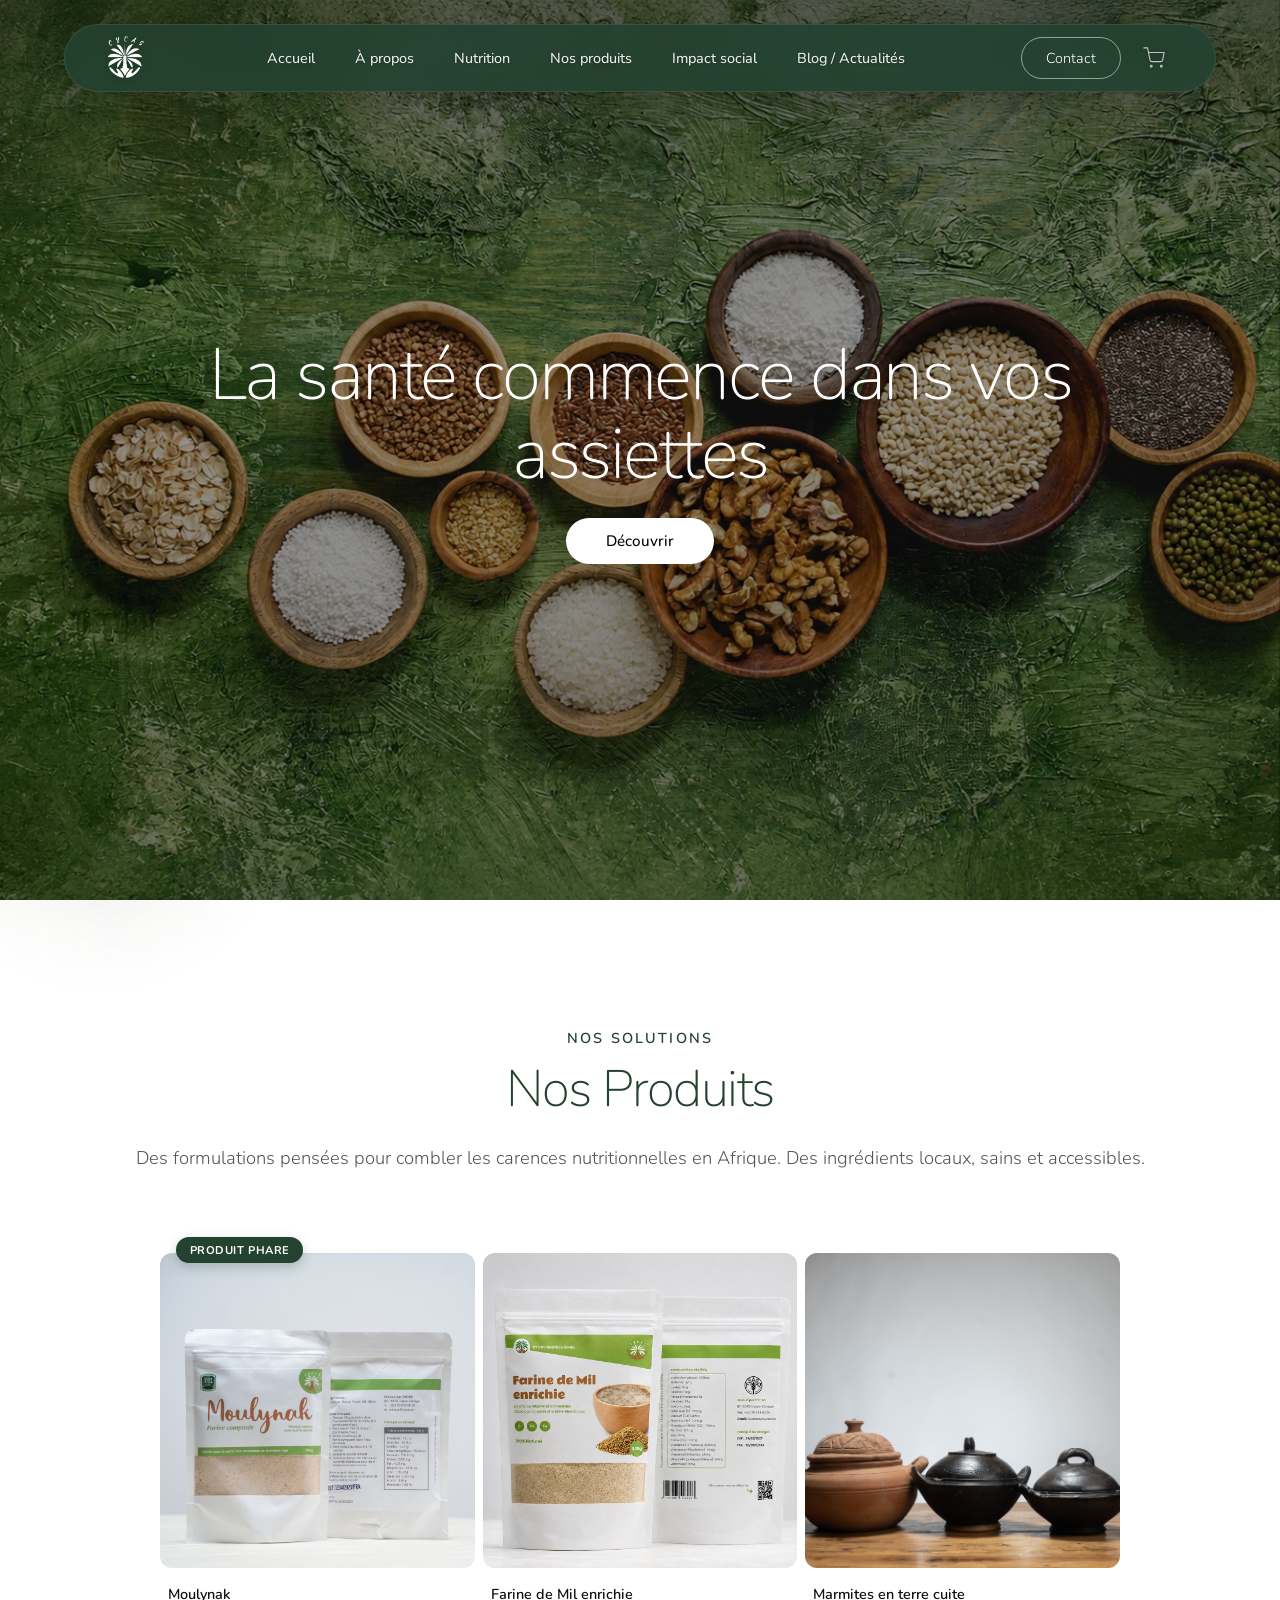
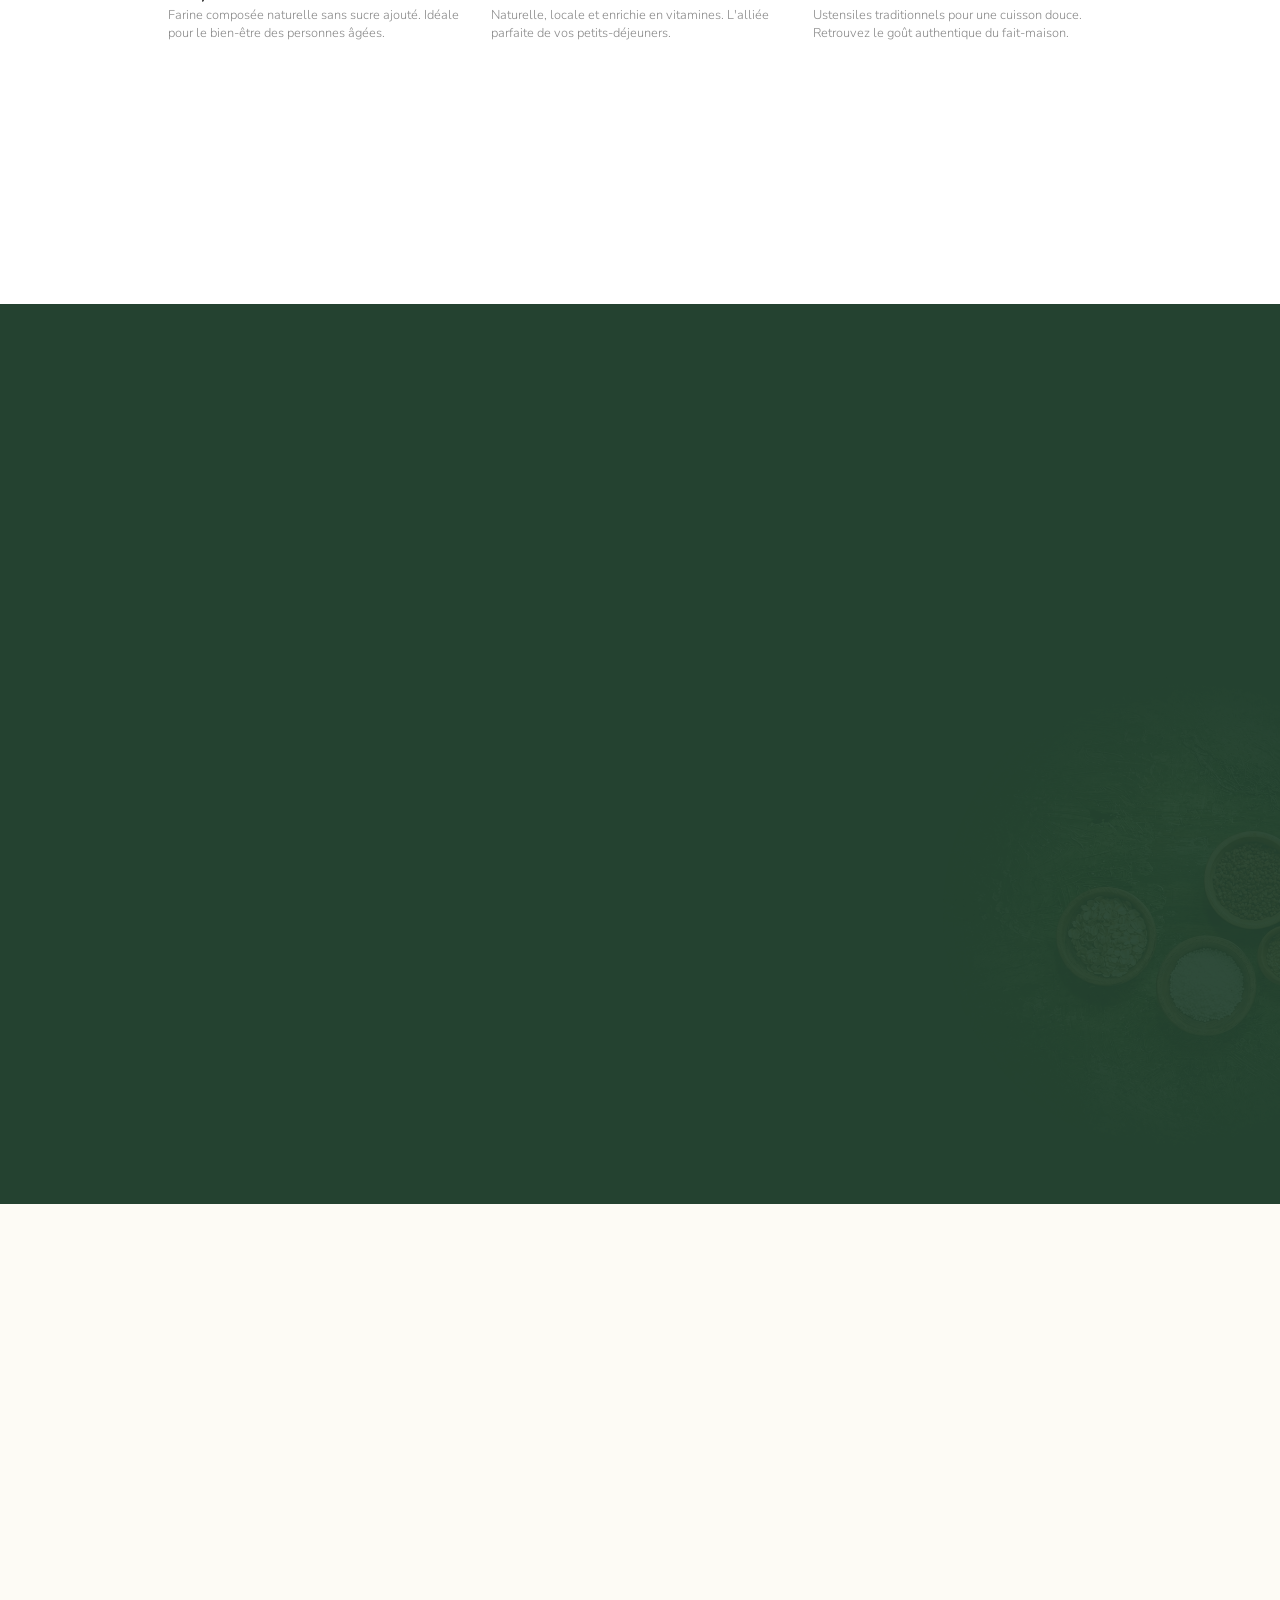
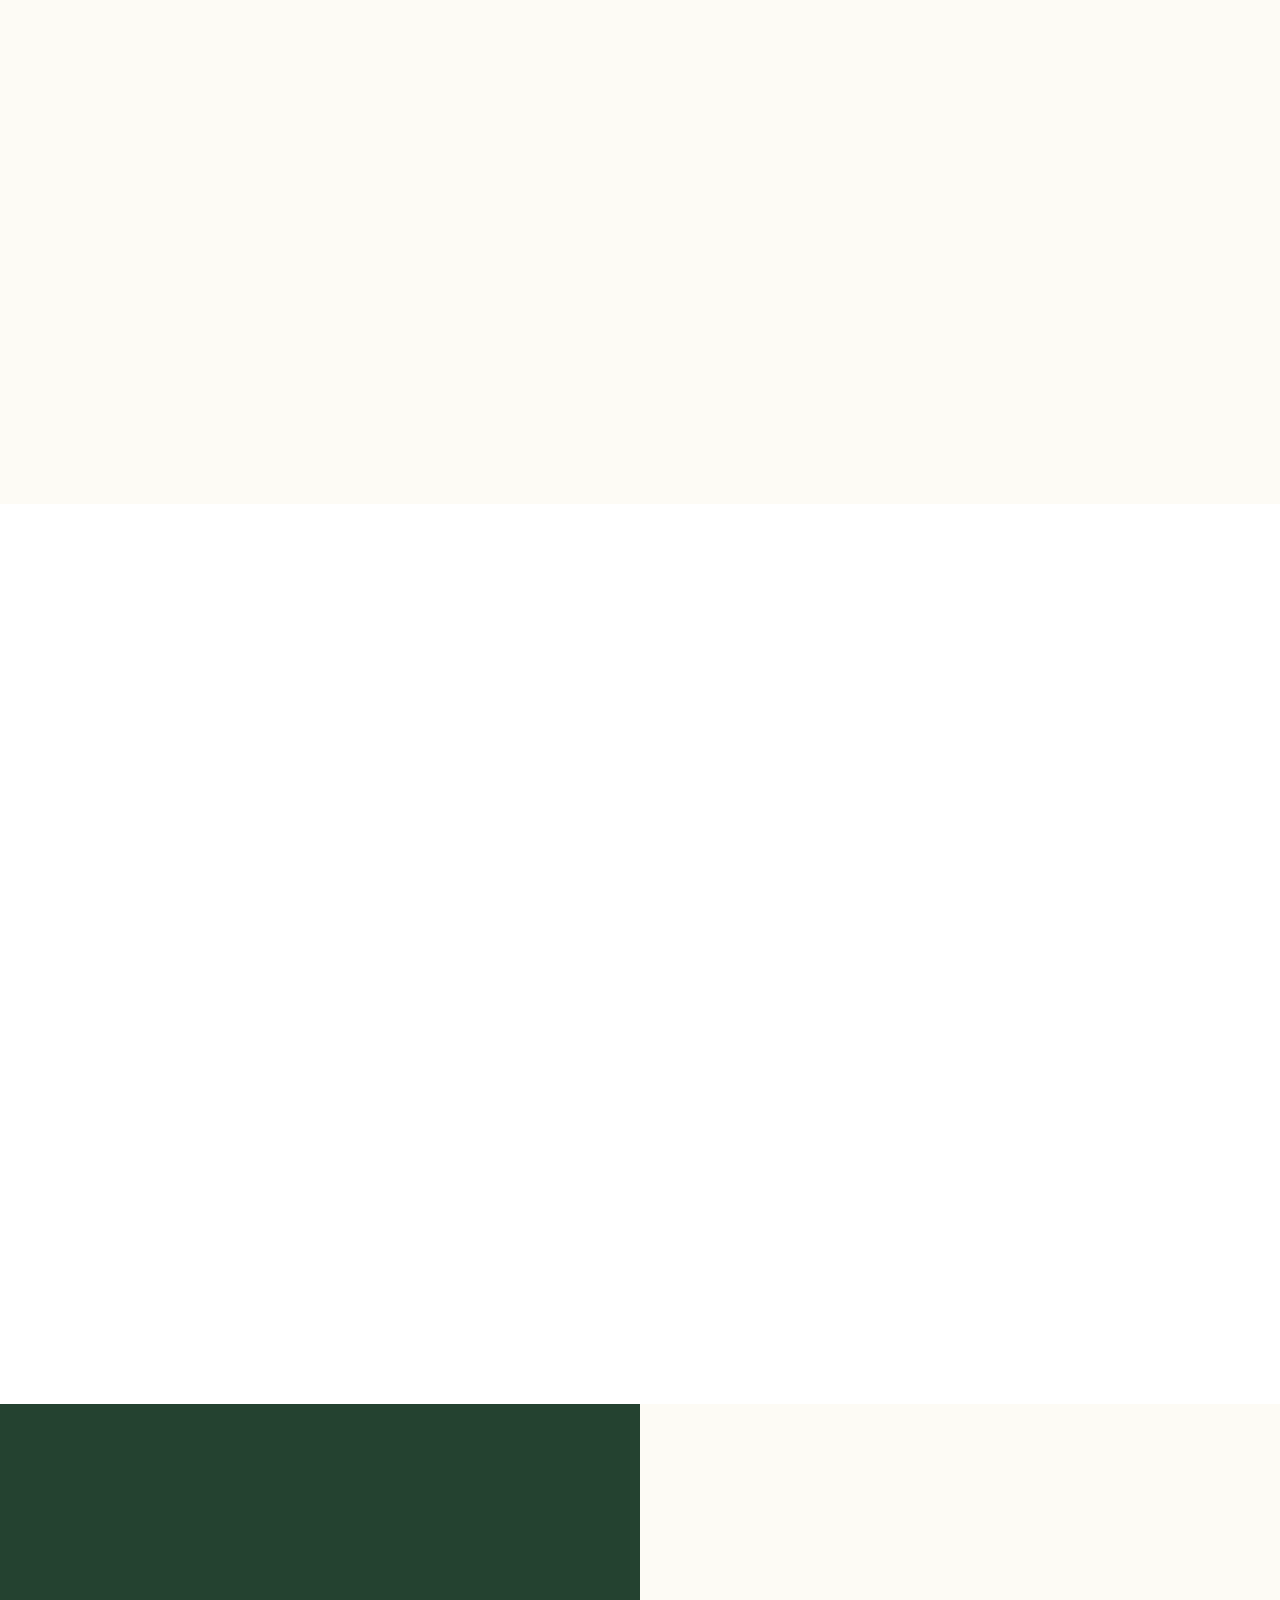
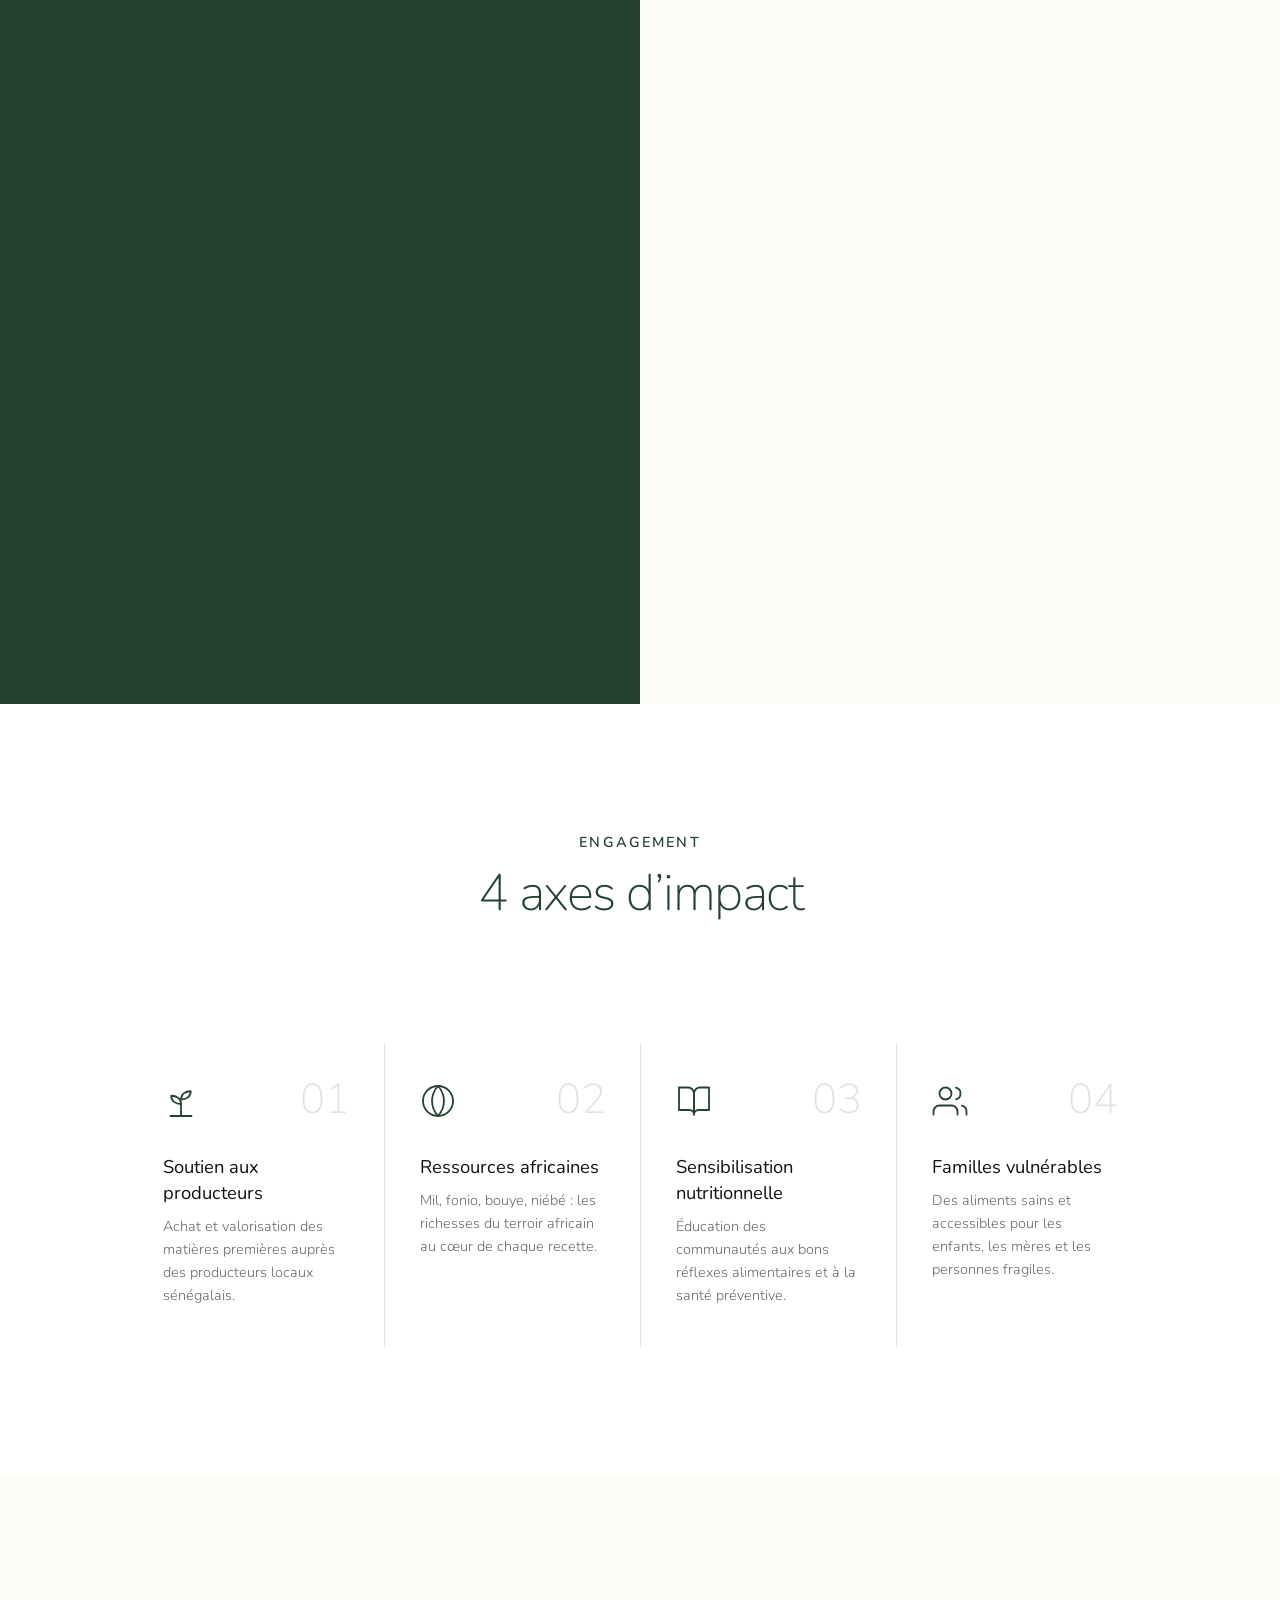
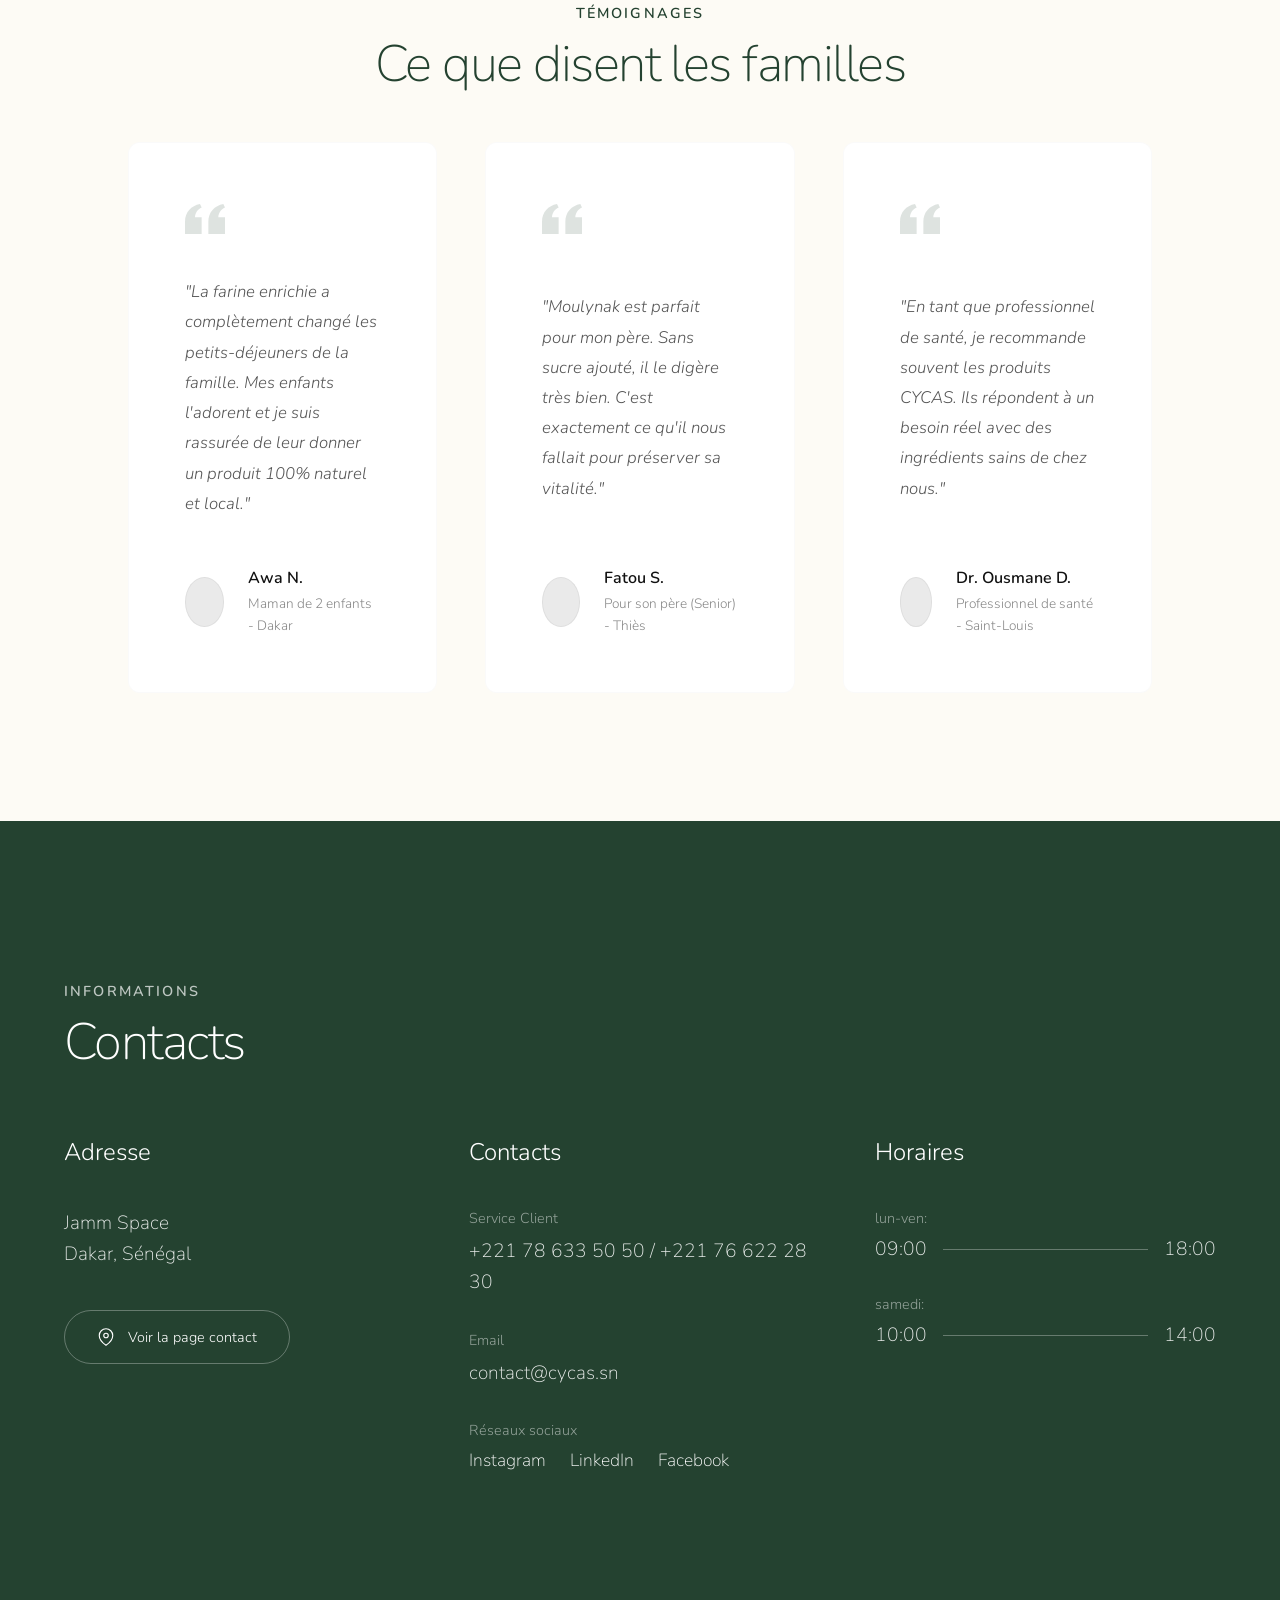
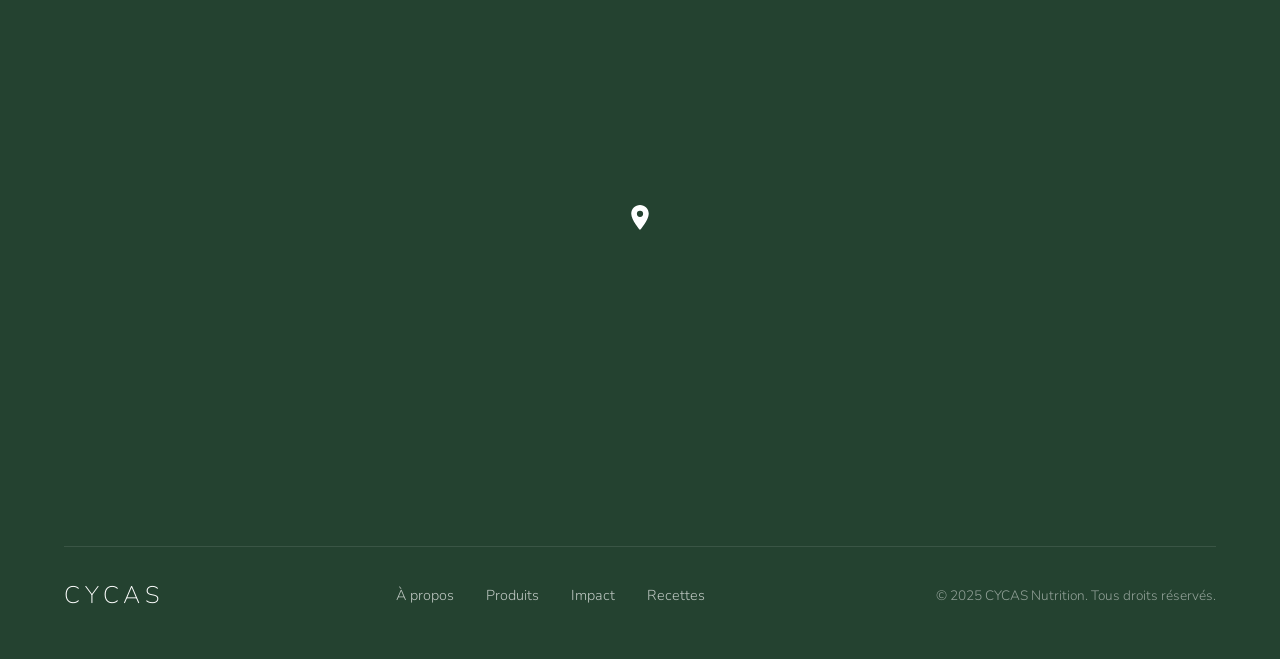
<file: index.html>
<!DOCTYPE html>
<html lang="fr">

<head>
    <meta charset="UTF-8">
    <meta name="viewport" content="width=device-width, initial-scale=1.0">
    <title>Cycas - Prévention Nutritionnelle</title>
    <link rel="stylesheet" href="style.css">
    <link rel="preconnect" href="https://fonts.googleapis.com">
    <link rel="preconnect" href="https://fonts.gstatic.com" crossorigin>
    <link href="https://fonts.googleapis.com/css2?family=Nunito:wght@200;300;400;500;600;700;800;900&display=swap" rel="stylesheet">
</head>

<body>
    <div id="site-loader" class="site-loader">
        <script>
            try {
                if (sessionStorage.getItem('cycas_loader_shown')) {
                    document.currentScript.parentElement.style.display = 'none';
                }
            } catch (e) {}
        </script>
        <div class="loader-content">
            <img src="assets/Logo cycas original.png" alt="CYCAS" class="loader-logo">
            <div class="loader-progress-bar">
                <div class="loader-progress-fill"></div>
            </div>
            <p class="loader-tagline" id="loader-tagline">Bienvenue chez CYCAS, là où la nutrition locale prend soin de votre santé</p>
        </div>
    </div>

    <header class="navbar">
        <div class="logo">
            <a href="index.html" aria-label="Accueil">
                <img src="assets/lg CYCAS blanc.png" alt="CYCAS" class="logo-img">
            </a>
        </div>
        <nav class="nav-links">
            <a href="index.html" class="active">Accueil</a>
            <a href="apropos.html">À propos</a>
            <a href="nutrition.html">Nutrition</a>
            <a href="produits.html">Nos produits</a>
            <a href="impact.html">Impact social</a>
            <a href="blog.html">Blog / Actualités</a>
        </nav>
        <div class="nav-action">
            <a href="contact.html" class="btn-outline">Contact</a>
            <a href="panier.html" class="nav-cart-icon" aria-label="Panier">
                <svg width="22" height="22" viewBox="0 0 24 24" fill="none" stroke="currentColor" stroke-width="1.2" stroke-linecap="round" stroke-linejoin="round">
                    <circle cx="9" cy="21" r="1"/><circle cx="20" cy="21" r="1"/>
                    <path d="M1 1h4l2.68 13.39a2 2 0 0 0 2 1.61h9.72a2 2 0 0 0 2-1.61L23 6H6"/>
                </svg>
                <span class="nav-cart-badge" id="cart-badge">0</span>
            </a>
            <button class="hamburger" id="hamburger" aria-label="Menu" aria-expanded="false">
                <span></span><span></span><span></span>
            </button>
        </div>
    </header>

    <main class="hero">
        <div class="pattern-watermark pattern-tr"></div>
        <div class="pattern-watermark pattern-bl"></div>
        <div class="hero-content">
            <h1 class="hero-title">La santé commence dans vos assiettes</h1>
            <a href="apropos.html" class="btn-primary">Découvrir</a>
        </div>
    </main>

    <section class="products-section section-padding" id="produits">
        <div class="section-header text-center reveal-on-scroll">
            <span class="section-eyebrow">Nos solutions</span>
            <h2 class="section-title" style="color: #111111;">Nos Produits</h2>
            <p class="section-desc">Des formulations pensées pour combler les carences nutritionnelles en Afrique. Des ingrédients locaux, sains et accessibles.</p>
        </div>
        <div class="products-grid reveal-on-scroll" style="transition-delay: 0.1s;">
            <a href="product.html?p=moulynak" class="product-card">
                <span class="minimal-tag">Produit phare</span>
                <div class="product-card-image" style="background-image: url('assets/produits/Moulynak/package.jpg'); background-color: #EAEAEA;">
                    <div class="product-image-hover">
                        <span class="btn-hover-action">Découvrir</span>
                    </div>
                </div>
                <div class="product-card-text">
                    <span class="product-number">Moulynak</span>
                    <p>Farine composée naturelle sans sucre ajouté. Idéale pour le bien-être des personnes âgées.</p>
                </div>
            </a>
            <a href="product.html?p=farine" class="product-card">
                <div class="product-card-image" style="background-image: url('assets/produits/Farine de mil enrichie/Farine de mil enrichie.png'); background-color: #EAEAEA;">
                    <div class="product-image-hover">
                        <span class="btn-hover-action">Découvrir</span>
                    </div>
                </div>
                <div class="product-card-text">
                    <span class="product-number">Farine de Mil enrichie</span>
                    <p>Naturelle, locale et enrichie en vitamines. L'alliée parfaite de vos petits-déjeuners.</p>
                </div>
            </a>
            <a href="product.html?p=marmite" class="product-card">
                <div class="product-card-image" style="background-image: url('assets/produits/Marmite en terre cuite/marmite en terre cuite.jpg'); background-color: #EAEAEA;">
                    <div class="product-image-hover">
                        <span class="btn-hover-action">Découvrir</span>
                    </div>
                </div>
                <div class="product-card-text">
                    <span class="product-number">Marmites en terre cuite</span>
                    <p>Ustensiles traditionnels pour une cuisson douce. Retrouvez le goût authentique du fait-maison.</p>
                </div>
            </a>
        </div>
        
        <div class="products-action reveal-on-scroll">
            <a href="produits.html" class="btn-primary-outline">Voir tous nos produits</a>
        </div>
    </section>

    <section class="problem-section section-padding">
        <div class="pattern-watermark pattern-cr"></div>
        <div class="problem-head reveal-on-scroll">
            <div class="problem-head-left">
                <span class="section-eyebrow">Le Constat</span>
                <h2 class="section-title">La nutrition en Afrique,<br>un défi urgent</h2>
            </div>
            <p class="problem-lead">Ces réalités sont évitables. Une alimentation mieux encadrée, adaptée et accessible change tout&nbsp;: c'est le combat de CYCAS.</p>
        </div>
        <div class="problem-stats reveal-on-scroll" style="transition-delay: 0.15s;">
                <div class="stat-item">
                    <div class="stat-icon">
                        <svg width="28" height="28" viewBox="0 0 24 24" fill="none" stroke="currentColor"
                            stroke-width="1.2">
                            <path d="M17 21v-2a4 4 0 0 0-4-4H5a4 4 0 0 0-4 4v2"></path>
                            <circle cx="9" cy="7" r="4"></circle>
                            <path d="M23 21v-2a4 4 0 0 0-3-3.87"></path>
                            <path d="M16 3.13a4 4 0 0 1 0 7.75"></path>
                        </svg>
                    </div>
                    <span class="stat-number">42%</span>
                    <div class="stat-text-group">
                        <span class="stat-category">Enfants de moins de 5 ans</span>
                        <span class="stat-desc">souffrent de retard de croissance lié à la malnutrition en Afrique
                            subsaharienne</span>
                    </div>
                </div>
                <div class="stat-item">
                    <div class="stat-icon">
                        <svg width="28" height="28" viewBox="0 0 24 24" fill="none" stroke="currentColor"
                            stroke-width="1.2">
                            <path d="M22 12h-4l-3 9L9 3l-3 9H2"></path>
                        </svg>
                    </div>
                    <span class="stat-number">1 <span class="text-sm">sur</span> 3</span>
                    <div class="stat-text-group">
                        <span class="stat-category">Personnes âgées</span>
                        <span class="stat-desc">présente des carences nutritionnelles sévères non diagnostiquées</span>
                    </div>
                </div>
                <div class="stat-item">
                    <div class="stat-icon">
                        <svg width="28" height="28" viewBox="0 0 24 24" fill="none" stroke="currentColor"
                            stroke-width="1.2">
                            <path
                                d="M20.84 4.61a5.5 5.5 0 0 0-7.78 0L12 5.67l-1.06-1.06a5.5 5.5 0 0 0-7.78 7.78l1.06 1.06L12 21.23l7.78-7.78 1.06-1.06a5.5 5.5 0 0 0 0-7.78z">
                            </path>
                        </svg>
                    </div>
                    <span class="stat-number">60%</span>
                    <div class="stat-text-group">
                        <span class="stat-category">Femmes enceintes</span>
                        <span class="stat-desc">sont anémiées faute d'un apport en fer et en acide folique
                            suffisant</span>
                    </div>
                </div>
                <div class="stat-item">
                    <div class="stat-icon">
                        <svg width="28" height="28" viewBox="0 0 24 24" fill="none" stroke="currentColor"
                            stroke-width="1.2">
                            <path
                                d="M10.29 3.86L1.82 18a2 2 0 0 0 1.71 3h16.94a2 2 0 0 0 1.71-3L13.71 3.86a2 2 0 0 0-3.42 0z">
                            </path>
                            <line x1="12" y1="9" x2="12" y2="13"></line>
                            <line x1="12" y1="17" x2="12.01" y2="17"></line>
                        </svg>
                    </div>
                    <span class="stat-number">2x <span class="text-sm">plus</span></span>
                    <div class="stat-text-group">
                        <span class="stat-category">Adultes en milieu urbain</span>
                        <span class="stat-desc">risque de maladies chroniques (diabète, hypertension) lié aux mauvaises
                            habitudes alimentaires</span>
                    </div>
                </div>
        </div>
    </section>

    <section class="vision-section section-padding">
        <div class="pattern-watermark pattern-tl"></div>
        <div class="section-header text-center reveal-on-scroll">
            <span class="section-eyebrow">Née d'un constat simple</span>
            <h2 class="section-title" style="color: #111111;">En Afrique, mieux se nourrir ne devrait pas être un luxe</h2>
            <p class="section-desc text-justify">CYCAS est une marque sénégalaise de nutrition préventive fondée par le Dr Maimouna Diop Ly, convaincue que l'alimentation est le levier de santé le plus puissant, et le plus sous-estimé.</p>
        </div>

        <div class="vision-cards">
            <div class="vision-card reveal-on-scroll" style="transition-delay: 0.1s;">
                <div class="vision-icon anim-sway">
                    <svg width="32" height="32" viewBox="0 0 24 24" fill="none" stroke="currentColor" stroke-width="1.2"
                        stroke-linecap="round" stroke-linejoin="round">
                        <path d="M11 20A7 7 0 0 1 9.8 6.1C15.5 5 17 4.48 19 2c1 2 2 4.18 2 8 0 5.5-4.78 10-10 10Z">
                        </path>
                        <path d="M2 21c0-3 1.85-5.36 5.08-6C9.5 14.52 12 13 13 12"></path>
                    </svg>
                </div>
                <h3>Un besoin réel,<br>une réponse locale</h3>
                <p>Face à l'augmentation des maladies liées à la nutrition et aux habitudes alimentaires qui se
                    dégradent, CYCAS est née pour proposer une alternative : des solutions nutritionnelles formulées à
                    partir d'ingrédients locaux, accessibles et pensées pour les familles africaines.</p>
            </div>

            <div class="vision-card reveal-on-scroll" style="transition-delay: 0.2s;">
                <div class="vision-icon anim-pulse-icon">
                    <svg width="32" height="32" viewBox="0 0 24 24" fill="none" stroke="currentColor" stroke-width="1.2"
                        stroke-linecap="round" stroke-linejoin="round">
                        <circle cx="12" cy="12" r="10"></circle>
                        <circle cx="12" cy="12" r="6"></circle>
                        <circle cx="12" cy="12" r="2"></circle>
                    </svg>
                </div>
                <h3>Une approche fondée<br>sur la science</h3>
                <p>Chaque produit, chaque conseil, chaque programme CYCAS repose sur une expertise nutritionnelle
                    rigoureuse. Notre objectif : rendre la science de la nutrition utile au quotidien, pas réservée aux
                    spécialistes.</p>
            </div>

            <div class="vision-card reveal-on-scroll" style="transition-delay: 0.3s;">
                <div class="vision-icon anim-spin-slow">
                    <svg width="32" height="32" viewBox="0 0 24 24" fill="none" stroke="currentColor" stroke-width="1.2"
                        stroke-linecap="round" stroke-linejoin="round">
                        <circle cx="8" cy="12" r="5"></circle>
                        <circle cx="16" cy="12" r="5"></circle>
                    </svg>
                </div>
                <h3>Un accompagnement<br>sur le long terme</h3>
                <p>CYCAS ne vend pas juste des produits. Nous accompagnons les familles à travers l'éducation
                    nutritionnelle, des recettes adaptées et un suivi accessible, pour que de meilleures habitudes
                    s'installent durablement.</p>
            </div>
        </div>

        <div class="vision-cta reveal-on-scroll" style="transition-delay: 0.4s;">
            <a href="#" class="btn-green">Découvrir notre histoire &rarr;</a>
        </div>
    </section>

    <section class="ceo-section">
        <div class="ceo-top reveal-on-scroll">
            <div class="ceo-image-wrapper">
                <div class="ceo-image-bg"></div>
                <div class="ceo-image-placeholder"></div>
            </div>
            <div class="ceo-top-text">
                <span class="section-eyebrow">Fondatrice & Spécialiste en Santé Publique et Nutrition</span>
                <div class="ceo-quote">
                    <span class="quote-mark">“</span>
                    <blockquote>
                        L’alimentation est la première médecine. En Afrique, nous avons toutes les ressources pour bien nous nourrir, il manquait juste les bonnes solutions.
                    </blockquote>
                </div>
                <div class="ceo-name-group">
                    <h3>Dr Maimouna Diop Ly</h3>
                    <span class="ceo-role">Docteure en Santé Publique et Nutrition - Fondatrice de CYCAS</span>
                    <div style="margin-top: 2rem;">
                        <a href="apropos.html#founder" class="btn-green-solid">Découvrir son parcours &rarr;</a>
                    </div>
                </div>
            </div>
        </div>
    </section>

    <section class="split-impact-section" id="impact">
        <div class="impact-half impact-left-side">
            <div class="impact-half-content reveal-on-scroll">
                <span class="section-eyebrow">Notre Impact</span>
                <h2 class="section-title">Un engagement au-delà de la nutrition</h2>
                <p class="lead-text text-justify" style="color: rgba(255,255,255,0.8);">CYCAS s’engage dans la valorisation des producteurs locaux, la promotion d’une alimentation durable et la sensibilisation des communautés aux enjeux nutritionnels. À travers ses activités, l’entreprise contribue à améliorer la santé des populations, à soutenir les familles vulnérables et à encourager une meilleure utilisation des ressources alimentaires locales.</p>
            </div>
        </div>
        
        <div class="impact-half impact-right-side">
            <div class="impact-half-content reveal-on-scroll" style="transition-delay: 0.2s;">
                <div class="impact-block">
                    <h3>Impact social au Sénégal</h3>
                    <p class="text-justify">CYCAS participe à la transformation des produits locaux en solutions nutritionnelles accessibles, adaptées aux besoins des enfants, femmes enceintes, allaitantes et personnes fragiles. Son action s’inscrit dans une dynamique de santé préventive, d’éducation et de développement communautaire.</p>
                </div>
                <div class="impact-separator"></div>
                <div class="impact-block">
                    <h3>Impact pour les femmes</h3>
                    <p class="text-justify">CYCAS valorise les productrices, soutient leur activité économique et favorise leur autonomisation via l'intégration des ressources locales. Elle contribue à la santé des mères, reliant ainsi nutrition, inclusion et empowerment féminin.</p>
                </div>
            </div>
        </div>
    </section>

    <section class="axes-section section-padding" id="axes">
        <div class="section-header text-center reveal-on-scroll">
            <span class="section-eyebrow">Engagement</span>
            <h2 class="section-title">4 axes d’impact</h2>
        </div>
        <div class="axes-grid reveal-on-scroll" style="transition-delay: 0.1s;">

            <!-- Axe 1 : Soutien aux producteurs -->
            <div class="axes-item">
                <div class="axes-item-head">
                    <div class="axes-icon">
                        <svg viewBox="0 0 24 24" fill="none" stroke="currentColor" stroke-width="1.2" stroke-linecap="round" stroke-linejoin="round"><path d="M12 22v-8"/><path d="M12 14c0-3.5-2.8-5.5-6.5-5.5 0 3.5 2.8 5.5 6.5 5.5z"/><path d="M12 11c0-3.5 2.8-5.5 6.5-5.5 0 3.5-2.8 5.5-6.5 5.5z"/><path d="M5 22h14"/></svg>
                    </div>
                    <span class="axes-number">01</span>
                </div>
                <h4>Soutien aux producteurs</h4>
                <p>Achat et valorisation des matières premières auprès des producteurs locaux sénégalais.</p>
            </div>

            <!-- Axe 2 : Ressources africaines -->
            <div class="axes-item">
                <div class="axes-item-head">
                    <div class="axes-icon">
                        <svg viewBox="0 0 24 24" fill="none" stroke="currentColor" stroke-width="1.2" stroke-linecap="round" stroke-linejoin="round"><circle cx="12" cy="12" r="10"/><path d="M12 2a15.3 15.3 0 0 1 4 10 15.3 15.3 0 0 1-4 10 15.3 15.3 0 0 1-4-10 15.3 15.3 0 0 1 4-10z"/></svg>
                    </div>
                    <span class="axes-number">02</span>
                </div>
                <h4>Ressources africaines</h4>
                <p>Mil, fonio, bouye, niébé : les richesses du terroir africain au cœur de chaque recette.</p>
            </div>

            <!-- Axe 3 : Sensibilisation nutritionnelle -->
            <div class="axes-item">
                <div class="axes-item-head">
                    <div class="axes-icon">
                        <svg viewBox="0 0 24 24" fill="none" stroke="currentColor" stroke-width="1.2" stroke-linecap="round" stroke-linejoin="round"><path d="M2 3h6a4 4 0 0 1 4 4v14a3 3 0 0 0-3-3H2z"/><path d="M22 3h-6a4 4 0 0 0-4 4v14a3 3 0 0 1 3-3h7z"/></svg>
                    </div>
                    <span class="axes-number">03</span>
                </div>
                <h4>Sensibilisation nutritionnelle</h4>
                <p>Éducation des communautés aux bons réflexes alimentaires et à la santé préventive.</p>
            </div>

            <!-- Axe 4 : Familles vulnérables -->
            <div class="axes-item">
                <div class="axes-item-head">
                    <div class="axes-icon">
                        <svg viewBox="0 0 24 24" fill="none" stroke="currentColor" stroke-width="1.2" stroke-linecap="round" stroke-linejoin="round"><path d="M17 21v-2a4 4 0 0 0-4-4H5a4 4 0 0 0-4 4v2"/><circle cx="9" cy="7" r="4"/><path d="M23 21v-2a4 4 0 0 0-3-3.87"/><path d="M16 3.13a4 4 0 0 1 0 7.75"/></svg>
                    </div>
                    <span class="axes-number">04</span>
                </div>
                <h4>Familles vulnérables</h4>
                <p>Des aliments sains et accessibles pour les enfants, les mères et les personnes fragiles.</p>
            </div>

        </div>
    </section>

    <!-- TÉMOIGNAGES SECTION -->
    <section class="testimonials-section section-padding">
        <div class="section-header text-center reveal-on-scroll">
            <span class="section-eyebrow">Témoignages</span>
            <h2 class="section-title" style="color: #111111;">Ce que disent les familles</h2>
        </div>
        
        <div class="testimonials-grid reveal-on-scroll" style="transition-delay: 0.1s;">
            <!-- Testimonial 1 -->
            <div class="testimonial-card">
                <div class="quote-icon">
                    <svg viewBox="0 0 24 24" fill="currentColor" stroke="none"><path d="M14.017 21v-7.391c0-5.704 3.731-9.57 8.983-10.609l.995 2.151c-2.432.917-3.995 3.638-3.995 5.849h4v10h-9.983zm-14.017 0v-7.391c0-5.704 3.748-9.57 9-10.609l.996 2.151c-2.433.917-3.996 3.638-3.996 5.849h3.983v10h-9.983z"/></svg>
                </div>
                <p class="testimonial-text">"La farine enrichie a complètement changé les petits-déjeuners de la famille. Mes enfants l'adorent et je suis rassurée de leur donner un produit 100% naturel et local."</p>
                <div class="testimonial-author">
                    <div class="author-photo" style="background-color: #EAEAEA;"></div>
                    <div class="author-info">
                        <h4>Awa N.</h4>
                        <span>Maman de 2 enfants - Dakar</span>
                    </div>
                </div>
            </div>

            <!-- Testimonial 2 -->
            <div class="testimonial-card">
                <div class="quote-icon">
                    <svg viewBox="0 0 24 24" fill="currentColor" stroke="none"><path d="M14.017 21v-7.391c0-5.704 3.731-9.57 8.983-10.609l.995 2.151c-2.432.917-3.995 3.638-3.995 5.849h4v10h-9.983zm-14.017 0v-7.391c0-5.704 3.748-9.57 9-10.609l.996 2.151c-2.433.917-3.996 3.638-3.996 5.849h3.983v10h-9.983z"/></svg>
                </div>
                <p class="testimonial-text">"Moulynak est parfait pour mon père. Sans sucre ajouté, il le digère très bien. C'est exactement ce qu'il nous fallait pour préserver sa vitalité."</p>
                <div class="testimonial-author">
                    <div class="author-photo" style="background-color: #EAEAEA;"></div>
                    <div class="author-info">
                        <h4>Fatou S.</h4>
                        <span>Pour son père (Senior) - Thiès</span>
                    </div>
                </div>
            </div>

            <!-- Testimonial 3 -->
            <div class="testimonial-card">
                <div class="quote-icon">
                    <svg viewBox="0 0 24 24" fill="currentColor" stroke="none"><path d="M14.017 21v-7.391c0-5.704 3.731-9.57 8.983-10.609l.995 2.151c-2.432.917-3.995 3.638-3.995 5.849h4v10h-9.983zm-14.017 0v-7.391c0-5.704 3.748-9.57 9-10.609l.996 2.151c-2.433.917-3.996 3.638-3.996 5.849h3.983v10h-9.983z"/></svg>
                </div>
                <p class="testimonial-text">"En tant que professionnel de santé, je recommande souvent les produits CYCAS. Ils répondent à un besoin réel avec des ingrédients sains de chez nous."</p>
                <div class="testimonial-author">
                    <div class="author-photo" style="background-color: #EAEAEA;"></div>
                    <div class="author-info">
                        <h4>Dr. Ousmane D.</h4>
                        <span>Professionnel de santé - Saint-Louis</span>
                    </div>
                </div>
            </div>
        </div>
    </section>

    <!-- FOOTER / CONTACTS -->
    <footer class="site-footer-new" id="contact">
        <div class="footer-container">
            <div class="section-header" style="margin-bottom: 4rem;">
                <span class="section-eyebrow" style="color: rgba(255,255,255,0.7) !important;">Informations</span>
                <h2 class="section-title" style="color: #fff !important; margin-bottom: 0 !important;">Contacts</h2>
            </div>
            
            <div class="contact-grid reveal-on-scroll" style="transition-delay: 0.1s;">
                <!-- Column 1: Address -->
                <div class="contact-col">
                    <h4>Adresse</h4>
                    <p class="contact-detail">Jamm Space<br>Dakar, Sénégal</p>
                    <a href="contact.html" class="btn-map-outline">
                        <svg width="18" height="18" viewBox="0 0 24 24" fill="none" stroke="currentColor" stroke-width="1.5"><path d="M21 10c0 7-9 13-9 13s-9-6-9-13a9 9 0 0 1 18 0z"></path><circle cx="12" cy="10" r="3"></circle></svg>
                        Voir la page contact
                    </a>
                </div>

                <!-- Column 2: Phones / Email -->
                <div class="contact-col">
                    <h4>Contacts</h4>
                    <div class="contact-item">
                        <span class="contact-sub">Service Client</span>
                        <p class="contact-detail"><a href="tel:+221786335050">+221 78 633 50 50</a> / <a href="tel:+221766222830">+221 76 622 28 30</a></p>
                    </div>
                    <div class="contact-item">
                        <span class="contact-sub">Email</span>
                        <p class="contact-detail"><a href="mailto:contact@cycas.sn">contact@cycas.sn</a></p>
                    </div>
                    <div class="contact-item">
                        <span class="contact-sub">Réseaux sociaux</span>
                        <div class="social-links-new">
                            <a href="#">Instagram</a>
                            <a href="#">LinkedIn</a>
                            <a href="#">Facebook</a>
                        </div>
                    </div>
                </div>

                <!-- Column 3: Schedule -->
                <div class="contact-col">
                    <h4>Horaires</h4>
                    <div class="schedule-item">
                        <span class="contact-sub">lun-ven:</span>
                        <div class="schedule-time">
                            <span>09:00</span>
                            <div class="schedule-line"></div>
                            <span>18:00</span>
                        </div>
                    </div>
                    <div class="schedule-item">
                        <span class="contact-sub">samedi:</span>
                        <div class="schedule-time">
                            <span>10:00</span>
                            <div class="schedule-line"></div>
                            <span>14:00</span>
                        </div>
                    </div>
                </div>
            </div>

            <!-- Map Embed -->
            <div class="contact-map reveal-on-scroll" style="transition-delay: 0.2s;">
                <iframe src="https://maps.google.com/maps?q=Jamm%20Space,%20Dakar,%20Senegal&t=&z=15&ie=UTF8&iwloc=&output=embed" width="100%" height="450" style="border:0; border-radius: 12px; margin-top: 2rem; box-shadow: 0 4px 12px rgba(0,0,0,0.05);" allowfullscreen="" loading="lazy"></iframe>
            </div>

            <div class="footer-bottom-new">
                <div class="footer-logo">CYCAS</div>
                <div class="footer-nav-new">
                    <a href="apropos.html">À propos</a>
                    <a href="produits.html">Produits</a>
                    <a href="impact.html">Impact</a>
                    <a href="nutrition.html">Recettes</a>
                </div>
                <p>&copy; 2025 CYCAS Nutrition. Tous droits réservés.</p>
            </div>
        </div>
    </footer>

    <script>
        // Reveal elements on scroll
        document.addEventListener('DOMContentLoaded', () => {
            const observer = new IntersectionObserver((entries) => {
                entries.forEach((entry) => {
                    if (entry.isIntersecting) {
                        entry.target.classList.add('is-visible');
                    }
                });
            }, { threshold: 0.1, rootMargin: "0px 0px -50px 0px" });

            document.querySelectorAll('.reveal-on-scroll').forEach((el) => {
                observer.observe(el);
            });
        });
    </script>
    <script src="nav.js"></script>
</body>

</html>
</file>
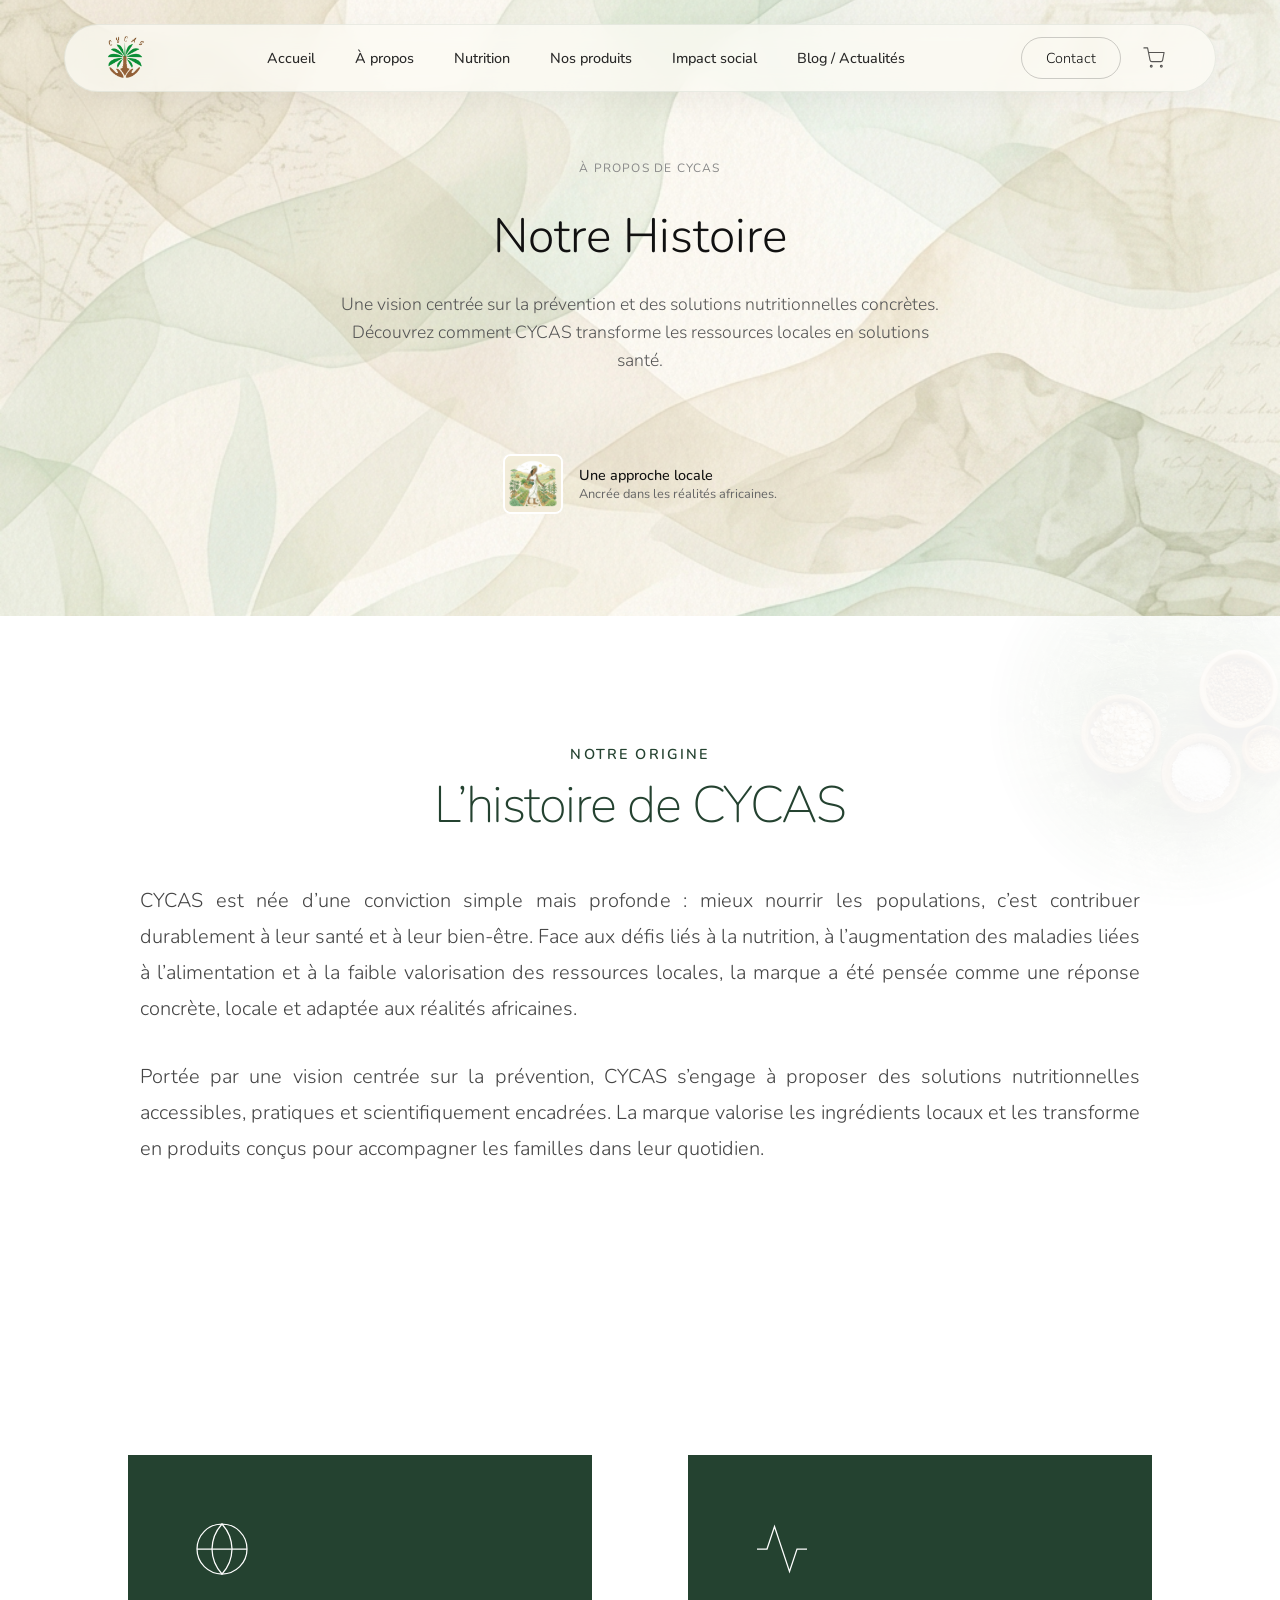
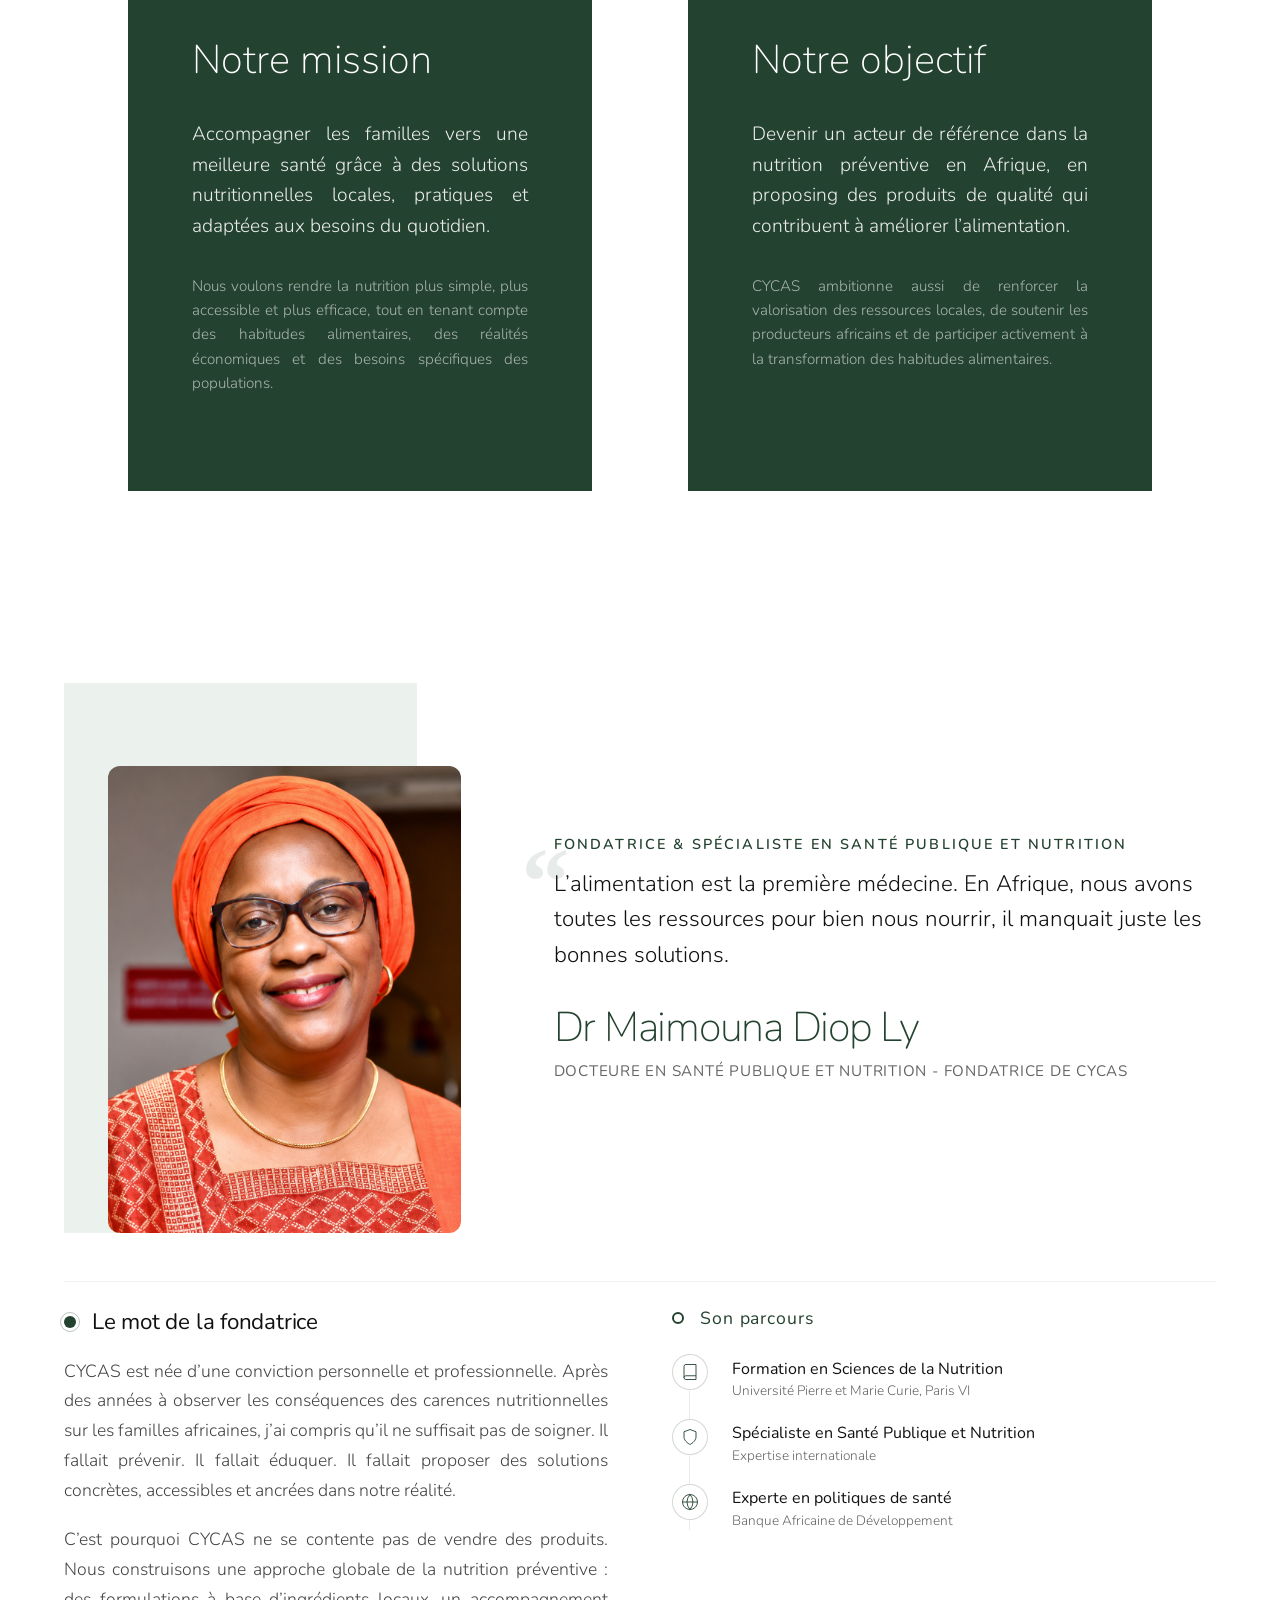
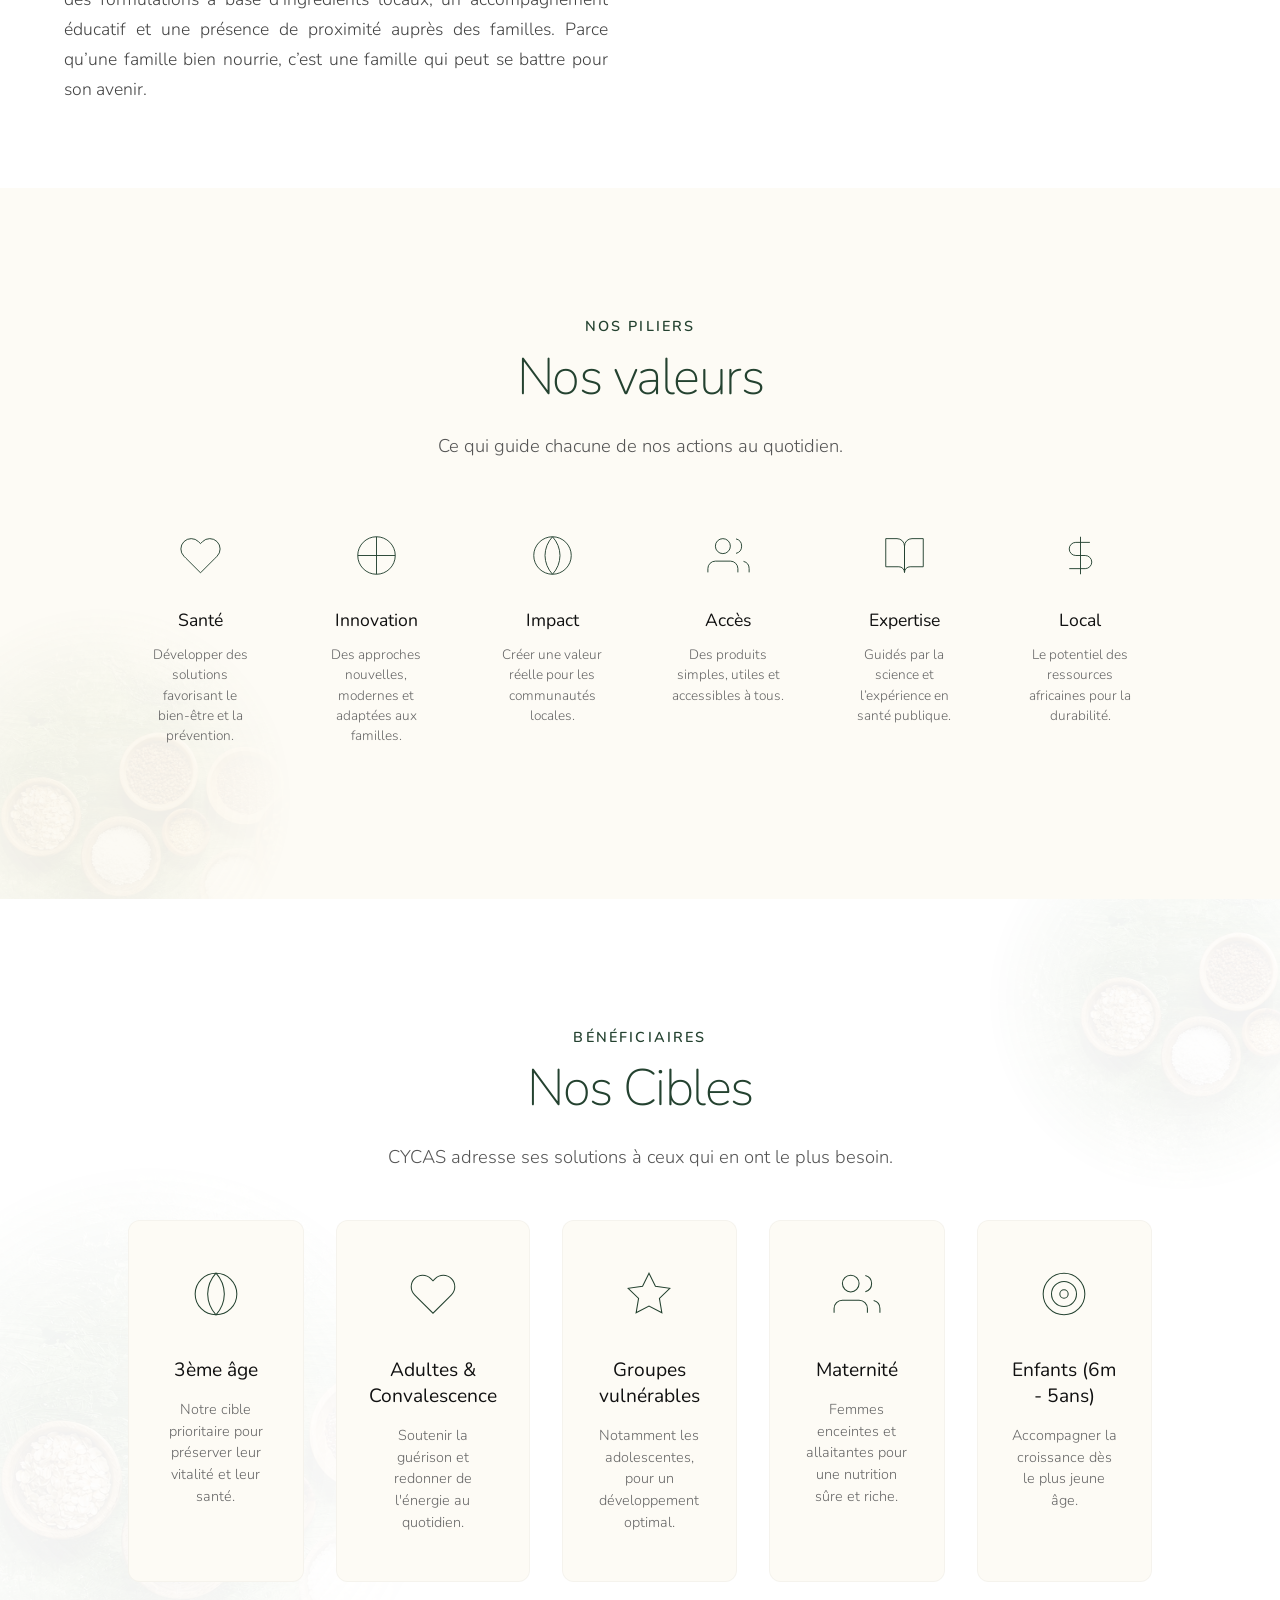
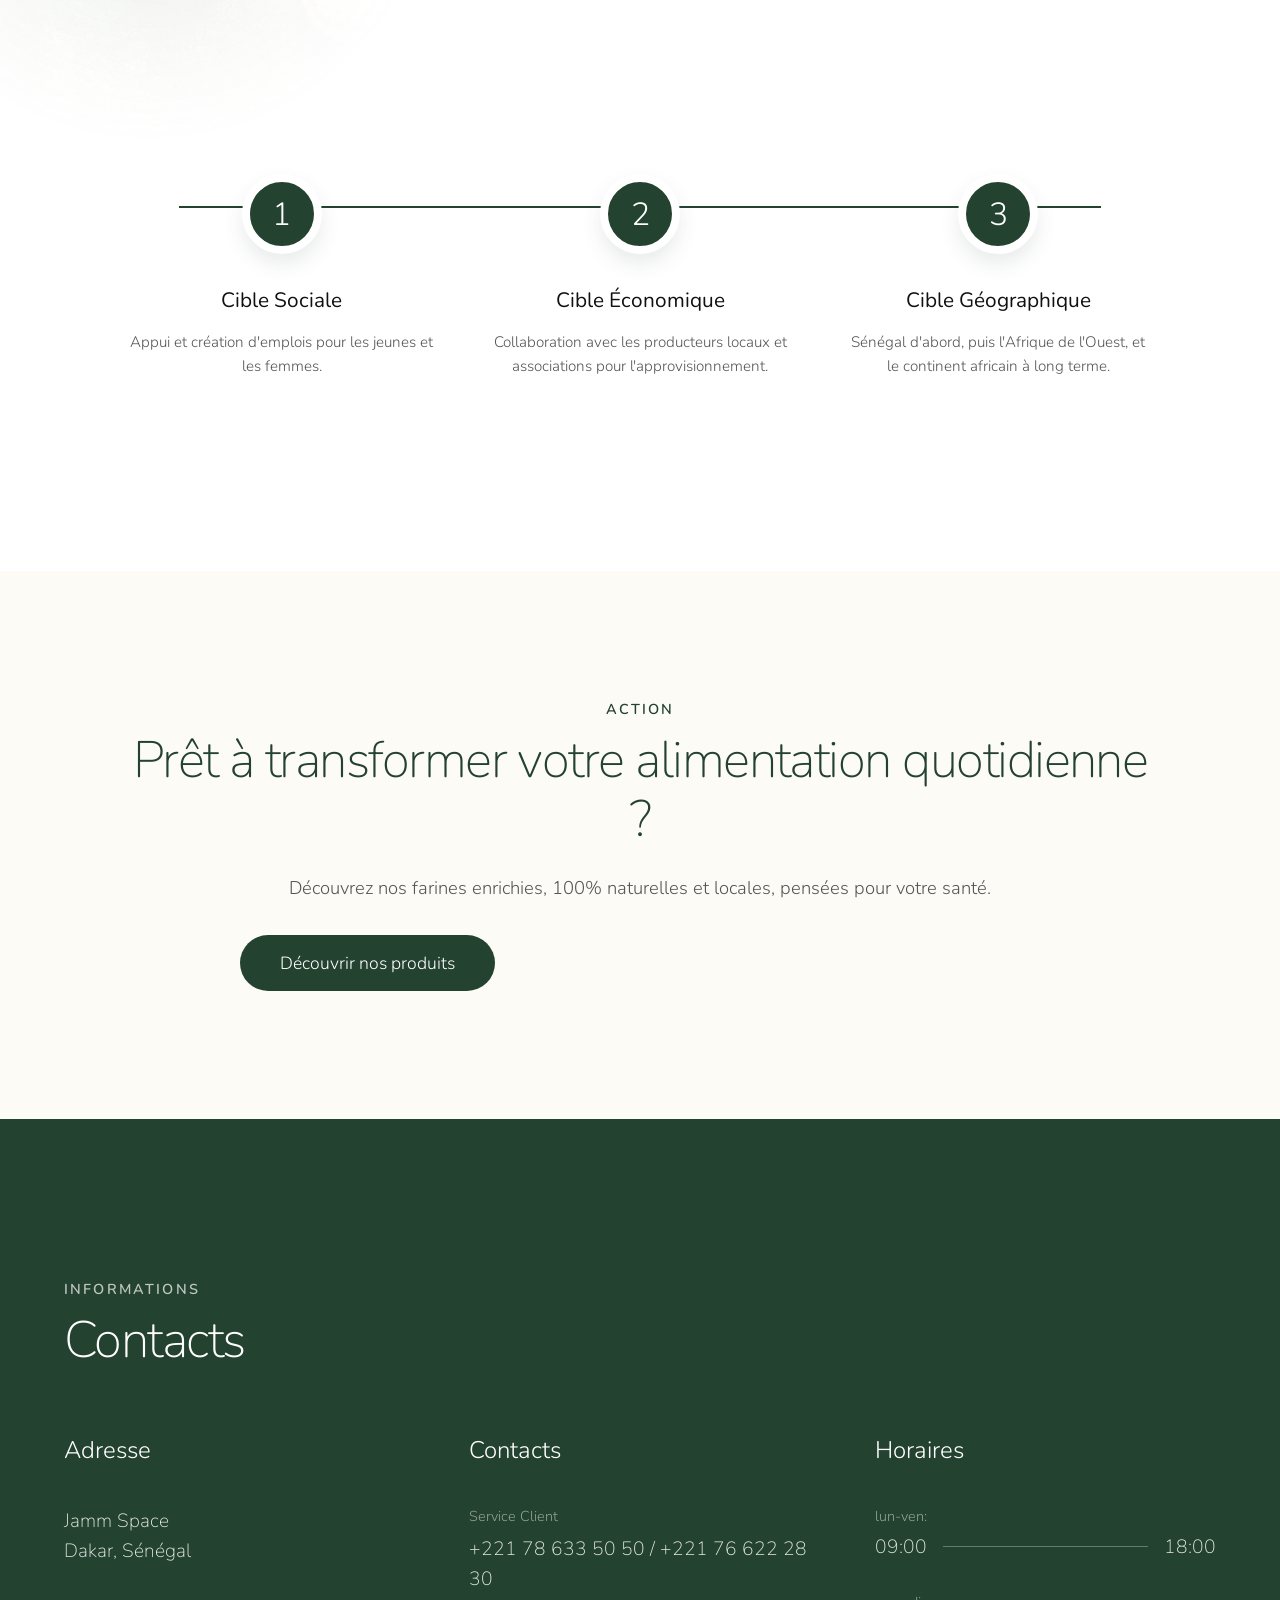
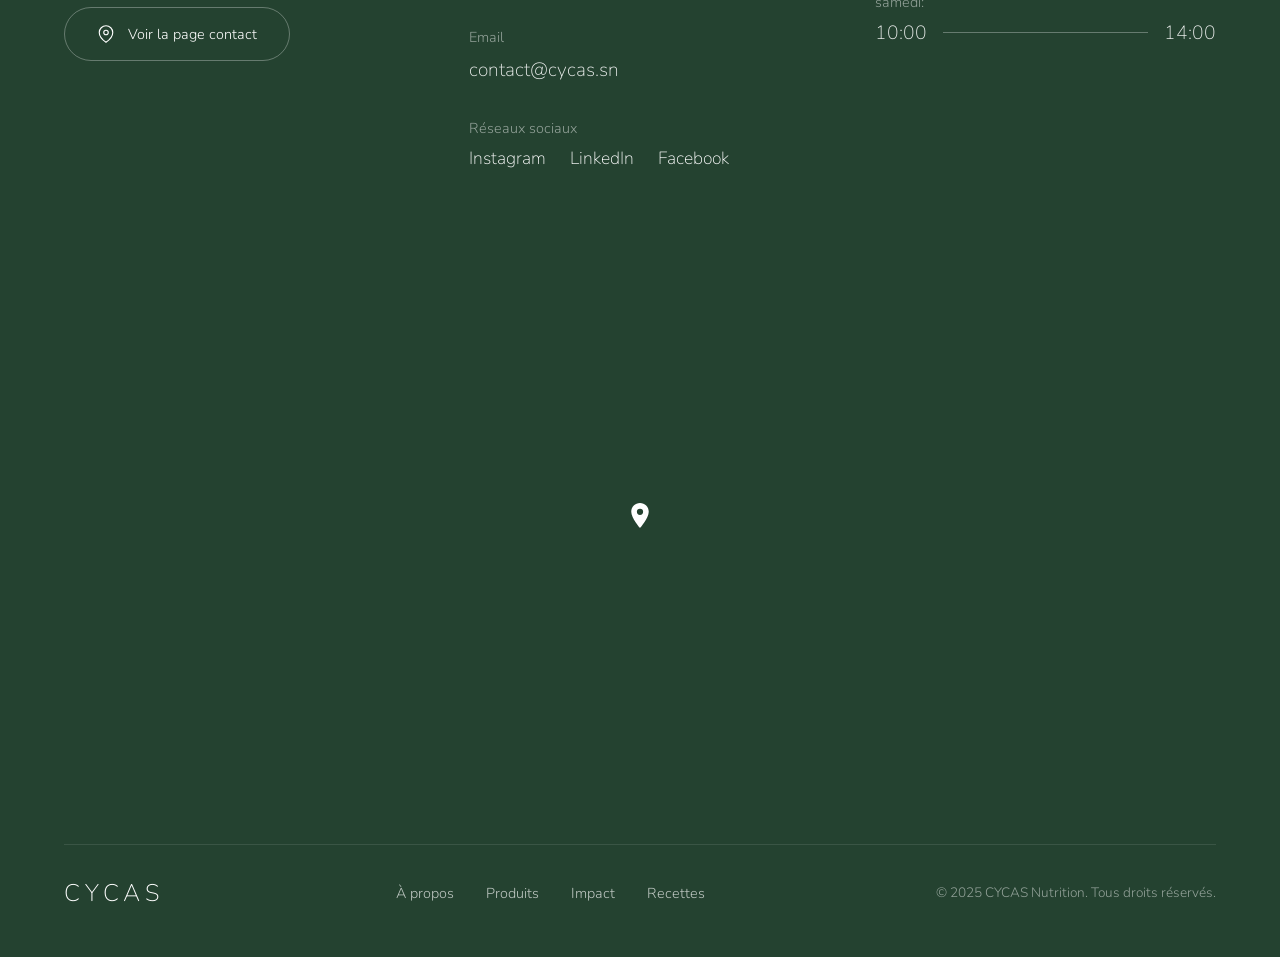
<file: apropos.html>
<!DOCTYPE html>
<html lang="fr">
<head>
    <meta charset="UTF-8">
    <meta name="viewport" content="width=device-width, initial-scale=1.0">
    <title>À propos - CYCAS Nutrition</title>
    <link rel="stylesheet" href="style.css">
    <link href="https://fonts.googleapis.com/css2?family=Nunito:wght@200;300;400;500;600;700;800;900&display=swap" rel="stylesheet">
</head>
<body class="page-apropos">
    <div id="site-loader" class="site-loader">
        <script>
            try {
                if (sessionStorage.getItem('cycas_loader_shown')) {
                    document.currentScript.parentElement.style.display = 'none';
                }
            } catch (e) {}
        </script>
        <div class="loader-content">
            <img src="assets/Logo cycas original.png" alt="CYCAS" class="loader-logo">
            <div class="loader-progress-bar">
                <div class="loader-progress-fill"></div>
            </div>
            <p class="loader-tagline" id="loader-tagline">Bienvenue chez CYCAS, là où la nutrition locale prend soin de votre santé</p>
        </div>
    </div>

    <nav class="navbar navbar-light">
        <div class="logo">
            <a href="index.html" aria-label="Accueil">
                <img src="assets/Logo cycas original.png" alt="CYCAS" class="logo-img">
            </a>
        </div>
        <div class="nav-links">
            <a href="index.html">Accueil</a>
            <a href="apropos.html" class="active">À propos</a>
            <a href="nutrition.html">Nutrition</a>
            <a href="produits.html">Nos produits</a>
            <a href="impact.html">Impact social</a>
            <a href="blog.html">Blog / Actualités</a>
        </div>
        <div class="nav-action">
            <a href="contact.html" class="btn-outline">Contact</a>
            <a href="panier.html" class="nav-cart-icon" aria-label="Panier">
                <svg width="22" height="22" viewBox="0 0 24 24" fill="none" stroke="currentColor" stroke-width="1.2" stroke-linecap="round" stroke-linejoin="round">
                    <circle cx="9" cy="21" r="1"/><circle cx="20" cy="21" r="1"/>
                    <path d="M1 1h4l2.68 13.39a2 2 0 0 0 2 1.61h9.72a2 2 0 0 0 2-1.61L23 6H6"/>
                </svg>
                <span class="nav-cart-badge" id="cart-badge">0</span>
            </a>
            <button class="hamburger" id="hamburger" aria-label="Menu" aria-expanded="false">
                <span></span><span></span><span></span>
            </button>
        </div>
    </nav>

    <header class="nutrition-hero-banner bg-apropos reveal-on-scroll">
        <div class="hero-banner-inner">
            <span class="eyebrow-text">À PROPOS DE CYCAS</span>
            <h1>Notre Histoire</h1>
            <p>Une vision centrée sur la prévention et des solutions nutritionnelles concrètes. Découvrez comment CYCAS transforme les ressources locales en solutions santé.</p>
            
            <div class="ebook-mini-promo" style="margin-top: 2rem;">
                <img src="assets/illustrations/apropos_illustration.png" alt="Illustration A Propos" class="ebook-avatar" style="border-radius: 8px; width: 60px; height: 60px;">
                <div class="ebook-text">
                    <strong>Une approche locale</strong>
                    <span>Ancrée dans les réalités africaines.</span>
                </div>
            </div>
        </div>
    </header>

    <!-- Histoire -->
    <section class="histoire-section section-padding" style="position: relative; overflow: hidden;">
        <div class="pattern-watermark pattern-tr"></div>
        <div class="histoire-container" style="position: relative; z-index: 2;">
            <div class="section-header text-center reveal-on-scroll">
                <span class="section-eyebrow">Notre Origine</span>
                <h2 class="section-title" style="color: #111111;">L’histoire de CYCAS</h2>
            </div>
            
            <div class="histoire-text reveal-on-scroll text-justify" style="transition-delay: 0.2s;">
                <p>CYCAS est née d’une conviction simple mais profonde : mieux nourrir les populations, c’est contribuer durablement à leur santé et à leur bien-être. Face aux défis liés à la nutrition, à l’augmentation des maladies liées à l’alimentation et à la faible valorisation des ressources locales, la marque a été pensée comme une réponse concrète, locale et adaptée aux réalités africaines.</p>
                <p>Portée par une vision centrée sur la prévention, CYCAS s’engage à proposer des solutions nutritionnelles accessibles, pratiques et scientifiquement encadrées. La marque valorise les ingrédients locaux et les transforme en produits conçus pour accompagner les familles dans leur quotidien.</p>
            </div>
        </div>
    </section>

    <!-- Mission & Objectif (Green Cards) -->
    <section class="mission-section section-padding">
        <div class="mission-grid">
            <div class="mission-card green-card reveal-on-scroll">
                <div class="card-icon">
                    <svg viewBox="0 0 24 24" fill="none" stroke="currentColor" stroke-width="0.5"><circle cx="12" cy="12" r="10"/><path d="M12 2a15.3 15.3 0 0 1 4 10 15.3 15.3 0 0 1-4 10 15.3 15.3 0 0 1-4-10 15.3 15.3 0 0 1 4-10z"/><path d="M2 12h20"/></svg>
                </div>
                <h3>Notre mission</h3>
                <p class="text-justify">Accompagner les familles vers une meilleure santé grâce à des solutions nutritionnelles locales, pratiques et adaptées aux besoins du quotidien.</p>
                <p class="sub-p text-justify">Nous voulons rendre la nutrition plus simple, plus accessible et plus efficace, tout en tenant compte des habitudes alimentaires, des réalités économiques et des besoins spécifiques des populations.</p>
                <div class="card-arrow">&rarr;</div>
            </div>

            <div class="mission-card green-card reveal-on-scroll" style="transition-delay: 0.2s;">
                <div class="card-icon">
                    <svg viewBox="0 0 24 24" fill="none" stroke="currentColor" stroke-width="0.5"><path d="M22 12h-4l-3 9L9 3l-3 9H2"/></svg>
                </div>
                <h3>Notre objectif</h3>
                <p class="text-justify">Devenir un acteur de référence dans la nutrition préventive en Afrique, en proposing des produits de qualité qui contribuent à améliorer l’alimentation.</p>
                <p class="sub-p text-justify">CYCAS ambitionne aussi de renforcer la valorisation des ressources locales, de soutenir les producteurs africains et de participer activement à la transformation des habitudes alimentaires.</p>
                <div class="card-arrow">&rarr;</div>
            </div>
        </div>
    </section>

    <!-- CEO Section -->
    <section class="ceo-section ceo-dark-bg">
        <div class="ceo-top reveal-on-scroll">
            <div class="ceo-image-wrapper">
                <div class="ceo-image-bg"></div>
                <div class="ceo-image-placeholder"></div>
            </div>
            <div class="ceo-top-text">
                <span class="section-eyebrow">Fondatrice & Spécialiste en Santé Publique et Nutrition</span>
                <div class="ceo-quote">
                    <span class="quote-mark">“</span>
                    <blockquote>
                        L’alimentation est la première médecine. En Afrique, nous avons toutes les ressources pour bien nous nourrir, il manquait juste les bonnes solutions.
                    </blockquote>
                </div>
                <div class="ceo-name-group">
                    <h3>Dr Maimouna Diop Ly</h3>
                    <span class="ceo-role">Docteure en Santé Publique et Nutrition - Fondatrice de CYCAS</span>
                </div>
            </div>
        </div>

        <div class="ceo-bottom reveal-on-scroll" style="transition-delay: 0.1s;">
            <div class="ceo-message">
                <div class="title-with-dot">
                    <div class="pulse-dot"></div>
                    <h4>Le mot de la fondatrice</h4>
                </div>
                <div class="ceo-message-text">
                    <p>CYCAS est née d’une conviction personnelle et professionnelle. Après des années à observer les conséquences des carences nutritionnelles sur les familles africaines, j’ai compris qu’il ne suffisait pas de soigner. Il fallait prévenir. Il fallait éduquer. Il fallait proposer des solutions concrètes, accessibles et ancrées dans notre réalité.</p>
                    <p>C’est pourquoi CYCAS ne se contente pas de vendre des produits. Nous construisons une approche globale de la nutrition préventive : des formulations à base d’ingrédients locaux, un accompagnement éducatif et une présence de proximité auprès des familles. Parce qu’une famille bien nourrie, c’est une famille qui peut se battre pour son avenir.</p>
                </div>
            </div>

            <div class="ceo-roadmap">
                <div class="title-with-dot">
                    <div class="pulse-dot transparent-dot"></div>
                    <h4>Son parcours</h4>
                </div>
                <div class="ceo-roadmap-items">
                    <div class="roadmap-item">
                        <div class="roadmap-icon">
                            <svg width="18" height="18" viewBox="0 0 24 24" fill="none" stroke="currentColor" stroke-width="1.2"><path d="M4 19.5A2.5 2.5 0 0 1 6.5 17H20"></path><path d="M6.5 2H20v20H6.5A2.5 2.5 0 0 1 4 19.5v-15A2.5 2.5 0 0 1 6.5 2z"></path></svg>
                        </div>
                        <div class="roadmap-content">
                            <span class="roadmap-title">Formation en Sciences de la Nutrition</span>
                            <span class="roadmap-desc">Université Pierre et Marie Curie, Paris VI</span>
                        </div>
                    </div>
                    <div class="roadmap-item">
                        <div class="roadmap-icon">
                            <svg width="18" height="18" viewBox="0 0 24 24" fill="none" stroke="currentColor" stroke-width="1.2"><path d="M12 22s8-4 8-10V5l-8-3-8 3v7c0 6 8 10 8 10z"></path></svg>
                        </div>
                        <div class="roadmap-content">
                            <span class="roadmap-title">Spécialiste en Santé Publique et Nutrition</span>
                            <span class="roadmap-desc">Expertise internationale</span>
                        </div>
                    </div>
                    <div class="roadmap-item">
                        <div class="roadmap-icon">
                            <svg width="18" height="18" viewBox="0 0 24 24" fill="none" stroke="currentColor" stroke-width="1.2"><circle cx="12" cy="12" r="10"></circle><line x1="2" y1="12" x2="22" y2="12"></line><path d="M12 2a15.3 15.3 0 0 1 4 10 15.3 15.3 0 0 1-4 10 15.3 15.3 0 0 1-4-10 15.3 15.3 0 0 1 4-10z"></path></svg>
                        </div>
                        <div class="roadmap-content">
                            <span class="roadmap-title">Experte en politiques de santé</span>
                            <span class="roadmap-desc">Banque Africaine de Développement</span>
                        </div>
                    </div>
                </div>
            </div>
        </div>
    </section>

    <!-- Valeurs (Image 2 Style) -->
    <section class="valeurs-section section-padding" style="position: relative; overflow: hidden;">
        <div class="pattern-watermark pattern-bl"></div>
        <div class="section-header text-center reveal-on-scroll" style="position: relative; z-index: 2;">
            <span class="section-eyebrow">Nos piliers</span>
            <h2 class="section-title" style="color: #111111;">Nos valeurs</h2>
            <p class="section-desc">Ce qui guide chacune de nos actions au quotidien.</p>
        </div>
        
        <div class="valeurs-grid reveal-on-scroll" style="transition-delay: 0.1s;">
            <div class="valeur-item" style="transition-delay: 0.1s;">
                <div class="v-icon"><svg viewBox="0 0 24 24" fill="none" stroke="currentColor" stroke-width="0.5"><path d="M20.84 4.61a5.5 5.5 0 0 0-7.78 0L12 5.67l-1.06-1.06a5.5 5.5 0 0 0-7.78 7.78l1.06 1.06L12 21.23l7.78-7.78 1.06-1.06a5.5 5.5 0 0 0 0-7.78z"></path></svg></div>
                <h4>Santé</h4>
                <p>Développer des solutions favorisant le bien-être et la prévention.</p>
            </div>
            <div class="valeur-item" style="transition-delay: 0.2s;">
                <div class="v-icon"><svg viewBox="0 0 24 24" fill="none" stroke="currentColor" stroke-width="0.5"><circle cx="12" cy="12" r="10"/><line x1="12" y1="2" x2="12" y2="22"/><line x1="2" y1="12" x2="22" y2="12"/></svg></div>
                <h4>Innovation</h4>
                <p>Des approches nouvelles, modernes et adaptées aux familles.</p>
            </div>
            <div class="valeur-item" style="transition-delay: 0.3s;">
                <div class="v-icon"><svg viewBox="0 0 24 24" fill="none" stroke="currentColor" stroke-width="0.5"><circle cx="12" cy="12" r="10"/><path d="M12 2a15.3 15.3 0 0 1 4 10 15.3 15.3 0 0 1-4 10 15.3 15.3 0 0 1-4-10 15.3 15.3 0 0 1 4-10z"/></svg></div>
                <h4>Impact</h4>
                <p>Créer une valeur réelle pour les communautés locales.</p>
            </div>
            <div class="valeur-item" style="transition-delay: 0.4s;">
                <div class="v-icon"><svg viewBox="0 0 24 24" fill="none" stroke="currentColor" stroke-width="0.5"><path d="M17 21v-2a4 4 0 0 0-4-4H5a4 4 0 0 0-4 4v2"/><circle cx="9" cy="7" r="4"/><path d="M23 21v-2a4 4 0 0 0-3-3.87"/><path d="M16 3.13a4 4 0 0 1 0 7.75"/></svg></div>
                <h4>Accès</h4>
                <p>Des produits simples, utiles et accessibles à tous.</p>
            </div>
            <div class="valeur-item" style="transition-delay: 0.5s;">
                <div class="v-icon"><svg viewBox="0 0 24 24" fill="none" stroke="currentColor" stroke-width="0.5"><path d="M2 3h6a4 4 0 0 1 4 4v14a3 3 0 0 0-3-3H2z"/><path d="M22 3h-6a4 4 0 0 0-4 4v14a3 3 0 0 1 3-3h7z"/></svg></div>
                <h4>Expertise</h4>
                <p>Guidés par la science et l’expérience en santé publique.</p>
            </div>
            <div class="valeur-item" style="transition-delay: 0.6s;">
                <div class="v-icon"><svg viewBox="0 0 24 24" fill="none" stroke="currentColor" stroke-width="0.5"><path d="M12 2v20M17 5H9.5a3.5 3.5 0 0 0 0 7h5a3.5 3.5 0 0 1 0 7H6"></path></svg></div>
                <h4>Local</h4>
                <p>Le potentiel des ressources africaines pour la durabilité.</p>
            </div>
        </div>
    </section>

    <!-- Cibles Section -->
    <section class="cibles-section section-padding" style="position: relative; overflow: hidden;">
        <div class="pattern-watermark pattern-cl"></div>
        <div class="pattern-watermark pattern-tr"></div>
        <div class="section-header text-center reveal-on-scroll" style="position: relative; z-index: 2;">
            <span class="section-eyebrow">Bénéficiaires</span>
            <h2 class="section-title" style="color: #111111;">Nos Cibles</h2>
            <p class="section-desc">CYCAS adresse ses solutions à ceux qui en ont le plus besoin.</p>
        </div>
        
        <!-- Cibles Principales (5 cartes) -->
        <div class="cibles-grid reveal-on-scroll" style="transition-delay: 0.1s;">
            <div class="cible-card">
                <div class="cible-icon anim-pulse-icon">
                    <svg viewBox="0 0 24 24" fill="none" stroke="currentColor" stroke-width="0.5"><circle cx="12" cy="12" r="10"/><path d="M12 2a15.3 15.3 0 0 1 4 10 15.3 15.3 0 0 1-4 10 15.3 15.3 0 0 1-4-10 15.3 15.3 0 0 1 4-10z"/></svg>
                </div>
                <h4>3ème âge</h4>
                <p>Notre cible prioritaire pour préserver leur vitalité et leur santé.</p>
            </div>
            
            <div class="cible-card">
                <div class="cible-icon anim-sway">
                    <svg viewBox="0 0 24 24" fill="none" stroke="currentColor" stroke-width="0.5"><path d="M20.84 4.61a5.5 5.5 0 0 0-7.78 0L12 5.67l-1.06-1.06a5.5 5.5 0 0 0-7.78 7.78l1.06 1.06L12 21.23l7.78-7.78 1.06-1.06a5.5 5.5 0 0 0 0-7.78z"></path></svg>
                </div>
                <h4>Adultes & Convalescence</h4>
                <p>Soutenir la guérison et redonner de l'énergie au quotidien.</p>
            </div>
            
            <div class="cible-card">
                <div class="cible-icon anim-spin-slow">
                    <svg viewBox="0 0 24 24" fill="none" stroke="currentColor" stroke-width="0.5"><polygon points="12 2 15.09 8.26 22 9.27 17 14.14 18.18 21.02 12 17.77 5.82 21.02 7 14.14 2 9.27 8.91 8.26 12 2"></polygon></svg>
                </div>
                <h4>Groupes vulnérables</h4>
                <p>Notamment les adolescentes, pour un développement optimal.</p>
            </div>
            
            <div class="cible-card">
                <div class="cible-icon anim-pulse-icon">
                    <svg viewBox="0 0 24 24" fill="none" stroke="currentColor" stroke-width="0.5"><path d="M17 21v-2a4 4 0 0 0-4-4H5a4 4 0 0 0-4 4v2"/><circle cx="9" cy="7" r="4"/><path d="M23 21v-2a4 4 0 0 0-3-3.87"/><path d="M16 3.13a4 4 0 0 1 0 7.75"/></svg>
                </div>
                <h4>Maternité</h4>
                <p>Femmes enceintes et allaitantes pour une nutrition sûre et riche.</p>
            </div>
            
            <div class="cible-card">
                <div class="cible-icon anim-sway">
                    <svg viewBox="0 0 24 24" fill="none" stroke="currentColor" stroke-width="0.5"><circle cx="12" cy="12" r="10"/><circle cx="12" cy="12" r="6"/><circle cx="12" cy="12" r="2"/></svg>
                </div>
                <h4>Enfants (6m - 5ans)</h4>
                <p>Accompagner la croissance dès le plus jeune âge.</p>
            </div>
        </div>

        <!-- 3 autres cibles: Frise avec gros ronds -->
        <div class="cibles-frise-wrapper reveal-on-scroll" style="transition-delay: 0.2s;">
            <div class="frise-line-bold"></div>
            
            <div class="frise-big-node">
                <div class="big-circle">1</div>
                <div class="big-circle-content">
                    <h4>Cible Sociale</h4>
                    <p>Appui et création d'emplois pour les jeunes et les femmes.</p>
                </div>
            </div>
            
            <div class="frise-big-node">
                <div class="big-circle">2</div>
                <div class="big-circle-content">
                    <h4>Cible Économique</h4>
                    <p>Collaboration avec les producteurs locaux et associations pour l'approvisionnement.</p>
                </div>
            </div>
            
            <div class="frise-big-node">
                <div class="big-circle">3</div>
                <div class="big-circle-content">
                    <h4>Cible Géographique</h4>
                    <p>Sénégal d'abord, puis l'Afrique de l'Ouest, et le continent africain à long terme.</p>
                </div>
            </div>
        </div>
    </section>

    <!-- Global CTA Section -->
    <section class="global-cta-section section-padding reveal-on-scroll">
        <div class="section-header text-center" style="margin-bottom: 2rem;">
            <span class="section-eyebrow">Action</span>
            <h2 class="section-title">Prêt à transformer votre alimentation quotidienne ?</h2>
            <p class="section-desc" style="color: rgba(255, 255, 255, 0.8);">Découvrez nos farines enrichies, 100% naturelles et locales, pensées pour votre santé.</p>
        </div>
        <div class="global-cta-content text-center">
            <a href="index.html#produits" class="btn-green-solid">Découvrir nos produits</a>
        </div>
    </section>

    <!-- FOOTER / CONTACTS -->
    <footer class="site-footer-new" id="contact">
        <div class="footer-container">
            <div class="section-header" style="margin-bottom: 4rem;">
                <span class="section-eyebrow" style="color: rgba(255,255,255,0.7) !important;">Informations</span>
                <h2 class="section-title" style="color: #fff !important; margin-bottom: 0 !important;">Contacts</h2>
            </div>
            
            <div class="contact-grid reveal-on-scroll" style="transition-delay: 0.1s;">
                <div class="contact-col">
                    <h4>Adresse</h4>
                    <p class="contact-detail">Jamm Space<br>Dakar, Sénégal</p>
                    <a href="contact.html" class="btn-map-outline">
                        <svg width="18" height="18" viewBox="0 0 24 24" fill="none" stroke="currentColor" stroke-width="1.5"><path d="M21 10c0 7-9 13-9 13s-9-6-9-13a9 9 0 0 1 18 0z"></path><circle cx="12" cy="10" r="3"></circle></svg>
                        Voir la page contact
                    </a>
                </div>
                <div class="contact-col">
                    <h4>Contacts</h4>
                    <div class="contact-item">
                        <span class="contact-sub">Service Client</span>
                        <p class="contact-detail"><a href="tel:+221786335050">+221 78 633 50 50</a> / <a href="tel:+221766222830">+221 76 622 28 30</a></p>
                    </div>
                    <div class="contact-item">
                        <span class="contact-sub">Email</span>
                        <p class="contact-detail"><a href="mailto:contact@cycas.sn">contact@cycas.sn</a></p>
                    </div>
                    <div class="contact-item">
                        <span class="contact-sub">Réseaux sociaux</span>
                        <div class="social-links-new">
                            <a href="#">Instagram</a>
                            <a href="#">LinkedIn</a>
                            <a href="#">Facebook</a>
                        </div>
                    </div>
                </div>
                <div class="contact-col">
                    <h4>Horaires</h4>
                    <div class="schedule-item">
                        <span class="contact-sub">lun-ven:</span>
                        <div class="schedule-time">
                            <span>09:00</span>
                            <div class="schedule-line"></div>
                            <span>18:00</span>
                        </div>
                    </div>
                    <div class="schedule-item">
                        <span class="contact-sub">samedi:</span>
                        <div class="schedule-time">
                            <span>10:00</span>
                            <div class="schedule-line"></div>
                            <span>14:00</span>
                        </div>
                    </div>
                </div>
            </div>

            <div class="contact-map reveal-on-scroll" style="transition-delay: 0.2s;">
                <iframe src="https://maps.google.com/maps?q=Jamm%20Space,%20Dakar,%20Senegal&t=&z=15&ie=UTF8&iwloc=&output=embed" width="100%" height="450" style="border:0; border-radius: 12px; margin-top: 2rem; box-shadow: 0 4px 12px rgba(0,0,0,0.05);" allowfullscreen="" loading="lazy"></iframe>
            </div>

            <div class="footer-bottom-new">
                <div class="footer-logo">CYCAS</div>
                <div class="footer-nav-new">
                    <a href="apropos.html">À propos</a>
                    <a href="produits.html">Produits</a>
                    <a href="impact.html">Impact</a>
                    <a href="nutrition.html">Recettes</a>
                </div>
                <p>&copy; 2025 CYCAS Nutrition. Tous droits réservés.</p>
            </div>
        </div>
    </footer>

    <script>
        document.addEventListener('DOMContentLoaded', () => {
            const observer = new IntersectionObserver((entries) => {
                entries.forEach(entry => {
                    if (entry.isIntersecting) {
                        entry.target.classList.add('is-visible');
                    }
                });
            }, { threshold: 0.1 });

            document.querySelectorAll('.reveal-on-scroll').forEach(el => observer.observe(el));
        });
    </script>
    <script src="nav.js"></script>
</body>
</html>
</file>
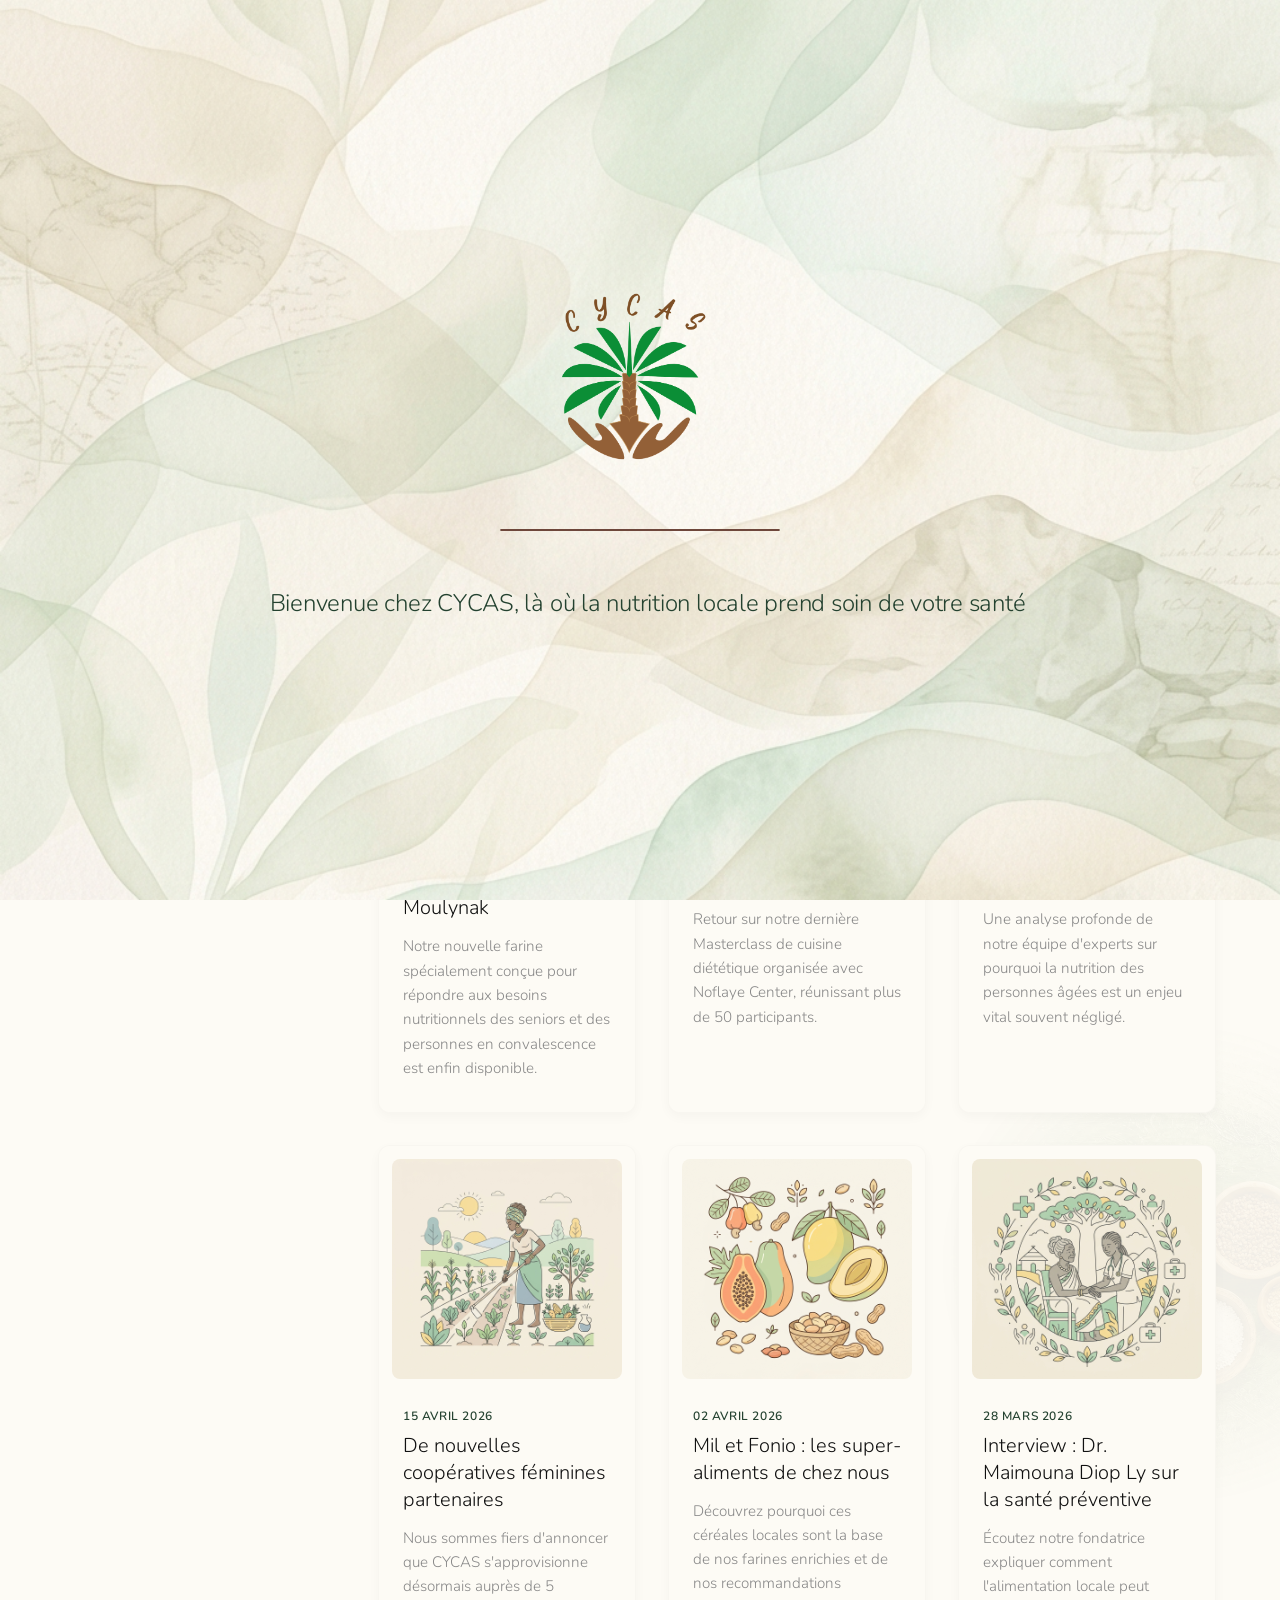
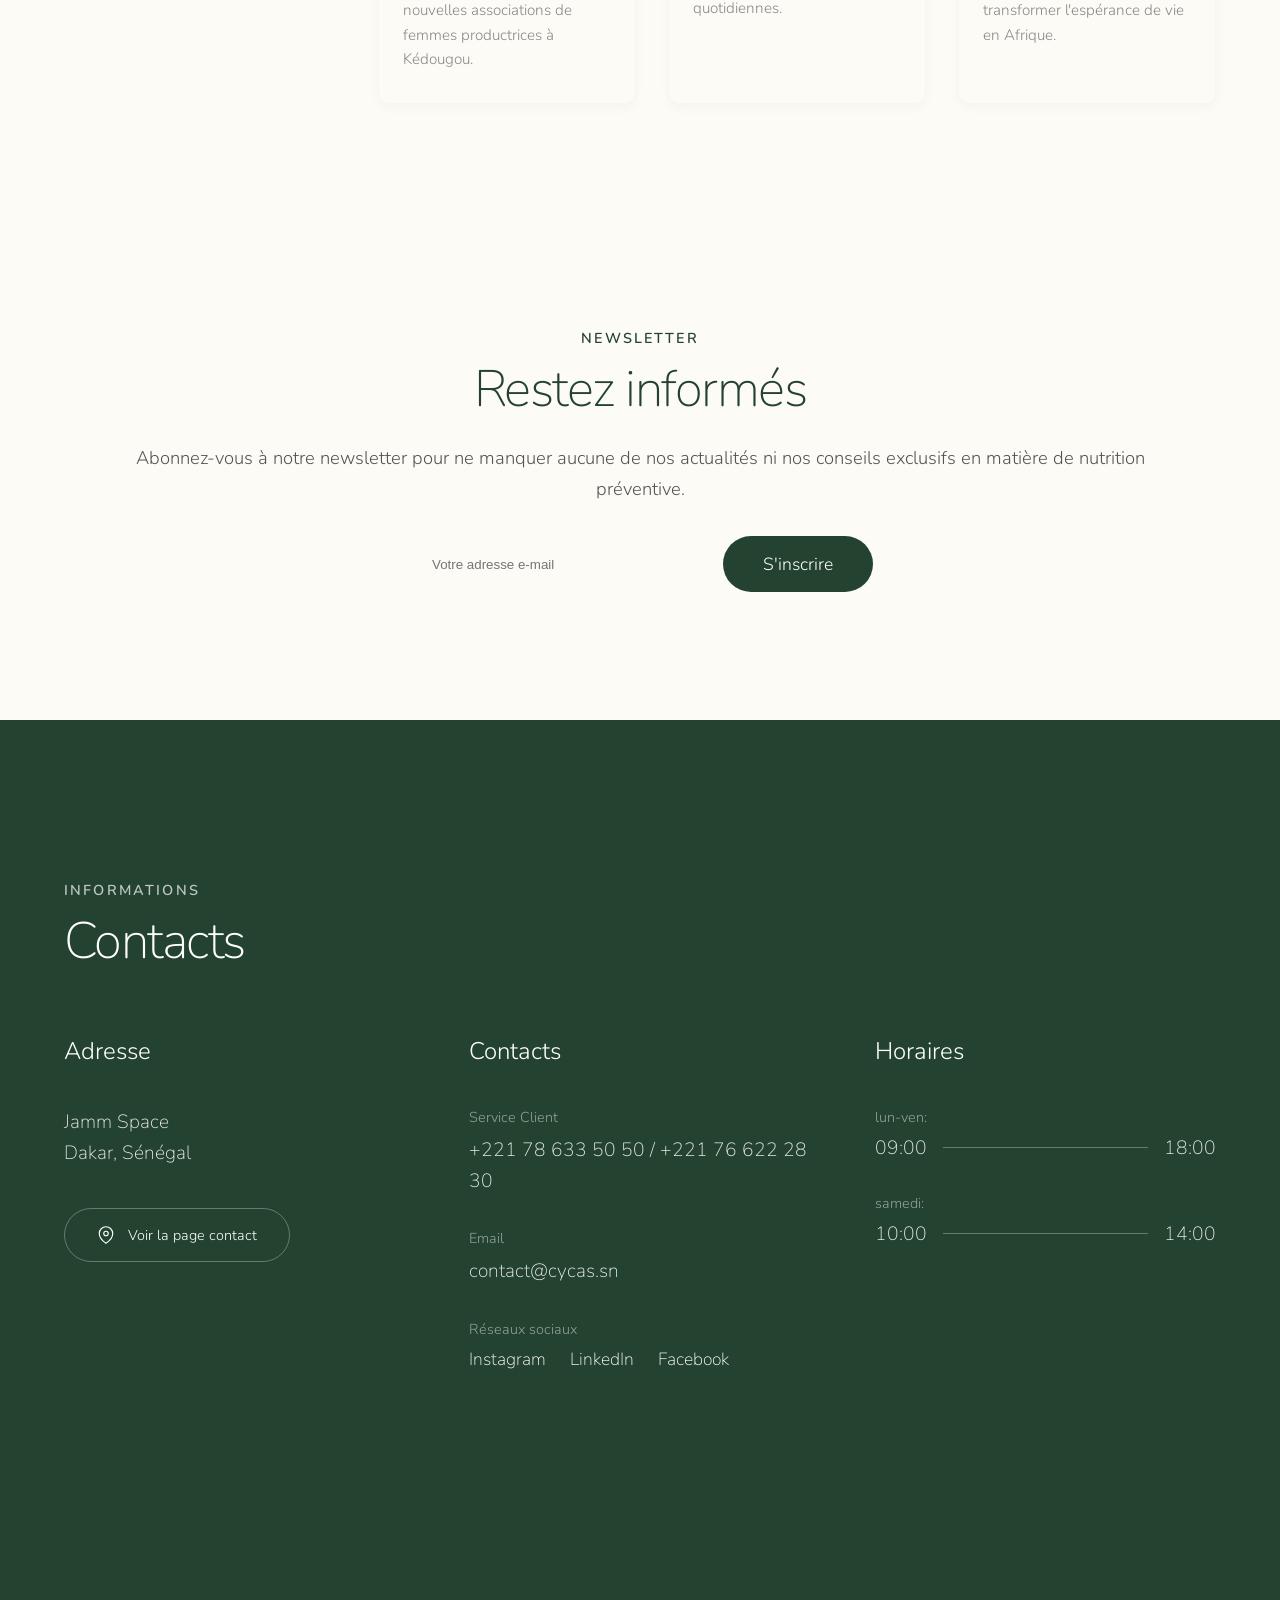
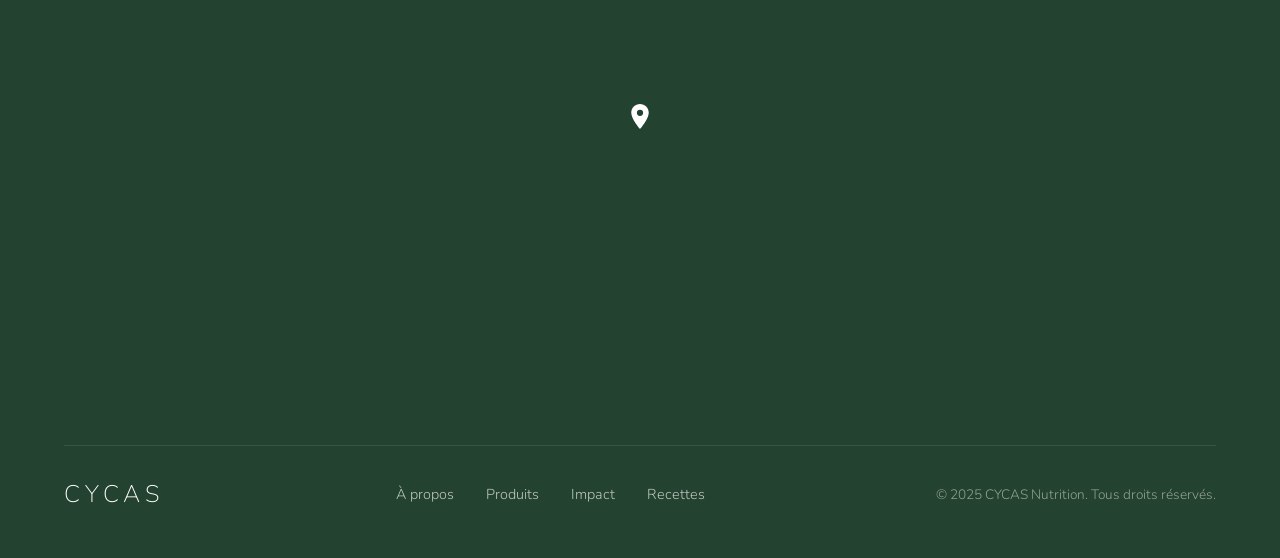
<file: blog.html>
<!DOCTYPE html>
<html lang="fr">
<head>
    <meta charset="UTF-8">
    <meta name="viewport" content="width=device-width, initial-scale=1.0">
    <title>Blog & Actualités - CYCAS</title>
    <link rel="stylesheet" href="style.css">
    <link href="https://fonts.googleapis.com/css2?family=Nunito:wght@200;300;400;500;600;700;800;900&display=swap" rel="stylesheet">
</head>
<body class="page-blog">
    <div id="site-loader" class="site-loader">
        <script>
            try {
                if (sessionStorage.getItem('cycas_loader_shown')) {
                    document.currentScript.parentElement.style.display = 'none';
                }
            } catch (e) {}
        </script>
        <div class="loader-content">
            <img src="assets/Logo cycas original.png" alt="CYCAS" class="loader-logo">
            <div class="loader-progress-bar">
                <div class="loader-progress-fill"></div>
            </div>
            <p class="loader-tagline" id="loader-tagline">Bienvenue chez CYCAS, là où la nutrition locale prend soin de votre santé</p>
        </div>
    </div>

    <nav class="navbar navbar-light">
        <div class="logo">
            <a href="index.html" aria-label="Accueil">
                <img src="assets/Logo cycas original.png" alt="CYCAS" class="logo-img">
            </a>
        </div>
        <div class="nav-links">
            <a href="index.html">Accueil</a>
            <a href="apropos.html">À propos</a>
            <a href="nutrition.html">Nutrition</a>
            <a href="produits.html">Nos produits</a>
            <a href="impact.html">Impact social</a>
            <a href="blog.html" class="active">Blog / Actualités</a>
        </div>
        <div class="nav-action">
            <a href="contact.html" class="btn-outline">Contact</a>
            <a href="panier.html" class="nav-cart-icon" aria-label="Panier">
                <svg width="22" height="22" viewBox="0 0 24 24" fill="none" stroke="currentColor" stroke-width="1.2" stroke-linecap="round" stroke-linejoin="round">
                    <circle cx="9" cy="21" r="1"/><circle cx="20" cy="21" r="1"/>
                    <path d="M1 1h4l2.68 13.39a2 2 0 0 0 2 1.61h9.72a2 2 0 0 0 2-1.61L23 6H6"/>
                </svg>
                <span class="nav-cart-badge" id="cart-badge">0</span>
            </a>
            <button class="hamburger" id="hamburger" aria-label="Menu" aria-expanded="false">
                <span></span><span></span><span></span>
            </button>
        </div>
    </nav>

    <header class="nutrition-hero-banner bg-blog reveal-on-scroll">
        <div class="hero-banner-inner">
            <span class="eyebrow-text">L'ACTUALITÉ CYCAS</span>
            <h1>Blog & Actualités</h1>
            <p>Découvrez nos dernières nouvelles, nos événements, et nos articles d'analyse sur les enjeux de santé publique et de nutrition en Afrique.</p>
        </div>
    </header>

    <main>
        <section class="nutrition-content-section reveal-on-scroll" style="transition-delay: 0.1s; background-color: #FDFBF5; padding-top: 4rem;">
            <div class="pattern-watermark pattern-cr"></div>
            
            <div class="nc-container" style="position: relative; z-index: 2;">
                <!-- Sidebar -->
                <aside class="nc-sidebar">
                    <ul class="nc-filters">
                        <li><a href="#" class="active" data-category="Tous">Toutes les actualités</a></li>
                        <li><a href="#" data-category="Actualités">Vie de l'entreprise</a></li>
                        <li><a href="#" data-category="Santé Publique">Santé & Nutrition</a></li>
                        <li><a href="#" data-category="Événements">Événements & Partenariats</a></li>
                        <li><a href="#" data-category="Podcasts & Interviews">Podcasts & Interviews</a></li>
                    </ul>
                    <div class="nc-desc">
                        <p id="category-description">Suivez de près l'évolution de nos projets et nos actions sur le terrain.</p>
                    </div>
                </aside>

                <!-- Grid -->
                <div class="nc-grid" id="blog-grid">
                    <!-- Cards injected by JS -->
                </div>
            </div>
        </section>
        
        <!-- Global CTA Section -->
        <section class="global-cta-section section-padding reveal-on-scroll">
            <div class="section-header text-center" style="margin-bottom: 2rem;">
                <span class="section-eyebrow">Newsletter</span>
                <h2 class="section-title">Restez informés</h2>
                <p class="section-desc" style="color: rgba(255, 255, 255, 0.8);">Abonnez-vous à notre newsletter pour ne manquer aucune de nos actualités ni nos conseils exclusifs en matière de nutrition préventive.</p>
            </div>
            <div class="global-cta-content text-center">
                <div style="display: flex; gap: 1rem; justify-content: center;">
                    <input type="email" placeholder="Votre adresse e-mail" style="padding: 1rem 1.5rem; border-radius: 50px; border: 1px solid rgba(255,255,255,0.2); width: 300px; font-family: inherit; background: rgba(255,255,255,0.1); color: #fff;">
                    <a href="#" class="btn-green-solid">S'inscrire</a>
                </div>
            </div>
        </section>
    </main>

    <!-- FOOTER / CONTACTS -->
    <footer class="site-footer-new" id="contact">
        <div class="footer-container">
            <div class="section-header" style="margin-bottom: 4rem;">
                <span class="section-eyebrow" style="color: rgba(255,255,255,0.7) !important;">Informations</span>
                <h2 class="section-title" style="color: #fff !important; margin-bottom: 0 !important;">Contacts</h2>
            </div>
            
            <div class="contact-grid reveal-on-scroll" style="transition-delay: 0.1s;">
                <div class="contact-col">
                    <h4>Adresse</h4>
                    <p class="contact-detail">Jamm Space<br>Dakar, Sénégal</p>
                    <a href="contact.html" class="btn-map-outline">
                        <svg width="18" height="18" viewBox="0 0 24 24" fill="none" stroke="currentColor" stroke-width="1.5"><path d="M21 10c0 7-9 13-9 13s-9-6-9-13a9 9 0 0 1 18 0z"></path><circle cx="12" cy="10" r="3"></circle></svg>
                        Voir la page contact
                    </a>
                </div>
                <div class="contact-col">
                    <h4>Contacts</h4>
                    <div class="contact-item">
                        <span class="contact-sub">Service Client</span>
                        <p class="contact-detail"><a href="tel:+221786335050">+221 78 633 50 50</a> / <a href="tel:+221766222830">+221 76 622 28 30</a></p>
                    </div>
                    <div class="contact-item">
                        <span class="contact-sub">Email</span>
                        <p class="contact-detail"><a href="mailto:contact@cycas.sn">contact@cycas.sn</a></p>
                    </div>
                    <div class="contact-item">
                        <span class="contact-sub">Réseaux sociaux</span>
                        <div class="social-links-new">
                            <a href="#">Instagram</a>
                            <a href="#">LinkedIn</a>
                            <a href="#">Facebook</a>
                        </div>
                    </div>
                </div>
                <div class="contact-col">
                    <h4>Horaires</h4>
                    <div class="schedule-item">
                        <span class="contact-sub">lun-ven:</span>
                        <div class="schedule-time">
                            <span>09:00</span>
                            <div class="schedule-line"></div>
                            <span>18:00</span>
                        </div>
                    </div>
                    <div class="schedule-item">
                        <span class="contact-sub">samedi:</span>
                        <div class="schedule-time">
                            <span>10:00</span>
                            <div class="schedule-line"></div>
                            <span>14:00</span>
                        </div>
                    </div>
                </div>
            </div>

            <div class="contact-map reveal-on-scroll" style="transition-delay: 0.2s;">
                <iframe src="https://maps.google.com/maps?q=Jamm%20Space,%20Dakar,%20Senegal&t=&z=15&ie=UTF8&iwloc=&output=embed" width="100%" height="450" style="border:0; border-radius: 12px; margin-top: 2rem; box-shadow: 0 4px 12px rgba(0,0,0,0.05);" allowfullscreen="" loading="lazy"></iframe>
            </div>

            <div class="footer-bottom-new">
                <div class="footer-logo">CYCAS</div>
                <div class="footer-nav-new">
                    <a href="apropos.html">À propos</a>
                    <a href="produits.html">Produits</a>
                    <a href="impact.html">Impact</a>
                    <a href="nutrition.html">Recettes</a>
                </div>
                <p>&copy; 2025 CYCAS Nutrition. Tous droits réservés.</p>
            </div>
        </div>
    </footer>

    <script>
        const blogDB = [
            {
                id: 1,
                category: "Actualités",
                date: "24 Mai 2026",
                title: "CYCAS lance sa nouvelle gamme Moulynak",
                desc: "Notre nouvelle farine spécialement conçue pour répondre aux besoins nutritionnels des seniors et des personnes en convalescence est enfin disponible.",
                image: "assets/illustrations/impact_seniors_1778794222300.png"
            },
            {
                id: 2,
                category: "Événements",
                date: "12 Mai 2026",
                title: "Partenariat réussi avec Noflaye Center",
                desc: "Retour sur notre dernière Masterclass de cuisine diététique organisée avec Noflaye Center, réunissant plus de 50 participants.",
                image: "assets/illustrations/impact_partnership_1778794235517.png"
            },
            {
                id: 3,
                category: "Santé Publique",
                date: "03 Mai 2026",
                title: "L'alimentation des seniors en Afrique",
                desc: "Une analyse profonde de notre équipe d'experts sur pourquoi la nutrition des personnes âgées est un enjeu vital souvent négligé.",
                image: "assets/illustrations/impact_mission_1778794197907.png"
            },
            {
                id: 4,
                category: "Actualités",
                date: "15 Avril 2026",
                title: "De nouvelles coopératives féminines partenaires",
                desc: "Nous sommes fiers d'annoncer que CYCAS s'approvisionne désormais auprès de 5 nouvelles associations de femmes productrices à Kédougou.",
                image: "assets/illustrations/impact_women_1778794209637.png"
            },
            {
                id: 5,
                category: "Santé Publique",
                date: "02 Avril 2026",
                title: "Mil et Fonio : les super-aliments de chez nous",
                desc: "Découvrez pourquoi ces céréales locales sont la base de nos farines enrichies et de nos recommandations quotidiennes.",
                image: "assets/illustrations/illus_fruits_sn_1778791187291.png"
            },
            {
                id: 6,
                category: "Podcasts & Interviews",
                date: "28 Mars 2026",
                title: "Interview : Dr. Maimouna Diop Ly sur la santé préventive",
                desc: "Écoutez notre fondatrice expliquer comment l'alimentation locale peut transformer l'espérance de vie en Afrique.",
                image: "assets/illustrations/impact_seniors_1778794222300.png"
            }
        ];

        document.addEventListener('DOMContentLoaded', () => {
            const observer = new IntersectionObserver((entries) => {
                entries.forEach(entry => {
                    if (entry.isIntersecting) {
                        entry.target.classList.add('is-visible');
                    }
                });
            }, { threshold: 0.1 });

            document.querySelectorAll('.reveal-on-scroll').forEach(el => observer.observe(el));
            
            // Script for filtering
            const filters = document.querySelectorAll('.nc-filters a');
            const desc = document.getElementById('category-description');
            const grid = document.getElementById('blog-grid');

            function renderGrid(category) {
                grid.innerHTML = '';
                
                const filteredDB = category === 'Tous' 
                    ? blogDB 
                    : blogDB.filter(item => item.category === category);
                
                filteredDB.forEach((article, index) => {
                    const delay = (index % 10) * 0.1;
                    const cardHTML = `
                        <a href="#" class="nutrition-card reveal-on-scroll is-visible" style="transition-delay: ${delay}s; text-decoration: none;">
                            <div class="ncard-img-wrapper">
                                <div class="ncard-img" style="background-image: url('${article.image}');"></div>
                            </div>
                            <div class="ncard-content">
                                <span style="font-size: 0.75rem; color: #244230; font-weight: 600; text-transform: uppercase; letter-spacing: 0.05em; margin-bottom: 0.5rem;">${article.date}</span>
                                <h4>${article.title}</h4>
                                <p>${article.desc}</p>
                            </div>
                        </a>
                    `;
                    grid.innerHTML += cardHTML;
                });
            }

            renderGrid('Tous');

            filters.forEach(filter => {
                filter.addEventListener('click', (e) => {
                    e.preventDefault();
                    filters.forEach(f => f.classList.remove('active'));
                    e.target.classList.add('active');
                    
                    const selectedCategory = e.target.getAttribute('data-category');
                    renderGrid(selectedCategory);
                    
                    desc.style.opacity = 0;
                    setTimeout(() => {
                        desc.textContent = "Catégorie : " + e.target.textContent;
                        desc.style.opacity = 1;
                    }, 300);
                });
            });
        });
    </script>
    <script src="nav.js"></script>
</body>
</html>
</file>
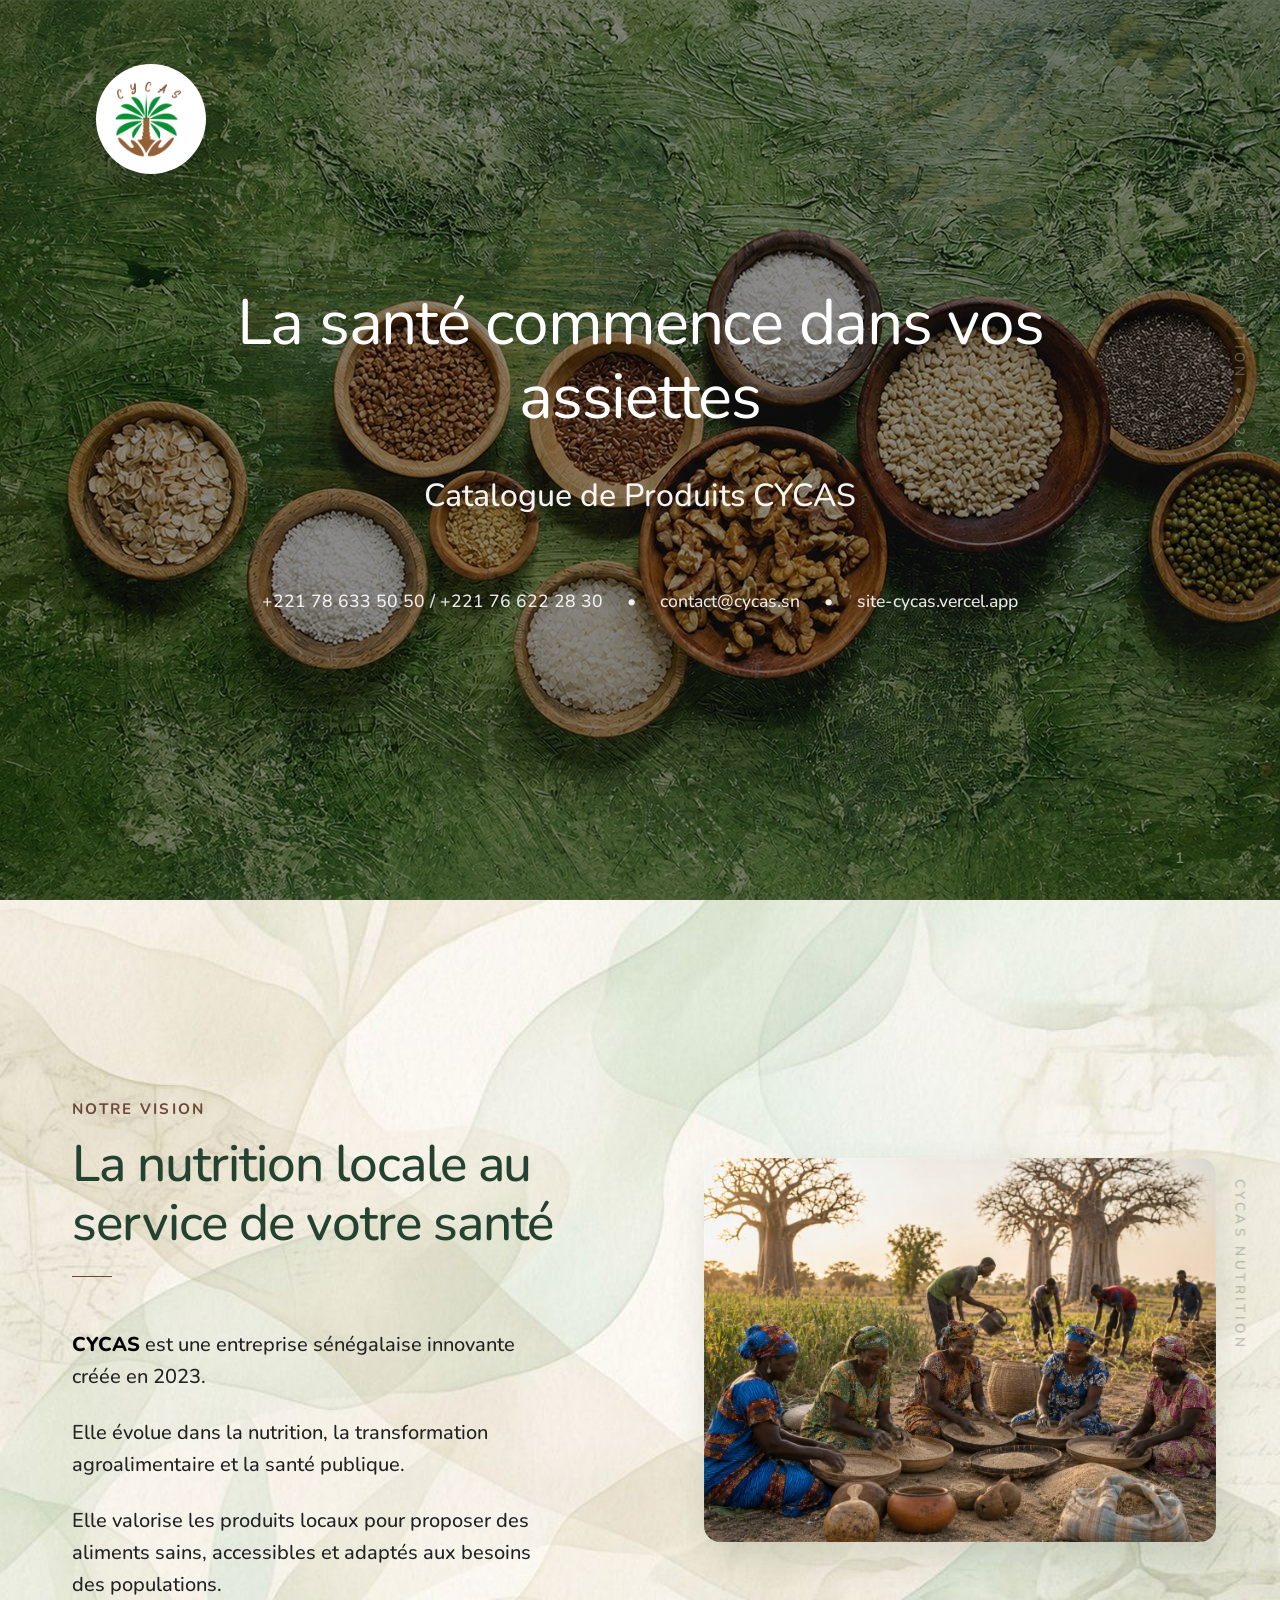
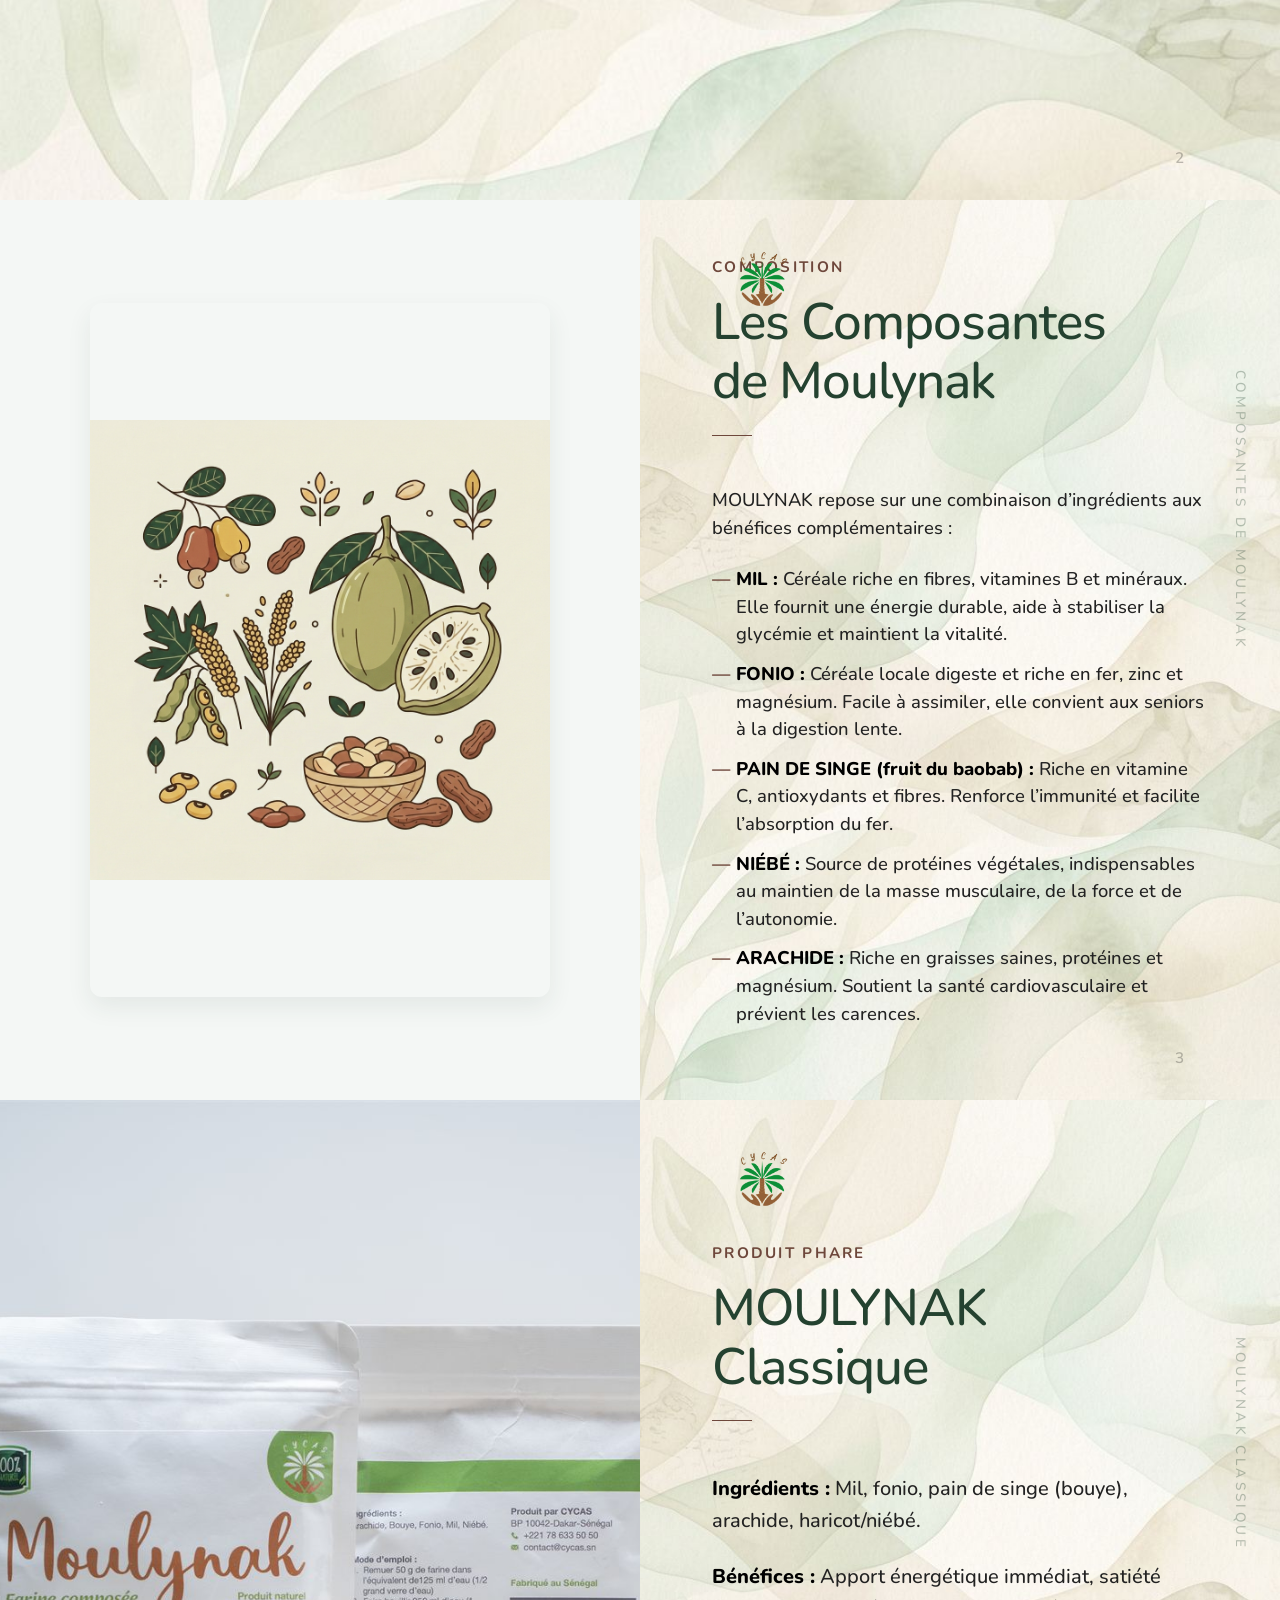
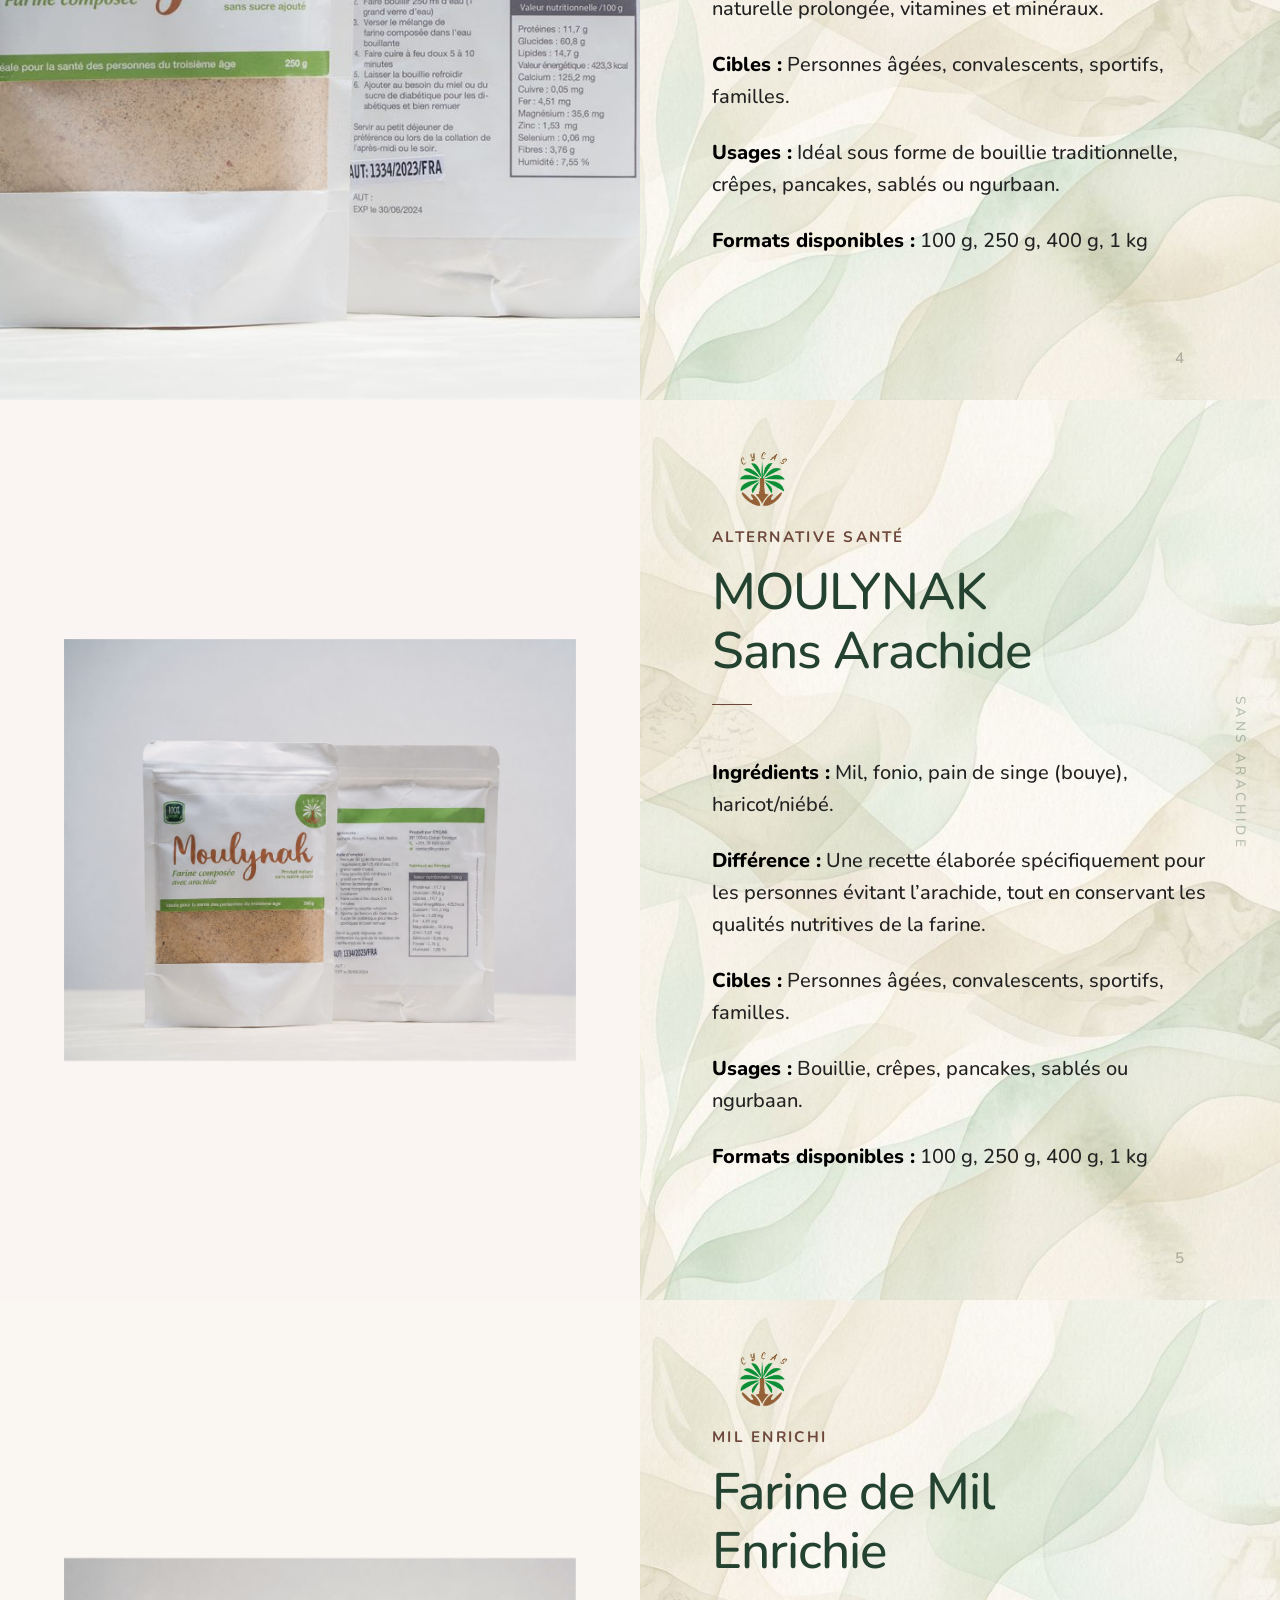
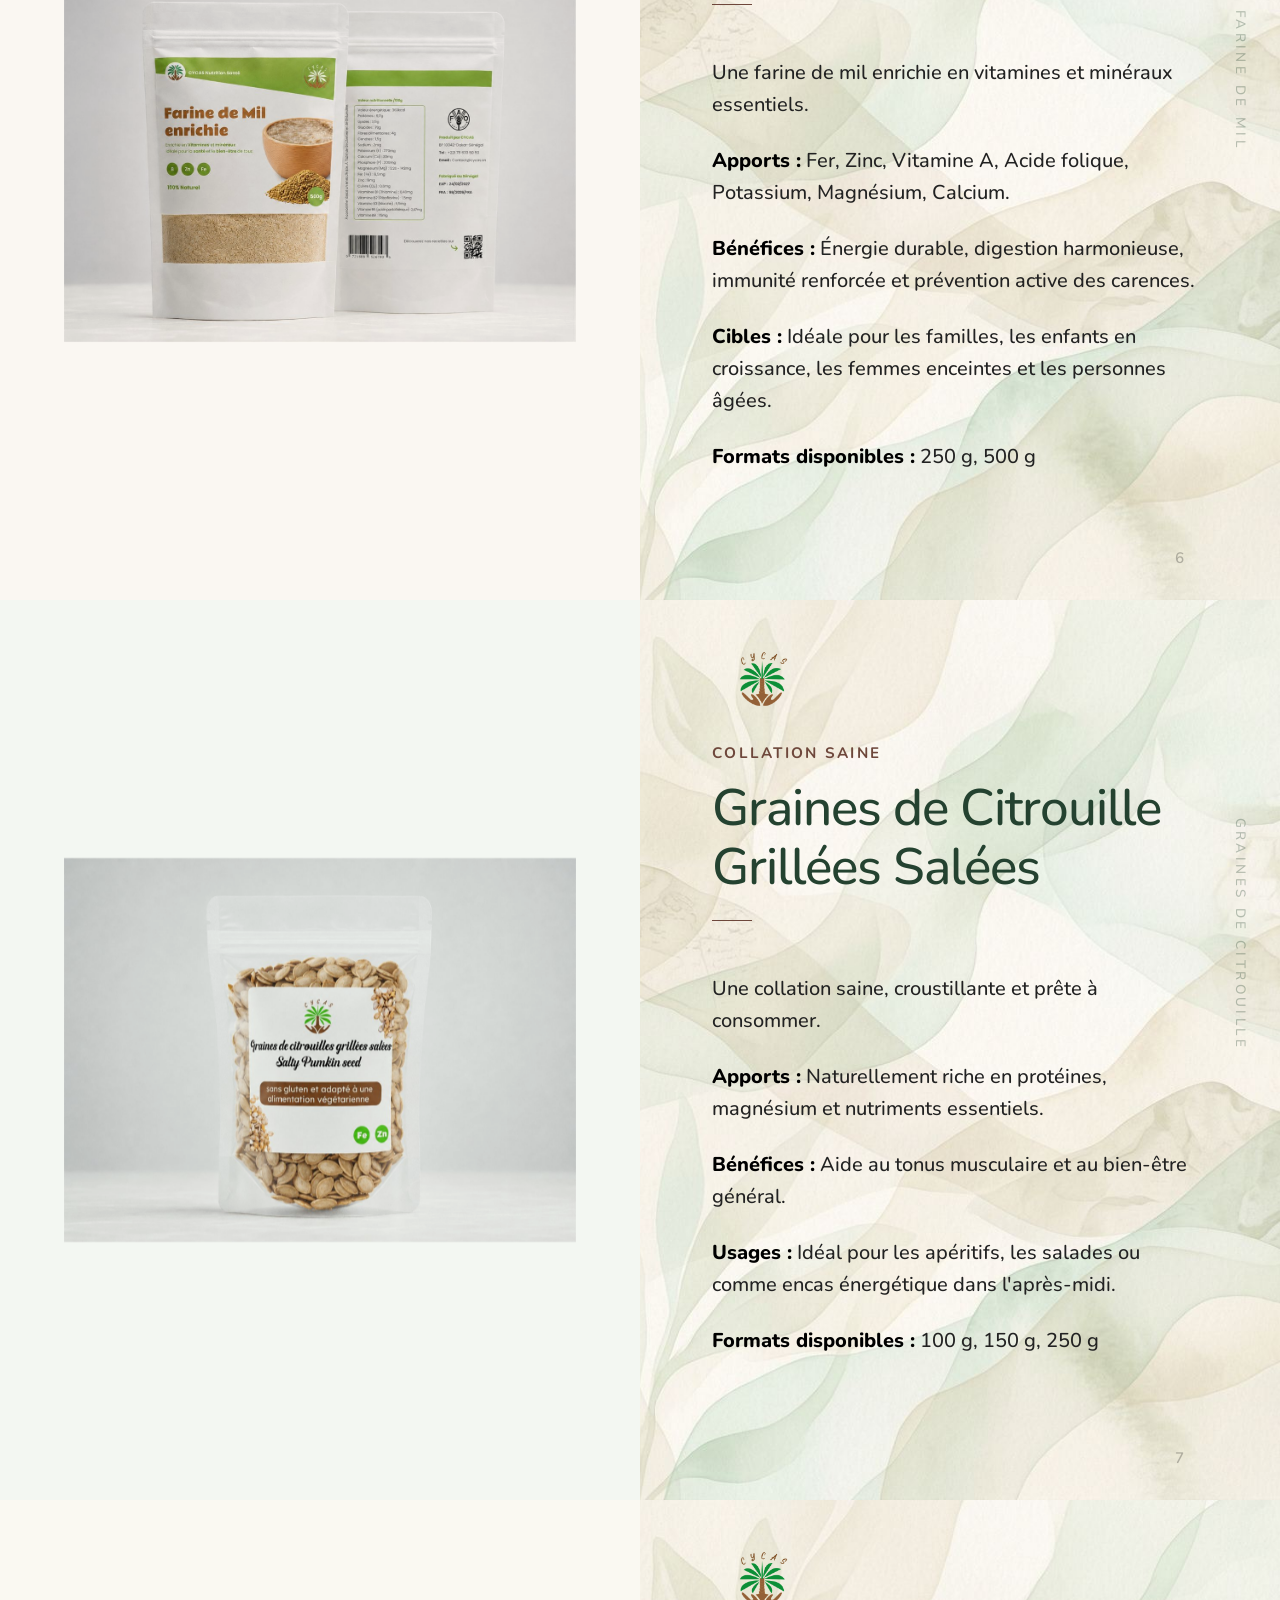
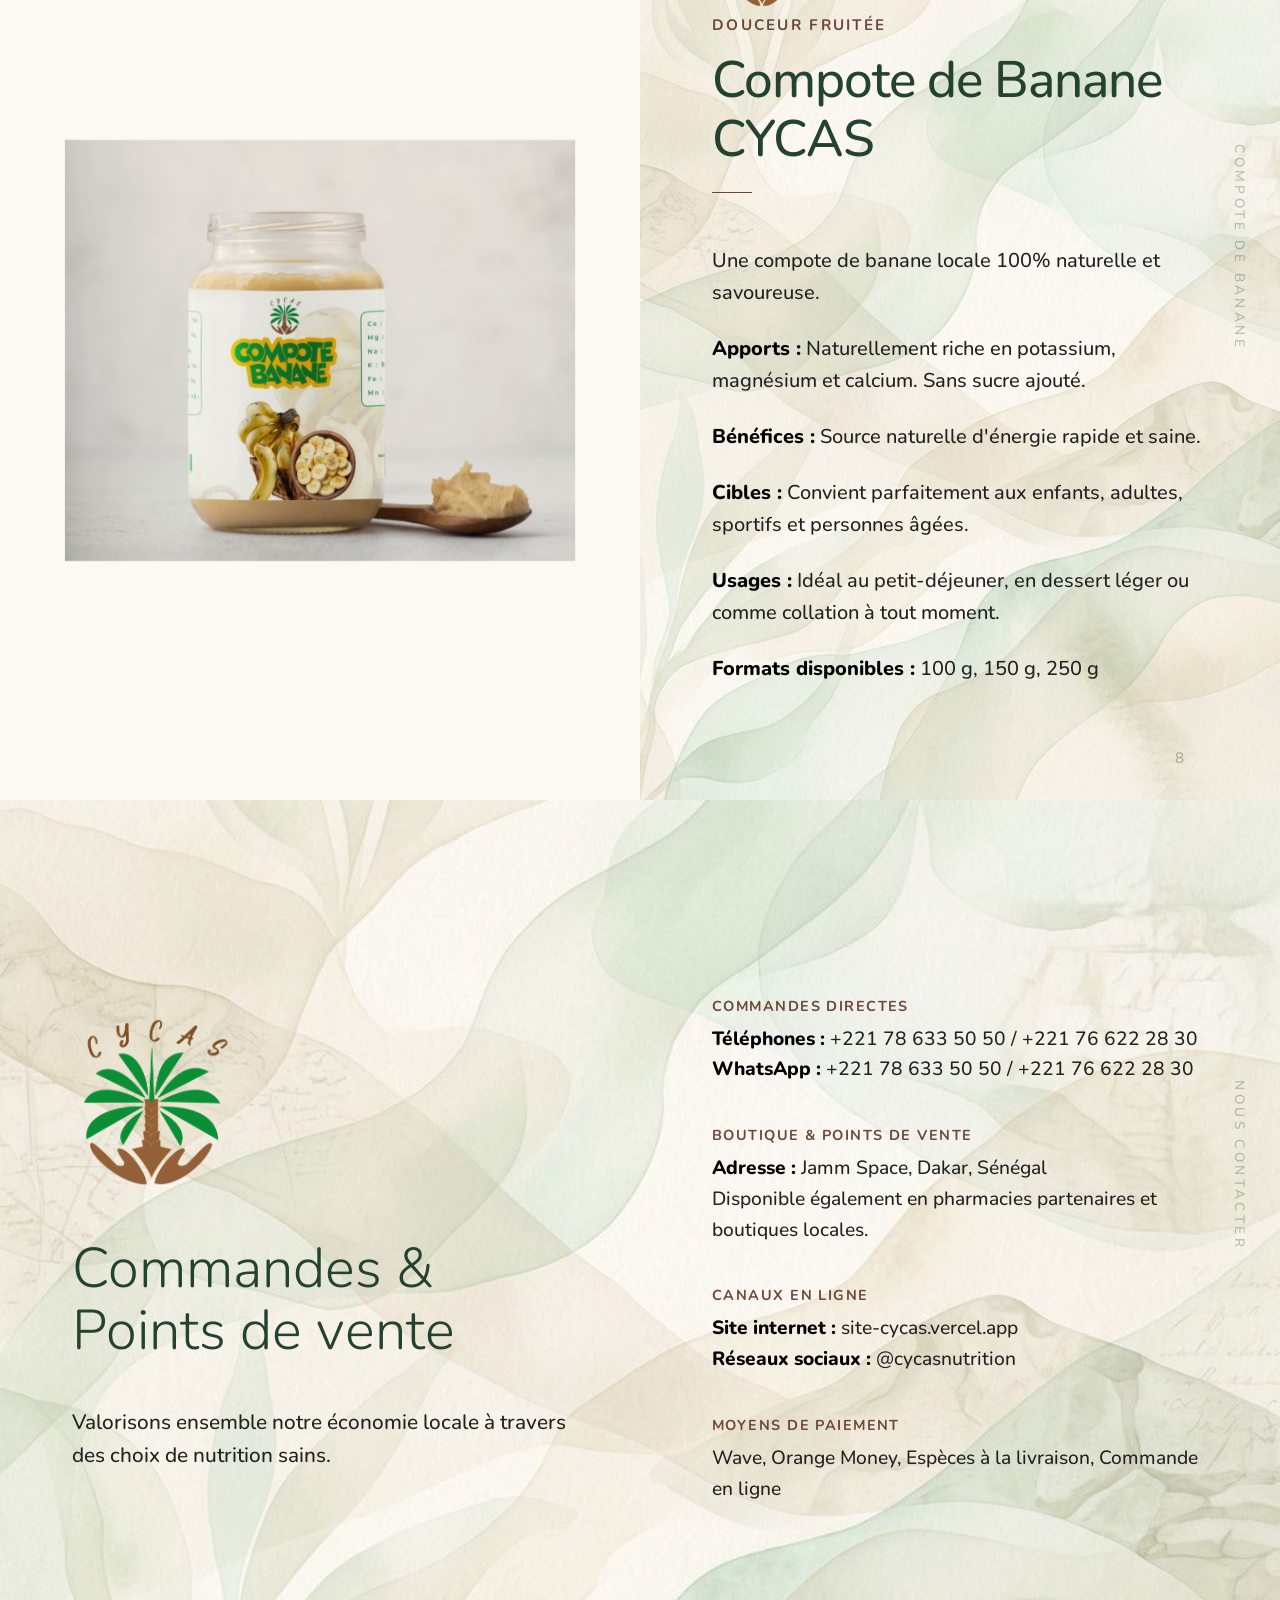
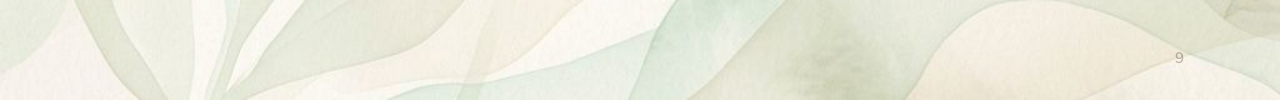
<file: catalogue.html>
<!DOCTYPE html>
<html lang="fr">

<head>
    <meta charset="UTF-8">
    <meta name="viewport" content="width=device-width, initial-scale=1.0">
    <title>CYCAS - Catalogue Produits</title>
    <!-- style.css du site volontairement non inclus : le catalogue est 100% auto-suffisant (styles inline).
         L'inclure chargeait un fond global assets/bg.png (3,5 Mo), invisible ici car masque par les diapos
         opaques, mais qui alourdissait la page web ET faisait gonfler le PDF (rasterisation pleine page). -->
    <link rel="preconnect" href="https://fonts.googleapis.com">
    <link rel="preconnect" href="https://fonts.gstatic.com" crossorigin>
    <link href="https://fonts.googleapis.com/css2?family=Nunito:wght@200;300;400;500;600;700;800;900&display=swap" rel="stylesheet">

    <!-- Prechargement des images : tout se charge d'un coup, plus de pop-in au scroll -->
    <link rel="preload" as="image" href="assets/web/bg.jpg">
    <link rel="preload" as="image" href="assets/web/illustrations/apropos_hero_bg.jpg">
    <link rel="preload" as="image" href="assets/web/illustrations/Culture.jpg">
    <link rel="preload" as="image" href="assets/web/produits/Moulynak/package.jpg">
    <link rel="preload" as="image" href="assets/web/produits/Moulynak/Moulynak%20sans%20arachide.jpg">
    <link rel="preload" as="image" href="assets/web/produits/Farine%20de%20mil%20enrichie/Farine%20de%20mil%20enrichie.jpg">
    <link rel="preload" as="image" href="assets/web/produits/GraineDecitrouille.jpg">
    <link rel="preload" as="image" href="assets/web/produits/Compote%20de%20banane.jpg">
    <link rel="preload" as="image" href="assets/web/Logo%20cycas%20original.png">
    
    <style>
        /* Premium Minimalist Split Slide CSS */
        :root {
            --brand-green: #244230;
            --brand-brown: #6E473B;
            --brand-light: #FDFBF5;
            --brand-cream: #F5F2EB;
            --text-dark: #111111;
            --text-gray: #555555;
            --slide-height: 100vh;
        }

        body, html {
            margin: 0;
            padding: 0;
            background-color: #ffffff;
            font-family: 'Nunito', sans-serif;
            color: var(--text-dark);
            overflow: hidden;
            height: 100vh;
        }

        a {
            color: inherit;
            text-decoration: none;
        }
        a:hover {
            text-decoration: underline;
        }

        .catalog-container {
            width: 100%;
            height: 100vh;
            scroll-snap-type: y mandatory;
            overflow-y: scroll;
            -webkit-overflow-scrolling: touch;
        }

        /* Base Slide - 50/50 split screen */
        .slide {
            width: 100%;
            height: var(--slide-height);
            scroll-snap-align: start;
            display: grid;
            grid-template-columns: 1fr 1fr;
            position: relative;
            page-break-after: always;
            box-sizing: border-box;
            background-color: #ffffff;
            overflow: hidden;
        }

        /* Slide 1 - Cover (Full screen background, no split) */
        .slide.slide-cover {
            display: flex;
            flex-direction: column;
            align-items: center;
            justify-content: center;
            text-align: center;
            background-image: linear-gradient(rgba(0, 0, 0, 0.45), rgba(0, 0, 0, 0.45)), url('assets/web/bg.jpg');
            background-size: cover;
            background-position: center;
            background-repeat: no-repeat;
        }
        /* Overlay baked into the background gradient above — avoids a full-page lossless raster in the PDF */

        /* Textured Background for Slide 2 and 8 */
        .slide.textured-bg {
            background-image: url('assets/web/illustrations/apropos_hero_bg.jpg');
            background-size: cover;
            background-position: center;
            background-repeat: no-repeat;
        }

        /* Left side: Product image (takes full left panel) */
        .slide-left-image {
            width: 100%;
            height: 100%;
            position: relative;
            background-color: var(--brand-cream);
            overflow: hidden;
            display: flex;
            align-items: center;
            justify-content: center;
        }
        .slide-left-image img {
            width: 100%;
            height: 100%;
            object-fit: cover;
            object-position: center;
        }
        
        /* Studio packshot container style */
        .slide-left-image.studio-shot {
            background-color: var(--brand-cream);
            padding: 4rem;
            box-sizing: border-box;
        }
        .slide-left-image.studio-shot img {
            width: 100%;
            height: 100%;
            object-fit: contain;
            mix-blend-mode: multiply;
        }

        /* Right side: Product information (clean, flat, minimalist typography) */
        .slide-right-info {
            width: 100%;
            height: 100%;
            background-image: url('assets/web/illustrations/apropos_hero_bg.jpg');
            background-size: cover;
            background-position: center;
            background-repeat: no-repeat;
            display: flex;
            flex-direction: column;
            justify-content: center;
            padding: 3.5rem 4.5rem;
            box-sizing: border-box;
            position: relative;
        }

        /* Transparent background option for Slide 2 and 8 */
        .slide-right-info.transparent-bg,
        .brief-left-content.transparent-bg {
            background-color: transparent;
        }

        /* Typography */
        .slide-eyebrow {
            font-size: 0.95rem;
            font-weight: 700;
            letter-spacing: 0.15em;
            text-transform: uppercase;
            color: var(--brand-brown);
            margin-bottom: 1rem;
        }
        .slide-title {
            font-size: clamp(2.5rem, 4vw, 3.8rem);
            font-weight: 500; /* Bolder weight */
            color: var(--brand-green);
            line-height: 1.15;
            margin: 0 0 1.5rem 0;
            letter-spacing: -0.02em;
        }
        .slide-divider {
            width: 40px;
            height: 1px;
            background-color: var(--brand-brown);
            margin-bottom: 2rem;
        }
        .slide-text {
            font-size: 1.25rem;
            line-height: 1.6;
            color: #222222; /* Darker color for high readability */
            font-weight: 500; /* Bolder weight */
        }
        .slide-text p {
            margin-bottom: 1.5rem;
        }
        .slide-text p:last-child {
            margin-bottom: 0;
        }
        .slide-text strong {
            color: #000000;
            font-weight: 800; /* Extrabold for high contrast */
        }
        .slide-text ul {
            list-style: none;
            padding: 0;
            margin: 1.5rem 0;
        }
        .slide-text li {
            margin-bottom: 0.8rem;
            position: relative;
            padding-left: 1.5rem;
        }
        .slide-text li::before {
            content: '—';
            position: absolute;
            left: 0;
            color: var(--brand-brown);
            font-weight: bold;
        }

        /* Cover Slide Specific Typography */
        .cover-content {
            z-index: 1;
            display: flex;
            flex-direction: column;
            align-items: center;
            gap: 2.5rem;
            padding: 2rem;
            max-width: 900px;
        }
        
        /* Colored Logo in a White Circle container */
        .cover-logo-wrapper {
            position: absolute;
            top: 4rem;
            left: 6rem;
            width: 110px;
            height: 110px;
            background-color: #ffffff;
            border-radius: 50%;
            display: flex;
            align-items: center;
            justify-content: center;
            box-shadow: 0 10px 25px rgba(0, 0, 0, 0.2);
            z-index: 2;
            box-sizing: border-box;
        }
        .cover-logo-wrapper img {
            width: 82%;
            height: 82%;
            object-fit: contain;
            display: block;
            margin: 0;
            padding: 0;
            position: relative;
            top: 2px; /* optical adjustment for text curves */
        }
        
        .cover-content h1 {
            font-size: clamp(3.2rem, 5vw, 4.8rem);
            font-weight: 400; /* Bolder for visibility */
            color: #ffffff;
            line-height: 1.15;
            margin: 0;
            letter-spacing: -0.02em;
        }
        .cover-content h2 {
            font-size: clamp(1.5rem, 2.5vw, 2.2rem);
            font-weight: 500; /* Bolder for visibility */
            color: #ffffff;
            opacity: 0.95;
            margin: 0;
        }
        .cover-content .contacts-row {
            margin-top: 2rem;
            font-size: 1.1rem;
            color: rgba(255, 255, 255, 0.9);
            font-weight: 500; /* Bolder for visibility */
            display: flex;
            gap: 1.5rem;
        }

        /* Brief Slide Specific Layout */
        .brief-left-content {
            display: flex;
            flex-direction: column;
            justify-content: center;
            padding: 3.5rem 4.5rem;
            z-index: 1;
        }
        .brief-right-image {
            display: flex;
            align-items: center;
            justify-content: center;
            padding: 4rem;
            z-index: 1;
        }
        .brief-right-image img {
            max-width: 100%;
            max-height: 85%;
            object-fit: cover;
            border-radius: 16px;
            box-shadow: 0 15px 35px rgba(36, 66, 48, 0.12);
        }

        /* Slide 8: Commandes and Contacts split */
        .contact-left-branding {
            display: flex;
            flex-direction: column;
            justify-content: center;
            align-items: flex-start;
            padding: 3.5rem 4.5rem;
            box-sizing: border-box;
            background-color: transparent;
            z-index: 1;
        }
        .contact-left-branding img {
            width: 180px;
            object-fit: contain;
            margin-bottom: 2rem;
        }
        .contact-left-branding h2 {
            font-size: 3.5rem;
            font-weight: 300;
            color: var(--brand-green);
            line-height: 1.1;
            margin: 0 0 1.5rem 0;
        }
        .contact-left-branding p {
            font-size: 1.3rem;
            line-height: 1.6;
            color: #222222;
            font-weight: 500;
        }
        .contact-right-minimal {
            display: flex;
            flex-direction: column;
            justify-content: center;
            padding: 3.5rem 4.5rem;
            box-sizing: border-box;
            gap: 2.5rem;
            z-index: 1;
        }
        .contact-group {
            display: flex;
            flex-direction: column;
        }
        .contact-group h3 {
            font-size: 0.9rem;
            font-weight: 700;
            color: var(--brand-brown);
            margin: 0 0 0.5rem 0;
            text-transform: uppercase;
            letter-spacing: 0.1em;
        }
        .contact-group p {
            font-size: 1.2rem;
            line-height: 1.6;
            color: #222222;
            margin: 0;
            font-weight: 500;
        }
        .contact-group p strong,
        .contact-left-branding p strong {
            color: #000000;
            font-weight: 800;
        }

        /* Slide Right-Edge Rotated Watermark */
        .vertical-watermark {
            position: absolute;
            right: 2.5rem;
            top: 50%;
            transform: translateY(-50%) rotate(90deg);
            transform-origin: right center;
            font-size: 0.85rem;
            letter-spacing: 0.25em;
            color: rgba(36, 66, 48, 0.3);
            font-weight: 500;
            text-transform: uppercase;
            z-index: 10;
        }
        
        /* Dark vertical watermark for cover slide */
        .slide-cover .vertical-watermark {
            color: rgba(255, 255, 255, 0.3);
        }
        
        .page-num {
            position: absolute;
            bottom: 2rem;
            right: 6rem;
            font-size: 0.95rem;
            color: rgba(0, 0, 0, 0.25);
            font-weight: 600;
            z-index: 10;
        }
        .slide-cover .page-num {
            color: rgba(255, 255, 255, 0.4);
        }
        
        /* Large Visible Logo on other slides */
        .slide-logo-mini {
            position: absolute;
            top: 3rem;
            left: 6rem;
            height: 65px; /* Much larger as requested */
            object-fit: contain;
            z-index: 10;
        }

        /* Screen only: continuous scroll through the slides (no slide-by-slide snap) */
        @media screen {
            body, html {
                height: auto;
                overflow-x: hidden;
                overflow-y: auto;
            }
            .catalog-container {
                height: auto;
                overflow: visible;
                scroll-snap-type: none;
            }
            .slide {
                scroll-snap-align: none;
            }
        }

        /* Print Specific Styling */
        @media print {
            @page {
                size: landscape;
                margin: 0;
            }
            body, html {
                overflow: visible !important;
                height: auto !important;
                position: static !important;
            }
            .catalog-container {
                overflow: visible !important;
                height: auto !important;
                position: static !important;
                scroll-snap-type: none !important;
            }
            .slide {
                height: 100vh !important;
                overflow: hidden !important;
                page-break-after: always !important;
                -webkit-print-color-adjust: exact;
                print-color-adjust: exact;
                scroll-snap-align: none !important;
                position: relative !important;
            }
            .slide:last-of-type {
                page-break-after: auto !important;
            }

            /* PDF-only layout: lift the logo clear of the text and fit content to the page */
            .slide-right-info {
                padding: 5.5rem 4.5rem 3rem 4.5rem;
            }
            .slide-logo-mini {
                top: 1.6rem;
                left: 4.5rem;
                height: 40px;
            }
            .slide-eyebrow {
                margin-bottom: 0.7rem;
            }
            .slide-title {
                font-size: 2.2rem;
                margin-bottom: 1rem;
            }
            .slide-divider {
                margin-bottom: 1.2rem;
            }
            .slide-text {
                font-size: 0.92rem;
                line-height: 1.5;
                font-weight: 500;
                color: #111111;
            }
            .slide-text p {
                margin-bottom: 0.75rem;
            }
            .slide-text ul {
                margin: 0.9rem 0;
            }
            .slide-text li {
                margin-bottom: 0.5rem;
            }
            .brief-left-content,
            .contact-left-branding,
            .contact-right-minimal {
                padding: 4rem;
            }
            .contact-right-minimal {
                gap: 1.5rem;
            }
        }
    </style>
</head>

<body>
    <div class="catalog-container">

        <!-- Slide 1: Couverture (Home Page Hero background: assets/web/bg.jpg) -->
        <section class="slide slide-cover">
            <!-- Colored Logo in a White Circle container -->
            <div class="cover-logo-wrapper">
                <img src="assets/web/Logo cycas original.png" alt="CYCAS Logo">
            </div>
            <div class="cover-content">
                <h1>La santé commence dans vos assiettes</h1>
                <h2>Catalogue de Produits CYCAS</h2>
                <div class="contacts-row">
                    <span><a href="tel:+221786335050">+221 78 633 50 50</a> / <a href="tel:+221766222830">+221 76 622 28 30</a></span>
                    <span>•</span>
                    <span><a href="mailto:contact@cycas.sn">contact@cycas.sn</a></span>
                    <span>•</span>
                    <span><a href="https://site-cycas.vercel.app" target="_blank">site-cycas.vercel.app</a></span>
                </div>
            </div>
            <div class="vertical-watermark">CYCAS NUTRITION • 2026</div>
            <div class="page-num">1</div>
        </section>

        <!-- Slide 2: Notre vision (Textured background, Culture image on right) -->
        <section class="slide textured-bg">
            <div class="brief-left-content transparent-bg">
                <div class="slide-eyebrow">Notre Vision</div>
                <h2 class="slide-title">La nutrition locale au service de votre santé</h2>
                <div class="slide-divider"></div>
                <div class="slide-text">
                    <p><strong>CYCAS</strong> est une entreprise sénégalaise innovante créée en 2023.</p>
                    <p>Elle évolue dans la nutrition, la transformation agroalimentaire et la santé publique.</p>
                    <p>Elle valorise les produits locaux pour proposer des aliments sains, accessibles et adaptés aux besoins des populations.</p>
                </div>
            </div>
            <div class="brief-right-image">
                <img src="assets/web/illustrations/Culture.jpg" alt="Culture">
            </div>
            <div class="vertical-watermark">CYCAS NUTRITION</div>
            <div class="page-num">2</div>
        </section>

         <!-- Slide 3: LES COMPOSANTES DE MOULYNAK (NEW) -->
        <section class="slide">
            <div class="slide-left-image studio-shot" style="background-color: #F4F7F5;">
                <img src="assets/web/illustrations/moulynak_composants.png" alt="Les Composantes de Moulynak" style="border-radius: 12px; max-width: 90%; max-height: 90%; object-fit: contain; box-shadow: 0 10px 25px rgba(36,66,48,0.08);">
            </div>
            <div class="slide-right-info">
                <img src="assets/web/Logo cycas original.png" alt="CYCAS Logo" class="slide-logo-mini">
                <div class="slide-eyebrow">Composition</div>
                <h2 class="slide-title">Les Composantes<br>de Moulynak</h2>
                <div class="slide-divider"></div>
                <div class="slide-text" style="font-size: 1.15rem; line-height: 1.5;">
                    <p>MOULYNAK repose sur une combinaison d’ingrédients aux bénéfices complémentaires :</p>
                    <ul style="margin: 1rem 0;">
                        <li style="margin-bottom: 0.75rem;"><strong>MIL :</strong> Céréale riche en fibres, vitamines B et minéraux. Elle fournit une énergie durable, aide à stabiliser la glycémie et maintient la vitalité.</li>
                        <li style="margin-bottom: 0.75rem;"><strong>FONIO :</strong> Céréale locale digeste et riche en fer, zinc et magnésium. Facile à assimiler, elle convient aux seniors à la digestion lente.</li>
                        <li style="margin-bottom: 0.75rem;"><strong>PAIN DE SINGE (fruit du baobab) :</strong> Riche en vitamine C, antioxydants et fibres. Renforce l’immunité et facilite l’absorption du fer.</li>
                        <li style="margin-bottom: 0.75rem;"><strong>NIÉBÉ :</strong> Source de protéines végétales, indispensables au maintien de la masse musculaire, de la force et de l’autonomie.</li>
                        <li style="margin-bottom: 0.75rem;"><strong>ARACHIDE :</strong> Riche en graisses saines, protéines et magnésium. Soutient la santé cardiovasculaire et prévient les carences.</li>
                    </ul>
                </div>
                <div class="vertical-watermark">COMPOSANTES DE MOULYNAK</div>
                <div class="page-num">3</div>
            </div>
        </section>

        <!-- Slide 4: MOULYNAK classique (package.jpg on left) -->
        <section class="slide">
            <div class="slide-left-image">
                <img src="assets/web/produits/Moulynak/package.jpg" alt="Moulynak Classique">
            </div>
            <div class="slide-right-info">
                <img src="assets/web/Logo cycas original.png" alt="CYCAS Logo" class="slide-logo-mini">
                <div class="slide-eyebrow">Produit Phare</div>
                <h2 class="slide-title">MOULYNAK<br>Classique</h2>
                <div class="slide-divider"></div>
                <div class="slide-text">
                    <p><strong>Ingrédients :</strong> Mil, fonio, pain de singe (bouye), arachide, haricot/niébé.</p>
                    <p><strong>Bénéfices :</strong> Apport énergétique immédiat, satiété naturelle prolongée, vitamines et minéraux.</p>
                    <p><strong>Cibles :</strong> Personnes âgées, convalescents, sportifs, familles.</p>
                    <p><strong>Usages :</strong> Idéal sous forme de bouillie traditionnelle, crêpes, pancakes, sablés ou ngurbaan.</p>
                    <p><strong>Formats disponibles :</strong> 100 g, 250 g, 400 g, 1 kg</p>
                </div>
                <div class="vertical-watermark">MOULYNAK CLASSIQUE</div>
                <div class="page-num">4</div>
            </div>
        </section>

        <!-- Slide 5: MOULYNAK sans arachide (Moulynak sans arachide.png on left) -->
        <section class="slide">
            <div class="slide-left-image studio-shot" style="background-color: #FAF5F3;">
                <img src="assets/web/produits/Moulynak/Moulynak sans arachide.jpg" alt="Moulynak Sans Arachide">
            </div>
            <div class="slide-right-info">
                <img src="assets/web/Logo cycas original.png" alt="CYCAS Logo" class="slide-logo-mini">
                <div class="slide-eyebrow">Alternative Santé</div>
                <h2 class="slide-title">MOULYNAK<br>Sans Arachide</h2>
                <div class="slide-divider"></div>
                <div class="slide-text">
                    <p><strong>Ingrédients :</strong> Mil, fonio, pain de singe (bouye), haricot/niébé.</p>
                    <p><strong>Différence :</strong> Une recette élaborée spécifiquement pour les personnes évitant l’arachide, tout en conservant les qualités nutritives de la farine.</p>
                    <p><strong>Cibles :</strong> Personnes âgées, convalescents, sportifs, familles.</p>
                    <p><strong>Usages :</strong> Bouillie, crêpes, pancakes, sablés ou ngurbaan.</p>
                    <p><strong>Formats disponibles :</strong> 100 g, 250 g, 400 g, 1 kg</p>
                </div>
                <div class="vertical-watermark">SANS ARACHIDE</div>
                <div class="page-num">5</div>
            </div>
        </section>

        <!-- Slide 6: Farine de mil enrichie -->
        <section class="slide">
            <div class="slide-left-image studio-shot" style="background-color: #FAF7F2;">
                <img src="assets/web/produits/Farine de mil enrichie/Farine de mil enrichie.jpg" alt="Farine de Mil Enrichie">
            </div>
            <div class="slide-right-info">
                <img src="assets/web/Logo cycas original.png" alt="CYCAS Logo" class="slide-logo-mini">
                <div class="slide-eyebrow">Mil Enrichi</div>
                <h2 class="slide-title">Farine de Mil<br>Enrichie</h2>
                <div class="slide-divider"></div>
                <div class="slide-text">
                    <p>Une farine de mil enrichie en vitamines et minéraux essentiels.</p>
                    <p><strong>Apports :</strong> Fer, Zinc, Vitamine A, Acide folique, Potassium, Magnésium, Calcium.</p>
                    <p><strong>Bénéfices :</strong> Énergie durable, digestion harmonieuse, immunité renforcée et prévention active des carences.</p>
                    <p><strong>Cibles :</strong> Idéale pour les familles, les enfants en croissance, les femmes enceintes et les personnes âgées.</p>
                    <p><strong>Formats disponibles :</strong> 250 g, 500 g</p>
                </div>
                <div class="vertical-watermark">FARINE DE MIL</div>
                <div class="page-num">6</div>
            </div>
        </section>

        <!-- Slide 7: Graines de citrouille -->
        <section class="slide">
            <div class="slide-left-image studio-shot" style="background-color: #F3F7F2;">
                <img src="assets/web/produits/GraineDecitrouille.jpg" alt="Graines de Citrouille">
            </div>
            <div class="slide-right-info">
                <img src="assets/web/Logo cycas original.png" alt="CYCAS Logo" class="slide-logo-mini">
                <div class="slide-eyebrow">Collation Saine</div>
                <h2 class="slide-title">Graines de Citrouille<br>Grillées Salées</h2>
                <div class="slide-divider"></div>
                <div class="slide-text">
                    <p>Une collation saine, croustillante et prête à consommer.</p>
                    <p><strong>Apports :</strong> Naturellement riche en protéines, magnésium et nutriments essentiels.</p>
                    <p><strong>Bénéfices :</strong> Aide au tonus musculaire et au bien-être général.</p>
                    <p><strong>Usages :</strong> Idéal pour les apéritifs, les salades ou comme encas énergétique dans l'après-midi.</p>
                    <p><strong>Formats disponibles :</strong> 100 g, 150 g, 250 g</p>
                </div>
                <div class="vertical-watermark">GRAINES DE CITROUILLE</div>
                <div class="page-num">7</div>
            </div>
        </section>

        <!-- Slide 8: Compote de banane -->
        <section class="slide">
            <div class="slide-left-image studio-shot" style="background-color: #FAF9F2;">
                <img src="assets/web/produits/Compote de banane.jpg" alt="Compote de Banane">
            </div>
            <div class="slide-right-info">
                <img src="assets/web/Logo cycas original.png" alt="CYCAS Logo" class="slide-logo-mini">
                <div class="slide-eyebrow">Douceur Fruitée</div>
                <h2 class="slide-title">Compote de Banane<br>CYCAS</h2>
                <div class="slide-divider"></div>
                <div class="slide-text">
                    <p>Une compote de banane locale 100% naturelle et savoureuse.</p>
                    <p><strong>Apports :</strong> Naturellement riche en potassium, magnésium et calcium. Sans sucre ajouté.</p>
                    <p><strong>Bénéfices :</strong> Source naturelle d'énergie rapide et saine.</p>
                    <p><strong>Cibles :</strong> Convient parfaitement aux enfants, adultes, sportifs et personnes âgées.</p>
                    <p><strong>Usages :</strong> Idéal au petit-déjeuner, en dessert léger ou comme collation à tout moment.</p>
                    <p><strong>Formats disponibles :</strong> 100 g, 150 g, 250 g</p>
                </div>
                <div class="vertical-watermark">COMPOTE DE BANANE</div>
                <div class="page-num">8</div>
            </div>
        </section>

        <!-- Slide 9: Commandes et points de vente (Footer - Textured background) -->
        <section class="slide textured-bg">
            <div class="contact-left-branding transparent-bg">
                <img src="assets/web/Logo cycas original.png" alt="CYCAS Logo">
                <h2>Commandes & Points de vente</h2>
                <p>Valorisons ensemble notre économie locale à travers des choix de nutrition sains.</p>
            </div>
            <div class="contact-right-minimal transparent-bg">
                <div class="contact-group">
                    <h3>Commandes directes</h3>
                    <p><strong>Téléphones :</strong> <a href="tel:+221786335050">+221 78 633 50 50</a> / <a href="tel:+221766222830">+221 76 622 28 30</a></p>
                    <p><strong>WhatsApp :</strong> <a href="https://wa.me/221786335050" target="_blank">+221 78 633 50 50</a> / <a href="https://wa.me/221766222830" target="_blank">+221 76 622 28 30</a></p>
                </div>
                <div class="contact-group">
                    <h3>Boutique & Points de vente</h3>
                    <p><strong>Adresse :</strong> Jamm Space, Dakar, Sénégal</p>
                    <p>Disponible également en pharmacies partenaires et boutiques locales.</p>
                </div>
                <div class="contact-group">
                    <h3>Canaux en ligne</h3>
                    <p><strong>Site internet :</strong> <a href="https://site-cycas.vercel.app" target="_blank">site-cycas.vercel.app</a></p>
                    <p><strong>Réseaux sociaux :</strong> @cycasnutrition</p>
                </div>
                <div class="contact-group">
                    <h3>Moyens de paiement</h3>
                    <p>Wave, Orange Money, Espèces à la livraison, Commande en ligne</p>
                </div>
            </div>
            <div class="vertical-watermark">NOUS CONTACTER</div>
            <div class="page-num">9</div>
        </section>
    </div>
</body>
</html>
</file>
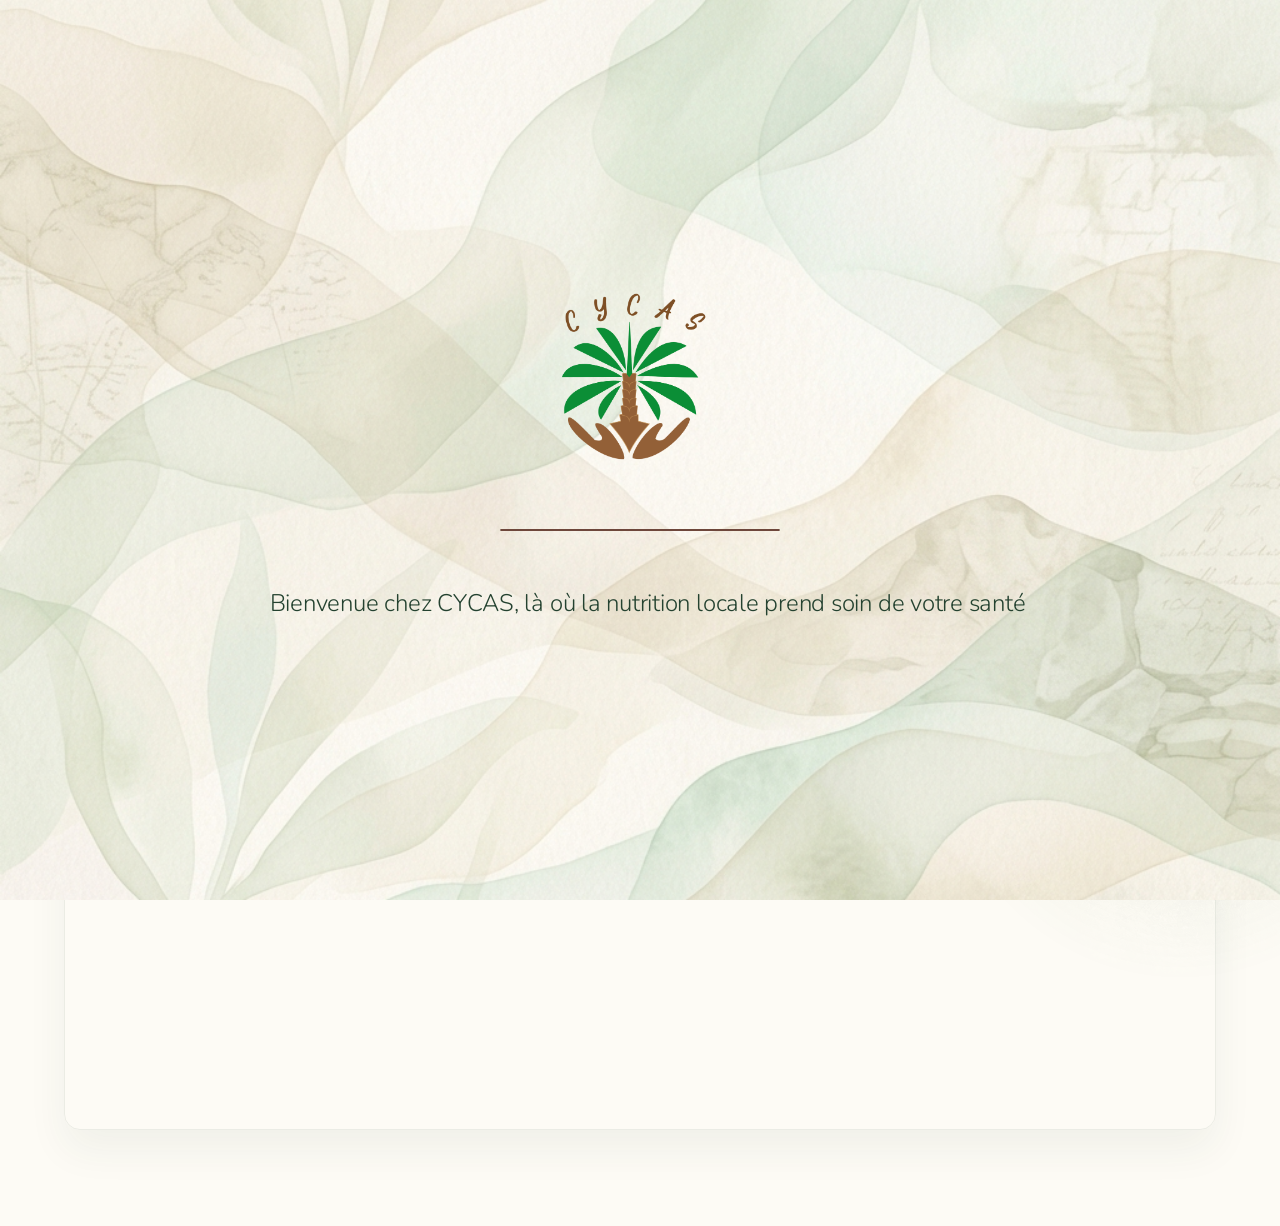
<file: contact.html>
<!DOCTYPE html>
<html lang="fr">
<head>
    <meta charset="UTF-8">
    <meta name="viewport" content="width=device-width, initial-scale=1.0">
    <title>Contact - CYCAS Nutrition</title>
    <link rel="stylesheet" href="style.css">
    <link href="https://fonts.googleapis.com/css2?family=Nunito:wght@200;300;400;500;600;700;800;900&display=swap" rel="stylesheet">
</head>
<body class="page-apropos">
    <div id="site-loader" class="site-loader">
        <script>
            try {
                if (sessionStorage.getItem('cycas_loader_shown')) {
                    document.currentScript.parentElement.style.display = 'none';
                }
            } catch (e) {}
        </script>
        <div class="loader-content">
            <img src="assets/Logo cycas original.png" alt="CYCAS" class="loader-logo">
            <div class="loader-progress-bar">
                <div class="loader-progress-fill"></div>
            </div>
            <p class="loader-tagline" id="loader-tagline">Bienvenue chez CYCAS, là où la nutrition locale prend soin de votre santé</p>
        </div>
    </div>

    <nav class="navbar navbar-light">
        <div class="logo">
            <a href="index.html" aria-label="Accueil">
                <img src="assets/Logo cycas original.png" alt="CYCAS" class="logo-img">
            </a>
        </div>
        <div class="nav-links">
            <a href="index.html">Accueil</a>
            <a href="apropos.html">À propos</a>
            <a href="nutrition.html">Nutrition</a>
            <a href="produits.html">Nos produits</a>
            <a href="impact.html">Impact social</a>
            <a href="blog.html">Blog / Actualités</a>
        </div>
        <div class="nav-action">
            <a href="contact.html" class="btn-outline active" style="background: rgba(0,0,0,0.05);">Contact</a>
            <a href="panier.html" class="nav-cart-icon" aria-label="Panier">
                <svg width="22" height="22" viewBox="0 0 24 24" fill="none" stroke="currentColor" stroke-width="1.2" stroke-linecap="round" stroke-linejoin="round">
                    <circle cx="9" cy="21" r="1"/><circle cx="20" cy="21" r="1"/>
                    <path d="M1 1h4l2.68 13.39a2 2 0 0 0 2 1.61h9.72a2 2 0 0 0 2-1.61L23 6H6"/>
                </svg>
                <span class="nav-cart-badge" id="cart-badge">0</span>
            </a>
            <button class="hamburger" id="hamburger" aria-label="Menu" aria-expanded="false">
                <span></span><span></span><span></span>
            </button>
        </div>
    </nav>

    <main class="contact-simple-page">
        <div class="pattern-watermark pattern-cr"></div>

        <div class="contact-simple-container">
            <div class="section-header text-center reveal-on-scroll">
                <span class="section-eyebrow">Nous joindre</span>
                <h1 class="section-title">Contactez-nous</h1>
                <p class="section-desc">Une question, une commande ou un partenariat ? Voici tous nos canaux.</p>
            </div>

            <div class="contact-cards-grid">

                <!-- Carte 1 : Adresse -->
                <div class="contact-card reveal-on-scroll">
                    <div class="contact-card-icon">
                        <svg viewBox="0 0 24 24" fill="none" stroke="currentColor" stroke-width="1.1" stroke-linecap="round" stroke-linejoin="round"><path d="M21 10c0 7-9 13-9 13s-9-6-9-13a9 9 0 0 1 18 0z"/><circle cx="12" cy="10" r="3"/></svg>
                    </div>
                    <h3>Adresse</h3>
                    <p class="contact-card-main">Jamm Space<br>Dakar, Sénégal</p>
                    <p class="contact-card-note">Aussi en pharmacies partenaires et boutiques locales.</p>
                </div>

                <!-- Carte 2 : Téléphone / WhatsApp -->
                <div class="contact-card reveal-on-scroll" style="transition-delay: 0.1s;">
                    <div class="contact-card-icon">
                        <svg viewBox="0 0 24 24" fill="none" stroke="currentColor" stroke-width="1.1" stroke-linecap="round" stroke-linejoin="round"><path d="M22 16.92v3a2 2 0 0 1-2.18 2 19.79 19.79 0 0 1-8.63-3.07 19.5 19.5 0 0 1-6-6 19.79 19.79 0 0 1-3.07-8.67A2 2 0 0 1 4.11 2h3a2 2 0 0 1 2 1.72 12.84 12.84 0 0 0 .7 2.81 2 2 0 0 1-.45 2.11L8.09 9.91a16 16 0 0 0 6 6l1.27-1.27a2 2 0 0 1 2.11-.45 12.84 12.84 0 0 0 2.81.7A2 2 0 0 1 22 16.92z"/></svg>
                    </div>
                    <h3>Téléphone</h3>
                    <p class="contact-card-main">
                        <a href="tel:+221786335050">+221 78 633 50 50</a><br>
                        <a href="tel:+221766222830">+221 76 622 28 30</a>
                    </p>
                    <p class="contact-card-note">Également joignables sur WhatsApp.</p>
                </div>

                <!-- Carte 3 : Email -->
                <div class="contact-card reveal-on-scroll" style="transition-delay: 0.2s;">
                    <div class="contact-card-icon">
                        <svg viewBox="0 0 24 24" fill="none" stroke="currentColor" stroke-width="1.1" stroke-linecap="round" stroke-linejoin="round"><path d="M4 4h16c1.1 0 2 .9 2 2v12c0 1.1-.9 2-2 2H4c-1.1 0-2-.9-2-2V6c0-1.1.9-2 2-2z"/><polyline points="22,6 12,13 2,6"/></svg>
                    </div>
                    <h3>Email</h3>
                    <p class="contact-card-main"><a href="mailto:contact@cycas.sn">contact@cycas.sn</a></p>
                    <p class="contact-card-note">Nous répondons dans les plus brefs délais.</p>
                </div>

                <!-- Carte 4 : Réseaux sociaux -->
                <div class="contact-card reveal-on-scroll" style="transition-delay: 0.3s;">
                    <div class="contact-card-icon">
                        <svg viewBox="0 0 24 24" fill="none" stroke="currentColor" stroke-width="1.1" stroke-linecap="round" stroke-linejoin="round"><circle cx="12" cy="12" r="4"/><path d="M16 8v5a3 3 0 0 0 6 0v-1a10 10 0 1 0-3.92 7.94"/></svg>
                    </div>
                    <h3>Réseaux sociaux</h3>
                    <p class="contact-card-main">@cycasnutrition</p>
                    <div class="contact-card-socials">
                        <a href="#" aria-label="Instagram">Instagram</a>
                        <a href="#" aria-label="LinkedIn">LinkedIn</a>
                        <a href="#" aria-label="Facebook">Facebook</a>
                    </div>
                </div>

            </div>

            <div class="contact-map-wrap reveal-on-scroll" style="transition-delay: 0.15s;">
                <iframe src="https://maps.google.com/maps?q=Jamm%20Space,%20Dakar,%20Senegal&t=&z=15&ie=UTF8&iwloc=&output=embed" title="CYCAS — Jamm Space, Dakar" allowfullscreen loading="lazy"></iframe>
            </div>
        </div>
    </main>

    <script>
        document.addEventListener('DOMContentLoaded', () => {
            const observer = new IntersectionObserver((entries) => {
                entries.forEach(entry => {
                    if (entry.isIntersecting) {
                        entry.target.classList.add('is-visible');
                    }
                });
            }, { threshold: 0.1 });

            document.querySelectorAll('.reveal-on-scroll').forEach(el => observer.observe(el));
        });
    </script>
    <script src="nav.js"></script>
</body>
</html>
</file>
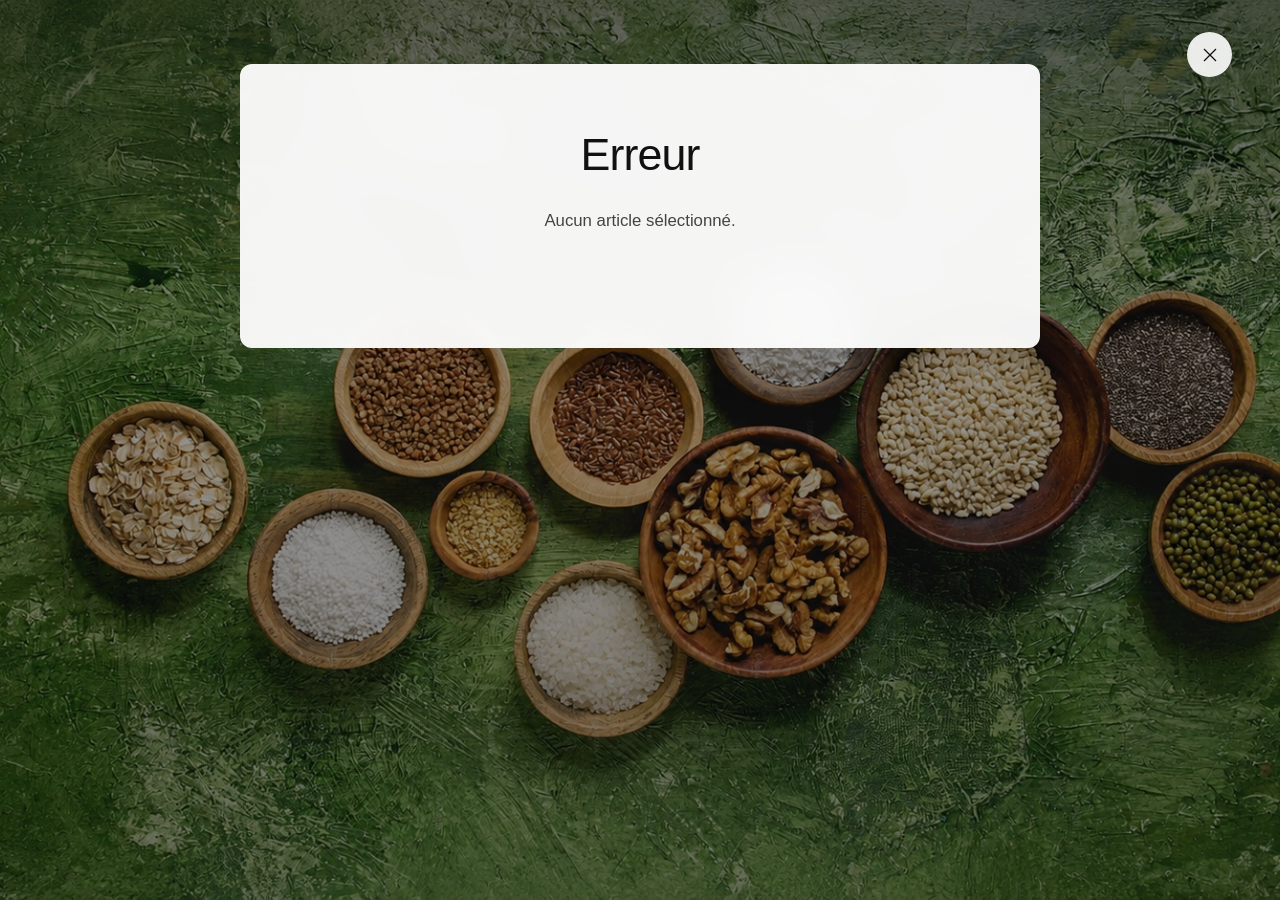
<file: detail.html>
<!DOCTYPE html>
<html lang="fr">
<head>
    <meta charset="UTF-8">
    <meta name="viewport" content="width=device-width, initial-scale=1.0">
    <title>Détails - CYCAS Nutrition</title>
    <link rel="stylesheet" href="style.css">
    <link rel="preconnect" href="https://fonts.googleapis.com">
    <link rel="preconnect" href="https://fonts.gstatic.com" crossorigin>
    <link href="https://fonts.googleapis.com/css2?family=Manrope:wght@200;300;400;500;600;700;800&display=swap" rel="stylesheet">
    <script src="db.js"></script>
    <style>
        body.page-detail {
            background-color: #FDFBF5;
            background-image: url('assets/illustrations/nutrition_hero_bg.png');
            background-size: cover;
            background-position: center;
            background-attachment: fixed;
            margin: 0;
            padding: 0;
            display: flex;
            justify-content: center;
            align-items: flex-start;
            min-height: 100vh;
            color: #111111;
        }

        .close-btn {
            position: fixed;
            top: 2rem;
            right: 3rem;
            width: 45px;
            height: 45px;
            border-radius: 50%;
            background: rgba(255, 255, 255, 0.9);
            backdrop-filter: blur(10px);
            display: flex;
            align-items: center;
            justify-content: center;
            cursor: pointer;
            z-index: 100;
            transition: transform 0.3s cubic-bezier(0.165, 0.84, 0.44, 1), box-shadow 0.3s ease;
            color: #111111;
            text-decoration: none;
            box-shadow: 0 4px 12px rgba(0,0,0,0.05);
        }

        .close-btn:hover {
            transform: scale(1.1) rotate(90deg);
            box-shadow: 0 8px 24px rgba(0,0,0,0.1);
        }

        .detail-container {
            max-width: 800px;
            width: 100%;
            background: rgba(255, 255, 255, 0.95);
            backdrop-filter: blur(20px);
            border-radius: 12px;
            padding: 4rem;
            box-shadow: 0 20px 40px rgba(0,0,0,0.08);
            margin: 4rem 1rem;
            animation: fadeInUp 0.6s cubic-bezier(0.165, 0.84, 0.44, 1) forwards;
            position: relative;
            z-index: 10;
        }

        .detail-header {
            text-align: center;
            margin-bottom: 3rem;
        }

        .detail-badge {
            display: inline-block;
            padding: 0.4rem 1.2rem;
            background: rgba(36, 66, 48, 0.05);
            color: #244230;
            border-radius: 50px;
            font-size: 0.85rem;
            font-weight: 500;
            letter-spacing: 0.05em;
            margin-bottom: 1.5rem;
        }

        .detail-title {
            font-size: 2.8rem;
            font-weight: 200;
            color: #111111;
            line-height: 1.2;
            margin-bottom: 1.5rem;
            letter-spacing: -0.02em;
        }

        .detail-image {
            width: 100%;
            height: 350px;
            background-size: cover;
            background-position: center;
            border-radius: 8px;
            margin-bottom: 3rem;
        }

        .detail-body {
            font-size: 1.05rem;
            line-height: 1.8;
            color: #444444;
            font-weight: 300;
        }

        .detail-body h3 {
            font-size: 1.3rem;
            font-weight: 400;
            color: #111111;
            margin: 2rem 0 1rem 0;
        }

        @keyframes fadeInUp {
            from {
                opacity: 0;
                transform: translateY(30px);
            }
            to {
                opacity: 1;
                transform: translateY(0);
            }
        }

        @media (max-width: 768px) {
            body.page-detail { padding: 1rem 0; }
            .close-btn { top: 1.5rem; right: 1.5rem; width: 40px; height: 40px; }
            .detail-container { padding: 2.5rem 1.5rem; margin: 4.5rem auto 1rem; border-radius: 8px; width: calc(100% - 2rem); }
            .detail-title { font-size: 1.8rem; }
            .detail-image { height: 200px; margin-bottom: 2rem; }
        }
    </style>
</head>
<body class="page-detail">
    <a href="nutrition.html" class="close-btn">
        <svg width="24" height="24" viewBox="0 0 24 24" fill="none" stroke="currentColor" stroke-width="1.2"><line x1="18" y1="6" x2="6" y2="18"></line><line x1="6" y1="6" x2="18" y2="18"></line></svg>
    </a>

    <div class="detail-container" id="detail-content">
        <!-- Content will be injected by JavaScript -->
    </div>

    <script>
        document.addEventListener('DOMContentLoaded', () => {
            const urlParams = new URLSearchParams(window.location.search);
            const articleId = urlParams.get('id');
            const container = document.getElementById('detail-content');

            if (articleId && typeof nutritionDB !== 'undefined') {
                const article = nutritionDB.find(item => item.id === articleId);
                
                if (article) {
                    container.innerHTML = `
                        <div class="detail-header">
                            <span class="detail-badge">${article.category} • ${article.categoryBadge}</span>
                            <h1 class="detail-title">${article.title}</h1>
                        </div>
                        <div class="detail-image" style="background-image: url('${article.image}');"></div>
                        <div class="detail-body">
                            ${article.content}
                        </div>
                    `;
                } else {
                    container.innerHTML = '<div class="detail-header"><h1 class="detail-title">Article non trouvé</h1><p class="detail-body">L\'article que vous cherchez n\'existe pas.</p></div>';
                }
            } else {
                container.innerHTML = '<div class="detail-header"><h1 class="detail-title">Erreur</h1><p class="detail-body">Aucun article sélectionné.</p></div>';
            }
        });
    </script>
</body>
</html>
</file>
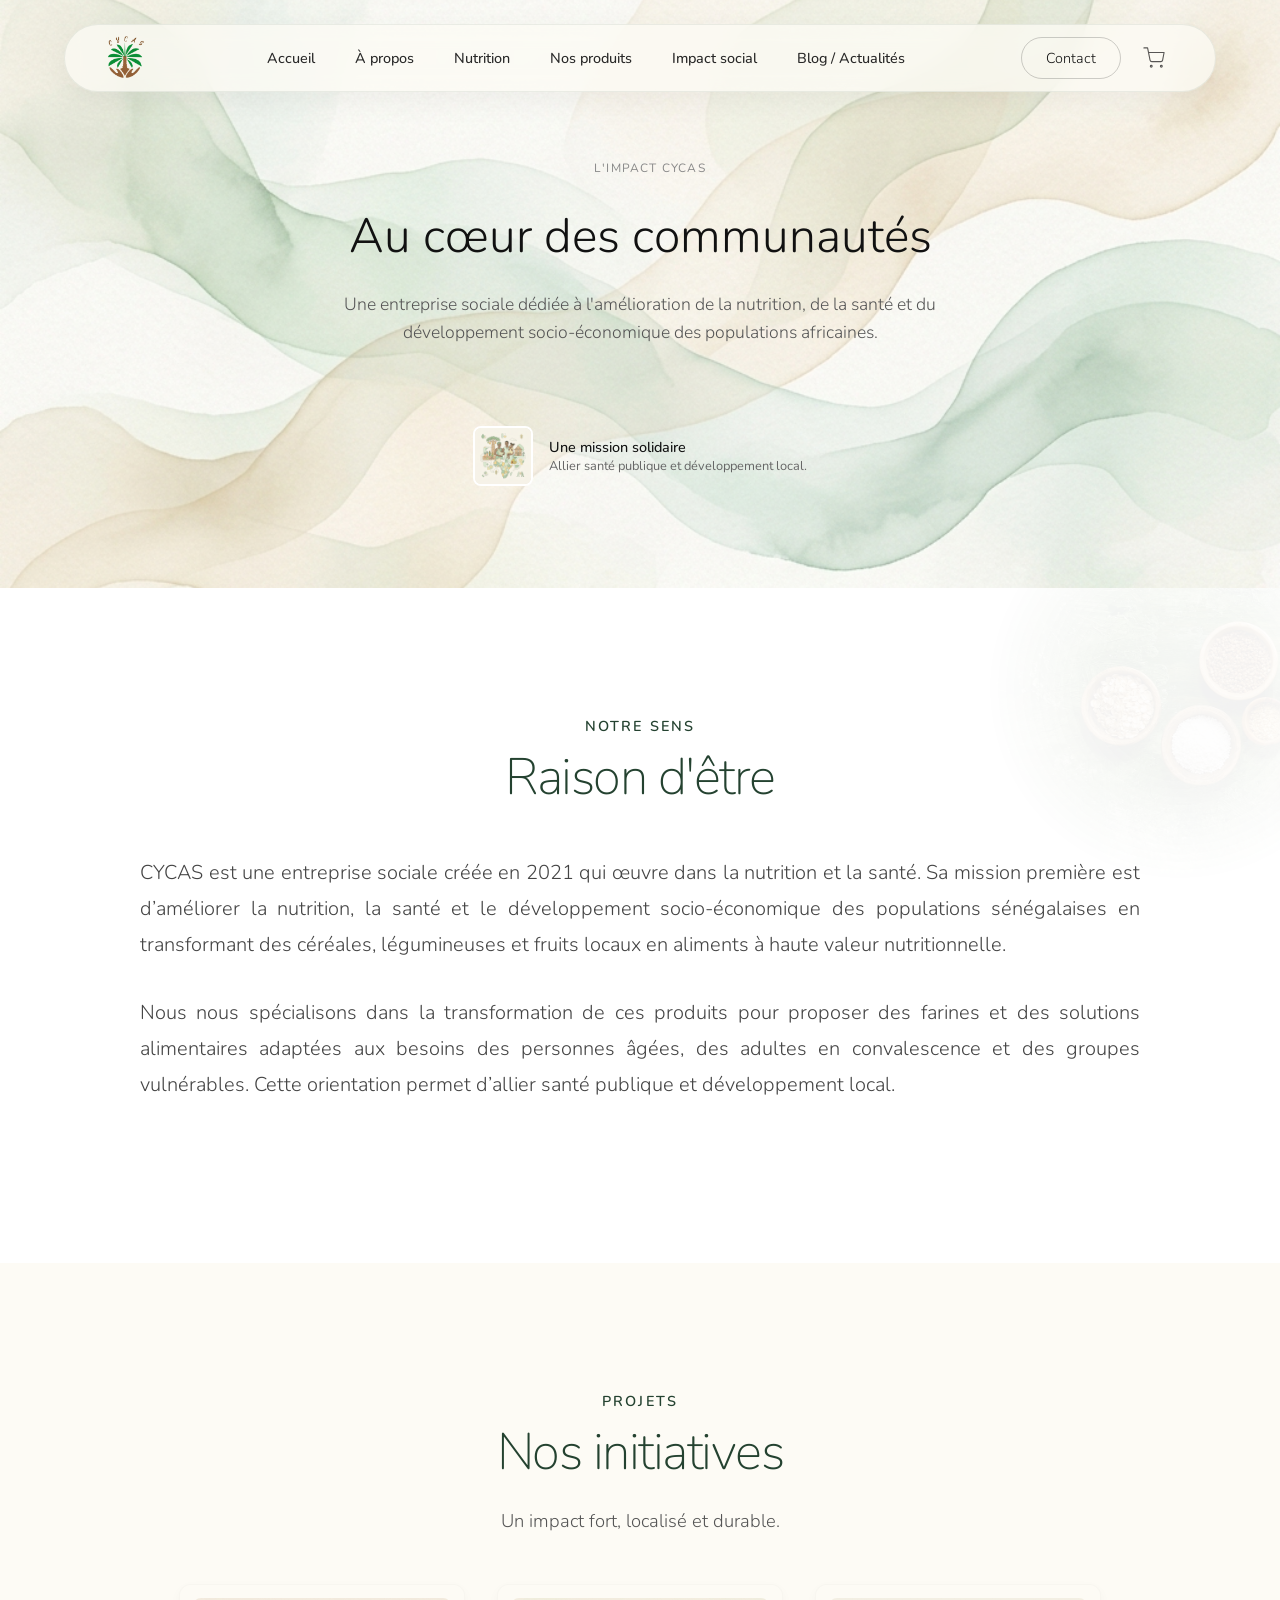
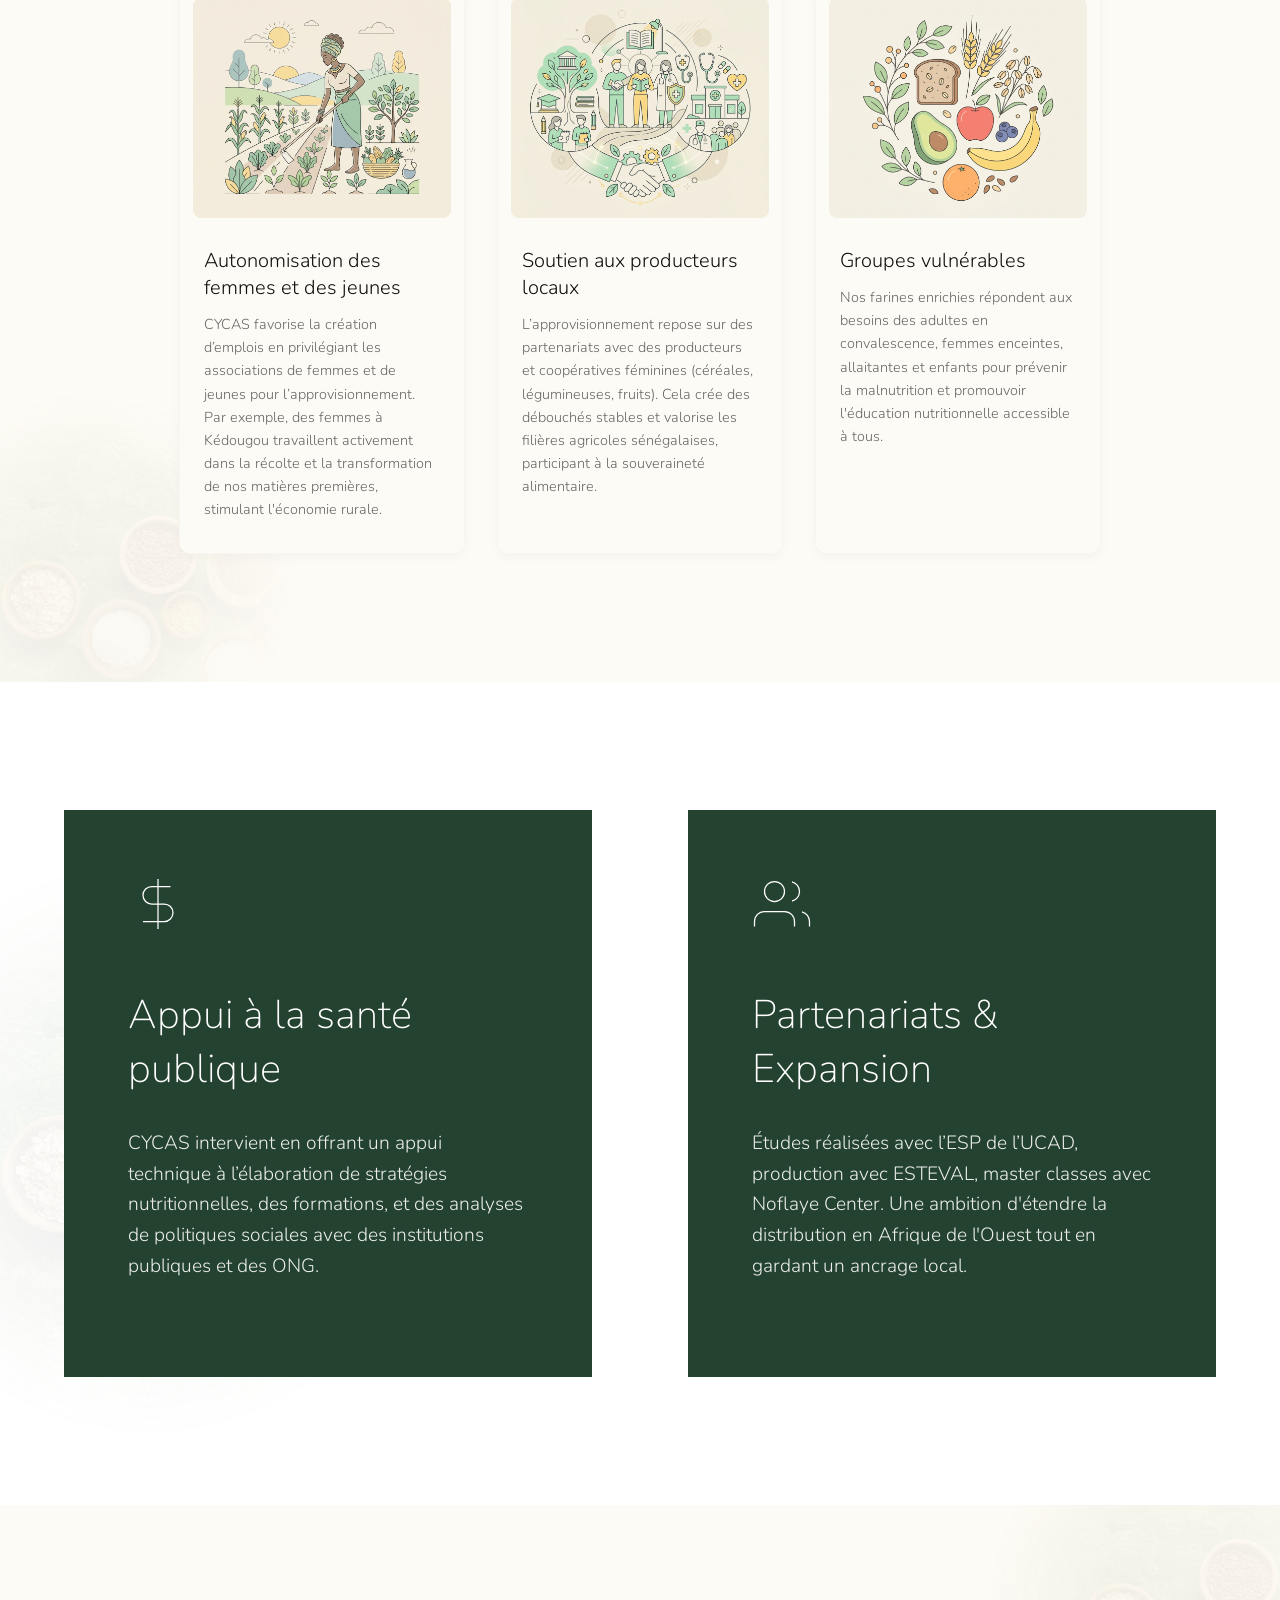
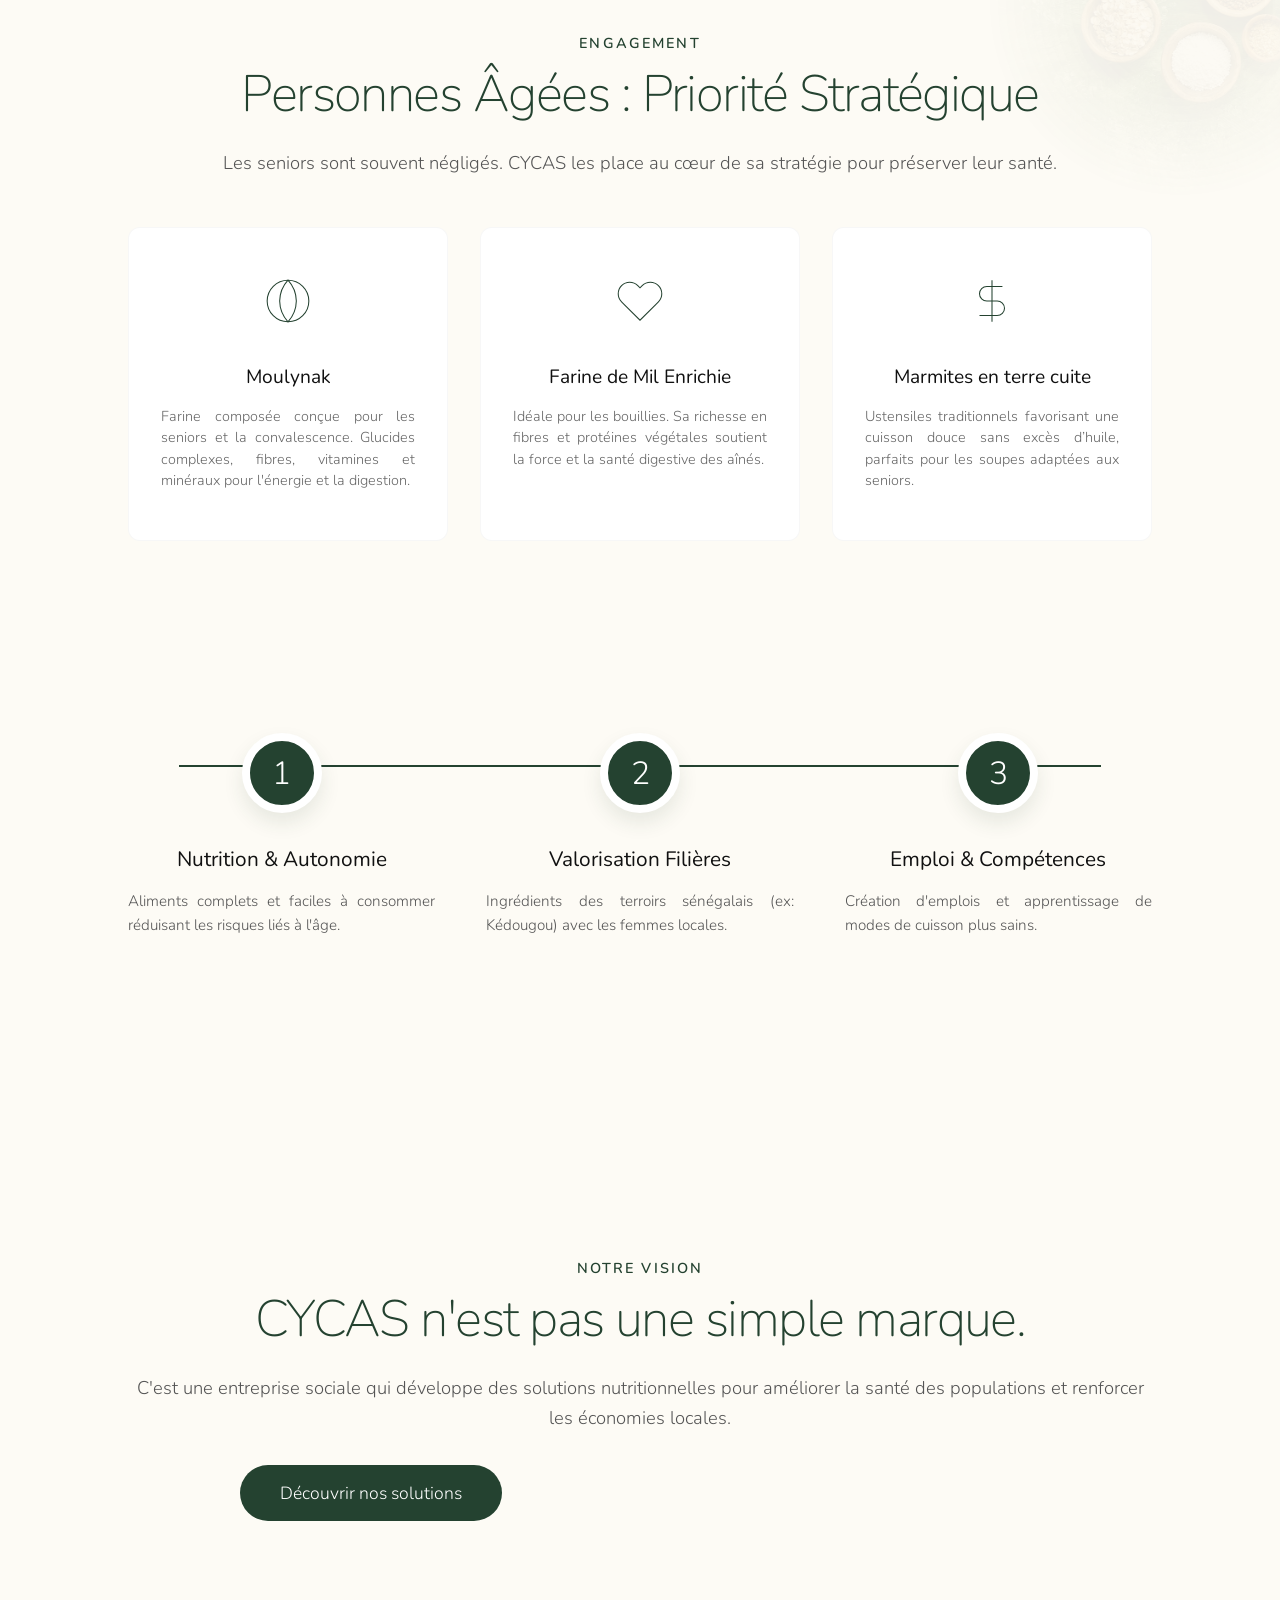
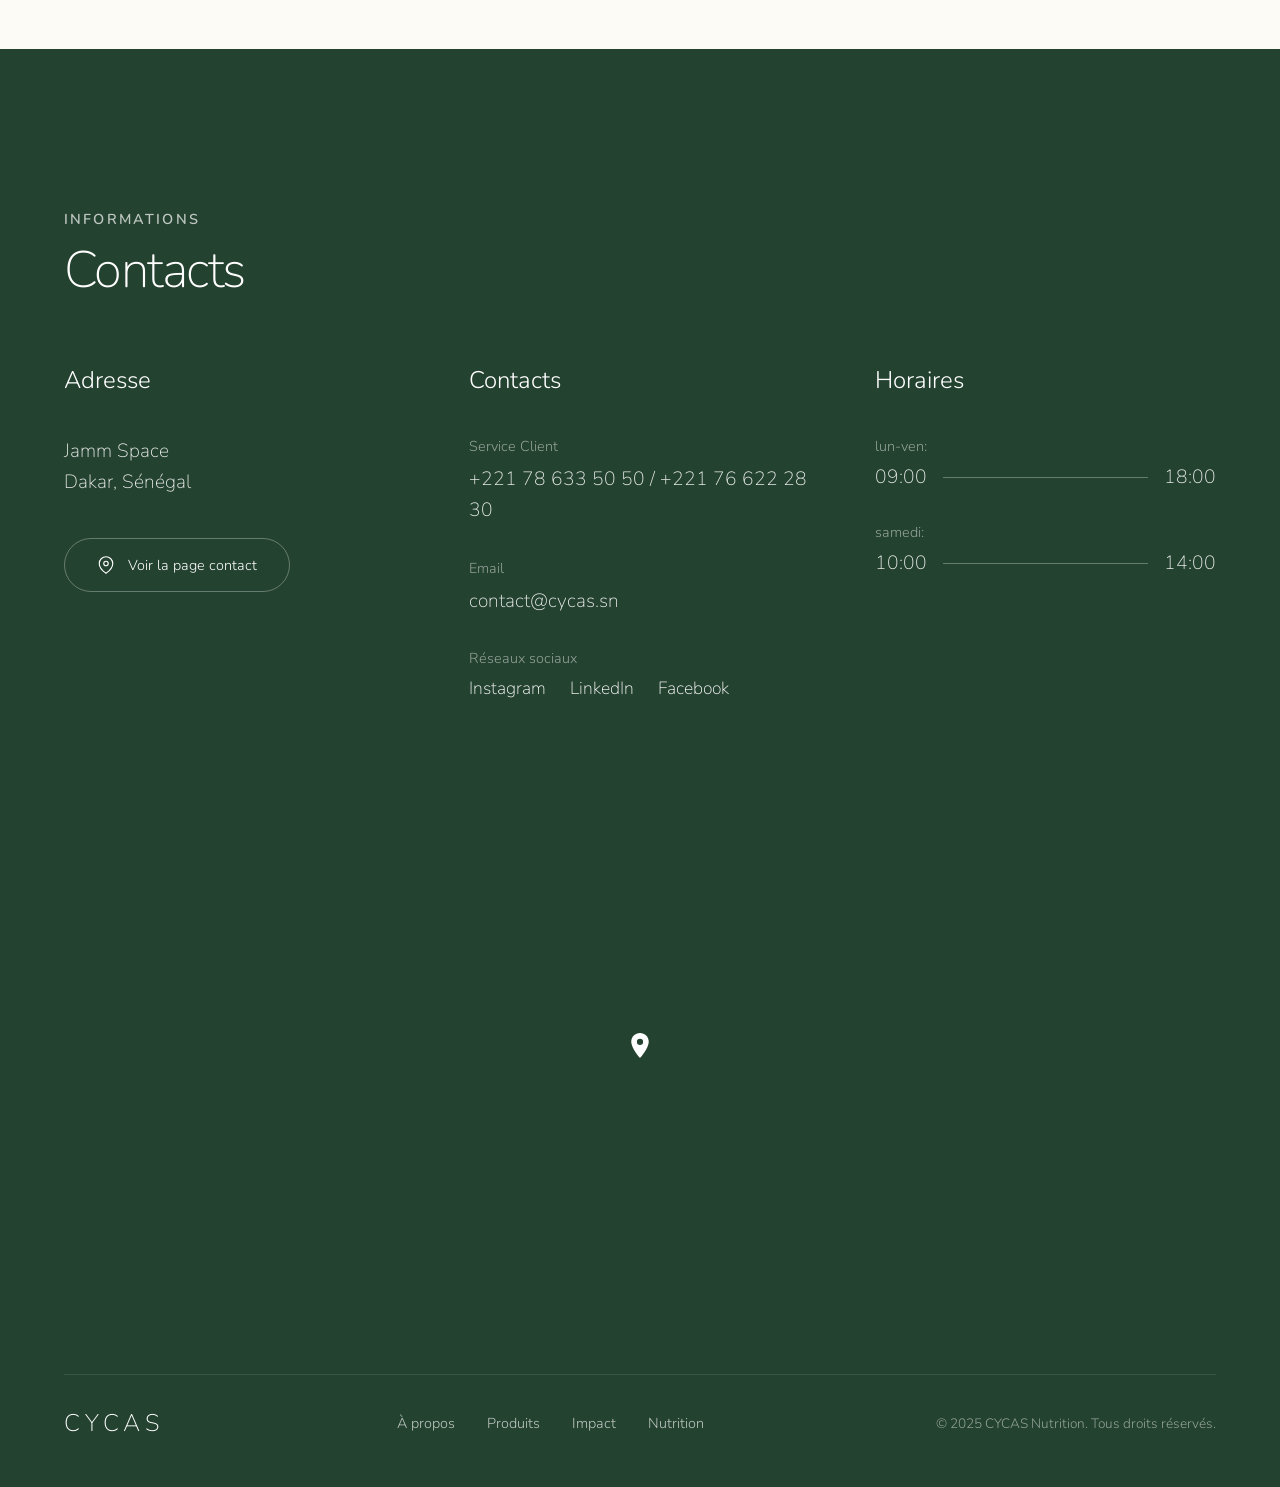
<file: impact.html>
<!DOCTYPE html>
<html lang="fr">
<head>
    <meta charset="UTF-8">
    <meta name="viewport" content="width=device-width, initial-scale=1.0">
    <title>Impact Social - CYCAS Nutrition</title>
    <link rel="stylesheet" href="style.css">
    <link href="https://fonts.googleapis.com/css2?family=Nunito:wght@200;300;400;500;600;700;800;900&display=swap" rel="stylesheet">
</head>
<body class="page-apropos page-impact">
    <div id="site-loader" class="site-loader">
        <script>
            try {
                if (sessionStorage.getItem('cycas_loader_shown')) {
                    document.currentScript.parentElement.style.display = 'none';
                }
            } catch (e) {}
        </script>
        <div class="loader-content">
            <img src="assets/Logo cycas original.png" alt="CYCAS" class="loader-logo">
            <div class="loader-progress-bar">
                <div class="loader-progress-fill"></div>
            </div>
            <p class="loader-tagline" id="loader-tagline">Bienvenue chez CYCAS, là où la nutrition locale prend soin de votre santé</p>
        </div>
    </div>

    <nav class="navbar navbar-light">
        <div class="logo">
            <a href="index.html" aria-label="Accueil">
                <img src="assets/Logo cycas original.png" alt="CYCAS" class="logo-img">
            </a>
        </div>
        <div class="nav-links">
            <a href="index.html">Accueil</a>
            <a href="apropos.html">À propos</a>
            <a href="nutrition.html">Nutrition</a>
            <a href="produits.html">Nos produits</a>
            <a href="impact.html" class="active">Impact social</a>
            <a href="blog.html">Blog / Actualités</a>
        </div>
        <div class="nav-action">
            <a href="contact.html" class="btn-outline">Contact</a>
            <a href="panier.html" class="nav-cart-icon" aria-label="Panier">
                <svg width="22" height="22" viewBox="0 0 24 24" fill="none" stroke="currentColor" stroke-width="1.2" stroke-linecap="round" stroke-linejoin="round">
                    <circle cx="9" cy="21" r="1"/><circle cx="20" cy="21" r="1"/>
                    <path d="M1 1h4l2.68 13.39a2 2 0 0 0 2 1.61h9.72a2 2 0 0 0 2-1.61L23 6H6"/>
                </svg>
                <span class="nav-cart-badge" id="cart-badge">0</span>
            </a>
            <button class="hamburger" id="hamburger" aria-label="Menu" aria-expanded="false">
                <span></span><span></span><span></span>
            </button>
        </div>
    </nav>
    <header class="nutrition-hero-banner bg-impact reveal-on-scroll">
        <div class="hero-banner-inner">
            <span class="eyebrow-text">L'IMPACT CYCAS</span>
            <h1>Au cœur des communautés</h1>
            <p>Une entreprise sociale dédiée à l'amélioration de la nutrition, de la santé et du développement socio-économique des populations africaines.</p>
            
            <div class="ebook-mini-promo" style="margin-top: 2rem;">
                <img src="assets/illustrations/impact_mission_1778794197907.png" alt="Mission Sociale" class="ebook-avatar" style="border-radius: 8px; width: 60px; height: 60px; object-fit: cover;">
                <div class="ebook-text">
                    <strong>Une mission solidaire</strong>
                    <span>Allier santé publique et développement local.</span>
                </div>
            </div>
        </div>
    </header>

    <!-- Mission et raison d'être -->
    <section class="histoire-section section-padding" style="position: relative; overflow: hidden;">
        <div class="pattern-watermark pattern-tr"></div>
        <div class="histoire-container" style="position: relative; z-index: 2;">
            <div class="section-header text-center reveal-on-scroll">
                <span class="section-eyebrow">Notre Sens</span>
                <h2 class="section-title" style="color: #111111;">Raison d'être</h2>
            </div>
            
            <div class="histoire-text reveal-on-scroll text-justify" style="transition-delay: 0.2s;">
                <p>CYCAS est une entreprise sociale créée en 2021 qui œuvre dans la nutrition et la santé. Sa mission première est d’améliorer la nutrition, la santé et le développement socio‑économique des populations sénégalaises en transformant des céréales, légumineuses et fruits locaux en aliments à haute valeur nutritionnelle.</p>
                <p>Nous nous spécialisons dans la transformation de ces produits pour proposer des farines et des solutions alimentaires adaptées aux besoins des personnes âgées, des adultes en convalescence et des groupes vulnérables. Cette orientation permet d’allier santé publique et développement local.</p>
            </div>
        </div>
    </section>

    <!-- Initiatives & Focus (Cards Grid) -->
    <section class="valeurs-section section-padding" style="position: relative; overflow: hidden;">
        <div class="pattern-watermark pattern-bl"></div>
        <div class="section-header text-center reveal-on-scroll" style="position: relative; z-index: 2;">
            <span class="section-eyebrow">Projets</span>
            <h2 class="section-title" style="color: #111111;">Nos initiatives</h2>
            <p class="section-desc">Un impact fort, localisé et durable.</p>
        </div>
        
        <div class="nc-grid reveal-on-scroll" style="max-width: 1400px; margin: 0 auto; position: relative; z-index: 2; padding: 0 5%;">
            <!-- Card 1 -->
            <div class="nutrition-card">
                <div class="ncard-img-wrapper">
                    <div class="ncard-img" style="background-image: url('assets/illustrations/impact_women_1778794209637.png');"></div>
                </div>
                <div class="ncard-content">
                    <h4>Autonomisation des femmes et des jeunes</h4>
                    <p style="font-size: 0.9rem; color: #666; font-weight: 300;">CYCAS favorise la création d’emplois en privilégiant les associations de femmes et de jeunes pour l’approvisionnement. Par exemple, des femmes à Kédougou travaillent activement dans la récolte et la transformation de nos matières premières, stimulant l'économie rurale.</p>
                </div>
            </div>
            <!-- Card 2 -->
            <div class="nutrition-card">
                <div class="ncard-img-wrapper">
                    <div class="ncard-img" style="background-image: url('assets/illustrations/impact_partnership_1778794235517.png');"></div>
                </div>
                <div class="ncard-content">
                    <h4>Soutien aux producteurs locaux</h4>
                    <p style="font-size: 0.9rem; color: #666; font-weight: 300;">L’approvisionnement repose sur des partenariats avec des producteurs et coopératives féminines (céréales, légumineuses, fruits). Cela crée des débouchés stables et valorise les filières agricoles sénégalaises, participant à la souveraineté alimentaire.</p>
                </div>
            </div>
            <!-- Card 3 -->
            <div class="nutrition-card">
                <div class="ncard-img-wrapper">
                    <div class="ncard-img" style="background-image: url('assets/illustrations/illus_pregnant_1778790848845.png');"></div>
                </div>
                <div class="ncard-content">
                    <h4>Groupes vulnérables</h4>
                    <p style="font-size: 0.9rem; color: #666; font-weight: 300;">Nos farines enrichies répondent aux besoins des adultes en convalescence, femmes enceintes, allaitantes et enfants pour prévenir la malnutrition et promouvoir l'éducation nutritionnelle accessible à tous.</p>
                </div>
            </div>
        </div>
    </section>

    <!-- Partenariats & Santé Publique -->
    <section class="mission-section" style="position: relative; overflow: hidden; background-color: #ffffff; padding: 8rem 5%;">
        <div class="pattern-watermark pattern-cl"></div>
        <div class="mission-grid" style="position: relative; z-index: 2;">
            <div class="mission-card green-card reveal-on-scroll">
                <div class="card-icon">
                    <svg viewBox="0 0 24 24" fill="none" stroke="currentColor" stroke-width="0.5"><path d="M12 2v20M17 5H9.5a3.5 3.5 0 0 0 0 7h5a3.5 3.5 0 0 1 0 7H6"></path></svg>
                </div>
                <h3>Appui à la santé publique</h3>
                <p>CYCAS intervient en offrant un appui technique à l’élaboration de stratégies nutritionnelles, des formations, et des analyses de politiques sociales avec des institutions publiques et des ONG.</p>
            </div>

            <div class="mission-card green-card reveal-on-scroll" style="transition-delay: 0.2s;">
                <div class="card-icon">
                    <svg viewBox="0 0 24 24" fill="none" stroke="currentColor" stroke-width="0.5"><path d="M17 21v-2a4 4 0 0 0-4-4H5a4 4 0 0 0-4 4v2"/><circle cx="9" cy="7" r="4"/><path d="M23 21v-2a4 4 0 0 0-3-3.87"/><path d="M16 3.13a4 4 0 0 1 0 7.75"/></svg>
                </div>
                <h3>Partenariats & Expansion</h3>
                <p>Études réalisées avec l’ESP de l’UCAD, production avec ESTEVAL, master classes avec Noflaye Center. Une ambition d'étendre la distribution en Afrique de l'Ouest tout en gardant un ancrage local.</p>
            </div>
        </div>
    </section>

    <!-- Personnes Agées: Priorité -->
    <section class="cibles-section section-padding" style="position: relative; overflow: hidden; background-color: #FDFBF5;">
        <div class="pattern-watermark pattern-tr"></div>
        <div class="section-header text-center reveal-on-scroll" style="position: relative; z-index: 2;">
            <span class="section-eyebrow">Engagement</span>
            <h2 class="section-title" style="color: #111111;">Personnes Âgées : Priorité Stratégique</h2>
            <p class="section-desc">Les seniors sont souvent négligés. CYCAS les place au cœur de sa stratégie pour préserver leur santé.</p>
        </div>
        
        <div class="cibles-grid cibles-grid-3col reveal-on-scroll" style="transition-delay: 0.1s; justify-content: center; position: relative; z-index: 2;">
            <div class="cible-card" style="background-color: #ffffff;">
                <div class="cible-icon anim-sway">
                    <svg viewBox="0 0 24 24" fill="none" stroke="currentColor" stroke-width="0.5"><circle cx="12" cy="12" r="10"/><path d="M12 2a15.3 15.3 0 0 1 4 10 15.3 15.3 0 0 1-4 10 15.3 15.3 0 0 1-4-10 15.3 15.3 0 0 1 4-10z"/></svg>
                </div>
                <h4>Moulynak</h4>
                <p class="text-justify">Farine composée conçue pour les seniors et la convalescence. Glucides complexes, fibres, vitamines et minéraux pour l'énergie et la digestion.</p>
            </div>
            
            <div class="cible-card" style="background-color: #ffffff;">
                <div class="cible-icon anim-pulse-icon">
                    <svg viewBox="0 0 24 24" fill="none" stroke="currentColor" stroke-width="0.5"><path d="M20.84 4.61a5.5 5.5 0 0 0-7.78 0L12 5.67l-1.06-1.06a5.5 5.5 0 0 0-7.78 7.78l1.06 1.06L12 21.23l7.78-7.78 1.06-1.06a5.5 5.5 0 0 0 0-7.78z"></path></svg>
                </div>
                <h4>Farine de Mil Enrichie</h4>
                <p class="text-justify">Idéale pour les bouillies. Sa richesse en fibres et protéines végétales soutient la force et la santé digestive des aînés.</p>
            </div>
            
            <div class="cible-card" style="background-color: #ffffff;">
                <div class="cible-icon anim-spin-slow">
                    <svg viewBox="0 0 24 24" fill="none" stroke="currentColor" stroke-width="0.5"><path d="M12 2v20M17 5H9.5a3.5 3.5 0 0 0 0 7h5a3.5 3.5 0 0 1 0 7H6"></path></svg>
                </div>
                <h4>Marmites en terre cuite</h4>
                <p class="text-justify">Ustensiles traditionnels favorisant une cuisson douce sans excès d’huile, parfaits pour les soupes adaptées aux seniors.</p>
            </div>
        </div>

        <!-- Impact Social Direct Frise -->
        <div class="cibles-frise-wrapper reveal-on-scroll" style="transition-delay: 0.2s; position: relative; z-index: 2;">
            <div class="frise-line-bold"></div>
            
            <div class="frise-big-node">
                <div class="big-circle">1</div>
                <div class="big-circle-content">
                    <h4>Nutrition & Autonomie</h4>
                    <p class="text-justify">Aliments complets et faciles à consommer réduisant les risques liés à l'âge.</p>
                </div>
            </div>
            
            <div class="frise-big-node">
                <div class="big-circle">2</div>
                <div class="big-circle-content">
                    <h4>Valorisation Filières</h4>
                    <p class="text-justify">Ingrédients des terroirs sénégalais (ex: Kédougou) avec les femmes locales.</p>
                </div>
            </div>
            
            <div class="frise-big-node">
                <div class="big-circle">3</div>
                <div class="big-circle-content">
                    <h4>Emploi & Compétences</h4>
                    <p class="text-justify">Création d'emplois et apprentissage de modes de cuisson plus sains.</p>
                </div>
            </div>
        </div>
    </section>

    <!-- Global CTA Section -->
    <section class="global-cta-section section-padding reveal-on-scroll">
        <div class="section-header text-center" style="margin-bottom: 2rem;">
            <span class="section-eyebrow">Notre Vision</span>
            <h2 class="section-title">CYCAS n'est pas une simple marque.</h2>
            <p class="section-desc" style="color: rgba(255, 255, 255, 0.8);">C'est une entreprise sociale qui développe des solutions nutritionnelles pour améliorer la santé des populations et renforcer les économies locales.</p>
        </div>
        <div class="global-cta-content text-center">
            <a href="produits.html" class="btn-green-solid">Découvrir nos solutions</a>
        </div>
    </section>

    <!-- FOOTER / CONTACTS -->
    <footer class="site-footer-new" id="contact">
        <div class="footer-container">
            <div class="section-header" style="margin-bottom: 4rem;">
                <span class="section-eyebrow" style="color: rgba(255,255,255,0.7) !important;">Informations</span>
                <h2 class="section-title" style="color: #fff !important; margin-bottom: 0 !important;">Contacts</h2>
            </div>
            
            <div class="contact-grid reveal-on-scroll" style="transition-delay: 0.1s;">
                <div class="contact-col">
                    <h4>Adresse</h4>
                    <p class="contact-detail">Jamm Space<br>Dakar, Sénégal</p>
                    <a href="contact.html" class="btn-map-outline">
                        <svg width="18" height="18" viewBox="0 0 24 24" fill="none" stroke="currentColor" stroke-width="1.5"><path d="M21 10c0 7-9 13-9 13s-9-6-9-13a9 9 0 0 1 18 0z"></path><circle cx="12" cy="10" r="3"></circle></svg>
                        Voir la page contact
                    </a>
                </div>
                <div class="contact-col">
                    <h4>Contacts</h4>
                    <div class="contact-item">
                        <span class="contact-sub">Service Client</span>
                        <p class="contact-detail"><a href="tel:+221786335050">+221 78 633 50 50</a> / <a href="tel:+221766222830">+221 76 622 28 30</a></p>
                    </div>
                    <div class="contact-item">
                        <span class="contact-sub">Email</span>
                        <p class="contact-detail"><a href="mailto:contact@cycas.sn">contact@cycas.sn</a></p>
                    </div>
                    <div class="contact-item">
                        <span class="contact-sub">Réseaux sociaux</span>
                        <div class="social-links-new">
                            <a href="#">Instagram</a>
                            <a href="#">LinkedIn</a>
                            <a href="#">Facebook</a>
                        </div>
                    </div>
                </div>
                <div class="contact-col">
                    <h4>Horaires</h4>
                    <div class="schedule-item">
                        <span class="contact-sub">lun-ven:</span>
                        <div class="schedule-time">
                            <span>09:00</span>
                            <div class="schedule-line"></div>
                            <span>18:00</span>
                        </div>
                    </div>
                    <div class="schedule-item">
                        <span class="contact-sub">samedi:</span>
                        <div class="schedule-time">
                            <span>10:00</span>
                            <div class="schedule-line"></div>
                            <span>14:00</span>
                        </div>
                    </div>
                </div>
            </div>

            <div class="contact-map reveal-on-scroll" style="transition-delay: 0.2s;">
                <iframe src="https://maps.google.com/maps?q=Jamm%20Space,%20Dakar,%20Senegal&t=&z=15&ie=UTF8&iwloc=&output=embed" width="100%" height="450" style="border:0; border-radius: 12px; margin-top: 2rem; box-shadow: 0 4px 12px rgba(0,0,0,0.05);" allowfullscreen="" loading="lazy"></iframe>
            </div>

            <div class="footer-bottom-new">
                <div class="footer-logo">CYCAS</div>
                <div class="footer-nav-new">
                    <a href="apropos.html">À propos</a>
                    <a href="index.html#produits">Produits</a>
                    <a href="impact.html">Impact</a>
                    <a href="nutrition.html">Nutrition</a>
                </div>
                <p>&copy; 2025 CYCAS Nutrition. Tous droits réservés.</p>
            </div>
        </div>
    </footer>

    <script>
        document.addEventListener('DOMContentLoaded', () => {
            const observer = new IntersectionObserver((entries) => {
                entries.forEach(entry => {
                    if (entry.isIntersecting) {
                        entry.target.classList.add('is-visible');
                    }
                });
            }, { threshold: 0.1 });

            document.querySelectorAll('.reveal-on-scroll').forEach(el => observer.observe(el));
        });
    </script>
    <script src="nav.js"></script>
</body>
</html>
</file>
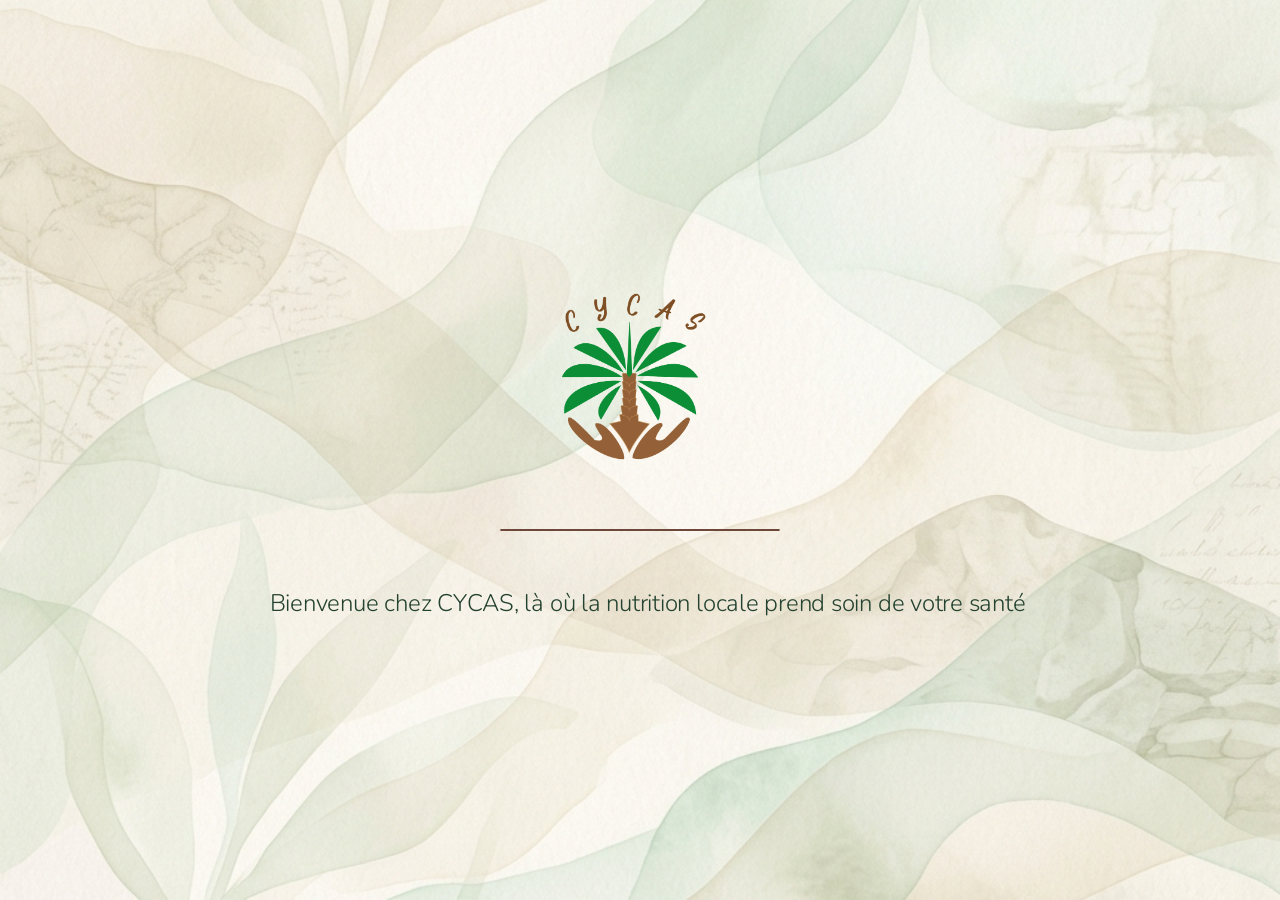
<file: panier.html>
<!DOCTYPE html>
<html lang="fr">
<head>
    <meta charset="UTF-8">
    <meta name="viewport" content="width=device-width, initial-scale=1.0">
    <title>CYCAS — Panier</title>
    <link rel="preconnect" href="https://fonts.googleapis.com">
    <link rel="preconnect" href="https://fonts.gstatic.com" crossorigin>
    <link href="https://fonts.googleapis.com/css2?family=Nunito:wght@200;300;400;500;600;700;800;900&display=swap" rel="stylesheet">
    <style>
        *, *::before, *::after { margin:0; padding:0; box-sizing:border-box; }

        :root {
            --cream:   #FDFBF5;
            --img-bg:  #F0EDE5;
            --black:   #111111;
            --green:   #244230;
            --muted:   #2b2b2b;
            --muted-light: #525252;
            --divider: rgba(17,17,17,0.12);
            --nav-h:   68px;
        }

        body { font-family:'Nunito',sans-serif; background:var(--cream); color:var(--black); min-height:100vh; }

        /* ── NAVBAR ──────────────────────────────────────────── */
        .navbar {
            position: fixed; top:0; left:0; width:100%;
            height: var(--nav-h); padding: 0 3rem;
            display: flex; justify-content: space-between; align-items: center;
            background: var(--cream); z-index: 200;
            border-bottom: 1px solid var(--divider);
        }
        .logo svg { color: var(--black); display: block; }
        .logo a { display: block; }
        .nav-links { display: flex; gap: 2rem; align-items: center; }
        .nav-links a {
            color: var(--muted); text-decoration: none;
            font-size: 0.82rem; font-weight: 500; transition: color 0.2s;
        }
        .nav-links a:hover, .nav-links a.active { color: var(--green); }
        .nav-action { display: flex; align-items: center; gap: 1.25rem; }
        .nav-cart-icon {
            position: relative; display: flex; align-items: center; justify-content: center;
            width: 42px; height: 42px; color: var(--black); text-decoration: none;
            opacity: 0.75; transition: opacity 0.2s; flex-shrink: 0;
        }
        .nav-cart-icon:hover { opacity: 1; }
        .nav-cart-badge {
            position: absolute; top: 0; right: 0;
            min-width: 15px; height: 15px;
            background: #e05c3a; color: #fff; border-radius: 50px;
            font-size: 0.48rem; font-weight: 700;
            display: flex; align-items: center; justify-content: center;
            padding: 0 3px; line-height: 1;
            opacity: 0; transform: scale(0.4);
            transition: opacity 0.2s, transform 0.25s cubic-bezier(0.34,1.56,0.64,1);
            pointer-events: none;
        }
        .nav-cart-badge.has-items { opacity: 1; transform: scale(1); }
        .drawer-logo { display: none; }
        .btn-outline {
            padding: 0.45rem 1.1rem; border: 1px solid rgba(17,17,17,0.15);
            border-radius: 50px; color: var(--black); text-decoration: none;
            font-size: 0.78rem; font-weight: 500; transition: all 0.2s;
        }
        .btn-outline:hover { background: var(--green); color: #fff; border-color: var(--green); }

        /* ── LAYOUT ──────────────────────────────────────────── */
        .main {
            display: grid;
            grid-template-columns: 1fr 360px;
            min-height: 100vh;
            padding-top: var(--nav-h);
        }

        /* ── LEFT ────────────────────────────────────────────── */
        .col-items {
            padding: 5rem 4rem 5rem 2.5rem;
            border-right: 1px solid var(--divider);
        }

        .col-label {
            font-size: 0.65rem; font-weight: 700;
            letter-spacing: 0.2em; text-transform: uppercase;
            color: var(--green); margin-bottom: 0.4rem;
        }

        .col-title {
            font-size: 2rem; font-weight: 400;
            letter-spacing: -0.02em; margin-bottom: 2.5rem;
        }

        .table-head {
            display: grid;
            grid-template-columns: 1fr 130px 100px 24px;
            gap: 1rem;
            padding-bottom: 0.9rem;
            border-bottom: 1px solid var(--divider);
        }
        .table-head span {
            font-size: 0.62rem; font-weight: 700;
            letter-spacing: 0.14em; text-transform: uppercase; color: var(--green);
        }
        .th-c { text-align: center; }
        .th-r { text-align: right; }

        .item {
            display: grid;
            grid-template-columns: 64px 1fr 130px 100px 24px;
            gap: 1.25rem;
            align-items: center;
            padding: 1.5rem 0;
            border-bottom: 1px solid var(--divider);
        }

        .item-img {
            width: 64px; height: 64px; border-radius: 10px;
            background: var(--img-bg); overflow: hidden;
            display: flex; align-items: center; justify-content: center;
        }
        .item-img img { max-width: 80%; max-height: 80%; object-fit: contain; mix-blend-mode: multiply; }

        .item-name { font-size: 0.88rem; font-weight: 500; margin-bottom: 0.2rem; }
        .item-size { font-size: 0.72rem; color: var(--muted-light); font-weight: 600; }

        .item-qty { display: flex; align-items: center; justify-content: center; gap: 0.9rem; }
        .iq-btn {
            width: 22px; height: 22px; border: none; background: transparent;
            cursor: pointer; font-size: 1rem; color: var(--muted);
            font-family: 'Nunito',sans-serif; transition: color 0.15s; line-height: 1;
            display: flex; align-items: center; justify-content: center;
            font-weight: 600;
        }
        .iq-btn:hover { color: var(--green); }
        .iq-n { font-size: 0.85rem; font-weight: 600; min-width: 12px; text-align: center; }

        .item-price { font-size: 0.88rem; font-weight: 500; text-align: right; white-space: nowrap; }

        .item-del {
            color: var(--muted); cursor: pointer; background: none; border: none;
            font-family: 'Nunito',sans-serif; display: flex; align-items: center;
            transition: color 0.15s; padding: 0;
        }
        .item-del:hover { color: var(--green); }

        /* Empty */
        .empty { padding: 5rem 0; display: flex; flex-direction: column; gap: 1.5rem; }
        .empty p { font-size: 0.88rem; color: var(--muted); font-weight: 500; }
        .link-shop {
            font-size: 0.72rem; font-weight: 700; letter-spacing: 0.1em; text-transform: uppercase;
            color: var(--green); text-decoration: none;
            display: inline-flex; align-items: center; gap: 0.4rem; transition: gap 0.2s;
        }
        .link-shop:hover { gap: 0.7rem; }

        /* ── RIGHT: SUMMARY ──────────────────────────────────── */
        .col-sum { padding: 5rem 2.5rem 5rem 3.5rem; display: flex; flex-direction: column; }

        .sum-label {
            font-size: 0.65rem; font-weight: 700;
            letter-spacing: 0.2em; text-transform: uppercase;
            color: var(--green); margin-bottom: 2rem;
        }

        .sum-row {
            display: flex; justify-content: space-between; align-items: baseline;
            padding: 0.85rem 0; border-bottom: 1px solid var(--divider);
        }
        .sum-k { font-size: 0.78rem; font-weight: 500; color: var(--muted); }
        .sum-v { font-size: 0.82rem; font-weight: 700; }

        .sum-total {
            display: flex; justify-content: space-between; align-items: baseline;
            padding: 1.5rem 0 2.5rem;
        }
        .sum-total-k { font-size: 0.7rem; font-weight: 700; letter-spacing: 0.12em; text-transform: uppercase; }
        .sum-total-v { font-size: 1.7rem; font-weight: 500; letter-spacing: -0.03em; }

        .btn-checkout {
            display: flex; align-items: center; justify-content: center;
            width: 100%; height: 50px; border-radius: 50px;
            background: var(--green); color: #fff; border: none;
            font-family: 'Nunito',sans-serif;
            font-size: 0.68rem; font-weight: 700;
            letter-spacing: 0.16em; text-transform: uppercase;
            cursor: pointer; text-decoration: none;
            transition: background 0.25s;
        }
        .btn-checkout:hover { background: #1e3828; }
        .btn-checkout[disabled] { opacity: 0.4; pointer-events: none; }

        .sum-note {
            margin-top: 1rem; font-size: 0.72rem;
            color: var(--muted); font-weight: 500; text-align: center; line-height: 1.6;
        }

        /* Hamburger */
        .hamburger {
            display: none; flex-direction: column; justify-content: center; gap: 5px;
            background: none; border: none; cursor: pointer; padding: 5px 2px;
            color: var(--muted); flex-shrink: 0;
        }
        .hamburger span {
            display: block; width: 20px; height: 1.5px;
            background: currentColor; border-radius: 2px;
            transition: transform 0.28s ease, opacity 0.28s ease;
        }
        .hamburger.is-open span:nth-child(1) { transform: translateY(6.5px) rotate(45deg); }
        .hamburger.is-open span:nth-child(2) { opacity: 0; }
        .hamburger.is-open span:nth-child(3) { transform: translateY(-6.5px) rotate(-45deg); }

        /* ── NAVBAR MOBILE / TABLETTE (aligne sur nav.js + style.css) ── */
        @media (max-width: 1080px) {
            .navbar {
                padding: 0.5rem 1rem;
                background: rgba(36, 66, 48, 0.95);
                backdrop-filter: blur(10px);
                -webkit-backdrop-filter: blur(10px);
                box-shadow: 0 4px 30px rgba(0, 0, 0, 0.25);
                border-bottom: 1px solid rgba(255, 255, 255, 0.05);
                justify-content: flex-end;
            }
            .logo { display: none; }
            .nav-action { position: relative; z-index: 101; display: flex; align-items: center; gap: 1.2rem; }
            .nav-action .btn-outline { display: none; }
            .hamburger { display: flex; color: rgba(255, 255, 255, 0.9); }
            .hamburger span { background-color: rgba(255, 255, 255, 0.9); }
            .nav-cart-icon { color: #ffffff; opacity: 0.95; filter: drop-shadow(0 1px 2px rgba(0,0,0,0.3)); }
            .nav-cart-icon svg { stroke: #ffffff; }

            /* Tiroir plein ecran */
            .nav-links {
                display: flex;
                flex-direction: column;
                justify-content: flex-start;
                align-items: flex-start;
                position: fixed;
                top: 0; left: 0;
                width: 100%;
                height: 100vh; height: 100dvh;
                background: rgba(36, 66, 48, 0.95);
                backdrop-filter: blur(25px);
                -webkit-backdrop-filter: blur(25px);
                padding: 7rem 2rem 2rem 2rem;
                z-index: 99;
                gap: 0.5rem;
                transform: translateY(-100%);
                opacity: 0;
                pointer-events: none;
                transition: transform 0.5s cubic-bezier(0.16, 1, 0.3, 1), opacity 0.4s ease;
            }
            .nav-links.nav-open { transform: translateY(0); opacity: 1; pointer-events: auto; }
            .nav-links a {
                font-size: 1.5rem; font-weight: 300; width: 100%;
                padding: 0.9rem 0;
                border-bottom: 1px solid rgba(255, 255, 255, 0.06);
                color: rgba(255, 255, 255, 0.85);
                opacity: 0; transform: translateY(20px);
                transition: transform 0.6s cubic-bezier(0.16, 1, 0.3, 1), opacity 0.6s ease;
            }
            .nav-links.nav-open a { opacity: 1; transform: translateY(0); }
            .nav-links a:last-child { border-bottom: none; }

            /* Logo en tete du tiroir (injecte par nav.js) */
            .nav-links .drawer-logo {
                display: block; height: 64px; width: auto; margin-bottom: 1.2rem;
                opacity: 0; transform: translateY(20px);
                transition: transform 0.6s cubic-bezier(0.16, 1, 0.3, 1), opacity 0.6s ease;
            }
            .nav-links.nav-open .drawer-logo { opacity: 1; transform: translateY(0); transition-delay: 0.05s; }

            /* Staggered entrance delays (le logo occupe la 1re place) */
            .nav-links.nav-open a:nth-child(2) { transition-delay: 0.08s; }
            .nav-links.nav-open a:nth-child(3) { transition-delay: 0.12s; }
            .nav-links.nav-open a:nth-child(4) { transition-delay: 0.16s; }
            .nav-links.nav-open a:nth-child(5) { transition-delay: 0.20s; }
            .nav-links.nav-open a:nth-child(6) { transition-delay: 0.24s; }
            .nav-links.nav-open a:nth-child(7) { transition-delay: 0.28s; }
            .nav-links.nav-open a:nth-child(8) { transition-delay: 0.32s; }

            /* Bouton Contact dans le tiroir */
            .nav-links a.nav-mobile-contact {
                display: flex; justify-content: center; align-items: center;
                margin-top: 1.5rem; padding: 0.9rem 2rem;
                border: 1px solid rgba(255, 255, 255, 0.2);
                border-radius: 50px;
                font-size: 1.1rem; font-weight: 400;
                background: rgba(255, 255, 255, 0.05);
                color: #ffffff;
            }
        }

        /* ── MISE EN PAGE MOBILE ─────────────────────────────── */
        @media (max-width: 780px) {
            .main { grid-template-columns: 1fr; }
            .col-items { padding: 3rem 1.5rem; border-right: none; border-bottom: 1px solid var(--divider); }
            .col-sum { padding: 2.5rem 1.5rem; }
            .item { grid-template-columns: 54px 1fr auto auto auto; }
            .table-head { display: none; }
        }

        /* ── LOGO & LOADER ADDITIONS ───────────────────────── */
        .logo-img {
            height: 80px;
            width: auto;
            display: block;
            transition: filter 0.3s ease, transform 0.3s ease;
        }
        .logo-img:hover {
            transform: scale(1.05);
        }
        @media (max-width: 768px) {
            .logo-img {
                height: 56px;
            }
        }
        
        .site-loader {
            position: fixed;
            top: 0;
            left: 0;
            width: 100%;
            height: 100vh;
            background-color: #FDFBF5;
            background-image: url('assets/illustrations/apropos_hero_bg.png');
            background-size: cover;
            background-position: center;
            background-repeat: no-repeat;
            z-index: 9999;
            display: flex;
            justify-content: center;
            align-items: center;
            transition: opacity 0.8s cubic-bezier(0.165, 0.84, 0.44, 1), visibility 0.8s cubic-bezier(0.165, 0.84, 0.44, 1);
        }
        .site-loader.fade-out {
            opacity: 0;
            visibility: hidden;
            pointer-events: none;
        }
        .loader-content {
            position: relative;
            z-index: 2;
            display: flex;
            flex-direction: column;
            align-items: center;
            gap: 2rem;
        }
        .loader-logo {
            height: 200px;
            width: auto;
            max-width: 80vw;
            object-fit: contain;
            animation: pulseLogo 2.5s ease-in-out infinite;
        }
        .loader-progress-bar {
            width: 280px;
            height: 2px;
            background-color: rgba(36, 66, 48, 0.15);
            border-radius: 2px;
            overflow: hidden;
            position: relative;
            margin-top: 1rem;
        }
        .loader-progress-fill {
            width: 0%;
            height: 100%;
            background-color: #6E473B; /* Marron */
            border-radius: 2px;
            animation: fillProgress 5.0s cubic-bezier(0.1, 0.6, 0.1, 1.0) forwards;
        }
        .loader-tagline {
            font-family: 'Nunito', sans-serif;
            font-weight: 300;
            font-size: clamp(0.9rem, 2.0vw, 1.5rem);
            color: #244230;
            letter-spacing: -0.01em;
            text-align: center;
            max-width: 98%;
            margin-top: 1.5rem;
            white-space: nowrap;
            overflow: visible;
        }
        .loader-tagline span {
            display: inline-block;
            opacity: 0;
            animation: revealLetter 0.4s cubic-bezier(0.25, 0.46, 0.45, 0.94) forwards;
        }
        .loader-tagline .brand-name {
            font-weight: 500;
            color: inherit;
        }
        @media (max-width: 768px) {
            .loader-tagline {
                font-size: clamp(0.6rem, 2.4vw, 1.1rem);
            }
            .loader-logo {
                height: 140px;
            }
        }
        @keyframes fillProgress {
            0% { width: 0%; }
            100% { width: 100%; }
        }
        @keyframes revealLetter {
            from {
                opacity: 0;
                transform: translateY(8px);
            }
            to {
                opacity: 1;
                transform: translateY(0);
            }
        }
        @keyframes pulseLogo {
            0%, 100% { transform: scale(1); filter: drop-shadow(0 4px 6px rgba(0,0,0,0.03)); }
            50% { transform: scale(1.03); filter: drop-shadow(0 12px 20px rgba(36,66,48,0.12)); }
        }
    </style>
</head>
<body>
    <div id="site-loader" class="site-loader">
        <script>
            try {
                if (sessionStorage.getItem('cycas_loader_shown')) {
                    document.currentScript.parentElement.style.display = 'none';
                }
            } catch (e) {}
        </script>
        <div class="loader-content">
            <img src="assets/Logo cycas original.png" alt="CYCAS" class="loader-logo">
            <div class="loader-progress-bar">
                <div class="loader-progress-fill"></div>
            </div>
            <p class="loader-tagline" id="loader-tagline">Bienvenue chez CYCAS, là où la nutrition locale prend soin de votre santé</p>
        </div>
    </div>

<nav class="navbar navbar-light">
    <div class="logo">
        <a href="index.html" aria-label="Accueil">
            <img src="assets/Logo cycas original.png" alt="CYCAS" class="logo-img">
        </a>
    </div>
    <div class="nav-links">
        <a href="index.html">Accueil</a>
        <a href="apropos.html">À propos</a>
        <a href="nutrition.html">Nutrition</a>
        <a href="produits.html">Nos produits</a>
        <a href="impact.html">Impact social</a>
        <a href="blog.html">Blog / Actualités</a>
    </div>
    <div class="nav-action">
        <a href="contact.html" class="btn-outline">Contact</a>
        <a href="panier.html" class="nav-cart-icon" aria-label="Panier">
            <svg width="22" height="22" viewBox="0 0 24 24" fill="none" stroke="currentColor" stroke-width="1.2" stroke-linecap="round" stroke-linejoin="round">
                <circle cx="9" cy="21" r="1"/><circle cx="20" cy="21" r="1"/>
                <path d="M1 1h4l2.68 13.39a2 2 0 0 0 2 1.61h9.72a2 2 0 0 0 2-1.61L23 6H6"/>
            </svg>
            <span class="nav-cart-badge" id="cart-badge">0</span>
        </a>
        <button class="hamburger" id="hamburger" aria-label="Menu" aria-expanded="false">
            <span></span><span></span><span></span>
        </button>
    </div>
</nav>

<main class="main">

    <div class="col-items">
        <div class="col-label">Votre panier</div>
        <div class="col-title" id="col-title">0 article</div>
        <div id="items-wrap"></div>
    </div>

    <div class="col-sum">
        <div class="sum-label">Résumé</div>
        <div class="sum-row"><span class="sum-k">Sous-total</span><span class="sum-v" id="sum-sub">—</span></div>
        <div class="sum-row"><span class="sum-k">Livraison</span><span class="sum-v" id="sum-ship">—</span></div>
        <div class="sum-total">
            <span class="sum-total-k">Total</span>
            <span class="sum-total-v" id="sum-total">—</span>
        </div>
        <a href="checkout.html" class="btn-checkout" id="btn-co">Passer la commande</a>
        <p class="sum-note" id="sum-note"></p>
    </div>

</main>

<script>
const SHIP=15000;
const FARINE_PRICES={'250 g':650,'500 g':1250};
function getItems(){ try{ return normalizeItems(JSON.parse(localStorage.getItem('cycas_items')||'[]')); }catch(e){ return []; } }
function setItems(a){ localStorage.setItem('cycas_items',JSON.stringify(a)); }
function fmt(n){ return n.toLocaleString('fr-FR')+' CFA'; }

function normalizeItems(items){
    let changed=false;
    const normalized=items.filter(item=>{
        if(item.id!=='farine') return true;
        const hasSize=Object.prototype.hasOwnProperty.call(FARINE_PRICES,item.size);
        if(!hasSize) changed=true;
        return hasSize;
    });
    normalized.forEach(item=>{
        if(item.id==='farine' && item.price!==FARINE_PRICES[item.size]){
            item.key='farine_'+item.size;
            item.price=FARINE_PRICES[item.size];
            changed=true;
        }
    });
    if(changed) setItems(normalized);
    return normalized;
}

function render(){
    const items=getItems();
    const wrap=document.getElementById('items-wrap');
    wrap.innerHTML='';

    const n=items.reduce((a,i)=>a+i.qty,0);
    const badge=document.getElementById('cart-badge');
    badge.textContent=n;
    badge.classList.toggle('has-items',n>0);
    document.getElementById('col-title').textContent=
        n===0?'Panier vide':n===1?'1 article':`${n} articles`;

    const btn=document.getElementById('btn-co');

    if(!items.length){
        wrap.innerHTML=`<div class="empty">
            <p>Votre panier est vide.</p>
            <a href="produits.html" class="link-shop">Découvrir nos produits <svg width="12" height="12" viewBox="0 0 24 24" fill="none" stroke="currentColor" stroke-width="2" stroke-linecap="round"><path d="M5 12h14M12 5l7 7-7 7"/></svg></a>
        </div>`;
        ['sum-sub','sum-ship','sum-total'].forEach(id=>document.getElementById(id).textContent='—');
        document.getElementById('sum-note').textContent='';
        btn.setAttribute('disabled','');
        return;
    }

    btn.removeAttribute('disabled');

    // Table header
    const h=document.createElement('div'); h.className='table-head';
    h.innerHTML='<span style="grid-column:1/3">Produit</span><span class="th-c">Quantité</span><span class="th-r">Prix</span><span></span>';
    wrap.appendChild(h);

    items.forEach((item,idx)=>{
        const row=document.createElement('div'); row.className='item';
        row.innerHTML=`
            <div class="item-img"><img src="${item.image}" alt="${item.name}"></div>
            <div>
                <div class="item-name">${item.name}</div>
                <div class="item-size">${item.size}</div>
            </div>
            <div class="item-qty">
                <button class="iq-btn" onclick="chg(${idx},-1)">−</button>
                <span class="iq-n">${item.qty}</span>
                <button class="iq-btn" onclick="chg(${idx},1)">+</button>
            </div>
            <div class="item-price">${fmt(item.price*item.qty)}</div>
            <button class="item-del" onclick="del(${idx})" aria-label="Supprimer">
                <svg width="13" height="13" viewBox="0 0 24 24" fill="none" stroke="currentColor" stroke-width="1.8" stroke-linecap="round"><path d="M18 6L6 18M6 6l12 12"/></svg>
            </button>`;
        wrap.appendChild(row);
    });

    const sub=items.reduce((a,i)=>a+i.price*i.qty,0);
    const ship=sub>=SHIP?0:2500;
    document.getElementById('sum-sub').textContent=fmt(sub);
    document.getElementById('sum-ship').textContent=ship===0?'Gratuite':fmt(ship);
    document.getElementById('sum-total').textContent=fmt(sub+ship);
    document.getElementById('sum-note').textContent=ship>0
        ?`Livraison offerte dès ${SHIP.toLocaleString('fr-FR')} CFA d\'achat.`
        :'Vous bénéficiez de la livraison gratuite.';
}

function chg(idx,d){ const a=getItems(); a[idx].qty=Math.max(1,a[idx].qty+d); setItems(a); render(); }
function del(idx){ const a=getItems(); a.splice(idx,1); setItems(a); render(); }

render();
</script>
<script src="nav.js"></script>
</body>
</html>
</file>
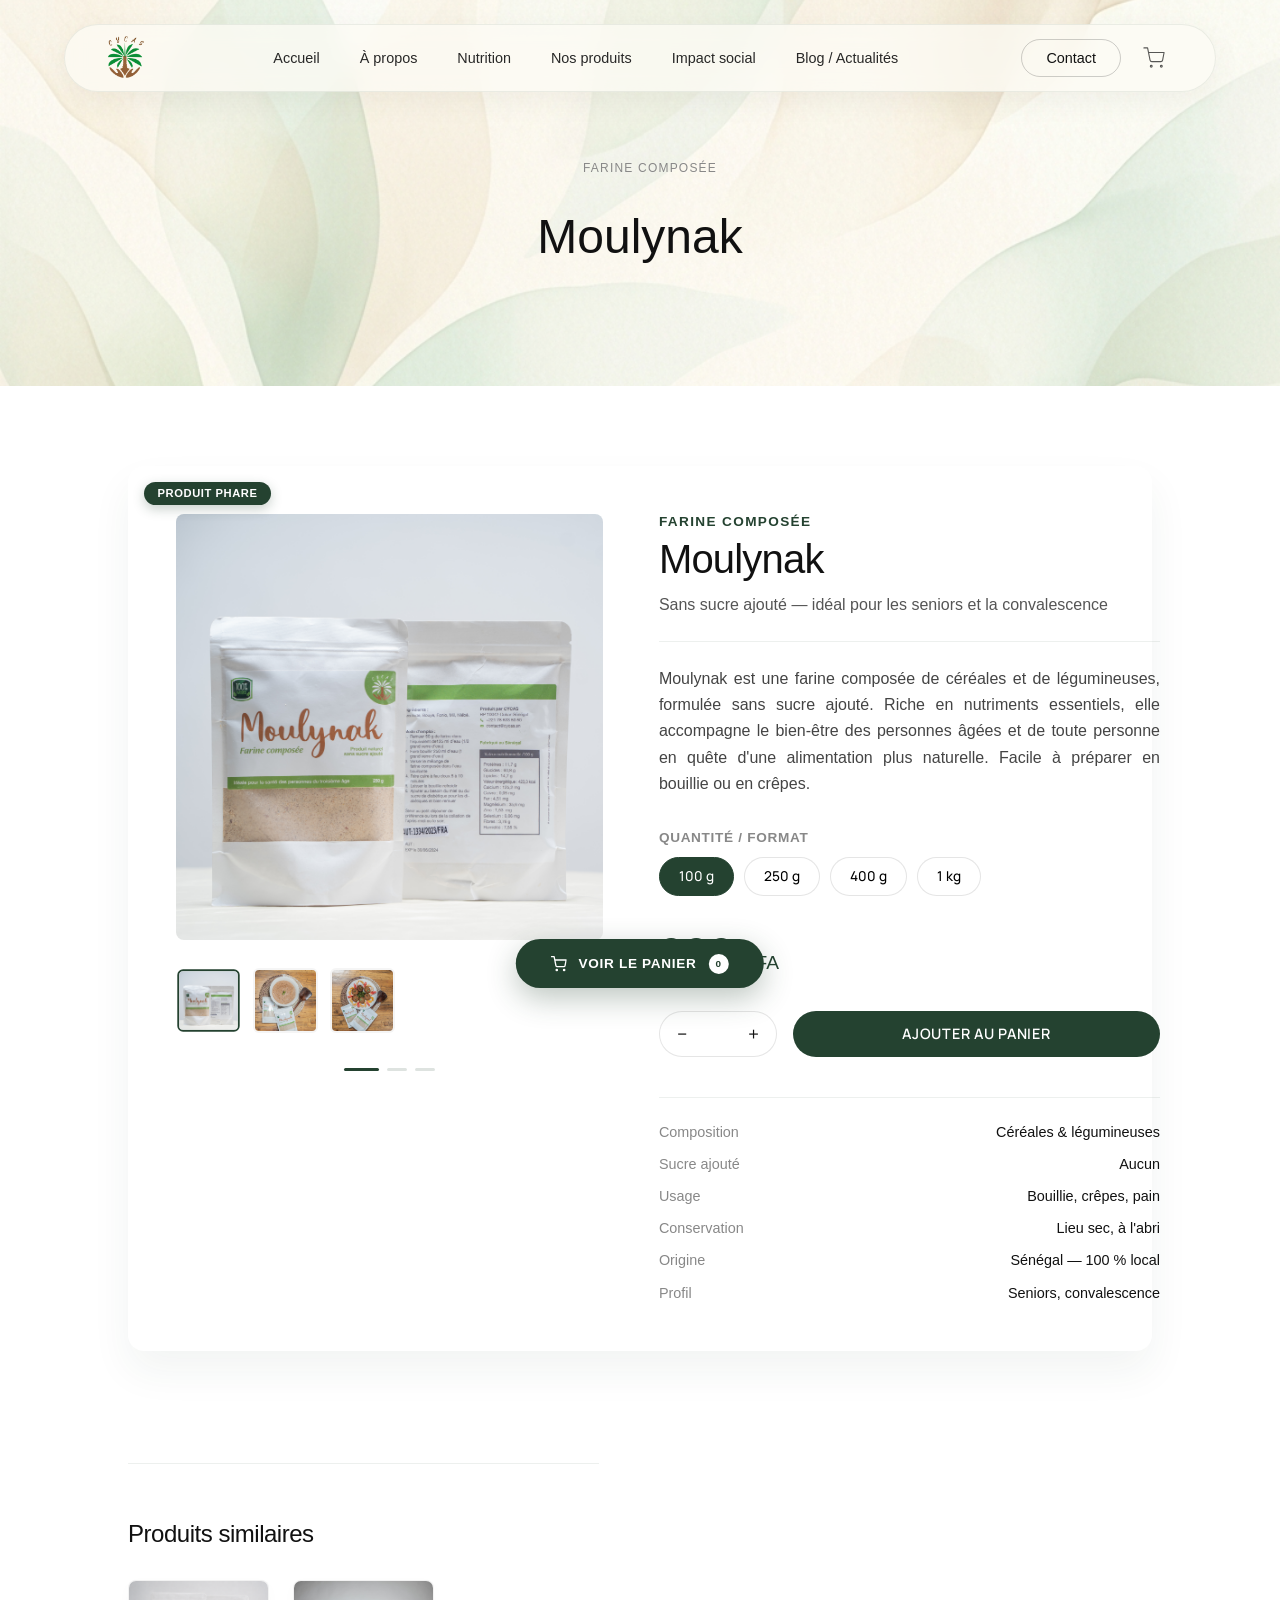
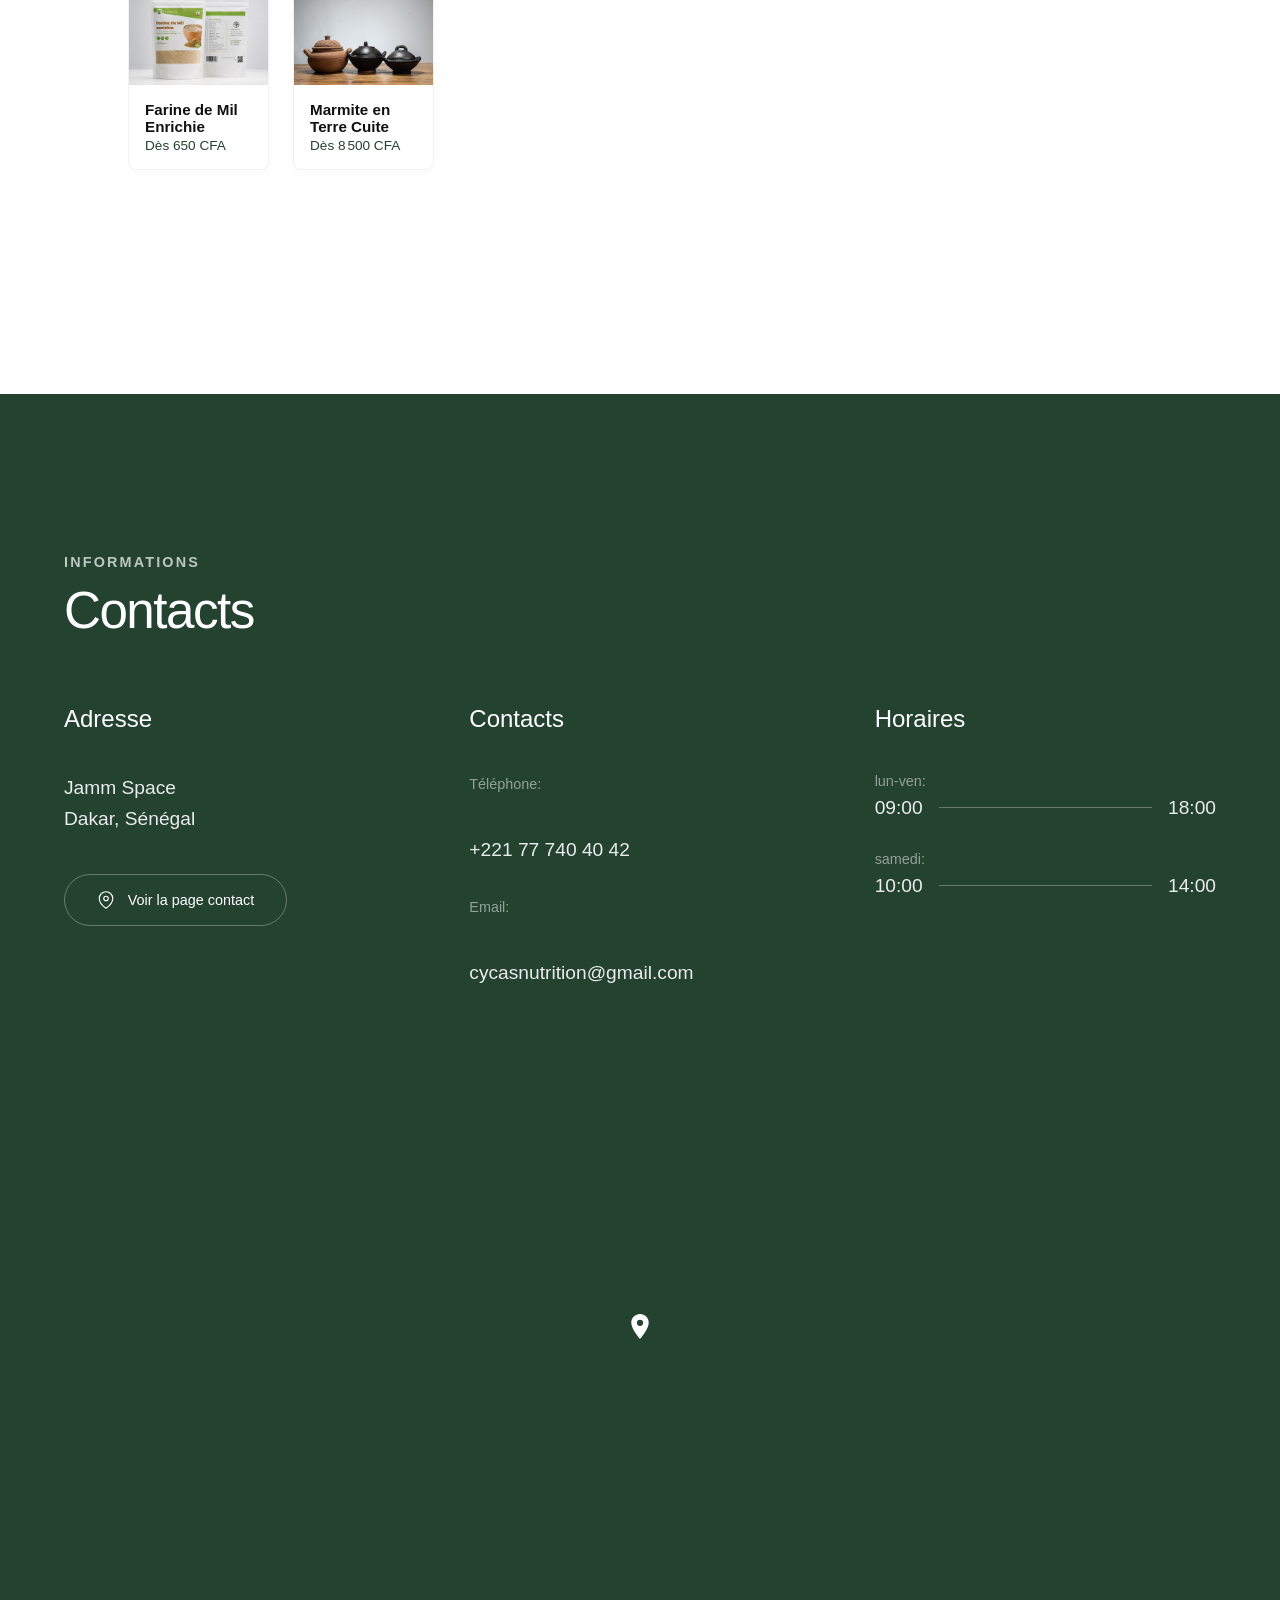
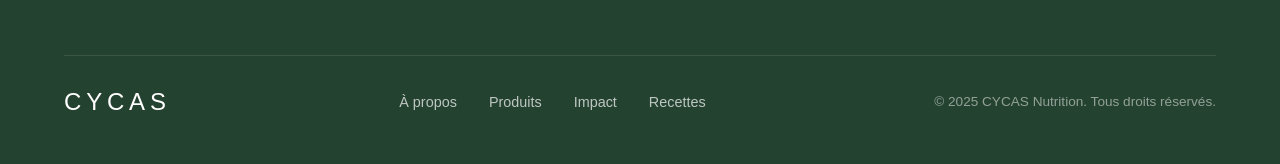
<file: product.html>
<!DOCTYPE html>
<html lang="fr">
<head>
    <meta charset="UTF-8">
    <meta name="viewport" content="width=device-width, initial-scale=1.0">
    <title id="page-title">CYCAS — Produit</title>
    
    <!-- Fonts -->
    <link rel="preconnect" href="https://fonts.googleapis.com">
    <link rel="preconnect" href="https://fonts.gstatic.com" crossorigin>
    <link href="https://fonts.googleapis.com/css2?family=Manrope:wght@200;300;400;500;600;700;800&display=swap" rel="stylesheet">
    
    <!-- Global CSS -->
    <link rel="stylesheet" href="style.css">
    
    <style>
        /* Product Specific Layout Styles */
        :root {
            --white-glass: rgba(255, 255, 255, 0.95);
            --green: #244230;
            --green-hover: #1a3022;
            --divider: rgba(36, 66, 48, 0.08);
            --shadow: 0 20px 40px rgba(36, 66, 48, 0.06);
        }

        .product-detail-container {
            max-width: 1200px;
            width: 100%;
            background: #ffffff;
            border-radius: 16px;
            padding: 3rem;
            box-shadow: var(--shadow);
            margin: 0 auto 4rem auto;
            display: grid;
            grid-template-columns: 46% 54%;
            gap: 3.5rem;
            align-items: start;
            position: relative;
        }

        /* Left Column: Gallery */
        .product-gallery {
            display: flex;
            flex-direction: column;
            gap: 1.5rem;
            width: 100%;
        }
        .slider-outer {
            position: relative;
            width: 100%;
            aspect-ratio: 1 / 1;
            border-radius: 8px;
            background: #EAEAEA;
            overflow: hidden;
        }
        .slider-inner {
            display: flex;
            width: 100%;
            height: 100%;
            transition: transform 0.45s cubic-bezier(0.165, 0.84, 0.44, 1);
        }
        .sl-frame {
            flex: 0 0 100%;
            width: 100%;
            height: 100%;
        }
        .sl-frame img {
            width: 100%;
            height: 100%;
            object-fit: cover;
        }

        /* Thumbnail Navigation */
        .thumbs-wrapper { width: 100%; overflow-x: auto; padding: 0.2rem 0; }
        .thumbs { display: flex; gap: 0.75rem; justify-content: flex-start; }
        .th {
            width: 65px; height: 65px;
            border-radius: 6px;
            overflow: hidden;
            border: 2px solid transparent;
            cursor: pointer;
            transition: all 0.2s ease;
            flex-shrink: 0;
            background: #f5f5f5;
        }
        .th img { width: 100%; height: 100%; object-fit: cover; }
        .th.on { border-color: var(--green); transform: scale(0.96); }

        /* Lines indicators for mobile swipe fallback */
        .sl-lines { display: flex; gap: 0.5rem; justify-content: center; margin-top: 0.5rem; }
        .sl-line {
            width: 20px; height: 3px; background: rgba(36, 66, 48, 0.15);
            border-radius: 20px; cursor: pointer; transition: all 0.3s ease;
        }
        .sl-line.on { width: 35px; background: var(--green); }

        /* Right Column Details */
        .det { display: flex; flex-direction: column; width: 100%; }
        .d-eyebrow {
            font-size: 0.85rem; font-weight: 700; color: var(--green);
            text-transform: uppercase; letter-spacing: 0.1em; margin-bottom: 0.5rem;
        }
        .d-name {
            font-size: 2.5rem; font-weight: 200; color: #111111;
            line-height: 1.1; margin-bottom: 0.75rem; letter-spacing: -0.02em;
        }
        .d-tagline { font-size: 1rem; font-weight: 400; color: #555555; margin-bottom: 1.5rem; line-height: 1.5; }
        .d-rule { height: 1px; background: var(--divider); margin-bottom: 1.5rem; }
        .d-desc { font-size: 1rem; line-height: 1.65; color: #444444; font-weight: 300; margin-bottom: 2rem; text-align: justify; }

        /* Pricing & Format Pills */
        .size-label { font-size: 0.85rem; font-weight: 600; text-transform: uppercase; color: #888888; margin-bottom: 0.75rem; letter-spacing: 0.05em; }
        .pills { display: flex; flex-wrap: wrap; gap: 0.6rem; margin-bottom: 2rem; }
        .pill {
            padding: 0.6rem 1.2rem; border-radius: 50px;
            border: 1px solid rgba(0,0,0,0.1); background: #ffffff;
            font-size: 0.85rem; font-weight: 500; cursor: pointer;
            transition: all 0.2s ease;
        }
        .pill:hover { border-color: var(--green); color: var(--green); }
        .pill.on { background: var(--green); color: #ffffff; border-color: var(--green); }

        .price-row { display: flex; align-items: baseline; gap: 0.5rem; margin-bottom: 2rem; }
        .price-n { font-size: 2.8rem; font-weight: 200; color: var(--green); transition: opacity 0.15s ease; }
        .price-u { font-size: 1.2rem; font-weight: 500; color: var(--green); }

        /* Quantity & Add button */
        .action-row { display: flex; gap: 1rem; margin-bottom: 2.5rem; }
        .qty {
            display: flex; align-items: center; border: 1px solid rgba(0,0,0,0.1);
            border-radius: 50px; padding: 0.25rem; background: #ffffff;
        }
        .q-btn {
            width: 36px; height: 36px; border-radius: 50%; border: none;
            background: transparent; font-size: 1.2rem; cursor: pointer;
            transition: background 0.2s ease; color: #111111;
        }
        .q-btn:hover { background: #f0f0f0; }
        .q-n { width: 36px; text-align: center; font-size: 0.95rem; font-weight: 600; }
        
        .btn-add {
            flex-grow: 1; border-radius: 50px; border: none;
            background: var(--green); color: #ffffff;
            font-size: 0.9rem; font-weight: 600; text-transform: uppercase;
            letter-spacing: 0.05em; cursor: pointer;
            transition: background 0.25s ease, box-shadow 0.25s ease;
        }
        .btn-add:hover { background: var(--green-hover); box-shadow: 0 8px 24px rgba(36, 66, 48, 0.15); }

        /* Specs table */
        .specs { display: flex; flex-direction: column; gap: 0.75rem; border-top: 1px solid var(--divider); padding-top: 1.5rem; }
        .spec { display: flex; justify-content: space-between; font-size: 0.9rem; line-height: 1.4; }
        .spec-k { color: #888888; font-weight: 400; }
        .spec-v { color: #111111; font-weight: 500; }

        /* Similar Products */
        .sim-section { border-top: 1px solid var(--divider); padding-top: 3.5rem; margin-top: 1rem; width: 100%; }
        .sim-label { font-size: 1.5rem; font-weight: 200; color: #111111; letter-spacing: -0.02em; margin-bottom: 2rem; }
        .sim-scroll { display: grid; grid-template-columns: repeat(3, 1fr); gap: 1.5rem; }
        .sim-card {
            text-decoration: none; color: inherit; display: flex; flex-direction: column;
            background: #ffffff; border-radius: 8px; overflow: hidden;
            box-shadow: 0 4px 15px rgba(0, 0, 0, 0.02);
            transition: transform 0.3s cubic-bezier(0.165, 0.84, 0.44, 1), box-shadow 0.3s ease;
            border: 1px solid rgba(0, 0, 0, 0.05);
        }
        .sim-card:hover { transform: translateY(-4px); box-shadow: 0 10px 25px rgba(0,0,0,0.06); }
        .sim-img-wrap { width: 100%; aspect-ratio: 4 / 3; background: #f0f0f0; overflow: hidden; }
        .sim-img-wrap img { width: 100%; height: 100%; object-fit: cover; }
        .sim-name { font-size: 0.95rem; font-weight: 600; color: #111111; padding: 1rem 1rem 0.2rem 1rem; }
        .sim-price { font-size: 0.85rem; color: var(--green); font-weight: 500; padding: 0 1rem 1rem 1rem; }

        /* Toast notification */
        .toast {
            position: fixed; bottom: 2rem; right: 2rem;
            background: #244230; color: #ffffff;
            padding: 1rem 1.8rem; border-radius: 50px;
            font-size: 0.9rem; font-weight: 600;
            display: flex; align-items: center; gap: 0.75rem;
            box-shadow: 0 10px 30px rgba(0,0,0,0.25);
            z-index: 2000; opacity: 0; transform: translateY(20px);
            transition: all 0.4s cubic-bezier(0.175, 0.885, 0.32, 1.275);
            pointer-events: none;
        }
        .toast.show { opacity: 1; transform: translateY(0); }
        .toast svg { stroke: #ffffff; }

        /* Floating cart FAB */
        .cart-fab {
            position: fixed; bottom: 2rem; left: 50%;
            transform: translateX(-50%) translateY(120px);
            background: var(--green); color: #ffffff;
            padding: 0.9rem 2.2rem; border-radius: 50px;
            font-size: 0.85rem; font-weight: 600; text-transform: uppercase;
            letter-spacing: 0.05em; display: flex; align-items: center; gap: 0.75rem;
            box-shadow: 0 10px 30px rgba(36, 66, 48, 0.3);
            text-decoration: none; z-index: 1500;
            transition: transform 0.4s cubic-bezier(0.175, 0.885, 0.32, 1.275), 
                        background 0.2s ease, box-shadow 0.2s ease;
            white-space: nowrap;
        }
        .cart-fab.visible { transform: translateX(-50%) translateY(0); }
        .cart-fab:hover { background: var(--green-hover); box-shadow: 0 12px 36px rgba(36, 66, 48, 0.45); }

        .cart-fab-badge {
            display: inline-flex; align-items: center; justify-content: center;
            min-width: 20px; height: 20px;
            background: #fff; color: var(--green);
            border-radius: 50px;
            font-size: 0.62rem; font-weight: 800;
            padding: 0 5px;
            animation: none;
        }
        .cart-fab-badge.bump {
            animation: bump 0.35s cubic-bezier(0.36,0.07,0.19,0.97) forwards;
        }
        @keyframes bump {
            0%   { transform: scale(1); }
            40%  { transform: scale(1.5); }
            70%  { transform: scale(0.9); }
            100% { transform: scale(1); }
        }

        /* Responsive */
        @media (max-width: 900px) {
            .product-detail-container {
                grid-template-columns: 1fr;
                padding: 2rem 1.5rem;
                gap: 2.5rem;
            }
            .slider-outer { max-width: 450px; margin: 0 auto; }
            .thumbs { gap: 0.5rem; }
            .th { width: 56px; height: 56px; }
            .sim-scroll { grid-template-columns: 1fr; gap: 1.25rem; }
            .d-name { font-size: 1.8rem; }
            .price-n { font-size: 2.4rem; }
        }
    </style>
</head>
<body>

    <!-- Header / Navbar -->
    <nav class="navbar navbar-light">
        <div class="logo">
            <a href="index.html" aria-label="Accueil">
                <img src="assets/Logo cycas original.png" alt="CYCAS" class="logo-img">
            </a>
        </div>
        <div class="nav-links">
            <a href="index.html">Accueil</a>
            <a href="apropos.html">À propos</a>
            <a href="nutrition.html">Nutrition</a>
            <a href="produits.html" class="active">Nos produits</a>
            <a href="impact.html">Impact social</a>
            <a href="blog.html">Blog / Actualités</a>
        </div>
        <div class="nav-action">
            <a href="contact.html" class="btn-outline">Contact</a>
            <a href="panier.html" class="nav-cart-icon" aria-label="Panier">
                <svg width="22" height="22" viewBox="0 0 24 24" fill="none" stroke="currentColor" stroke-width="1.2" stroke-linecap="round" stroke-linejoin="round">
                    <circle cx="9" cy="21" r="1"/><circle cx="20" cy="21" r="1"/>
                    <path d="M1 1h4l2.68 13.39a2 2 0 0 0 2 1.61h9.72a2 2 0 0 0 2-1.61L23 6H6"/>
                </svg>
                <span class="nav-cart-badge" id="cart-badge">0</span>
            </a>
            <button class="hamburger" id="hamburger" aria-label="Menu" aria-expanded="false">
                <span></span><span></span><span></span>
            </button>
        </div>
    </nav>

    <!-- Page Title Banner (Dynamic) -->
    <header class="nutrition-hero-banner bg-nutrition reveal-on-scroll">
        <div class="hero-banner-inner">
            <span class="eyebrow-text" id="p-category-eyebrow">NOS SOLUTIONS</span>
            <h1 id="p-name-title">Chargement...</h1>
        </div>
    </header>

    <!-- Main Content -->
    <main class="section-padding" style="background-color: #ffffff; padding-top: 5rem !important;">
        
        <div class="product-detail-container">
            <!-- LEFT COLUMN: PHOTO GALLERY -->
            <div class="product-gallery">
                <div class="slider-outer">
                    <div class="slider-inner" id="slider-inner"></div>
                </div>
                <div class="thumbs-wrapper">
                    <div class="thumbs" id="thumbs"></div>
                </div>
                <div class="sl-lines" id="sl-lines"></div>
            </div>

            <!-- RIGHT COLUMN: DETAILED INFO -->
            <div class="det">
                <div class="d-eyebrow" id="d-tag"></div>
                <h1 class="d-name" id="d-name"></h1>
                <p class="d-tagline" id="d-tagline"></p>
                <div class="d-rule"></div>
                <p class="d-desc" id="d-desc"></p>

                <div class="size-label">Quantité / Format</div>
                <div class="pills" id="pills"></div>

                <div class="price-row">
                    <span class="price-n" id="price-n">—</span>
                    <span class="price-u">CFA</span>
                </div>

                <div class="action-row">
                    <div class="qty">
                        <button class="q-btn" onclick="decQ()">−</button>
                        <span class="q-n" id="q-n">1</span>
                        <button class="q-btn" onclick="incQ()">+</button>
                    </div>
                    <button class="btn-add" onclick="addCart()">Ajouter au panier</button>
                </div>

                <div class="specs" id="specs"></div>
            </div>
        </div>

        <!-- SIMILAR PRODUCTS -->
        <div class="product-detail-container" style="box-shadow: none; padding: 2rem 0; background: transparent;">
            <section class="sim-section">
                <div class="sim-label">Produits similaires</div>
                <div class="sim-scroll" id="sim-scroll"></div>
            </section>
        </div>

    </main>

    <!-- Toast alert for add to cart success -->
    <div class="toast" id="toast">
        <svg width="14" height="14" viewBox="0 0 24 24" fill="none" stroke="currentColor" stroke-width="3" stroke-linecap="round">
            <polyline points="20 6 9 17 4 12"/>
        </svg>
        Ajouté au panier !
    </div>

    <!-- Floating bottom cart button -->
    <a href="panier.html" class="cart-fab" id="cart-fab" aria-label="Voir le panier">
        <svg width="16" height="16" viewBox="0 0 24 24" fill="none" stroke="currentColor" stroke-width="2" stroke-linecap="round" stroke-linejoin="round">
            <circle cx="9" cy="21" r="1"/><circle cx="20" cy="21" r="1"/>
            <path d="M1 1h4l2.68 13.39a2 2 0 0 0 2 1.61h9.72a2 2 0 0 0 2-1.61L23 6H6"/>
        </svg>
        Voir le panier
        <span class="cart-fab-badge" id="cart-fab-badge">0</span>
    </a>

    <!-- Footer -->
    <footer class="site-footer-new" id="contact">
        <div class="footer-container">
            <div class="section-header" style="margin-bottom: 4rem;">
                <span class="section-eyebrow" style="color: rgba(255,255,255,0.7) !important;">Informations</span>
                <h2 class="section-title" style="color: #fff !important; margin-bottom: 0 !important;">Contacts</h2>
            </div>
            
            <div class="contact-grid reveal-on-scroll" style="transition-delay: 0.1s;">
                <div class="contact-col">
                    <h4>Adresse</h4>
                    <p class="contact-detail text-justify">Jamm Space<br>Dakar, Sénégal</p>
                    <a href="contact.html" class="btn-map-outline">
                        <svg width="18" height="18" viewBox="0 0 24 24" fill="none" stroke="currentColor" stroke-width="1.5"><path d="M21 10c0 7-9 13-9 13s-9-6-9-13a9 9 0 0 1 18 0z"></path><circle cx="12" cy="10" r="3"></circle></svg>
                        Voir la page contact
                    </a>
                </div>

                <div class="contact-col">
                    <h4>Contacts</h4>
                    <p class="contact-detail">
                        <span class="contact-sub">Téléphone:</span><br>
                        +221 77 740 40 42<br><br>
                        <span class="contact-sub">Email:</span><br>
                        cycasnutrition@gmail.com
                    </p>
                </div>

                <div class="contact-col">
                    <h4>Horaires</h4>
                    <div class="schedule-item">
                        <span class="contact-sub">lun-ven:</span>
                        <div class="schedule-time">
                            <span>09:00</span>
                            <div class="schedule-line"></div>
                            <span>18:00</span>
                        </div>
                    </div>
                    <div class="schedule-item">
                        <span class="contact-sub">samedi:</span>
                        <div class="schedule-time">
                            <span>10:00</span>
                            <div class="schedule-line"></div>
                            <span>14:00</span>
                        </div>
                    </div>
                </div>
            </div>

            <div class="contact-map reveal-on-scroll" style="transition-delay: 0.2s;">
                <iframe src="https://maps.google.com/maps?q=Jamm%20Space,%20Dakar,%20Senegal&t=&z=15&ie=UTF8&iwloc=&output=embed" width="100%" height="450" style="border:0; border-radius: 12px; margin-top: 2rem; box-shadow: 0 4px 12px rgba(0,0,0,0.05);" allowfullscreen="" loading="lazy"></iframe>
            </div>

            <div class="footer-bottom-new">
                <div class="footer-logo">CYCAS</div>
                <div class="footer-nav-new">
                    <a href="apropos.html">À propos</a>
                    <a href="produits.html">Produits</a>
                    <a href="impact.html">Impact</a>
                    <a href="nutrition.html">Recettes</a>
                </div>
                <p>&copy; 2025 CYCAS Nutrition. Tous droits réservés.</p>
            </div>
        </div>
    </footer>

    <!-- Scripts -->
    <script>
    const C = {
        moulynak: {
            id:'moulynak', tag:'Farine composée',
            name:'Moulynak',
            tagline:'Sans sucre ajouté — idéal pour les seniors et la convalescence',
            desc:'Moulynak est une farine composée de céréales et de légumineuses, formulée sans sucre ajouté. Riche en nutriments essentiels, elle accompagne le bien-être des personnes âgées et de toute personne en quête d\'une alimentation plus naturelle. Facile à préparer en bouillie ou en crêpes.',
            images:['assets/produits/Moulynak/package.jpg','assets/produits/Moulynak/bouillie moulynak.jpg','assets/produits/Moulynak/crepe moulynak.jpg'],
            prices:{'100 g':900,'250 g':2000,'400 g':3600,'1 kg':7600},
            specs:[{k:'Composition',v:'Céréales & légumineuses'},{k:'Sucre ajouté',v:'Aucun'},{k:'Usage',v:'Bouillie, crêpes, pain'},{k:'Conservation',v:'Lieu sec, à l\'abri'},{k:'Origine',v:'Sénégal — 100 % local'},{k:'Profil',v:'Seniors, convalescence'}],
            similar:['farine','marmite']
        },
        farine: {
            id:'farine', tag:'Naturelle & Locale',
            name:'Farine de Mil Enrichie',
            tagline:'Enrichie en vitamines et minéraux — l\'alliée du petit-déjeuner',
            desc:'Notre Farine de Mil Enrichie est produite à partir de mil local sélectionné, enrichi en vitamines A, B et D ainsi qu\'en fer et zinc. Elle apporte énergie, fibres et protéines végétales pour bien commencer la journée en famille.',
            images:['assets/produits/Farine de mil enrichie/Farine de mil enrichie.png'],
            prices:{'250 g':650,'500 g':1250},
            specs:[{k:'Composition',v:'Mil, vit. A B D, fer, zinc'},{k:'Fibres',v:'Haute teneur'},{k:'Usage',v:'Bouillie, pain, lait fermenté'},{k:'Conservation',v:'Lieu sec, à l\'abri'},{k:'Origine',v:'Sénégal — 100 % local'},{k:'Profil',v:'Famille, enfants, adultes'}],
            similar:['moulynak','marmite']
        },
        marmite: {
            id:'marmite', tag:'Artisanat sénégalais',
            name:'Marmite en Terre Cuite',
            tagline:'Cuisson lente & douce — saveurs authentiques préservées',
            desc:'Les marmites en terre cuite CYCAS permettent une cuisson douce qui conserve les nutriments et révèle les saveurs. Fabriquées par des artisans sénégalais, elles sont l\'alliance parfaite de la tradition et d\'une cuisine plus saine.',
            images:['assets/produits/Marmite en terre cuite/marmite en terre cuite.jpg'],
            prices:{'Petite':8500,'Moyenne':14000,'Grande':20000},
            specs:[{k:'Matière',v:'Terre cuite naturelle'},{k:'Usage',v:'Feu, gaz'},{k:'Entretien',v:'Laver à la main'},{k:'Avantage',v:'Moins de matières grasses'},{k:'Origine',v:'Artisanat sénégalais'},{k:'Profil',v:'Toute la famille'}],
            similar:['moulynak','farine']
        }
    };

    let P, sl=0, qty=1, sel=null;

    function getItems(){ try{ return JSON.parse(localStorage.getItem('cycas_items')||'[]'); }catch(e){ return []; } }
    function setItems(a){ localStorage.setItem('cycas_items',JSON.stringify(a)); }
    function cartCount(){ return getItems().reduce((a,i)=>a+i.qty,0); }

    function init(){
        const id=new URLSearchParams(location.search).get('p')||'moulynak';
        P=C[id]||C.moulynak;
        
        // Page titles & dynamic banners
        document.getElementById('page-title').textContent=`CYCAS — ${P.name}`;
        document.getElementById('p-category-eyebrow').textContent=P.tag;
        document.getElementById('p-name-title').textContent=P.name;
        
        // Info card details
        document.getElementById('d-tag').textContent=P.tag;
        document.getElementById('d-name').textContent=P.name;
        document.getElementById('d-tagline').textContent=P.tagline;
        document.getElementById('d-desc').textContent=P.desc;
        
        // Add a premium tag badge above the image if moulynak
        if (P.id === 'moulynak') {
            const container = document.querySelector('.product-gallery');
            const badge = document.createElement('span');
            badge.className = 'minimal-tag';
            badge.textContent = 'Produit phare';
            container.appendChild(badge);
        }

        buildSlider(); buildPills(); buildSpecs(); buildSim(); syncBadge();
    }

    function buildSlider(){
        const inn=document.getElementById('slider-inner');
        const ths=document.getElementById('thumbs');
        const lns=document.getElementById('sl-lines');
        const multi=P.images.length>1;
        P.images.forEach((src,i)=>{
            const f=document.createElement('div'); f.className='sl-frame';
            f.innerHTML=`<img src="${src}" alt="${P.name}">`;
            inn.appendChild(f);
            if(multi){
                const t=document.createElement('div'); t.className='th'+(i===0?' on':'');
                t.innerHTML=`<img src="${src}" alt="">`; t.onclick=()=>goSl(i); ths.appendChild(t);
                const l=document.createElement('div'); l.className='sl-line'+(i===0?' on':'');
                l.onclick=()=>goSl(i); lns.appendChild(l);
            }
        });
        if(!multi) {
            lns.style.display='none';
            ths.style.display='none';
        }
        let tx=0;
        inn.parentElement.addEventListener('touchstart',e=>{ tx=e.touches[0].clientX; },{passive:true});
        inn.parentElement.addEventListener('touchend',e=>{
            const dx=e.changedTouches[0].clientX-tx;
            if(Math.abs(dx)>40){ dx<0?goSl(sl+1):goSl(sl-1); }
        },{passive:true});
    }

    function goSl(n){
        sl=(n+P.images.length)%P.images.length;
        document.getElementById('slider-inner').style.transform=`translateX(-${sl*100}%)`;
        document.querySelectorAll('.sl-line').forEach((l,i)=>l.classList.toggle('on',i===sl));
        document.querySelectorAll('.th').forEach((t,i)=>t.classList.toggle('on',i===sl));
    }

    function buildPills(){
        const w=document.getElementById('pills');
        Object.keys(P.prices).forEach((s,i)=>{
            const b=document.createElement('button'); b.className='pill'+(i===0?' on':'');
            b.textContent=s; b.dataset.s=s; b.onclick=()=>pickSize(s); w.appendChild(b);
        });
        pickSize(Object.keys(P.prices)[0]);
    }

    function pickSize(s){
        sel=s;
        document.querySelectorAll('.pill').forEach(b=>b.classList.toggle('on',b.dataset.s===s));
        const el=document.getElementById('price-n');
        el.style.opacity='0';
        setTimeout(()=>{ el.textContent=P.prices[s].toLocaleString('fr-FR'); el.style.opacity='1'; },120);
    }

    function incQ(){ qty++; document.getElementById('q-n').textContent=qty; }
    function decQ(){ if(qty>1){ qty--; document.getElementById('q-n').textContent=qty; } }

    function addCart(){
        const items=getItems();
        const key=P.id+'_'+sel;
        const ex=items.find(i=>i.key===key);
        if(ex){
            ex.name=P.name;
            ex.size=sel;
            ex.price=P.prices[sel];
            ex.image=P.images[0];
            ex.qty+=qty;
        } else{ items.push({key,id:P.id,name:P.name,size:sel,price:P.prices[sel],qty,image:P.images[0]}); }
        setItems(items); syncBadge(); showToast();
    }

    // Sync header badge and FAB badge
    function syncBadge(){
        const n=cartCount();
        const fab=document.getElementById('cart-fab');
        const badge=document.getElementById('cart-fab-badge');
        badge.textContent=n;
        if(n>0) fab.classList.add('visible');
        
        const navBadge = document.getElementById('cart-badge');
        if (navBadge) navBadge.textContent = n;
    }

    function showToast(){
        const t=document.getElementById('toast');
        t.classList.add('show'); setTimeout(()=>t.classList.remove('show'),2400);
        
        const badge=document.getElementById('cart-fab-badge');
        badge.classList.remove('bump');
        void badge.offsetWidth;
        badge.classList.add('bump');
    }

    function buildSpecs(){
        const g=document.getElementById('specs');
        P.specs.forEach(({k,v})=>{
            const r=document.createElement('div'); r.className='spec';
            r.innerHTML=`<span class="spec-k">${k}</span><span class="spec-v">${v}</span>`;
            g.appendChild(r);
        });
    }

    function buildSim(){
        const w=document.getElementById('sim-scroll');
        P.similar.forEach(id=>{
            const p=C[id]; if(!p)return;
            const min=Math.min(...Object.values(p.prices)).toLocaleString('fr-FR');
            const a=document.createElement('a'); a.className='sim-card'; a.href=`product.html?p=${p.id}`;
            a.innerHTML=`<div class="sim-img-wrap"><img src="${p.images[0]}" alt="${p.name}"></div><div class="sim-name">${p.name}</div><div class="sim-price">Dès ${min} CFA</div>`;
            w.appendChild(a);
        });
    }

    // Scroll reveal trigger initialization
    document.addEventListener('DOMContentLoaded', () => {
        const observer = new IntersectionObserver((entries) => {
            entries.forEach(entry => {
                if (entry.isIntersecting) {
                    entry.target.classList.add('is-visible');
                }
            });
        }, { threshold: 0.15 });

        document.querySelectorAll('.reveal-on-scroll').forEach(el => observer.observe(el));
    });

    init();
    </script>
    <script src="nav.js"></script>
</body>
</html>
</file>
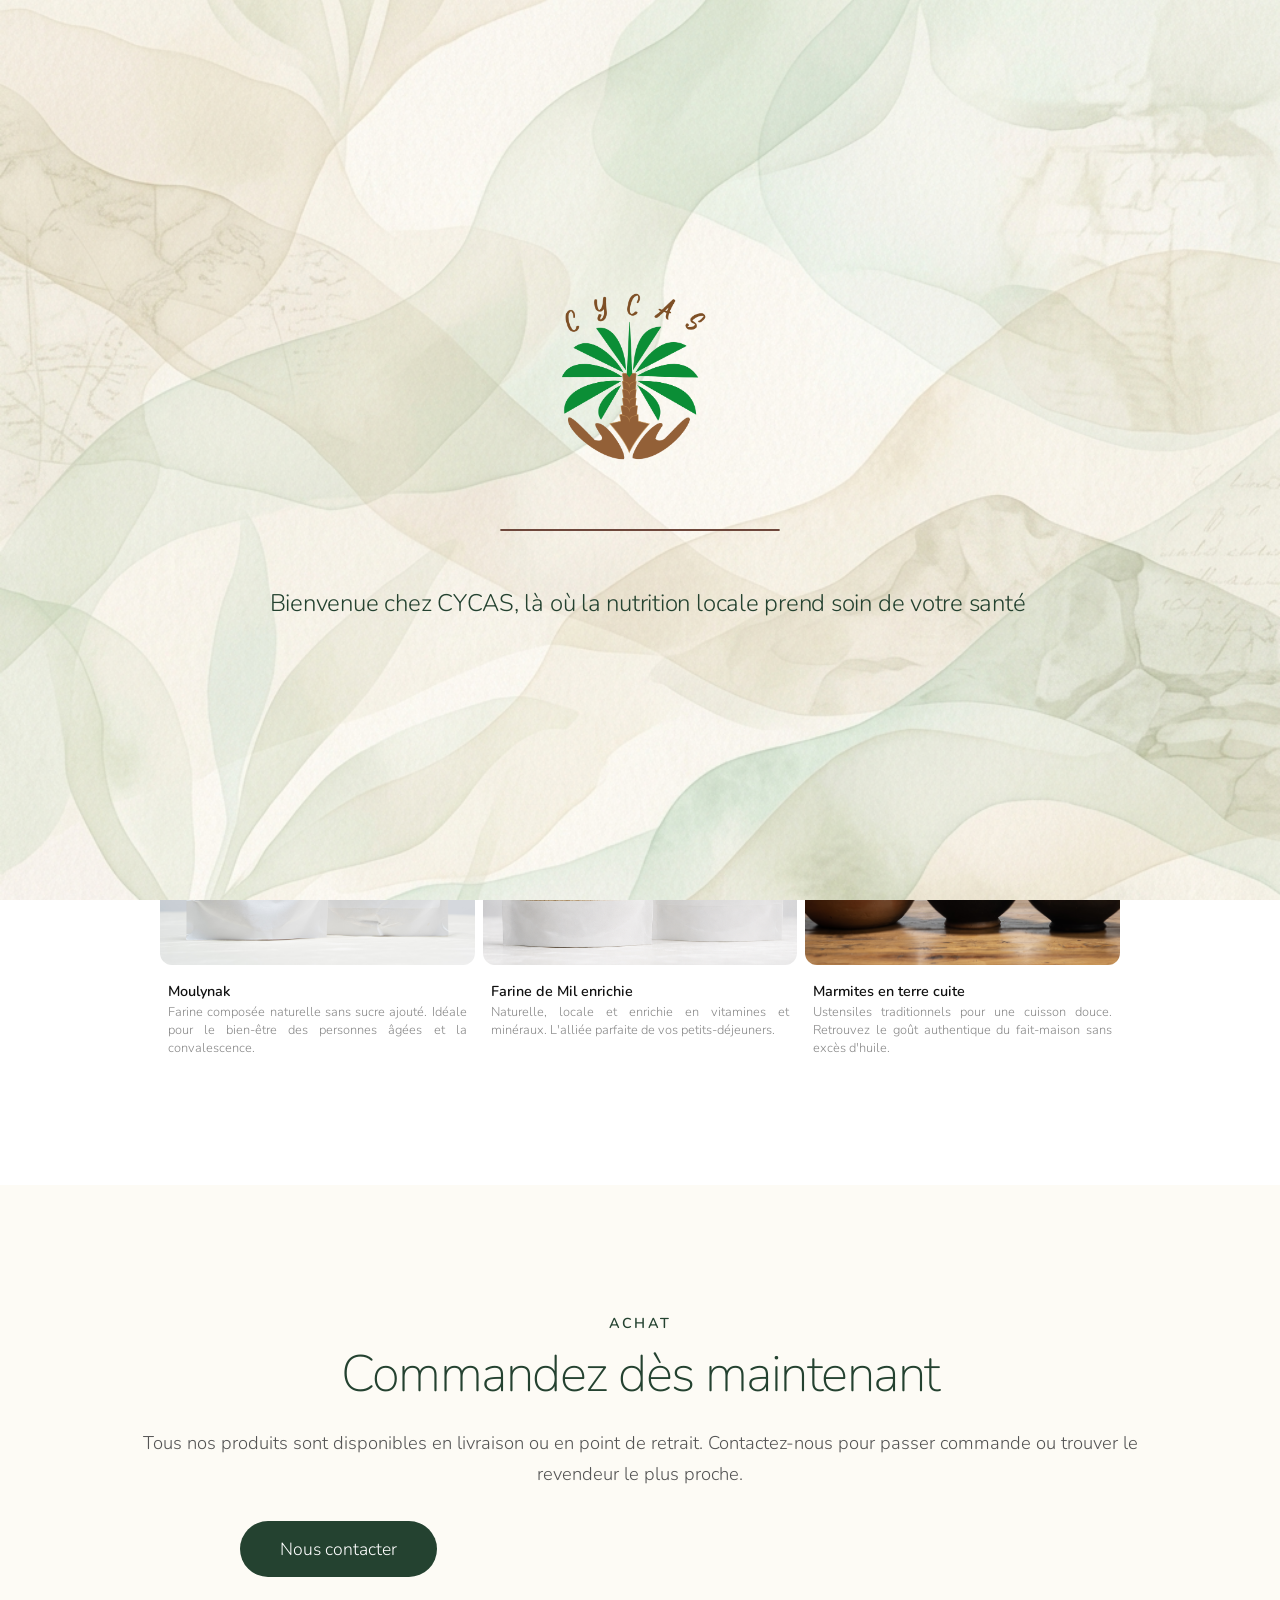
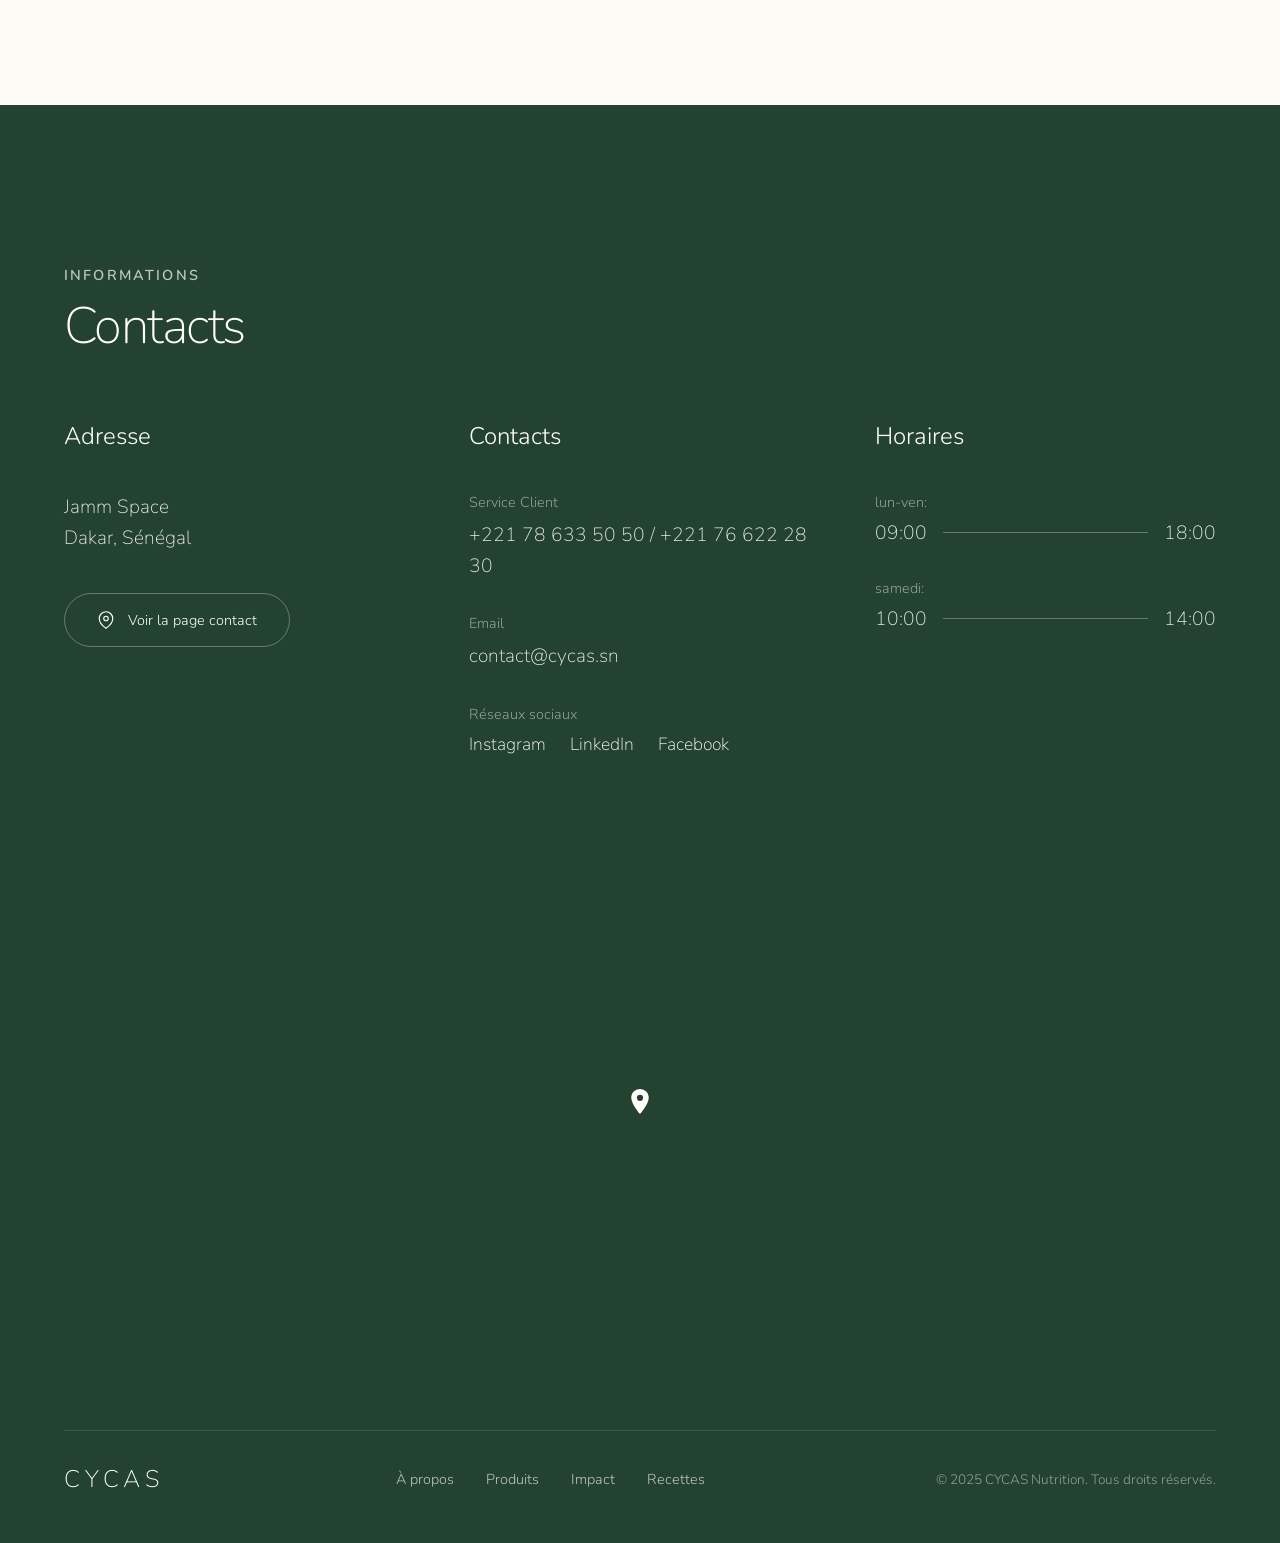
<file: produits.html>
<!DOCTYPE html>
<html lang="fr">
<head>
    <meta charset="UTF-8">
    <meta name="viewport" content="width=device-width, initial-scale=1.0">
    <title>Nos Produits - CYCAS</title>
    <link rel="stylesheet" href="style.css">
    <link href="https://fonts.googleapis.com/css2?family=Nunito:wght@200;300;400;500;600;700;800;900&display=swap" rel="stylesheet">
</head>
<body class="page-produits">
    <div id="site-loader" class="site-loader">
        <script>
            try {
                if (sessionStorage.getItem('cycas_loader_shown')) {
                    document.currentScript.parentElement.style.display = 'none';
                }
            } catch (e) {}
        </script>
        <div class="loader-content">
            <img src="assets/Logo cycas original.png" alt="CYCAS" class="loader-logo">
            <div class="loader-progress-bar">
                <div class="loader-progress-fill"></div>
            </div>
            <p class="loader-tagline" id="loader-tagline">Bienvenue chez CYCAS, là où la nutrition locale prend soin de votre santé</p>
        </div>
    </div>

    <nav class="navbar navbar-light">
        <div class="logo">
            <a href="index.html" aria-label="Accueil">
                <img src="assets/Logo cycas original.png" alt="CYCAS" class="logo-img">
            </a>
        </div>
        <div class="nav-links">
            <a href="index.html">Accueil</a>
            <a href="apropos.html">À propos</a>
            <a href="nutrition.html">Nutrition</a>
            <a href="produits.html" class="active">Nos produits</a>
            <a href="impact.html">Impact social</a>
            <a href="blog.html">Blog / Actualités</a>
        </div>
        <div class="nav-action">
            <a href="contact.html" class="btn-outline">Contact</a>
            <a href="panier.html" class="nav-cart-icon" aria-label="Panier">
                <svg width="22" height="22" viewBox="0 0 24 24" fill="none" stroke="currentColor" stroke-width="1.2" stroke-linecap="round" stroke-linejoin="round">
                    <circle cx="9" cy="21" r="1"/><circle cx="20" cy="21" r="1"/>
                    <path d="M1 1h4l2.68 13.39a2 2 0 0 0 2 1.61h9.72a2 2 0 0 0 2-1.61L23 6H6"/>
                </svg>
                <span class="nav-cart-badge" id="cart-badge">0</span>
            </a>
            <button class="hamburger" id="hamburger" aria-label="Menu" aria-expanded="false">
                <span></span><span></span><span></span>
            </button>
        </div>
    </nav>

    <header class="nutrition-hero-banner bg-nutrition reveal-on-scroll">
        <div class="hero-banner-inner">
            <span class="eyebrow-text">NOS SOLUTIONS</span>
            <h1>La boutique CYCAS</h1>
            <p>Des formulations pensées pour combler les carences nutritionnelles en Afrique. Des ingrédients locaux, sains et accessibles.</p>
        </div>
    </header>

    <main class="section-padding" style="background-color: #ffffff;">
        <div class="products-grid reveal-on-scroll">
            <a href="product.html?p=moulynak" class="product-card">
                <span class="minimal-tag">Produit phare</span>
                <div class="product-card-image" style="background-image: url('assets/produits/Moulynak/package.jpg'); background-color: #EAEAEA;">
                    <div class="product-image-hover">
                        <span class="btn-hover-action">Découvrir</span>
                    </div>
                </div>
                <div class="product-card-text">
                    <span class="product-number">Moulynak</span>
                    <p class="text-justify">Farine composée naturelle sans sucre ajouté. Idéale pour le bien-être des personnes âgées et la convalescence.</p>
                </div>
            </a>
            <a href="product.html?p=farine" class="product-card">
                <div class="product-card-image" style="background-image: url('assets/produits/Farine de mil enrichie/Farine de mil enrichie.png'); background-color: #EAEAEA;">
                    <div class="product-image-hover">
                        <span class="btn-hover-action">Découvrir</span>
                    </div>
                </div>
                <div class="product-card-text">
                    <span class="product-number">Farine de Mil enrichie</span>
                    <p class="text-justify">Naturelle, locale et enrichie en vitamines et minéraux. L'alliée parfaite de vos petits-déjeuners.</p>
                </div>
            </a>
            <a href="product.html?p=marmite" class="product-card">
                <div class="product-card-image" style="background-image: url('assets/produits/Marmite en terre cuite/marmite en terre cuite.jpg'); background-color: #EAEAEA;">
                    <div class="product-image-hover">
                        <span class="btn-hover-action">Découvrir</span>
                    </div>
                </div>
                <div class="product-card-text">
                    <span class="product-number">Marmites en terre cuite</span>
                    <p class="text-justify">Ustensiles traditionnels pour une cuisson douce. Retrouvez le goût authentique du fait-maison sans excès d'huile.</p>
                </div>
            </a>
        </div>
    </main>

    <!-- Global CTA Section -->
    <section class="global-cta-section section-padding reveal-on-scroll">
        <div class="section-header text-center" style="margin-bottom: 2rem;">
            <span class="section-eyebrow">Achat</span>
            <h2 class="section-title">Commandez dès maintenant</h2>
            <p class="section-desc" style="color: rgba(255, 255, 255, 0.8);">Tous nos produits sont disponibles en livraison ou en point de retrait. Contactez-nous pour passer commande ou trouver le revendeur le plus proche.</p>
        </div>
        <div class="global-cta-content text-center">
            <a href="index.html#contact" class="btn-green-solid">Nous contacter</a>
        </div>
    </section>

    <!-- FOOTER / CONTACTS -->
    <footer class="site-footer-new" id="contact">
        <div class="footer-container">
            <div class="section-header" style="margin-bottom: 4rem;">
                <span class="section-eyebrow" style="color: rgba(255,255,255,0.7) !important;">Informations</span>
                <h2 class="section-title" style="color: #fff !important; margin-bottom: 0 !important;">Contacts</h2>
            </div>
            
            <div class="contact-grid reveal-on-scroll" style="transition-delay: 0.1s;">
                <div class="contact-col">
                    <h4>Adresse</h4>
                    <p class="contact-detail">Jamm Space<br>Dakar, Sénégal</p>
                    <a href="contact.html" class="btn-map-outline">
                        <svg width="18" height="18" viewBox="0 0 24 24" fill="none" stroke="currentColor" stroke-width="1.5"><path d="M21 10c0 7-9 13-9 13s-9-6-9-13a9 9 0 0 1 18 0z"></path><circle cx="12" cy="10" r="3"></circle></svg>
                        Voir la page contact
                    </a>
                </div>
                <div class="contact-col">
                    <h4>Contacts</h4>
                    <div class="contact-item">
                        <span class="contact-sub">Service Client</span>
                        <p class="contact-detail"><a href="tel:+221786335050">+221 78 633 50 50</a> / <a href="tel:+221766222830">+221 76 622 28 30</a></p>
                    </div>
                    <div class="contact-item">
                        <span class="contact-sub">Email</span>
                        <p class="contact-detail"><a href="mailto:contact@cycas.sn">contact@cycas.sn</a></p>
                    </div>
                    <div class="contact-item">
                        <span class="contact-sub">Réseaux sociaux</span>
                        <div class="social-links-new">
                            <a href="#">Instagram</a>
                            <a href="#">LinkedIn</a>
                            <a href="#">Facebook</a>
                        </div>
                    </div>
                </div>
                <div class="contact-col">
                    <h4>Horaires</h4>
                    <div class="schedule-item">
                        <span class="contact-sub">lun-ven:</span>
                        <div class="schedule-time">
                            <span>09:00</span>
                            <div class="schedule-line"></div>
                            <span>18:00</span>
                        </div>
                    </div>
                    <div class="schedule-item">
                        <span class="contact-sub">samedi:</span>
                        <div class="schedule-time">
                            <span>10:00</span>
                            <div class="schedule-line"></div>
                            <span>14:00</span>
                        </div>
                    </div>
                </div>
            </div>

            <div class="contact-map reveal-on-scroll" style="transition-delay: 0.2s;">
                <iframe src="https://maps.google.com/maps?q=Jamm%20Space,%20Dakar,%20Senegal&t=&z=15&ie=UTF8&iwloc=&output=embed" width="100%" height="450" style="border:0; border-radius: 12px; margin-top: 2rem; box-shadow: 0 4px 12px rgba(0,0,0,0.05);" allowfullscreen="" loading="lazy"></iframe>
            </div>

            <div class="footer-bottom-new">
                <div class="footer-logo">CYCAS</div>
                <div class="footer-nav-new">
                    <a href="apropos.html">À propos</a>
                    <a href="produits.html">Produits</a>
                    <a href="impact.html">Impact</a>
                    <a href="nutrition.html">Recettes</a>
                </div>
                <p>&copy; 2025 CYCAS Nutrition. Tous droits réservés.</p>
            </div>
        </div>
    </footer>

    <script>
        document.addEventListener('DOMContentLoaded', () => {
            const observer = new IntersectionObserver((entries) => {
                entries.forEach(entry => {
                    if (entry.isIntersecting) {
                        entry.target.classList.add('is-visible');
                    }
                });
            }, { threshold: 0.1 });

            document.querySelectorAll('.reveal-on-scroll').forEach(el => observer.observe(el));
        });
    </script>
    <script src="nav.js"></script>
</body>
</html>
</file>
<file: style.css>
* {
    margin: 0;
    padding: 0;
    box-sizing: border-box;
}

html {
    /* Clip au niveau du viewport : sans ceci, les watermarks decoratifs qui
       depassent a droite elargissent le viewport mobile et poussent le
       hamburger hors ecran */
    overflow-x: hidden;
    overflow-x: clip;
}

body {
    font-family: 'Nunito', sans-serif;
    color: #ffffff;
    background-color: #000;
    overflow-x: hidden;
    overflow-x: clip;
}

/* Background image handling */
/* Localized Pattern Watermarks */
.pattern-watermark {
    position: absolute;
    background-image: url('assets/bg.png');
    background-size: cover;
    opacity: 0.05;
    border-radius: 50%;
    mask-image: radial-gradient(circle, black 30%, transparent 70%);
    -webkit-mask-image: radial-gradient(circle, black 30%, transparent 70%);
    pointer-events: none;
    z-index: 0;
}
.pattern-tr { top: -100px; right: -100px; width: 400px; height: 400px; }
.pattern-bl { bottom: -100px; left: -100px; width: 400px; height: 400px; }
.pattern-cr { top: 40%; right: -150px; width: 500px; height: 500px; }
.pattern-cl { top: 20%; left: -150px; width: 600px; height: 600px; }
.pattern-tl { top: -50px; left: -100px; width: 400px; height: 400px; }

body::before {
    content: '';
    position: fixed;
    top: 0;
    left: 0;
    width: 100%;
    height: 100vh;
    background-image: url('assets/bg.png');
    background-size: cover;
    background-position: center;
    background-repeat: no-repeat;
    z-index: -2;
}

/* Subtle overlay to make text readable */
body::after {
    content: '';
    position: fixed;
    top: 0;
    left: 0;
    width: 100%;
    height: 100vh;
    background: linear-gradient(180deg, rgba(0, 0, 0, 0.6) 0%, rgba(0, 0, 0, 0.4) 40%, rgba(0, 0, 0, 0.5) 100%);
    z-index: -1;
}

/* ============================================================
   UNIFIED LAYOUT & TYPOGRAPHY UTILITIES
   ============================================================ */
.section-padding {
    padding: 8rem 10% !important;
}

.text-justify {
    text-align: justify !important;
    text-justify: inter-word !important;
}

/* Unified Section Header */
.section-header {
    max-width: 800px;
    margin-bottom: 4rem;
    width: 100%;
}

.section-header.text-center {
    margin-left: auto;
    margin-right: auto;
    text-align: center;
}

.section-eyebrow {
    font-size: 0.9rem !important;
    text-transform: uppercase !important;
    letter-spacing: 0.15em !important;
    color: #244230 !important; /* default green */
    font-weight: 600 !important;
    display: block !important;
    margin-bottom: 0.75rem !important;
}

.section-title {
    font-size: clamp(2.2rem, 4.5vw, 3.2rem) !important;
    font-weight: 200 !important; /* Very thin */
    line-height: 1.15 !important;
    letter-spacing: -0.03em !important;
    color: #244230 !important;
    margin-bottom: 1.5rem !important;
    text-transform: none !important;
}

.section-desc {
    font-size: 1.15rem !important;
    line-height: 1.65 !important;
    color: #555555 !important;
    font-weight: 300 !important;
}

/* Dark section title adaptations */
.problem-section .section-title,
.split-impact-section .section-title {
    color: #ffffff !important;
}
.problem-section .section-eyebrow,
.split-impact-section .section-eyebrow {
    color: #FDFBF5 !important;
    opacity: 0.8;
}

/* Product Card Hover Overlay and Premium Badge */
.product-card-image {
    position: relative !important;
    overflow: hidden !important;
}

.product-image-hover {
    position: absolute !important;
    top: 0 !important;
    left: 0 !important;
    width: 100% !important;
    height: 100% !important;
    background-color: rgba(36, 66, 48, 0.4) !important;
    display: flex !important;
    align-items: center !important;
    justify-content: center !important;
    opacity: 0 !important;
    transition: opacity 0.35s cubic-bezier(0.165, 0.84, 0.44, 1) !important;
    z-index: 2 !important;
    border-radius: 12px !important;
}

.product-card:hover .product-image-hover {
    opacity: 1 !important;
}

.btn-hover-action {
    background-color: #ffffff !important;
    color: #244230 !important;
    padding: 0.6rem 1.5rem !important;
    border-radius: 50px !important;
    font-size: 0.8rem !important;
    font-weight: 600 !important;
    text-transform: uppercase !important;
    letter-spacing: 0.05em !important;
    transform: translateY(15px) !important;
    transition: transform 0.35s cubic-bezier(0.165, 0.84, 0.44, 1) !important;
    box-shadow: 0 8px 20px rgba(0, 0, 0, 0.15) !important;
}

.product-card:hover .btn-hover-action {
    transform: translateY(0) !important;
}

/* Premium Badge */
.minimal-tag {
    position: absolute !important;
    top: 1rem !important;
    left: 1rem !important;
    font-size: 0.7rem !important;
    font-weight: 700 !important;
    text-transform: uppercase !important;
    letter-spacing: 0.05em !important;
    color: #ffffff !important;
    background-color: #244230 !important; /* solid green */
    padding: 0.35rem 0.85rem !important;
    border-radius: 50px !important;
    box-shadow: 0 4px 12px rgba(36, 66, 48, 0.25) !important;
    z-index: 10 !important;
    margin: 0 !important;
}

/* Uniform typography overrides */
input, textarea, select, button {
    font-family: 'Manrope', sans-serif !important;
}

/* Navbar */
.navbar {
    position: fixed;
    top: 1.5rem;
    left: 50%;
    transform: translateX(-50%);
    width: 90%;
    max-width: 1200px;
    padding: 0.5rem 2.5rem;
    display: flex;
    justify-content: space-between;
    align-items: center;
    z-index: 1000;
    background-color: rgba(36, 66, 48, 0.9) !important; /* Cycas green */
    backdrop-filter: blur(10px) !important;
    -webkit-backdrop-filter: blur(10px) !important;
    border-radius: 50px;
    border: 1px solid rgba(255, 255, 255, 0.08) !important;
    box-shadow: 0 8px 32px rgba(0, 0, 0, 0.2) !important;
    transition: all 0.3s cubic-bezier(0.165, 0.84, 0.44, 1);
}

/* Scrolled Navbar State */
.navbar.scrolled {
    top: 1rem;
    padding: 0.4rem 2.0rem;
    background-color: rgba(36, 66, 48, 0.95) !important;
    box-shadow: 0 12px 40px rgba(0, 0, 0, 0.35) !important;
}

/* Navbar Light variant (for white/cream backgrounds or scrolled-light) */
.navbar.navbar-light {
    background-color: rgba(253, 251, 245, 0.75) !important; /* light cream glass */
    border: 1px solid rgba(36, 66, 48, 0.08) !important;
    box-shadow: 0 8px 32px rgba(0, 0, 0, 0.05) !important;
}

.navbar-light.navbar.scrolled {
    top: 1rem;
    padding: 0.4rem 2.0rem;
    background-color: rgba(253, 251, 245, 0.9) !important;
    box-shadow: 0 12px 40px rgba(36, 66, 48, 0.08) !important;
}

/* Logo Image */
.logo-img {
    height: 50px;
    width: auto;
    display: block;
    filter: drop-shadow(0 1px 3px rgba(0, 0, 0, 0.2));
    transition: all 0.3s ease;
}

.logo-img:hover {
    transform: scale(1.05);
}

.nav-mobile-contact {
    display: none !important;
}

@media (max-width: 1080px) {
    .navbar.scrolled {
        padding: 0.8rem 1.5rem;
    }
    .logo-img {
        height: 56px;
    }
}

.logo svg {
    color: #ffffff;
}

.nav-links {
    display: flex;
    gap: 2.5rem;
    align-items: center;
}

.nav-links a {
    color: #ffffff;
    text-decoration: none;
    font-size: 0.9rem;
    font-weight: 500;
    display: flex;
    align-items: center;
    gap: 0.4rem;
    opacity: 0.9;
    text-shadow: 0 1px 3px rgba(0, 0, 0, 0.3);
    transition: opacity 0.3s ease;
}

.nav-links a:hover {
    opacity: 1;
}

.btn-outline {
    display: inline-block;
    padding: 0.6rem 1.5rem;
    border: 1px solid rgba(255, 255, 255, 0.5);
    border-radius: 50px;
    color: #ffffff;
    text-decoration: none;
    font-size: 0.9rem;
    font-weight: 300;
    transition: all 0.3s ease;
}

.btn-outline:hover {
    background-color: #ffffff;
    color: #000000;
}

/* ── Nav action row ─────────────────────────────────── */
.nav-action {
    display: flex;
    align-items: center;
    gap: 0.75rem;
    flex-shrink: 0;
}

/* ── Cart icon ──────────────────────────────────────── */
.nav-cart-icon {
    position: relative;
    display: flex;
    align-items: center;
    justify-content: center;
    width: 42px; height: 42px;
    color: #ffffff;
    text-decoration: none;
    opacity: 0.7;
    filter: drop-shadow(0 1px 2px rgba(0, 0, 0, 0.3));
    transition: opacity 0.2s;
    flex-shrink: 0;
}
.nav-cart-icon:hover { opacity: 1; }

.nav-cart-badge {
    position: absolute;
    top: 0; right: 0;
    min-width: 15px; height: 15px;
    background: #e05c3a;
    color: #fff;
    border-radius: 50px;
    font-size: 0.48rem;
    font-weight: 700;
    display: flex;
    align-items: center;
    justify-content: center;
    padding: 0 3px;
    line-height: 1;
    opacity: 0;
    transform: scale(0.4);
    transition: opacity 0.2s, transform 0.25s cubic-bezier(0.34,1.56,0.64,1);
    pointer-events: none;
}
.nav-cart-badge.has-items {
    opacity: 1;
    transform: scale(1);
}

.navbar-light .nav-cart-icon { color: #111111; }

/* Navbar Light variant (for white/cream backgrounds) */
.navbar-light .logo svg {
    color: #111111;
}

.navbar-light .nav-links a {
    color: #111111;
    text-shadow: none;
}
.navbar-light .nav-cart-icon {
    filter: none;
}
.navbar-light .logo-img {
    filter: none;
}

.navbar-light .nav-links a:hover {
    color: #244230;
}

.navbar-light .btn-outline {
    border-color: rgba(17, 17, 17, 0.2);
    color: #111111;
}

.navbar-light .btn-outline:hover {
    background-color: #111111;
    color: #ffffff;
}

/* Hero Section */
.hero {
    height: 100vh;
    display: flex;
    flex-direction: column;
    justify-content: center;
    align-items: center;
    text-align: center;
    padding: 0 2rem;
}

.hero-content {
    max-width: 900px;
    animation: fadeIn 1s ease-out forwards;
}

.hero-title {
    font-size: 4.5rem;
    font-weight: 200; /* Super thin as requested */
    line-height: 1.1;
    margin-bottom: 1.5rem;
    letter-spacing: -0.03em;
}

.hero-subtitle {
    font-size: 1.1rem;
    font-weight: 300;
    opacity: 0.8;
    margin-bottom: 2.5rem;
    letter-spacing: 0.01em;
}

.btn-primary {
    display: inline-block;
    padding: 0.8rem 2.5rem;
    background-color: #ffffff;
    color: #000000;
    border-radius: 50px;
    text-decoration: none;
    font-size: 0.95rem;
    font-weight: 500;
    transition: all 0.3s ease;
}

.btn-primary:hover {
    transform: translateY(-2px);
    box-shadow: 0 10px 20px rgba(0, 0, 0, 0.15);
}

@keyframes fadeIn {
    from {
        opacity: 0;
        transform: translateY(20px);
    }
    to {
        opacity: 1;
        transform: translateY(0);
    }
}

/* Responsive */
@media (max-width: 768px) {
    .navbar {
        padding: 1.5rem;
    }
    .nav-links {
        display: none;
    }
    .hero-title {
        font-size: 3rem;
    }
    .card-bottom {
        flex-direction: column;
        padding: 2rem;
    }
    .card-top {
        padding: 3rem 2rem;
    }
    .card-right {
        grid-template-columns: 1fr;
    }
    .stat-number {
        font-size: 3rem;
    }
}

/* Section Constat — en-tete editorial (titre / chapeau) puis bandeau de
   4 statistiques sous un filet, en echo a la section 4 axes */
.problem-section {
    width: 100%;
    min-height: 100vh;
    background-color: #244230;
    display: flex;
    flex-direction: column;
    justify-content: center;
    position: relative;
    z-index: 1; /* Above the fixed background */
    padding: 8rem 5%;
    overflow: hidden;
}

.problem-head {
    max-width: 1400px;
    width: 100%;
    margin: 0 auto 4.5rem;
    display: grid;
    grid-template-columns: 1.3fr 1fr;
    gap: 4rem;
    align-items: end;
}

.problem-head .section-title {
    font-size: 3.2rem;
    font-weight: 200;
    line-height: 1.12;
    letter-spacing: -0.03em;
    margin-bottom: 0;
}

.problem-lead {
    font-size: 1.05rem;
    line-height: 1.8;
    font-weight: 300;
    color: rgba(255, 255, 255, 0.75);
    border-left: 1px solid rgba(255, 255, 255, 0.3);
    padding-left: 1.8rem;
    margin: 0;
}

.problem-stats {
    max-width: 1400px;
    width: 100%;
    margin: 0 auto;
    display: grid;
    grid-template-columns: repeat(4, 1fr);
    border-top: 1px solid rgba(255, 255, 255, 0.15);
}

.stat-item {
    display: flex;
    flex-direction: column;
    padding: 3rem 2.2rem 0.5rem;
}

.stat-item + .stat-item {
    border-left: 1px solid rgba(255, 255, 255, 0.15);
}

.stat-icon {
    color: #ffffff;
    opacity: 0.9;
    margin-bottom: 1.8rem;
}

.stat-icon svg {
    display: block;
}

.stat-number {
    font-size: clamp(3.4rem, 4.5vw, 4.6rem);
    font-weight: 100;
    line-height: 1;
    color: #ffffff;
    margin-bottom: 1.2rem;
    display: flex;
    align-items: baseline;
    gap: 0.5rem;
    letter-spacing: -0.03em;
}

.text-sm {
    font-size: 1.05rem;
    font-weight: 300;
    color: rgba(255, 255, 255, 0.6);
    letter-spacing: 0;
}

.stat-text-group {
    display: flex;
    flex-direction: column;
    gap: 0.4rem;
}

.stat-category {
    font-size: 0.95rem;
    font-weight: 600;
    color: #ffffff;
}

.stat-desc {
    font-size: 0.88rem;
    line-height: 1.65;
    color: rgba(255, 255, 255, 0.65);
    font-weight: 300;
}

/* Vision Section */
.vision-section {
    background-color: #FDFBF5; /* Creme jaunatre */
    color: #111111;
    padding: 0 10%;
    width: 100%;
    height: 100vh;
    display: flex;
    flex-direction: column;
    justify-content: center;
}

.vision-header {
    max-width: 800px;
    margin-bottom: 3rem;
}

.vision-intro h2 {
    font-size: 2.5rem;
    font-weight: 300; /* Minimalist modern */
    line-height: 1.1;
    letter-spacing: -0.03em;
    margin-bottom: 1rem;
}

.section-eyebrow {
    font-size: 1.1rem;
    letter-spacing: 0.05em;
    color: #244230;
    font-weight: 400;
    display: block;
    margin-bottom: 0.8rem;
}

.vision-intro p {
    font-size: 1.1rem;
    line-height: 1.6;
    color: #555555;
    font-weight: 300;
}

.vision-cards {
    display: grid;
    grid-template-columns: repeat(3, 1fr);
    gap: 1.5rem;
    margin-bottom: 2.5rem;
}

.vision-card {
    border: 1px solid rgba(0,0,0,0.1);
    padding: 3.5rem 2.5rem;
    min-height: 380px;
    display: flex;
    flex-direction: column;
    background-color: transparent;
    transition: border-color 0.3s ease;
}

.vision-card:hover {
    border-color: #244230; /* Green highlight on hover */
}

.vision-icon {
    color: #244230; /* The green color */
    margin-bottom: 1.5rem;
    width: 40px;
    height: 40px;
    display: flex;
    align-items: center;
    justify-content: center;
    border-radius: 50%;
    background-color: rgba(36, 66, 48, 0.05); /* Very light green circle behind */
}

.vision-card h3 {
    font-size: 1.25rem;
    font-weight: 300;
    line-height: 1.3;
    margin-bottom: 1rem;
    letter-spacing: -0.01em;
}

.vision-card p {
    font-size: 0.9rem;
    line-height: 1.6;
    color: #666666;
    font-weight: 300;
}

.vision-cta {
    display: flex;
    justify-content: flex-start;
}

.btn-green {
    display: inline-flex;
    align-items: center;
    padding: 1rem 2.5rem;
    background-color: #244230; /* Green from the background */
    color: #ffffff;
    border-radius: 50px;
    text-decoration: none;
    font-size: 0.95rem;
    font-weight: 400;
    transition: all 0.3s ease;
}

.btn-green:hover {
    background-color: #1a3022;
    transform: translateX(5px);
}

/* Animations d'entrée progressive (Scroll) */
.reveal-on-scroll {
    opacity: 0;
    transform: translateY(40px);
    transition: opacity 1s cubic-bezier(0.2, 0.8, 0.2, 1), transform 1s cubic-bezier(0.2, 0.8, 0.2, 1);
}

.reveal-on-scroll.is-visible {
    opacity: 1;
    transform: translateY(0);
}

/* Animations d'icônes (Minimalistes) */
.anim-sway svg {
    animation: sway 4s ease-in-out infinite;
    transform-origin: bottom center;
}

.anim-pulse-icon svg {
    animation: softPulse 3s ease-in-out infinite;
}

.anim-spin-slow svg {
    animation: spinSlow 10s linear infinite;
}

@keyframes sway {
    0%, 100% { transform: rotate(-5deg); }
    50% { transform: rotate(5deg); }
}

@keyframes softPulse {
    0%, 100% { transform: scale(1); }
    50% { transform: scale(1.1); }
}

@keyframes spinSlow {
    from { transform: rotate(0deg); }
    to { transform: rotate(360deg); }
}

/* CEO / Founder Section */
.ceo-section {
    background-color: #ffffff;
    width: 100%;
    min-height: 100vh;
    padding: 4rem 5%;
    display: flex;
    flex-direction: column;
    justify-content: center;
    color: #111111;
}

.ceo-top {
    display: flex;
    max-width: 1200px;
    margin: 0 auto 3rem auto;
    align-items: center;
    position: relative;
    height: auto;
}

.ceo-image-wrapper {
    flex: 0.8;
    position: relative;
    height: 550px;
    display: flex;
    align-items: flex-end;
}

.ceo-image-bg {
    position: absolute;
    top: 0;
    left: 0;
    width: 80%;
    height: 100%;
    background-color: #EBF2ED; /* Pale green/grey background */
    z-index: 0;
}

.ceo-image-placeholder {
    position: relative;
    z-index: 1;
    width: 80%;
    height: 85%;
    margin-left: 10%;
    background-color: #244230; /* Dark green placeholder */
    background-image: url('assets/Maimouna.png');
    background-size: cover;
    background-position: top center; /* Usually better for portraits */
    border-radius: 12px;
}

.ceo-top-text {
    flex: 1.2;
    padding-left: 3rem;
}

.ceo-quote {
    position: relative;
    margin-bottom: 2rem;
}

.quote-mark {
    font-size: 6rem;
    font-weight: 700;
    color: #244230;
    opacity: 0.1;
    position: absolute;
    top: -2.5rem;
    left: -2rem;
    font-family: serif;
}

.ceo-quote blockquote {
    font-size: 1.4rem;
    font-weight: 300;
    line-height: 1.6;
    color: #111111;
    position: relative;
    z-index: 1;
}

.ceo-name-group h3 {
    font-size: 2.6rem;
    font-weight: 200;
    line-height: 1.1;
    color: #244230;
    margin-bottom: 0.5rem;
    letter-spacing: -0.03em;
}

.ceo-role {
    font-size: 0.95rem;
    color: #666666;
    font-weight: 400;
    text-transform: uppercase;
    letter-spacing: 0.05em;
    line-height: 1.6;
}

/* Title with dot */
.title-with-dot {
    display: flex;
    align-items: center;
    gap: 1rem;
}

.title-with-dot .pulse-dot {
    width: 12px;
    height: 12px;
    background-color: #244230;
    border-radius: 50%;
    position: relative;
}

.title-with-dot .pulse-dot::after {
    content: '';
    position: absolute;
    top: -4px; left: -4px; right: -4px; bottom: -4px;
    border: 1px solid rgba(36, 66, 48, 0.3);
    border-radius: 50%;
    animation: pulse 2s infinite;
}

.title-with-dot .transparent-dot {
    background-color: transparent;
    border: 2px solid #244230;
}
.title-with-dot .transparent-dot::after {
    display: none;
}

.title-with-dot h4 {
    font-size: 1.1rem;
    font-weight: 400;
    letter-spacing: 0.05em;
    color: #244230;
}

/* CEO Bottom */
.ceo-bottom {
    display: flex;
    max-width: 1200px;
    margin: 0 auto;
    gap: 4rem;
    height: auto;
    padding-top: 1.5rem;
    border-top: 1px solid rgba(0,0,0,0.05);
}

.ceo-message, .ceo-roadmap {
    flex: 1;
    display: flex;
    flex-direction: column;
}

.ceo-message .title-with-dot h4 {
    font-size: 1.4rem;
    font-weight: 400;
    letter-spacing: -0.01em;
    color: #111111;
}

.ceo-message-text {
    margin-top: 1.2rem;
}

.ceo-message-text p {
    font-size: 1.1rem;
    line-height: 1.7;
    color: #444444;
    font-weight: 300;
    margin-bottom: 1.2rem;
    text-align: justify;
    text-justify: inter-word;
}

/* Roadmap Items */
.ceo-roadmap-items {
    margin-top: 1.5rem;
    display: flex;
    flex-direction: column;
    gap: 1.2rem;
    position: relative;
}

.ceo-roadmap-items::before {
    content: '';
    position: absolute;
    left: 17px; /* Center of icon */
    top: 0;
    bottom: 0;
    width: 1px;
    background-color: rgba(36, 66, 48, 0.1);
    z-index: 0;
}

.roadmap-item {
    display: flex;
    align-items: flex-start;
    gap: 1.5rem;
    position: relative;
    z-index: 1;
}

.roadmap-icon {
    width: 36px;
    height: 36px;
    background-color: #ffffff;
    border: 1px solid rgba(36, 66, 48, 0.2);
    border-radius: 50%;
    display: flex;
    align-items: center;
    justify-content: center;
    color: #244230;
}

.roadmap-content {
    display: flex;
    flex-direction: column;
    padding-top: 0.2rem;
}

.roadmap-title {
    font-size: 1rem;
    font-weight: 400;
    color: #111111;
    margin-bottom: 0.1rem;
}

.roadmap-desc {
    font-size: 0.85rem;
    font-weight: 300;
    color: #666666;
}

/* Products Section */
.products-section {
    background-color: #ffffff;
    padding: 6rem 5% 4rem 5%;
    color: #111111;
    min-height: 100vh;
    display: flex;
    flex-direction: column;
    justify-content: center;
}

.products-header {
    display: flex;
    justify-content: space-between;
    margin-bottom: 3rem;
    max-width: 1600px;
    margin-left: auto;
    margin-right: auto;
    width: 100%;
}

.products-header-left {
    flex: 1;
}

.products-header-left h2 {
    font-size: 3rem;
    font-weight: 200;
    letter-spacing: -0.03em;
    margin-top: 0.5rem;
}

.products-header-right {
    flex: 1;
    display: flex;
    align-items: flex-end;
}

.products-header-right p {
    font-size: 1.1rem;
    line-height: 1.6;
    color: #666666;
    font-weight: 300;
}

.products-grid {
    display: grid;
    grid-template-columns: repeat(3, 1fr);
    gap: 0.5rem; /* Very small gap like in the screenshot */
    max-width: 100%;
    padding: 0 2rem;
    margin: 0 auto;
    width: 100%;
}

.product-card {
    text-decoration: none;
    color: inherit;
    display: flex;
    flex-direction: column;
    position: relative;
    transition: transform 0.4s cubic-bezier(0.165, 0.84, 0.44, 1);
}

.product-card:hover {
    transform: translateY(-8px);
}

.product-card-text {
    display: flex;
    flex-direction: column;
    padding: 0 0.5rem;
    flex-grow: 1;
}

.minimal-tag {
    position: absolute;
    top: 0;
    left: 0.5rem;
    font-size: 0.75rem;
    font-weight: 500;
    text-transform: uppercase;
    letter-spacing: 0.05em;
    color: #111111;
}

.product-number {
    font-size: 0.9rem;
    font-weight: 600;
    color: #111111;
    text-transform: none;
    letter-spacing: 0;
    margin-bottom: 0.2rem;
}

.product-card-text p {
    font-size: 0.8rem;
    color: #888888;
    line-height: 1.4;
    font-weight: 300;
    margin-bottom: 0;
}

.products-action {
    display: flex;
    justify-content: center;
    margin-top: 5rem;
}

.btn-primary-outline {
    display: inline-block;
    padding: 1rem 2.5rem;
    border: 1px solid #111111;
    color: #111111;
    text-decoration: none;
    font-size: 0.85rem;
    text-transform: uppercase;
    letter-spacing: 0.05em;
    font-weight: 500;
    transition: all 0.3s ease;
    border-radius: 50px;
}

.btn-primary-outline:hover {
    background-color: #111111;
    color: #ffffff;
}

.product-card-image {
    background-color: #EAEAEA;
    border-radius: 12px; /* uniform curve */
    aspect-ratio: 1 / 1; /* Perfect squares */
    height: auto;
    width: 100%;
    margin-bottom: 1rem;
    margin-top: 2rem;
    transition: background-color 0.3s ease;
    background-size: cover;
    background-position: center;
    background-repeat: no-repeat;
}

.product-card:hover .product-card-image {
    background-color: #e0e0e0;
}

/* Split Impact Section */
.split-impact-section {
    display: flex;
    min-height: 100vh;
    width: 100%;
    margin: 0;
    padding: 0;
}

.impact-half {
    flex: 1;
    display: flex;
    align-items: center;
    justify-content: center;
    padding: 6rem;
}

.impact-left-side {
    background-color: #244230;
    color: #ffffff;
}

.impact-right-side {
    background-color: #FDFBF5;
    color: #111111;
}

.impact-half-content {
    max-width: 600px;
    width: 100%;
}

.impact-left-side h2 {
    font-size: 3.5rem;
    font-weight: 200;
    letter-spacing: -0.03em;
    margin: 1rem 0 2rem 0;
}

.impact-block {
    margin-bottom: 3rem;
}

.impact-block:last-child {
    margin-bottom: 0;
}

.impact-block h3 {
    font-size: 1.8rem;
    font-weight: 300;
    margin-bottom: 1rem;
    color: #244230;
}

.impact-block p {
    font-size: 1.05rem;
    line-height: 1.7;
    color: #555555;
    font-weight: 300;
}

.impact-separator {
    height: 1px;
    width: 50px;
    background-color: rgba(36, 66, 48, 0.2);
    margin: 3rem 0;
}

/* Frieze Section */
/* Section "4 axes d'impact" — version claire : fond blanc, filets et
   illustrations filaires vertes, meme structure que les stats du Constat */
.axes-section {
    background-color: #ffffff;
    padding: 8rem 5%;
    position: relative;
    z-index: 1;
    display: flex;
    flex-direction: column;
    justify-content: center;
    overflow: hidden;
}

.axes-section .section-title {
    color: #111111;
}

.axes-grid {
    display: grid;
    grid-template-columns: repeat(4, 1fr);
    max-width: 1400px;
    margin: 3rem auto 0;
    width: 100%;
}

.axes-item {
    display: flex;
    flex-direction: column;
    padding: 2.5rem 2.2rem;
}

.axes-item + .axes-item {
    border-left: 1px solid rgba(36, 66, 48, 0.15);
}

.axes-item-head {
    display: flex;
    justify-content: space-between;
    align-items: flex-start;
    margin-bottom: 2.2rem;
}

.axes-icon {
    color: #244230;
}

.axes-icon svg {
    width: 36px;
    height: 36px;
    display: block;
}

.axes-number {
    font-size: 2.6rem;
    font-weight: 100;
    line-height: 0.8;
    color: rgba(36, 66, 48, 0.15);
    letter-spacing: -0.02em;
}

.axes-item h4 {
    font-size: 1.15rem;
    font-weight: 400;
    color: #111111;
    line-height: 1.4;
    margin: 0 0 0.6rem 0;
}

.axes-item p {
    font-size: 0.9rem;
    font-weight: 300;
    line-height: 1.6;
    color: #666666;
    margin: 0;
}

/* Testimonials Section */
.testimonials-section {
    background-color: #FDFBF5;
    padding: 8rem 5%;
    width: 100%;
}

.testimonials-header {
    text-align: center;
    margin-bottom: 6rem;
}

.testimonials-header h2 {
    font-size: 3.5rem;
    font-weight: 200;
    letter-spacing: -0.03em;
    margin: 1rem 0 2rem 0;
    color: #244230;
}

.testimonials-grid {
    display: grid;
    grid-template-columns: repeat(3, 1fr);
    gap: 3rem;
    max-width: 1400px;
    margin: 0 auto;
    width: 100%;
}

.testimonial-card {
    background-color: #ffffff;
    padding: 3.5rem;
    border-radius: 12px;
    display: flex;
    flex-direction: column;
    justify-content: space-between;
    transition: transform 0.3s ease, box-shadow 0.3s ease;
    border: 1px solid rgba(0,0,0,0.02);
}

.testimonial-card:hover {
    transform: translateY(-5px);
    box-shadow: 0 20px 40px rgba(0,0,0,0.04);
}

.quote-icon {
    color: rgba(36, 66, 48, 0.15);
    margin-bottom: 2rem;
}

.quote-icon svg {
    width: 40px;
    height: 40px;
}

.testimonial-text {
    font-size: 1.05rem;
    font-weight: 300;
    line-height: 1.8;
    color: #555555;
    margin-bottom: 3rem;
    font-style: italic;
}

.testimonial-author {
    display: flex;
    align-items: center;
    gap: 1.5rem;
}

.author-photo {
    width: 50px;
    height: 50px;
    border-radius: 50%;
    background-size: cover;
    background-position: center;
    border: 1px solid rgba(0,0,0,0.05);
}

.author-info h4 {
    font-size: 1rem;
    font-weight: 600;
    color: #111111;
    margin-bottom: 0.2rem;
}

.author-info span {
    font-size: 0.85rem;
    font-weight: 300;
    color: #888888;
}

/* Footer / Contacts Section */
.site-footer-new {
    background-color: #244230;
    color: #ffffff;
    padding: 10rem 5% 3rem 5%;
    width: 100%;
}

.huge-title {
    font-size: 6rem;
    font-weight: 200;
    letter-spacing: -0.04em;
    margin-bottom: 6rem;
    color: #ffffff;
}

.contact-grid {
    display: grid;
    grid-template-columns: repeat(3, 1fr);
    gap: 4rem;
    margin-bottom: 6rem;
}

.contact-col h4 {
    font-size: 1.5rem;
    font-weight: 300;
    margin-bottom: 2.5rem;
    color: #ffffff;
}

.contact-detail {
    font-size: 1.2rem;
    font-weight: 200;
    line-height: 1.6;
    margin-bottom: 1.5rem;
    color: rgba(255,255,255,0.9);
}

.contact-detail a {
    color: inherit;
    text-decoration: none;
}

.contact-detail a:hover {
    text-decoration: underline;
}

.btn-map-outline {
    display: inline-flex;
    align-items: center;
    gap: 0.8rem;
    padding: 1rem 2rem;
    border: 1px solid rgba(255,255,255,0.3);
    border-radius: 50px;
    color: #ffffff;
    text-decoration: none;
    font-size: 0.9rem;
    font-weight: 300;
    transition: all 0.3s ease;
    margin-top: 1rem;
}

.btn-map-outline:hover {
    background-color: #ffffff;
    color: #244230;
}

.contact-item {
    margin-bottom: 2rem;
}

.contact-sub {
    display: block;
    font-size: 0.9rem;
    color: rgba(255,255,255,0.5);
    margin-bottom: 0.5rem;
    font-weight: 300;
}

.social-links-new {
    display: flex;
    gap: 1.5rem;
}

.social-links-new a {
    color: #ffffff;
    text-decoration: none;
    font-weight: 200;
    font-size: 1.1rem;
    transition: opacity 0.3s ease;
}

.social-links-new a:hover {
    opacity: 0.6;
}

.schedule-item {
    margin-bottom: 2rem;
}

.schedule-time {
    display: flex;
    align-items: center;
    gap: 1rem;
    font-size: 1.2rem;
    font-weight: 200;
    color: rgba(255,255,255,0.9);
}

.schedule-line {
    flex-grow: 1;
    height: 1px;
    background-color: rgba(255,255,255,0.3);
}

.contact-map {
    width: 100%;
    margin-bottom: 6rem;
    position: relative;
    border-radius: 12px;
    overflow: hidden;
    display: flex;
}
.contact-map iframe {
    margin-top: 0 !important;
    border-radius: 0 !important;
}

.contact-map::after {
    content: '';
    position: absolute;
    top: 50%;
    left: 50%;
    transform: translate(-50%, -50%);
    width: 30px;
    height: 45px;
    background-image: url('data:image/svg+xml;utf8,<svg viewBox="0 0 24 24" fill="%23ffffff" xmlns="http://www.w3.org/2000/svg"><path d="M12 2C8.13 2 5 5.13 5 9c0 5.25 7 13 7 13s7-7.75 7-13c0-3.87-3.13-7-7-7zm0 9.5a2.5 2.5 0 0 1 0-5 2.5 2.5 0 0 1 0 5z"/></svg>');
    background-size: contain;
    background-repeat: no-repeat;
}

.footer-bottom-new {
    display: flex;
    justify-content: space-between;
    align-items: center;
    border-top: 1px solid rgba(255,255,255,0.1);
    padding-top: 2rem;
}

.footer-logo {
    font-size: 1.5rem;
    font-weight: 200;
    letter-spacing: 0.2em;
}

.footer-nav-new {
    display: flex;
    gap: 2rem;
}

.footer-nav-new a {
    color: rgba(255,255,255,0.7);
    text-decoration: none;
    font-size: 0.9rem;
    font-weight: 300;
    transition: color 0.3s ease;
}

.footer-nav-new a:hover {
    color: #ffffff;
}

.footer-bottom-new p {
    font-size: 0.85rem;
    color: rgba(255,255,255,0.5);
    font-weight: 300;
}

/* -----------------------------
   Page À Propos
----------------------------- */
.page-apropos {
    background-color: #FDFBF5;
}

.page-apropos::before,
.page-apropos::after {
    display: none !important;
}

.apropos-header {
    /* Kept for fallback, but we use .nutrition-hero-banner now */
    height: 60vh;
    display: flex;
    align-items: center;
    justify-content: center;
    background-color: #244230;
    color: white;
    text-align: center;
    padding: 0 5%;
}

.apropos-header .header-content {
    max-width: 800px;
    margin-top: 5rem;
}

.apropos-header h1 {
    font-size: 4rem;
    font-weight: 200;
    margin-bottom: 1.5rem;
    letter-spacing: -0.03em;
}

.apropos-header p {
    font-size: 1.2rem;
    font-weight: 300;
    color: rgba(255, 255, 255, 0.8);
    line-height: 1.6;
}

/* Histoire Texte (Clean layout) */
.histoire-section {
    background-color: #ffffff;
    padding: 8rem 5% 4rem 5%;
}

.histoire-container {
    max-width: 1000px;
    margin: 0 auto;
}

.histoire-title h2 {
    font-size: 3rem;
    font-weight: 200;
    color: #111111;
    margin-bottom: 2.5rem;
}

.histoire-text p {
    font-size: 1.25rem;
    color: #444444;
    font-weight: 300;
    line-height: 1.8;
    margin-bottom: 2rem;
}

.timeline-bg-lines span {
    width: 1px;
    background-color: rgba(0,0,0,0.05);
    height: 100%;
}



/* Mission Section (Image 3 style) */
.mission-section {
    background-color: #ffffff;
    padding: 10rem 5%;
}

.mission-grid {
    display: grid;
    grid-template-columns: 1fr 1fr;
    gap: 6rem;
    max-width: 1400px;
    margin: 0 auto;
}

.mission-card {
    background-color: #ffffff;
    border: 1px solid #EAEAEA;
    padding: 4rem;
    position: relative;
    transition: box-shadow 0.3s ease;
}

.mission-card:hover {
    box-shadow: 0 30px 60px rgba(0,0,0,0.03);
}

.mission-card .card-icon {
    margin-bottom: 3rem;
    color: #244230;
}

.mission-card .card-icon svg {
    width: 60px;
    height: 60px;
    stroke-width: 0.5;
}

.mission-card h3 {
    font-size: 2.5rem;
    font-weight: 200;
    margin-bottom: 2rem;
    color: #111111;
}

.mission-card p {
    font-size: 1.2rem;
    font-weight: 300;
    line-height: 1.6;
    margin-bottom: 2rem;
    color: #444444;
}

.mission-card .sub-p {
    font-size: 0.95rem;
    color: #888888;
}

.card-arrow {
    position: absolute;
    bottom: 4rem;
    right: 4rem;
    font-size: 1.5rem;
    color: #111111;
    opacity: 0;
    transform: translateX(-10px);
    transition: all 0.3s ease;
}

/* Green Card variant for Mission/Objectif */
.mission-card.green-card {
    background-color: #244230;
    color: #ffffff;
    border: none;
}

.mission-card.green-card .card-icon {
    color: #ffffff;
}

.mission-card.green-card h3 {
    color: #ffffff;
}

.mission-card.green-card p {
    color: rgba(255,255,255,0.9);
}

.mission-card.green-card .sub-p {
    color: rgba(255,255,255,0.6);
}

.mission-card.green-card .card-arrow {
    color: #ffffff;
}

/* Valeurs Section (Image 2 style) */
.valeurs-section {
    background-color: #FDFBF5;
    padding: 8rem 5%;
}

.valeurs-header {
    text-align: center;
    margin-bottom: 6rem;
}

.valeurs-header h2 {
    font-size: 3.5rem;
    font-weight: 200;
    color: #244230;
    margin-bottom: 1rem;
}

.valeurs-header p {
    font-size: 1.1rem;
    color: #666666;
    font-weight: 300;
}

.valeurs-grid {
    display: grid;
    grid-template-columns: repeat(6, 1fr);
    max-width: 1400px;
    margin: 0 auto;
    gap: 2rem;
}

.valeur-item {
    padding: 1.5rem 1rem;
    background-color: transparent;
    display: flex;
    flex-direction: column;
    align-items: center;
    text-align: center;
}

.v-icon {
    margin-bottom: 1.5rem;
    color: #244230;
}

.v-icon svg {
    width: 45px;
    height: 45px;
}

.valeur-item h4 {
    font-size: 1.1rem;
    font-weight: 400;
    margin-bottom: 0.8rem;
    color: #111111;
}

.valeur-item p {
    font-size: 0.85rem;
    line-height: 1.5;
    color: #666666;
    font-weight: 300;
}

/* Cibles Section */
.cibles-section {
    background-color: #ffffff;
    padding: 8rem 5%;
}

.cibles-header {
    margin-bottom: 5rem;
}

.cibles-header h2 {
    font-size: 3.5rem;
    font-weight: 200;
    color: #111111;
    margin-bottom: 1rem;
}

.cibles-header p {
    font-size: 1.1rem;
    color: #666666;
    font-weight: 300;
}

.cibles-grid {
    display: grid;
    grid-template-columns: repeat(5, 1fr);
    gap: 2rem;
    max-width: 1400px;
    margin: 0 auto 8rem auto;
}

.cibles-grid-3col {
    grid-template-columns: repeat(3, 1fr);
}

.cible-card {
    background-color: #FDFBF5;
    padding: 3rem 2rem;
    border-radius: 12px;
    text-align: center;
    border: 1px solid rgba(0,0,0,0.03);
    transition: transform 0.3s ease;
}

.cible-card:hover {
    transform: translateY(-10px);
}

.cible-icon {
    margin-bottom: 2rem;
    color: #244230;
}

.cible-icon svg {
    width: 50px;
    height: 50px;
}

.cible-card h4 {
    font-size: 1.2rem;
    font-weight: 400;
    color: #111111;
    margin-bottom: 1rem;
}

.cible-card p {
    font-size: 0.9rem;
    line-height: 1.5;
    color: #666666;
    font-weight: 300;
}

/* Frise Cibles (Gros ronds) */
.cibles-frise-wrapper {
    position: relative;
    max-width: 1200px;
    margin: 0 auto;
    padding: 4rem 0;
    display: flex;
    justify-content: space-between;
    align-items: flex-start;
}

.frise-line-bold {
    position: absolute;
    top: 6rem;
    left: 5%;
    right: 5%;
    height: 2px;
    background-color: #244230;
    z-index: 0;
}

.frise-big-node {
    position: relative;
    z-index: 1;
    display: flex;
    flex-direction: column;
    align-items: center;
    width: 30%;
    text-align: center;
}

.big-circle {
    width: 80px;
    height: 80px;
    background-color: #244230;
    color: #ffffff;
    border-radius: 50%;
    display: flex;
    align-items: center;
    justify-content: center;
    font-size: 2rem;
    font-weight: 300;
    margin-bottom: 2rem;
    border: 8px solid #ffffff;
    box-shadow: 0 10px 20px rgba(36, 66, 48, 0.1);
}

.big-circle-content h4 {
    font-size: 1.3rem;
    font-weight: 400;
    color: #111111;
    margin-bottom: 1rem;
}

.big-circle-content p {
    font-size: 0.95rem;
    line-height: 1.6;
    color: #555555;
    font-weight: 300;
}

/* Global CTA Section */
.global-cta-section {
    background-color: #FDFBF5;
    padding: 8rem 5%;
}

.global-cta-content {
    max-width: 800px;
    margin: 0 auto;
}

.global-cta-content h2 {
    font-size: 3rem;
    font-weight: 200;
    color: #244230;
    margin-bottom: 1.5rem;
}

.global-cta-content p {
    font-size: 1.2rem;
    color: #444444;
    font-weight: 300;
    margin-bottom: 3rem;
}

.btn-green-solid {
    background-color: #244230;
    color: #ffffff;
    padding: 1rem 2.5rem;
    border-radius: 50px;
    text-decoration: none;
    font-size: 1.1rem;
    font-weight: 300;
    display: inline-block;
    transition: background-color 0.3s ease;
}

.btn-green-solid:hover {
    background-color: #1a3022;
}

/* -----------------------------
   Page Nutrition & Blog (Travel Agency Style)
----------------------------- */
.page-nutrition, .page-blog {
    background-color: #FDFBF5; 
}

.page-nutrition::before, .page-blog::before,
.page-nutrition::after, .page-blog::after {
    display: none !important;
}

/* Hero Banner Full Width */
.nutrition-hero-banner {
    background-color: #FDFBF5;
    background-size: cover;
    background-position: center;
    position: relative;
    padding: 10rem 5% 6rem 5%; /* Padding top for fixed navbar */
    text-align: center;
    margin-bottom: 0;
    display: flex;
    flex-direction: column;
    align-items: center;
}

.bg-nutrition {
    background-image: url('assets/illustrations/nutrition_hero_bg.png');
}

.bg-apropos {
    background-image: url('assets/illustrations/apropos_hero_bg.png');
}

.bg-impact {
    background-image: url('assets/illustrations/impact_hero_bg.png');
}

.bg-blog {
    background-image: url('assets/illustrations/blog_hero_bg.png');
}

.hero-banner-inner {
    max-width: 800px;
}

.eyebrow-text {
    font-size: 0.75rem;
    text-transform: uppercase;
    letter-spacing: 0.1em;
    color: #888888;
    margin-bottom: 2rem;
    display: inline-flex;
    align-items: center;
    gap: 0.5rem;
}

.eyebrow-text::before {
    content: '';
    display: inline-block;
    width: 12px;
    height: 16px;
    background-image: url('data:image/svg+xml;utf8,<svg viewBox="0 0 24 24" fill="none" stroke="%23888888" stroke-width="2"><path d="M12 2v20M17 5H9.5a3.5 3.5 0 0 0 0 7h5a3.5 3.5 0 0 1 0 7H6"></path></svg>');
    background-size: contain;
    background-repeat: no-repeat;
}

.nutrition-hero-banner h1 {
    font-size: 3rem;
    font-weight: 300;
    color: #111111;
    margin-bottom: 1.5rem;
    line-height: 1.2;
}

.nutrition-hero-banner p {
    font-size: 1.1rem;
    color: #555555;
    line-height: 1.6;
    font-weight: 300;
    margin-bottom: 3rem;
    max-width: 600px;
    margin-left: auto;
    margin-right: auto;
}

/* eBook Mini Promo */
.ebook-mini-promo {
    display: inline-flex;
    align-items: center;
    gap: 1rem;
    background-color: transparent;
}

.ebook-avatar {
    width: 40px;
    height: 40px;
    border-radius: 50%;
    object-fit: cover;
    border: 2px solid #ffffff;
}

.ebook-text {
    text-align: left;
    display: flex;
    flex-direction: column;
}

.ebook-text strong {
    font-size: 0.9rem;
    font-weight: 500;
    color: #111111;
}

.ebook-text span {
    font-size: 0.8rem;
    color: #666666;
}

.btn-small {
    padding: 0.6rem 1.2rem;
    font-size: 0.85rem;
    margin-left: 1rem;
}

/* Nutrition Steps Frise */
.nutrition-steps-section {
    background-color: #FDFBF5;
    padding: 6rem 5%;
    border-bottom: 1px solid rgba(0,0,0,0.03);
}

.steps-container {
    max-width: 1400px;
    margin: 0 auto;
}

.steps-container h2 {
    font-size: 2rem;
    font-weight: 300;
    color: #111111;
    text-align: center;
    margin-bottom: 4rem;
}

.steps-grid {
    display: flex;
    justify-content: space-between;
    gap: 2rem;
    position: relative;
}

.steps-grid::before {
    content: '';
    position: absolute;
    top: 25px;
    left: 5%;
    right: 5%;
    height: 1px;
    background-color: rgba(36, 66, 48, 0.15);
    z-index: 1;
}

.step-item {
    flex: 1;
    text-align: center;
    position: relative;
    z-index: 2;
}

.step-number {
    width: 50px;
    height: 50px;
    background-color: #244230;
    color: #ffffff;
    border-radius: 50%;
    display: flex;
    align-items: center;
    justify-content: center;
    font-size: 1.2rem;
    font-weight: 400;
    margin: 0 auto 1.5rem auto;
    border: 6px solid #FDFBF5; /* Matches background to cut the line */
}

.step-item h4 {
    font-size: 1.1rem;
    font-weight: 500;
    color: #111111;
    margin-bottom: 0.8rem;
}

.step-item p {
    font-size: 0.9rem;
    color: #666666;
    line-height: 1.5;
    font-weight: 300;
}

/* Main Content Area */
.nutrition-content-section {
    padding: 2rem 5% 6rem 5%;
}

.section-header {
    max-width: 1400px;
    margin: 0 auto 3rem auto;
}

.section-header h2 {
    font-size: 2rem;
    font-weight: 300;
    color: #111111;
}

.nc-container {
    max-width: 1400px;
    margin: 0 auto;
    display: flex;
    gap: 4rem;
    align-items: flex-start;
}

/* Sidebar styling kept similar but refined */
.nc-sidebar {
    width: 250px;
    position: sticky;
    top: 100px;
}

.nc-filters {
    list-style: none;
    margin-bottom: 2rem;
}

.nc-filters li {
    margin-bottom: 0.8rem;
}

.nc-filters a {
    text-decoration: none;
    color: #888888;
    font-size: 1rem;
    font-weight: 300;
    transition: all 0.3s ease;
}

.nc-filters a:hover, .nc-filters a.active {
    color: #244230;
    font-weight: 500;
}

.nc-desc {
    padding-top: 1.5rem;
    border-top: 1px solid rgba(0,0,0,0.05);
}

.nc-desc p {
    font-size: 0.85rem;
    color: #666666;
    font-weight: 300;
    line-height: 1.5;
}

/* Grid & Cards (Image Style) */
.nc-grid {
    flex: 1;
    display: grid;
    grid-template-columns: repeat(3, 1fr);
    gap: 2rem;
}

.nutrition-card {
    background-color: #FDFBF5;
    border-radius: 12px;
    overflow: hidden;
    display: flex;
    flex-direction: column;
    border: 1px solid rgba(0,0,0,0.02);
    transition: all 0.4s cubic-bezier(0.165, 0.84, 0.44, 1);
    box-shadow: 0 4px 12px rgba(0,0,0,0.03); /* Very light shadow */
}

.nutrition-card:hover {
    transform: translateY(-5px);
    box-shadow: 0 12px 25px rgba(0,0,0,0.05); /* Slightly larger on hover */
}

.ncard-img-wrapper {
    position: relative;
    padding: 0.8rem;
    overflow: hidden;
}

.ncard-img {
    width: 100%;
    height: 220px;
    background-size: cover;
    background-position: center;
    border-radius: 8px;
    transition: transform 0.6s ease;
}

.nutrition-card:hover .ncard-img {
    transform: scale(1.05);
}

.ncard-content {
    padding: 1rem 1.5rem 2rem 1.5rem;
    display: flex;
    flex-direction: column;
    flex: 1;
    position: relative;
}

.ncard-content h4 {
    font-size: 1.25rem;
    font-weight: 300;
    color: #111111;
    margin-bottom: 0.8rem;
    transition: color 0.3s ease;
}

.nutrition-card:hover .ncard-content h4 {
    color: #244230;
}

.ncard-content p {
    font-size: 0.95rem;
    color: #888888;
    line-height: 1.6;
    font-weight: 300;
    margin-bottom: 0;
    flex: 1;
}

/* Small arrow indicator on hover */
.ncard-content::after {
    content: '→';
    position: absolute;
    bottom: 2rem;
    right: 1.5rem;
    color: #244230;
    font-size: 1.2rem;
    opacity: 0;
    transform: translateX(-10px);
    transition: all 0.3s ease;
}

.nutrition-card:hover .ncard-content::after {
    opacity: 1;
    transform: translateX(0);
}

.ceo-dark-bg {
    background-color: #ffffff;
}

@media (max-width: 768px) {
    .vision-cards {
        grid-template-columns: 1fr;
    }
    .vision-intro h2 {
        font-size: 2.2rem;
    }
    .vision-section {
        padding: 4rem 2rem;
    }
}

/* ============================================================
   HAMBURGER BUTTON
   ============================================================ */
.hamburger {
    display: none;
    flex-direction: column;
    justify-content: center;
    gap: 5px;
    background: none;
    border: none;
    cursor: pointer;
    padding: 5px 2px;
    flex-shrink: 0;
    color: rgba(255,255,255,0.85);
}
.navbar-light .hamburger { color: #111111; }
.hamburger span {
    display: block;
    width: 20px;
    height: 1.5px;
    background: currentColor;
    border-radius: 2px;
    transition: transform 0.28s ease, opacity 0.28s ease;
}
.hamburger.is-open span:nth-child(1) { transform: translateY(6.5px) rotate(45deg); }
.hamburger.is-open span:nth-child(2) { opacity: 0; }
.hamburger.is-open span:nth-child(3) { transform: translateY(-6.5px) rotate(-45deg); }

/* Logo du tiroir mobile (injecte par nav.js) : cache hors mode hamburger */
.drawer-logo {
    display: none;
}

/* ============================================================
   RESPONSIVE — ≤ 768px
   ============================================================ */
/* Navbar compacte + tiroir hamburger jusqu'a 1080px : au-dela de 768px,
   les 6 liens ne tiennent plus dans la capsule (plage tablette) */
@media (max-width: 1080px) {

    /* Les cercles decoratifs debordent a droite et elargissent le viewport
       sur certains navigateurs mobiles (panier/hamburger pousses hors ecran).
       Quasi invisibles (opacite 5%), on les coupe en mobile. */
    .pattern-watermark {
        display: none !important;
    }

    /* Navbar : toujours verte, scrollee ou non */
    .navbar {
        padding: 0.5rem 1rem !important;
        background-color: rgba(36, 66, 48, 0.95) !important;
        backdrop-filter: blur(10px) !important;
        -webkit-backdrop-filter: blur(10px) !important;
        box-shadow: 0 4px 30px rgba(0, 0, 0, 0.25) !important;
        border-bottom: 1px solid rgba(255, 255, 255, 0.05) !important;
        justify-content: flex-end !important;
    }
    .navbar.scrolled {
        padding: 0.8rem 1.5rem !important;
        background-color: rgba(36, 66, 48, 0.95) !important;
        backdrop-filter: blur(20px) !important;
        -webkit-backdrop-filter: blur(20px) !important;
        box-shadow: 0 4px 30px rgba(0, 0, 0, 0.3) !important;
        border-bottom: 1px solid rgba(255, 255, 255, 0.05) !important;
    }
    .navbar.navbar-light,
    .navbar.navbar-light.scrolled {
        background-color: rgba(36, 66, 48, 0.95) !important;
        box-shadow: 0 4px 30px rgba(0, 0, 0, 0.25) !important;
        border-bottom: 1px solid rgba(255, 255, 255, 0.05) !important;
    }
    .hamburger {
        display: flex !important;
        color: rgba(255, 255, 255, 0.9) !important;
    }
    .hamburger span {
        background-color: rgba(255, 255, 255, 0.9) !important;
    }
    /* Le logo ne s'affiche qu'en haut de l'accueil (sinon il prend trop de
       place) ; il vit dans le menu burger a la place */
    .logo {
        display: none !important;
    }
    .navbar-home:not(.scrolled) .logo {
        display: flex !important;
        position: relative;
        z-index: 101;
        align-items: center !important;
        margin-right: auto;
    }
    .nav-action {
        position: relative;
        z-index: 101;
        display: flex !important;
        align-items: center !important;
    }
    .logo-img {
        height: 40px !important;
        width: auto !important;
    }
    .nav-action {
        gap: 1.2rem !important;
    }
    .nav-action .btn-outline { display: none !important; }
    .nav-cart-icon {
        display: flex !important;
        color: #ffffff !important;
        opacity: 0.95 !important;
        filter: drop-shadow(0 1px 2px rgba(0, 0, 0, 0.3)) !important;
    }
    .nav-cart-icon svg {
        stroke: #ffffff !important;
    }

    /* Premium mobile full screen drawer */
    .nav-links {
        display: flex !important;
        flex-direction: column;
        justify-content: flex-start;
        align-items: flex-start;
        position: fixed;
        top: 0;
        left: 0;
        width: 100%;
        height: 100vh;
        height: 100dvh;
        background: rgba(36, 66, 48, 0.95);
        backdrop-filter: blur(25px);
        -webkit-backdrop-filter: blur(25px);
        padding: 7rem 2rem 2rem 2rem;
        z-index: 99;
        gap: 0.5rem;
        transform: translateY(-100%);
        opacity: 0;
        pointer-events: none;
        transition: transform 0.5s cubic-bezier(0.16, 1, 0.3, 1), opacity 0.4s ease;
    }
    .nav-links.nav-open {
        transform: translateY(0);
        opacity: 1;
        pointer-events: auto;
    }
    .nav-links a {
        font-size: 1.5rem;
        font-weight: 300;
        width: 100%;
        padding: 0.9rem 0;
        border-bottom: 1px solid rgba(255, 255, 255, 0.06);
        color: rgba(255, 255, 255, 0.85);
        opacity: 0;
        transform: translateY(20px);
        transition: transform 0.6s cubic-bezier(0.16, 1, 0.3, 1), opacity 0.6s ease;
    }
    .nav-links.nav-open a {
        opacity: 1;
        transform: translateY(0);
    }
    .nav-links a:last-child {
        border-bottom: none;
    }

    /* Logo en tete du tiroir */
    .nav-links .drawer-logo {
        display: block;
        height: 64px;
        width: auto;
        margin-bottom: 1.2rem;
        opacity: 0;
        transform: translateY(20px);
        transition: transform 0.6s cubic-bezier(0.16, 1, 0.3, 1), opacity 0.6s ease;
    }
    .nav-links.nav-open .drawer-logo {
        opacity: 1;
        transform: translateY(0);
        transition-delay: 0.05s;
    }

    /* Staggered entrance delays (le logo occupe la 1re place) */
    .nav-links.nav-open a:nth-child(2) { transition-delay: 0.08s; }
    .nav-links.nav-open a:nth-child(3) { transition-delay: 0.12s; }
    .nav-links.nav-open a:nth-child(4) { transition-delay: 0.16s; }
    .nav-links.nav-open a:nth-child(5) { transition-delay: 0.20s; }
    .nav-links.nav-open a:nth-child(6) { transition-delay: 0.24s; }
    .nav-links.nav-open a:nth-child(7) { transition-delay: 0.28s; }
    .nav-links.nav-open a:nth-child(8) { transition-delay: 0.32s; }

    /* Mobile Contact Link Button Style */
    .nav-links a.nav-mobile-contact {
        display: flex !important;
        justify-content: center;
        align-items: center;
        margin-top: 1.5rem;
        padding: 0.9rem 2rem;
        border: 1px solid rgba(255, 255, 255, 0.2);
        border-radius: 50px;
        font-size: 1.1rem;
        font-weight: 400;
        background: rgba(255, 255, 255, 0.05);
        color: #ffffff;
    }

    /* Light variant navbar menu overlay */
    .navbar-light .nav-links {
        background: rgba(253, 251, 245, 0.75) !important;
        backdrop-filter: blur(25px) !important;
        -webkit-backdrop-filter: blur(25px) !important;
        border-bottom: 1px solid rgba(0, 0, 0, 0.06);
    }
    .navbar-light .nav-links a {
        color: #111111;
        border-bottom-color: rgba(0, 0, 0, 0.06);
    }
    .navbar-light .nav-links a.nav-mobile-contact {
        border-color: rgba(36, 66, 48, 0.25);
        background: rgba(36, 66, 48, 0.05);
        color: #244230;
    }
}

/* ============================================================
   RESPONSIVE — ≤ 768px (suite : mises en page)
   ============================================================ */
@media (max-width: 768px) {

    /* Grid Layouts Responsiveness */
    .contact-page-container {
        grid-template-columns: 1fr !important;
        gap: 3rem !important;
    }
    .form-row-2col {
        grid-template-columns: 1fr !important;
        gap: 1.2rem !important;
    }
    .contact-info-card {
        padding: 2rem 1.5rem !important;
    }
    .cibles-grid {
        margin-bottom: 3rem !important;
    }
    .cibles-grid-3col {
        grid-template-columns: repeat(2, 1fr) !important;
        margin-bottom: 3rem !important;
    }

    /* Hero */
    .hero { padding: 0 1.5rem; }
    .hero-title { font-size: 2.4rem; }
    .hero-subtitle { font-size: 0.95rem; }

    /* Problem section */
    .problem-section { min-height: auto; padding: 5rem 1.5rem; }
    .problem-head { grid-template-columns: 1fr; gap: 2rem; margin-bottom: 2.5rem; align-items: start; }
    .problem-head .section-title { font-size: 2rem; }
    .problem-lead { font-size: 0.95rem; padding-left: 1.2rem; }
    .problem-stats { grid-template-columns: 1fr 1fr; border-top: none; }
    .stat-item { padding: 1.6rem 1.2rem 1.2rem; }
    .stat-item + .stat-item { border-left: none; }
    .stat-item:nth-child(1) { border-right: 1px solid rgba(255,255,255,0.15); border-bottom: 1px solid rgba(255,255,255,0.15); }
    .stat-item:nth-child(2) { border-bottom: 1px solid rgba(255,255,255,0.15); }
    .stat-item:nth-child(3) { border-right: 1px solid rgba(255,255,255,0.15); }
    .stat-icon { margin-bottom: 1rem; }
    .stat-number { font-size: 2.6rem; margin-bottom: 0.8rem; }

    /* Vision section */
    .vision-section { height: auto; padding: 5rem 1.5rem; }
    .vision-intro h2 { font-size: 2rem; }
    .vision-cards { grid-template-columns: 1fr; gap: 1rem; margin-bottom: 2rem; }
    .vision-card { min-height: auto; padding: 2rem 1.8rem; }

    /* CEO/Founder section */
    .ceo-section { padding: 4rem 1.5rem; }
    .ceo-top { flex-direction: column; align-items: flex-start; height: auto; }
    .ceo-image-wrapper { width: 100%; height: 280px; flex: none; }
    .ceo-image-bg { width: 100%; }
    .ceo-image-placeholder { width: 80%; margin-left: 10%; }
    .ceo-top-text { padding-left: 0; padding-top: 2rem; flex: none; width: 100%; }
    .ceo-name-group h3 { font-size: 1.8rem; }
    .ceo-bottom { flex-direction: column; gap: 2.5rem; padding-top: 2rem; }

    /* Products section */
    .products-section { padding: 5rem 1.5rem; min-height: auto; }
    .products-header { flex-direction: column; gap: 1rem; margin-bottom: 2rem; }
    .products-header-left h2 { font-size: 2rem; }
    .products-grid { grid-template-columns: 1fr 1fr; padding: 0; gap: 1rem; }

    /* Split impact section */
    .split-impact-section { flex-direction: column; min-height: auto; }
    .impact-half { padding: 4rem 1.5rem; }
    .impact-left-side h2 { font-size: 2.2rem; }

    /* Section 4 axes d'impact : grille 2x2 en croix, comme les stats du Constat */
    .axes-section { padding: 5rem 1.5rem; }
    .axes-grid { grid-template-columns: 1fr 1fr; margin-top: 2rem; }
    .axes-item { padding: 1.8rem 1.2rem; }
    .axes-item + .axes-item { border-left: none; }
    .axes-item:nth-child(1) { border-right: 1px solid rgba(36,66,48,0.15); border-bottom: 1px solid rgba(36,66,48,0.15); }
    .axes-item:nth-child(2) { border-bottom: 1px solid rgba(36,66,48,0.15); }
    .axes-item:nth-child(3) { border-right: 1px solid rgba(36,66,48,0.15); }
    .axes-item-head { margin-bottom: 1.4rem; }
    .axes-icon svg { width: 30px; height: 30px; }
    .axes-number { font-size: 2rem; }
    .axes-item h4 { font-size: 1rem; }
    .axes-item p { font-size: 0.85rem; }

    /* Testimonials */
    .testimonials-section { padding: 5rem 1.5rem; }
    .testimonials-header h2 { font-size: 2.2rem; }
    .testimonials-grid { grid-template-columns: 1fr; gap: 1.5rem; }
    .testimonial-card { padding: 2.5rem 2rem; }

    /* Footer */
    .site-footer-new { padding: 5rem 1.5rem 2rem; }
    .huge-title { font-size: 3rem; margin-bottom: 3rem; }
    .contact-grid { grid-template-columns: 1fr; gap: 2.5rem; margin-bottom: 3rem; }
    .footer-bottom-new { flex-direction: column; gap: 1.5rem; text-align: center; }
    .footer-nav-new { flex-wrap: wrap; justify-content: center; gap: 1rem; }

    /* À propos page */
    .mission-section { padding: 5rem 1.5rem; }
    .mission-grid { grid-template-columns: 1fr; gap: 2rem; }
    .mission-card { padding: 2.5rem 2rem; }
    .mission-card h3 { font-size: 2rem; }
    .valeurs-section { padding: 5rem 1.5rem; }
    .valeurs-grid { grid-template-columns: repeat(3, 1fr); gap: 1rem; }
    .valeurs-header h2 { font-size: 2.2rem; }
    .cibles-section { padding: 5rem 1.5rem; }
    .cibles-grid { grid-template-columns: repeat(2, 1fr); }
    .cibles-header h2 { font-size: 2.2rem; }
    .histoire-section { padding: 5rem 1.5rem; }
    .histoire-title h2 { font-size: 2rem; }
    .histoire-text p { font-size: 1rem; }
    .cibles-frise-wrapper { flex-direction: column; align-items: center; gap: 2.5rem; }
    .frise-line-bold { display: none; }
    .frise-big-node { width: 100%; }

    /* Nutrition / Blog page */
    .nutrition-hero-banner { padding: 5rem 1.5rem 3rem; }
    .nutrition-hero-banner h1 { font-size: 2rem; }
    .nutrition-hero-banner p { font-size: 1rem; }
    .nutrition-steps-section { padding: 4rem 1.5rem; }
    .steps-grid { flex-direction: column; align-items: center; gap: 2rem; }
    .steps-grid::before { display: none; }
    .nutrition-content-section { padding: 2rem 1.5rem 4rem; }
    .nc-container { flex-direction: column; gap: 2rem; }
    .nc-sidebar { width: 100%; position: static; top: auto; }
    .nc-grid { grid-template-columns: repeat(2, 1fr); gap: 1.2rem; }

    /* CTA + general */
    .global-cta-section { padding: 5rem 1.5rem; }
    .global-cta-content h2 { font-size: 2rem; }
    .global-cta-content p { font-size: 1rem; }
}

/* ============================================================
   RESPONSIVE — ≤ 480px (small phones)
   ============================================================ */
@media (max-width: 480px) {
    .hero-title { font-size: 1.9rem; }
    .products-grid { grid-template-columns: 1fr; }
    .nc-grid { grid-template-columns: 1fr; }
    .valeurs-grid { grid-template-columns: repeat(2, 1fr); }
    .cibles-grid { grid-template-columns: 1fr; }
    .cibles-grid-3col { grid-template-columns: 1fr !important; }
    .huge-title { font-size: 2.2rem; }
    .testimonials-header h2 { font-size: 1.8rem; }
    .impact-left-side h2 { font-size: 1.9rem; }
}

/* ============================================================
   ENTRANCE LOADER SCREEN
   ============================================================ */
.site-loader {
    position: fixed;
    top: 0;
    left: 0;
    width: 100%;
    height: 100vh;
    background-color: #FDFBF5;
    background-image: url('assets/illustrations/apropos_hero_bg.png');
    background-size: cover;
    background-position: center;
    background-repeat: no-repeat;
    z-index: 9999;
    display: flex;
    justify-content: center;
    align-items: center;
    transition: opacity 0.8s cubic-bezier(0.165, 0.84, 0.44, 1), visibility 0.8s cubic-bezier(0.165, 0.84, 0.44, 1);
}

.site-loader.fade-out {
    opacity: 0;
    visibility: hidden;
    pointer-events: none;
}

.loader-content {
    position: relative;
    z-index: 2;
    display: flex;
    flex-direction: column;
    align-items: center;
    gap: 2rem;
}

.loader-logo {
    height: 200px;
    width: auto;
    max-width: 80vw;
    object-fit: contain;
    animation: pulseLogo 2.5s ease-in-out infinite;
}

/* Minimalist thin progress bar */
.loader-progress-bar {
    width: 280px;
    height: 2px;
    background-color: rgba(36, 66, 48, 0.15);
    border-radius: 2px;
    overflow: hidden;
    position: relative;
    margin-top: 1rem;
}

.loader-progress-fill {
    width: 0%;
    height: 100%;
    background-color: #6E473B; /* Marron */
    border-radius: 2px;
    animation: fillProgress 5.0s cubic-bezier(0.1, 0.6, 0.1, 1.0) forwards;
}

.loader-tagline {
    font-family: 'Nunito', sans-serif;
    font-weight: 300;
    font-size: clamp(0.9rem, 2.0vw, 1.5rem);
    color: #244230;
    letter-spacing: -0.01em;
    text-align: center;
    max-width: 98%;
    margin-top: 1.5rem;
    white-space: nowrap;
    overflow: visible;
}

.loader-tagline span {
    display: inline-block;
    opacity: 0;
    animation: revealLetter 0.4s cubic-bezier(0.25, 0.46, 0.45, 0.94) forwards;
}

.loader-tagline .brand-name {
    font-weight: 500;
    color: inherit;
}

@media (max-width: 768px) {
    .loader-tagline {
        font-size: clamp(0.6rem, 2.4vw, 1.1rem);
    }
    .loader-logo {
        height: 140px;
    }
}

@keyframes fillProgress {
    0% { width: 0%; }
    100% { width: 100%; }
}

@keyframes revealLetter {
    from {
        opacity: 0;
        transform: translateY(8px);
    }
    to {
        opacity: 1;
        transform: translateY(0);
    }
}

@keyframes pulseLogo {
    0%, 100% {
        transform: scale(1);
        filter: drop-shadow(0 4px 6px rgba(0,0,0,0.03));
    }
    50% {
        transform: scale(1.03);
        filter: drop-shadow(0 12px 20px rgba(36,66,48,0.12));
    }
}

/* ============================================================
   PAGE CONTACT (simple) — 4 cartes + carte Google, sans footer
   ============================================================ */
.contact-simple-page {
    background-color: #FDFBF5;
    min-height: 100vh;
    position: relative;
    z-index: 1;
    padding: 11rem 5% 6rem;
    overflow: hidden;
    color: #111111;
}

.contact-simple-container {
    max-width: 1200px;
    margin: 0 auto;
    position: relative;
    z-index: 2;
}

.contact-cards-grid {
    display: grid;
    grid-template-columns: repeat(4, 1fr);
    gap: 1.5rem;
    margin: 3.5rem 0 1.5rem;
}

.contact-card {
    background: #ffffff;
    border: 1px solid rgba(36, 66, 48, 0.08);
    border-radius: 16px;
    padding: 2.5rem 2rem;
    display: flex;
    flex-direction: column;
    transition: transform 0.3s ease, box-shadow 0.3s ease;
}

.contact-card:hover {
    transform: translateY(-4px);
    box-shadow: 0 18px 40px rgba(36, 66, 48, 0.08);
}

.contact-card-icon {
    color: #244230;
    margin-bottom: 1.6rem;
}

.contact-card-icon svg {
    width: 42px;
    height: 42px;
    display: block;
}

.contact-card h3 {
    font-size: 0.8rem;
    font-weight: 700;
    text-transform: uppercase;
    letter-spacing: 0.12em;
    color: rgba(36, 66, 48, 0.75);
    margin: 0 0 0.8rem 0;
}

.contact-card-main {
    font-size: 1.05rem;
    font-weight: 400;
    line-height: 1.7;
    color: #111111;
    margin: 0 0 0.9rem 0;
}

.contact-card-main a {
    color: inherit;
    text-decoration: none;
    transition: color 0.2s ease;
}

.contact-card-main a:hover {
    color: #244230;
    text-decoration: underline;
}

.contact-card-note {
    font-size: 0.85rem;
    font-weight: 300;
    line-height: 1.55;
    color: #777777;
    margin: auto 0 0 0;
}

.contact-card-socials {
    display: flex;
    flex-wrap: wrap;
    gap: 0.5rem;
    margin-top: auto;
}

.contact-card-socials a {
    font-size: 0.82rem;
    font-weight: 400;
    padding: 0.4rem 1rem;
    border: 1px solid rgba(36, 66, 48, 0.2);
    border-radius: 50px;
    color: #244230;
    text-decoration: none;
    transition: background-color 0.25s ease, color 0.25s ease;
}

.contact-card-socials a:hover {
    background-color: #244230;
    color: #ffffff;
}

.contact-map-wrap {
    margin-top: 1.5rem;
    border-radius: 16px;
    overflow: hidden;
    border: 1px solid rgba(36, 66, 48, 0.08);
    box-shadow: 0 20px 40px rgba(36, 66, 48, 0.06);
}

.contact-map-wrap iframe {
    display: block;
    width: 100%;
    height: 430px;
    border: 0;
}

@media (max-width: 1024px) {
    .contact-cards-grid {
        grid-template-columns: 1fr 1fr;
    }
}

@media (max-width: 768px) {
    .contact-simple-page {
        padding: 8rem 1.5rem 4rem;
    }
    .contact-cards-grid {
        grid-template-columns: 1fr;
        gap: 1rem;
        margin: 2.5rem 0 1rem;
    }
    .contact-card {
        padding: 2rem 1.6rem;
    }
    .contact-map-wrap iframe {
        height: 320px;
    }
}
</file>
